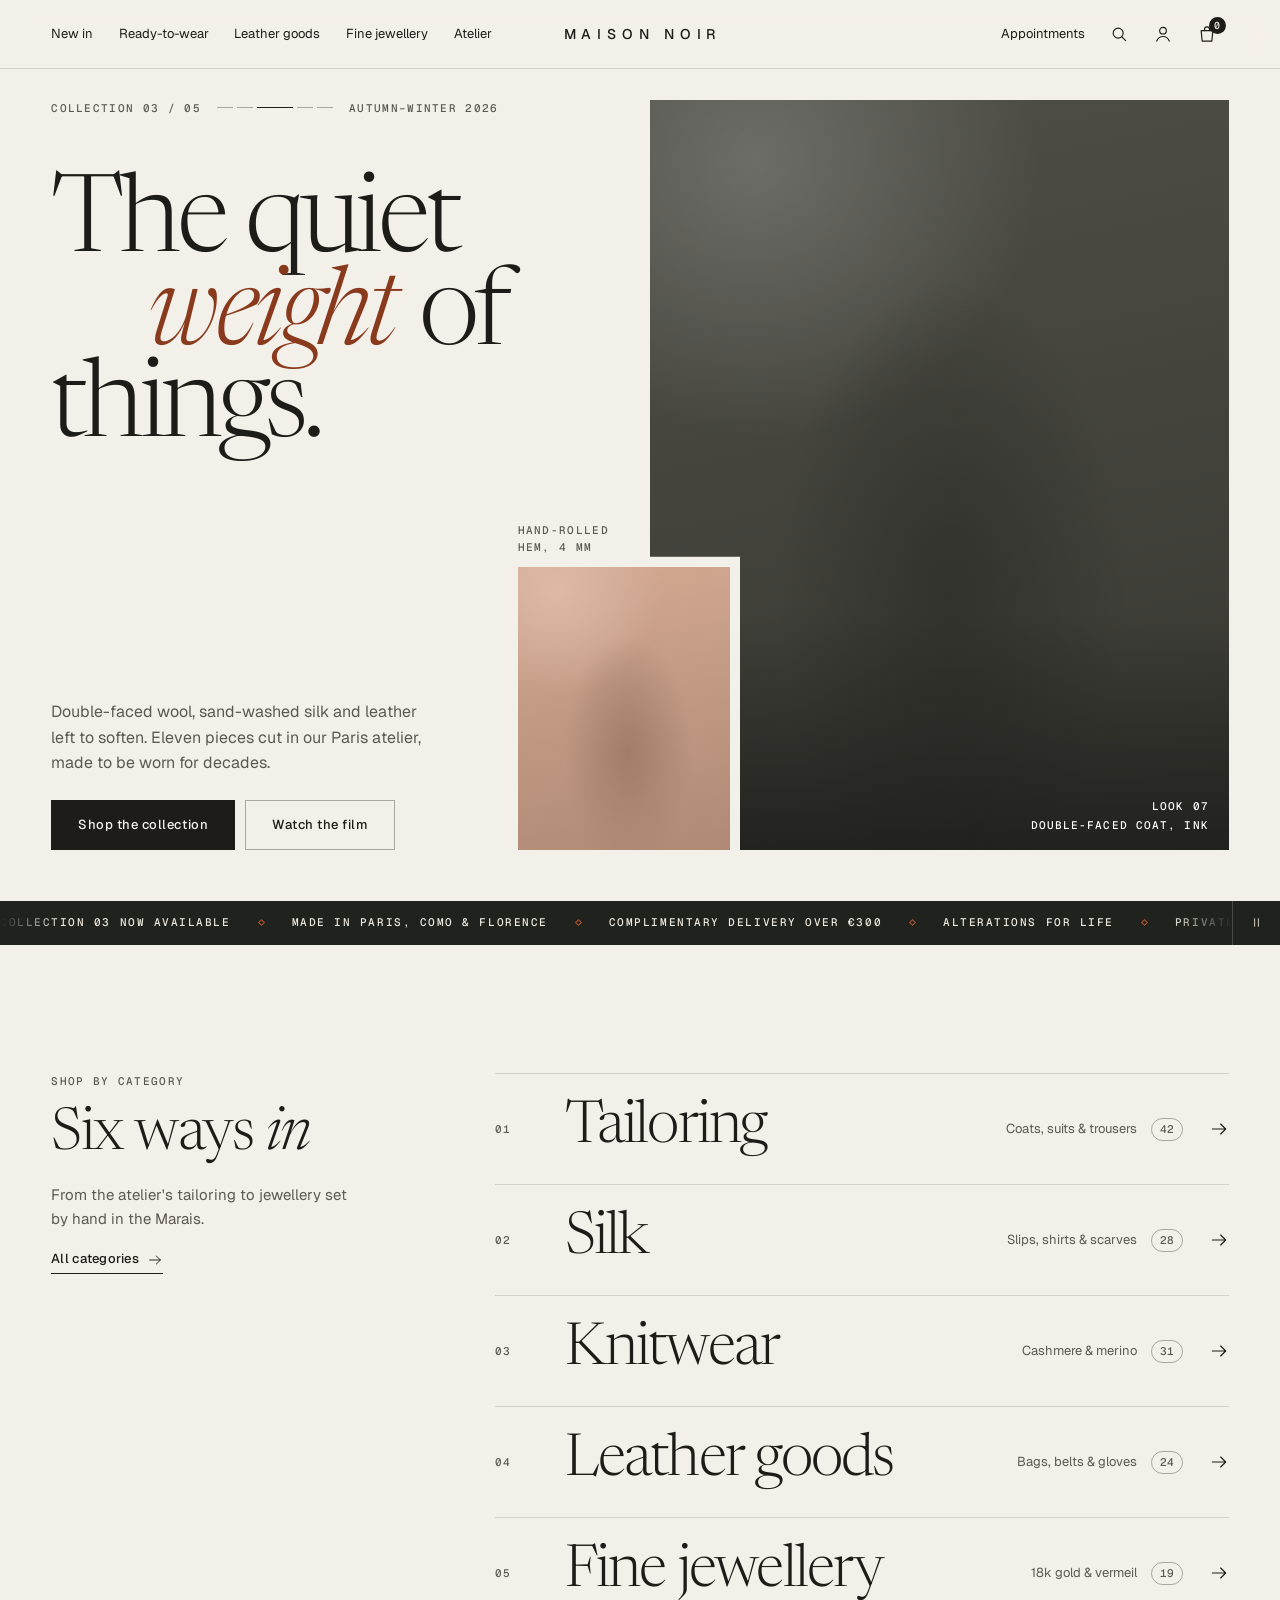
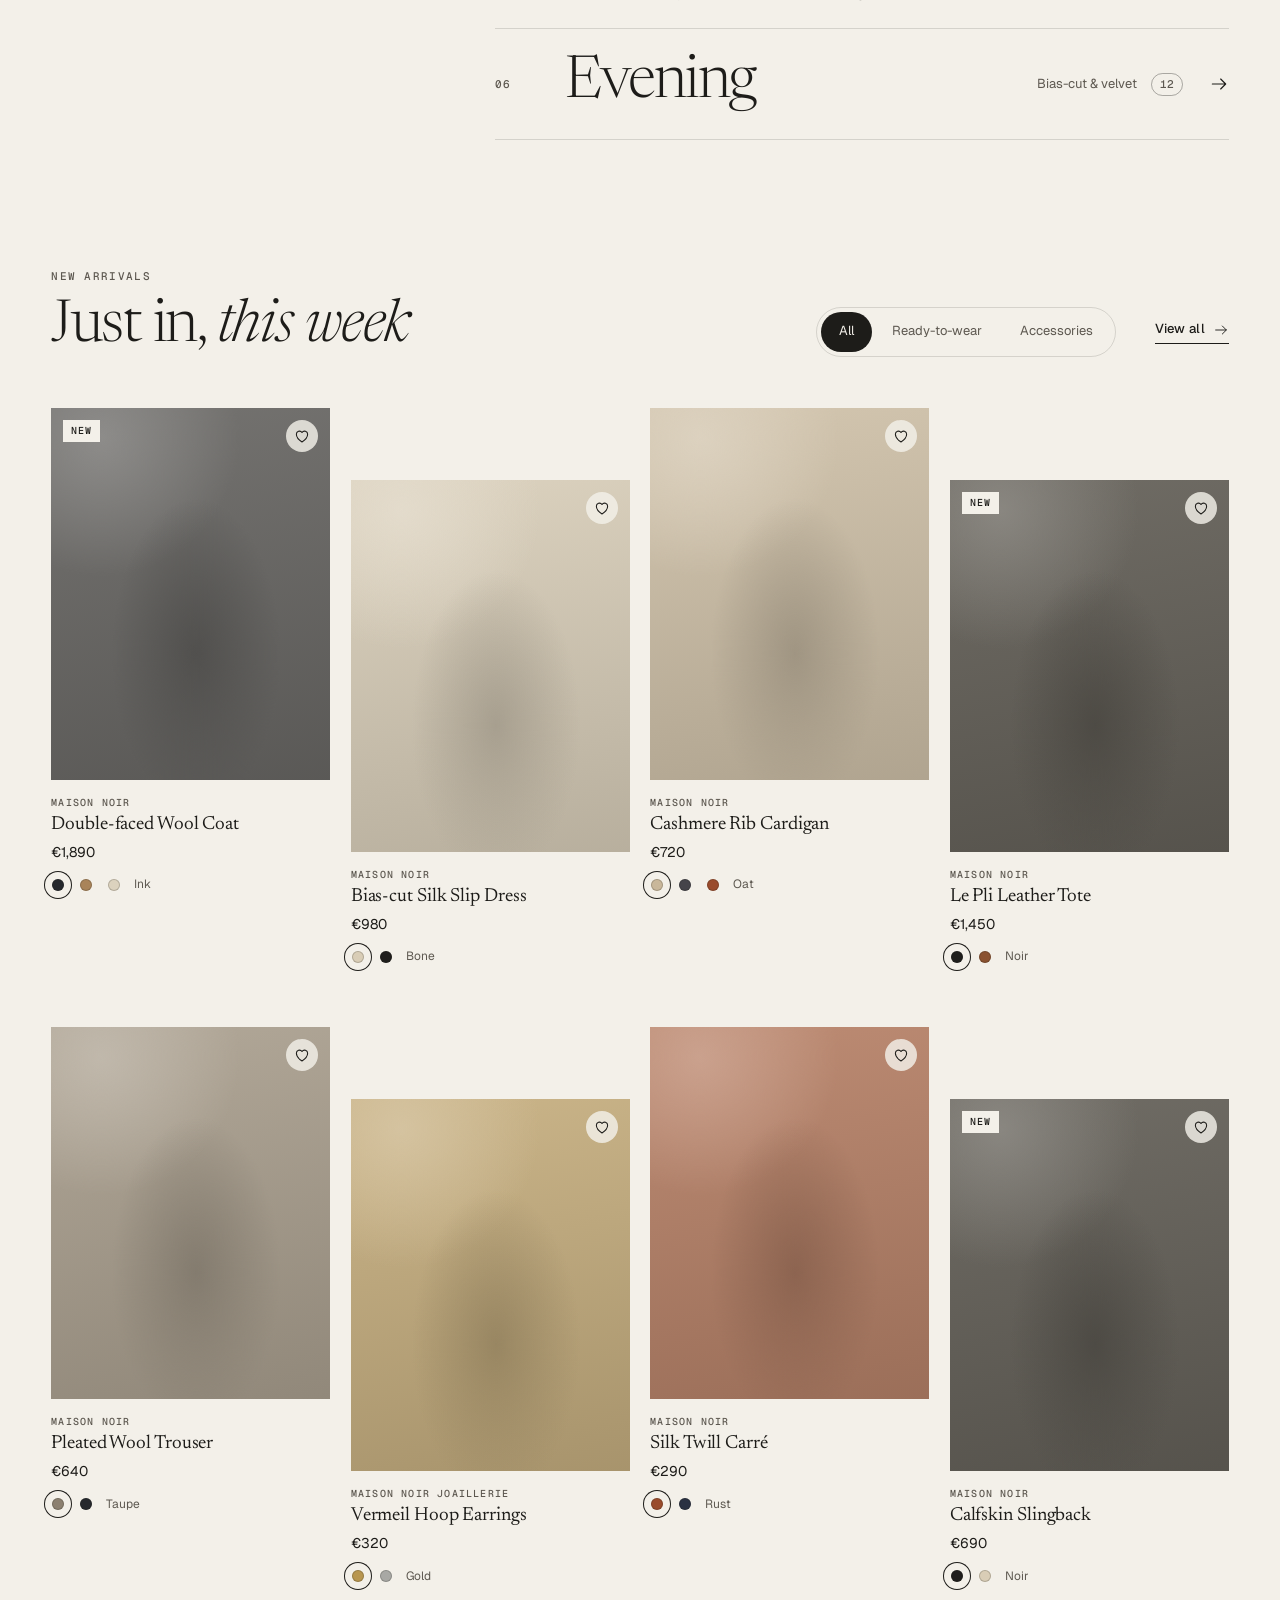
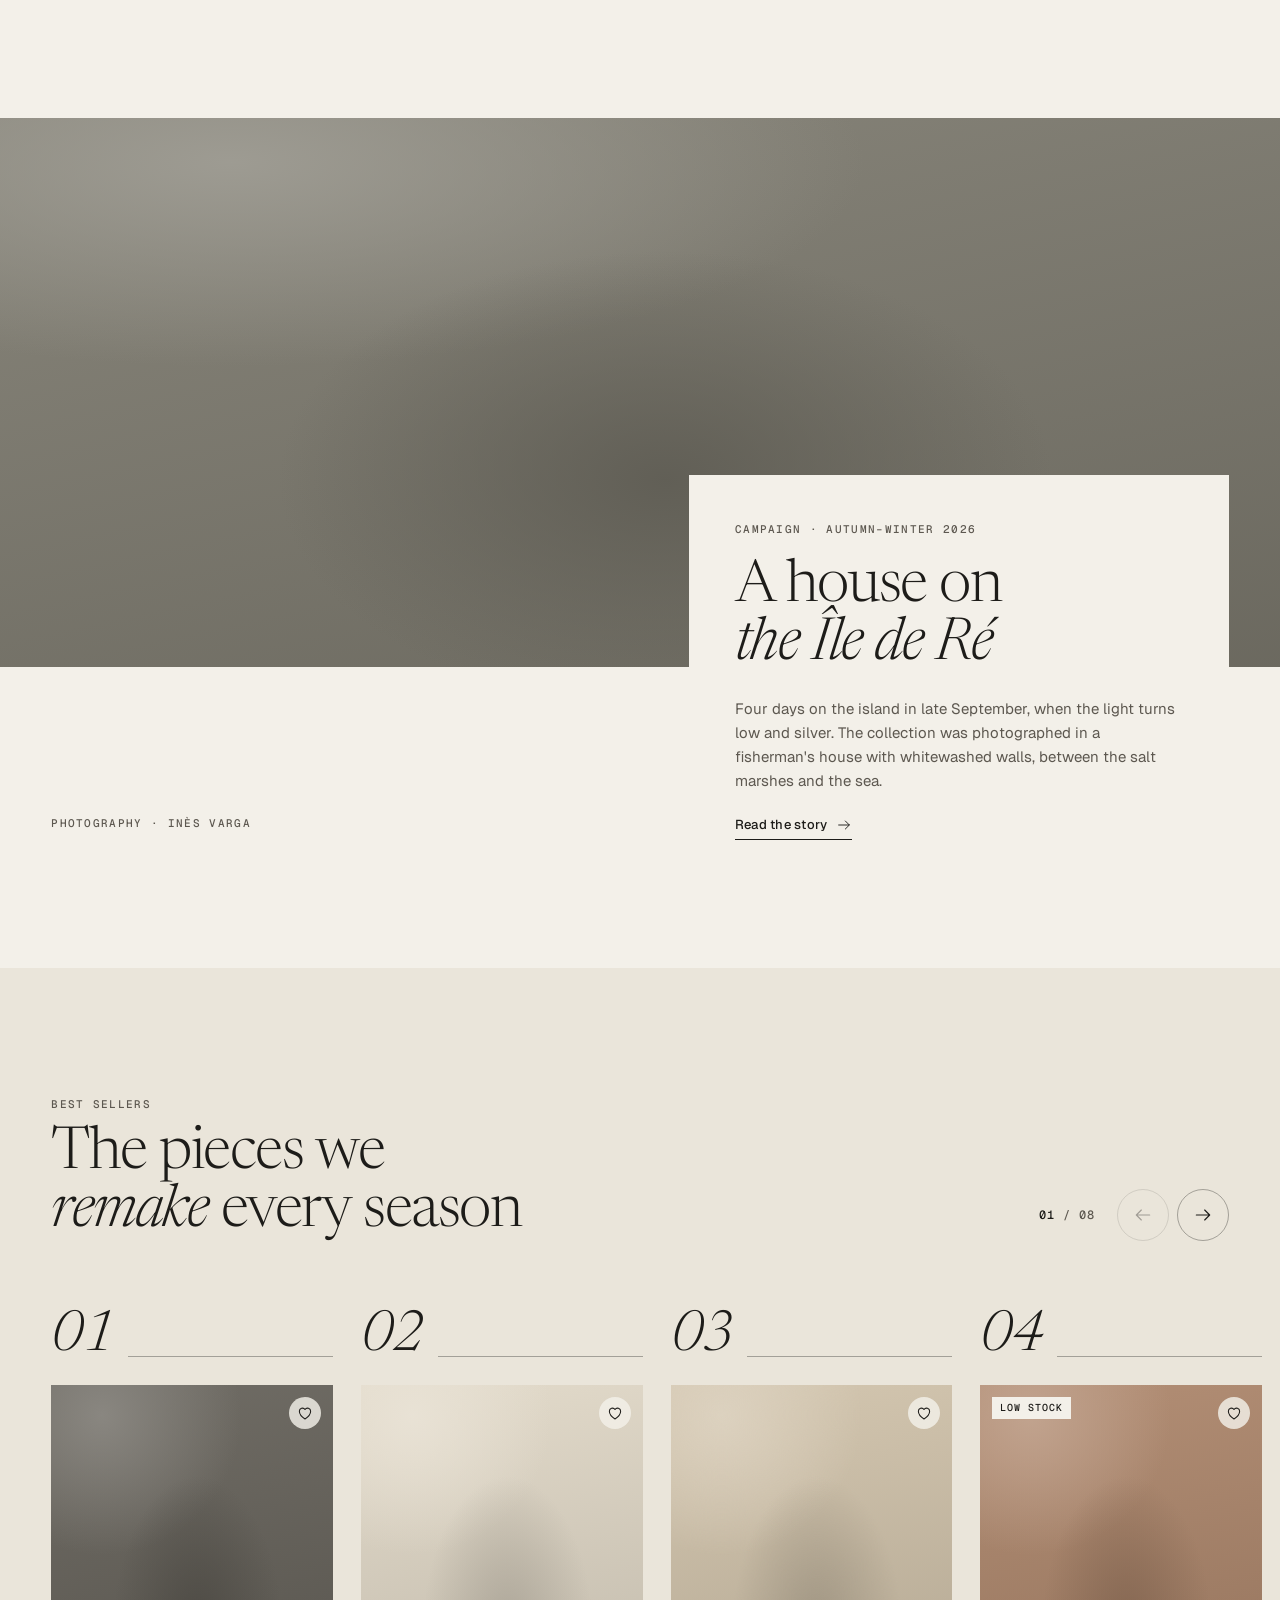
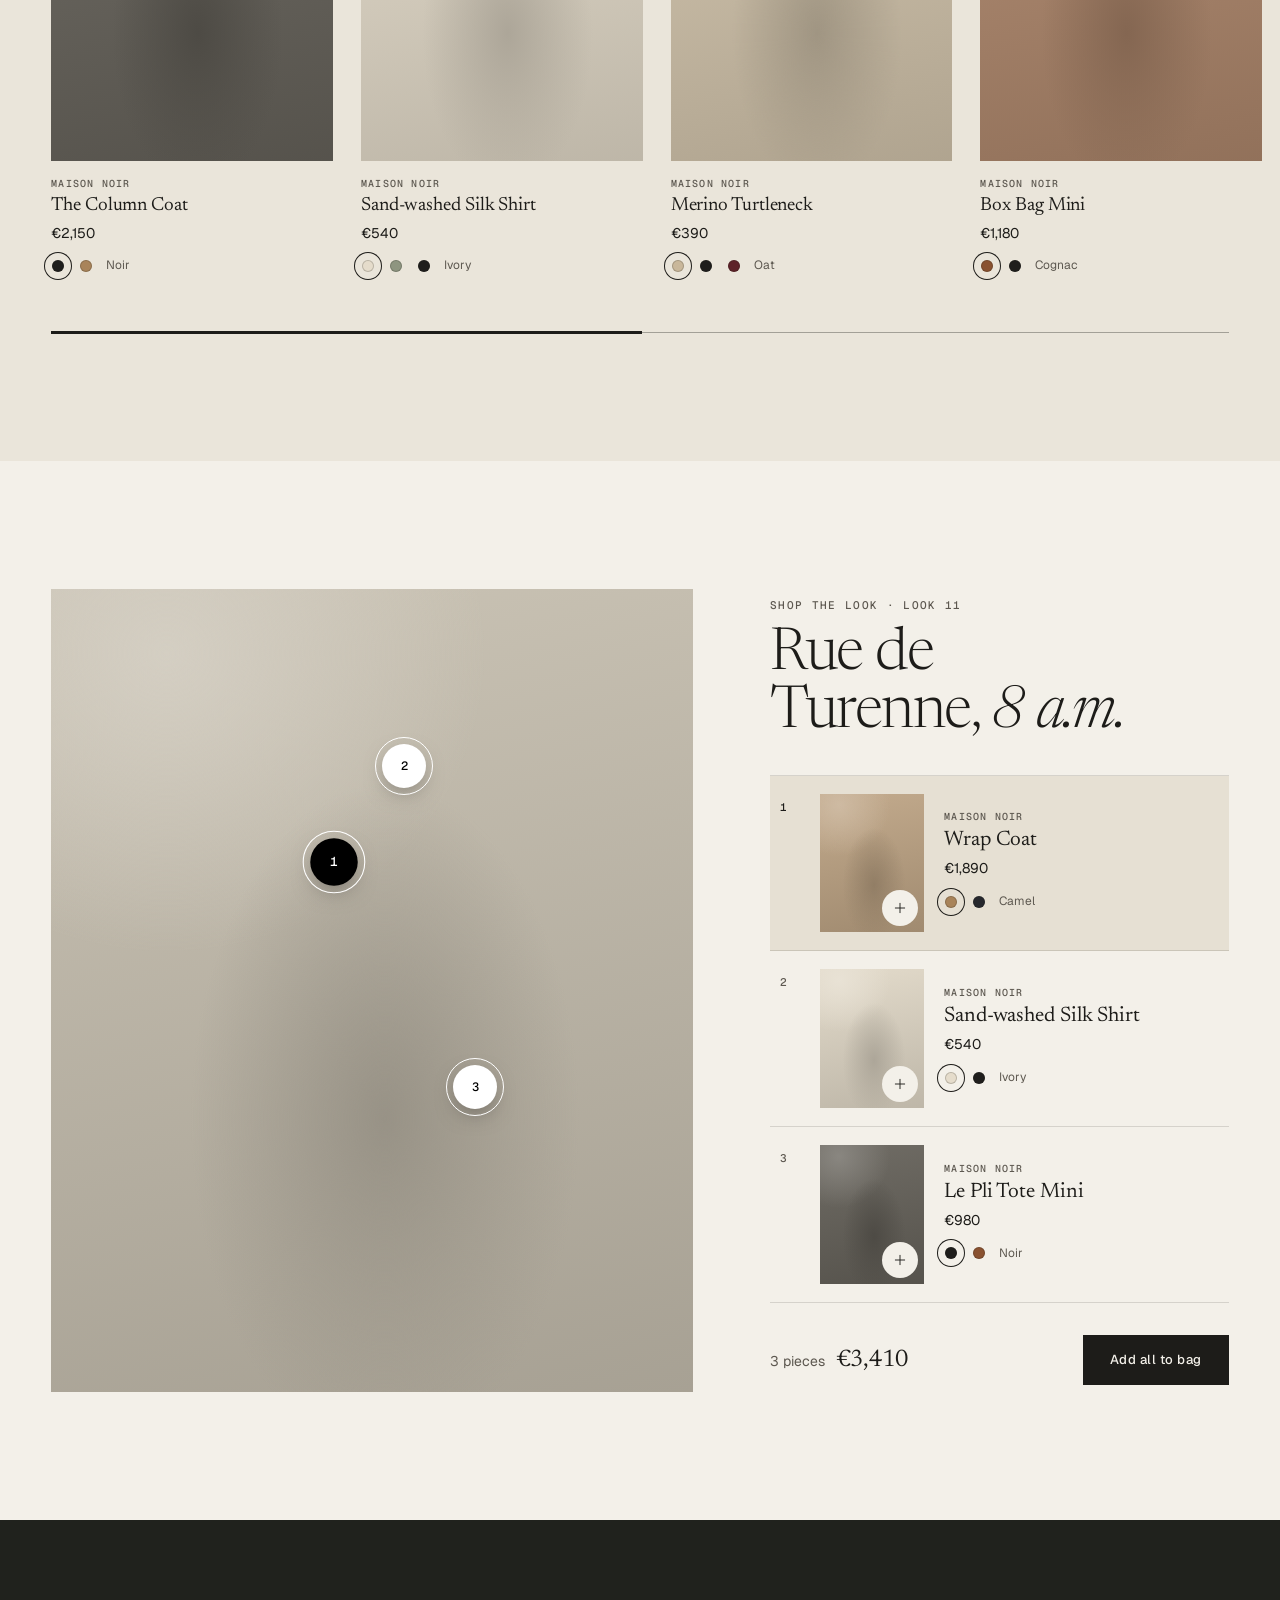
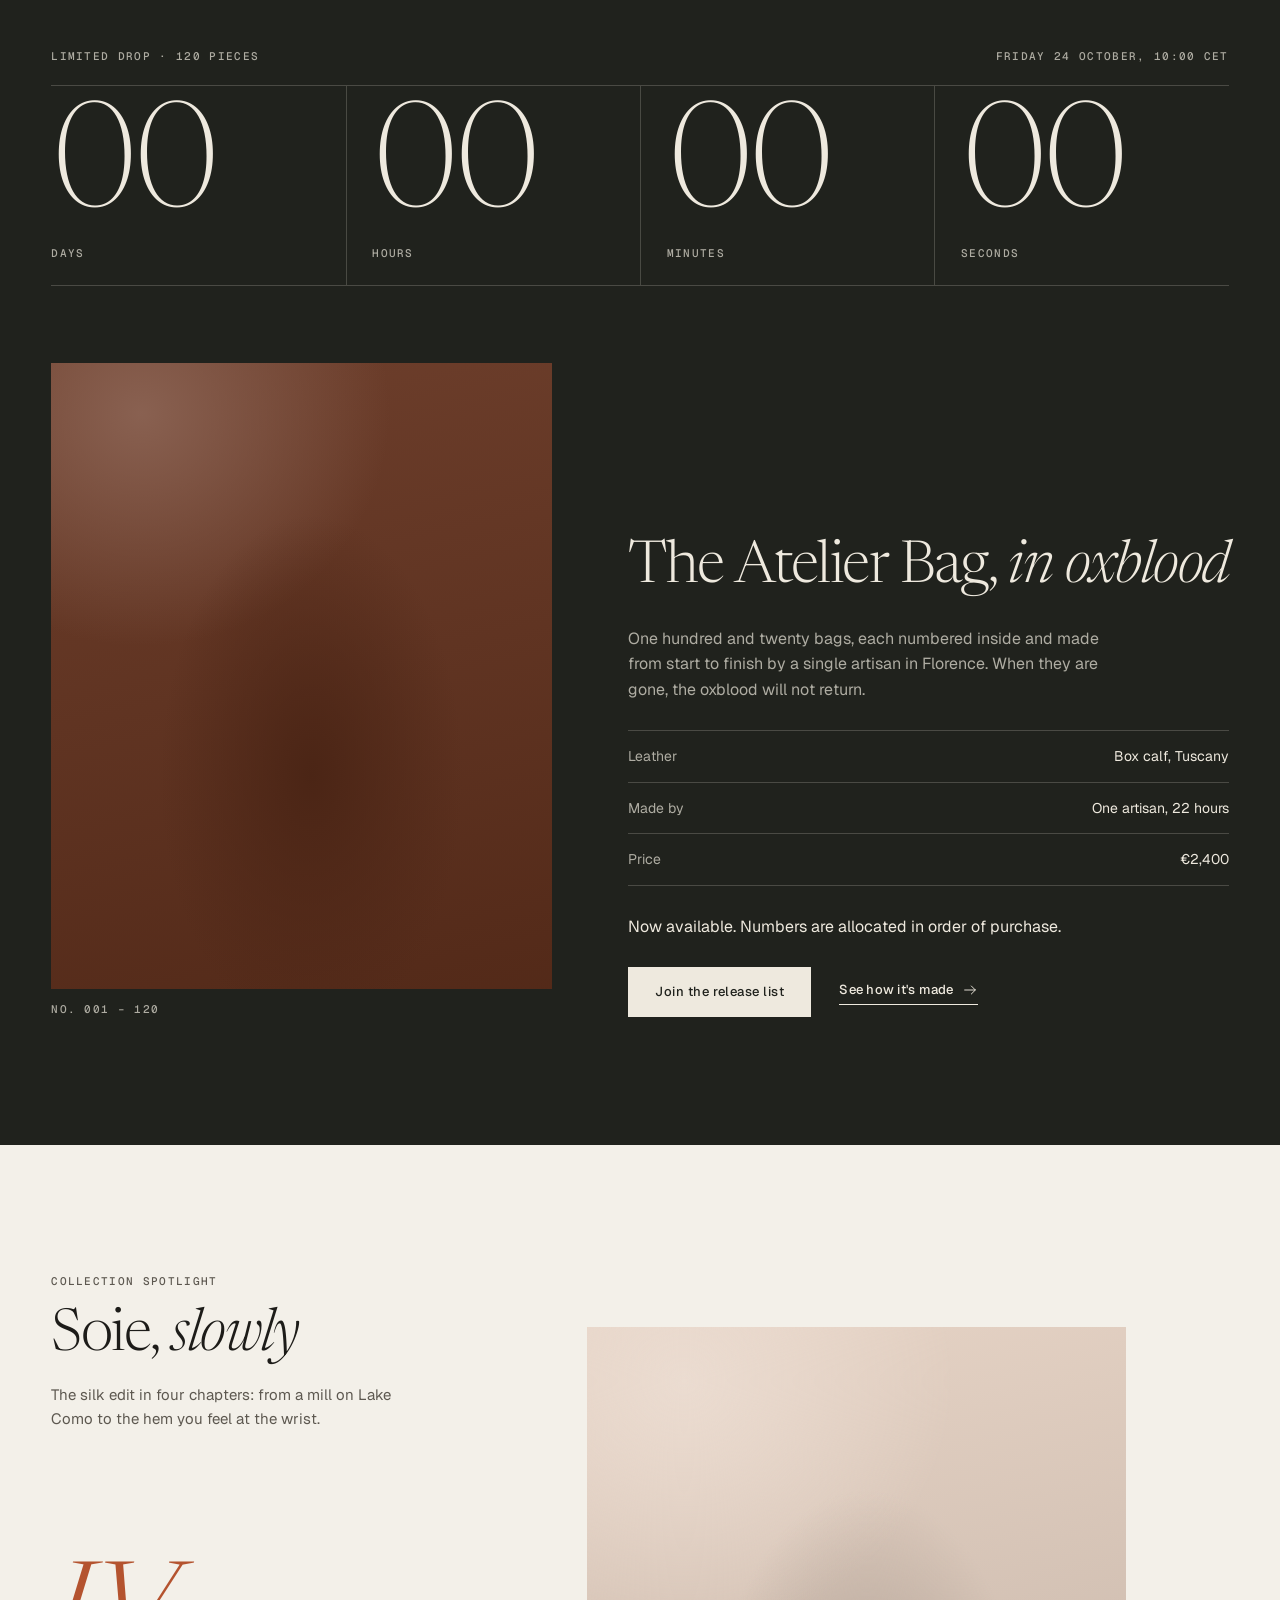
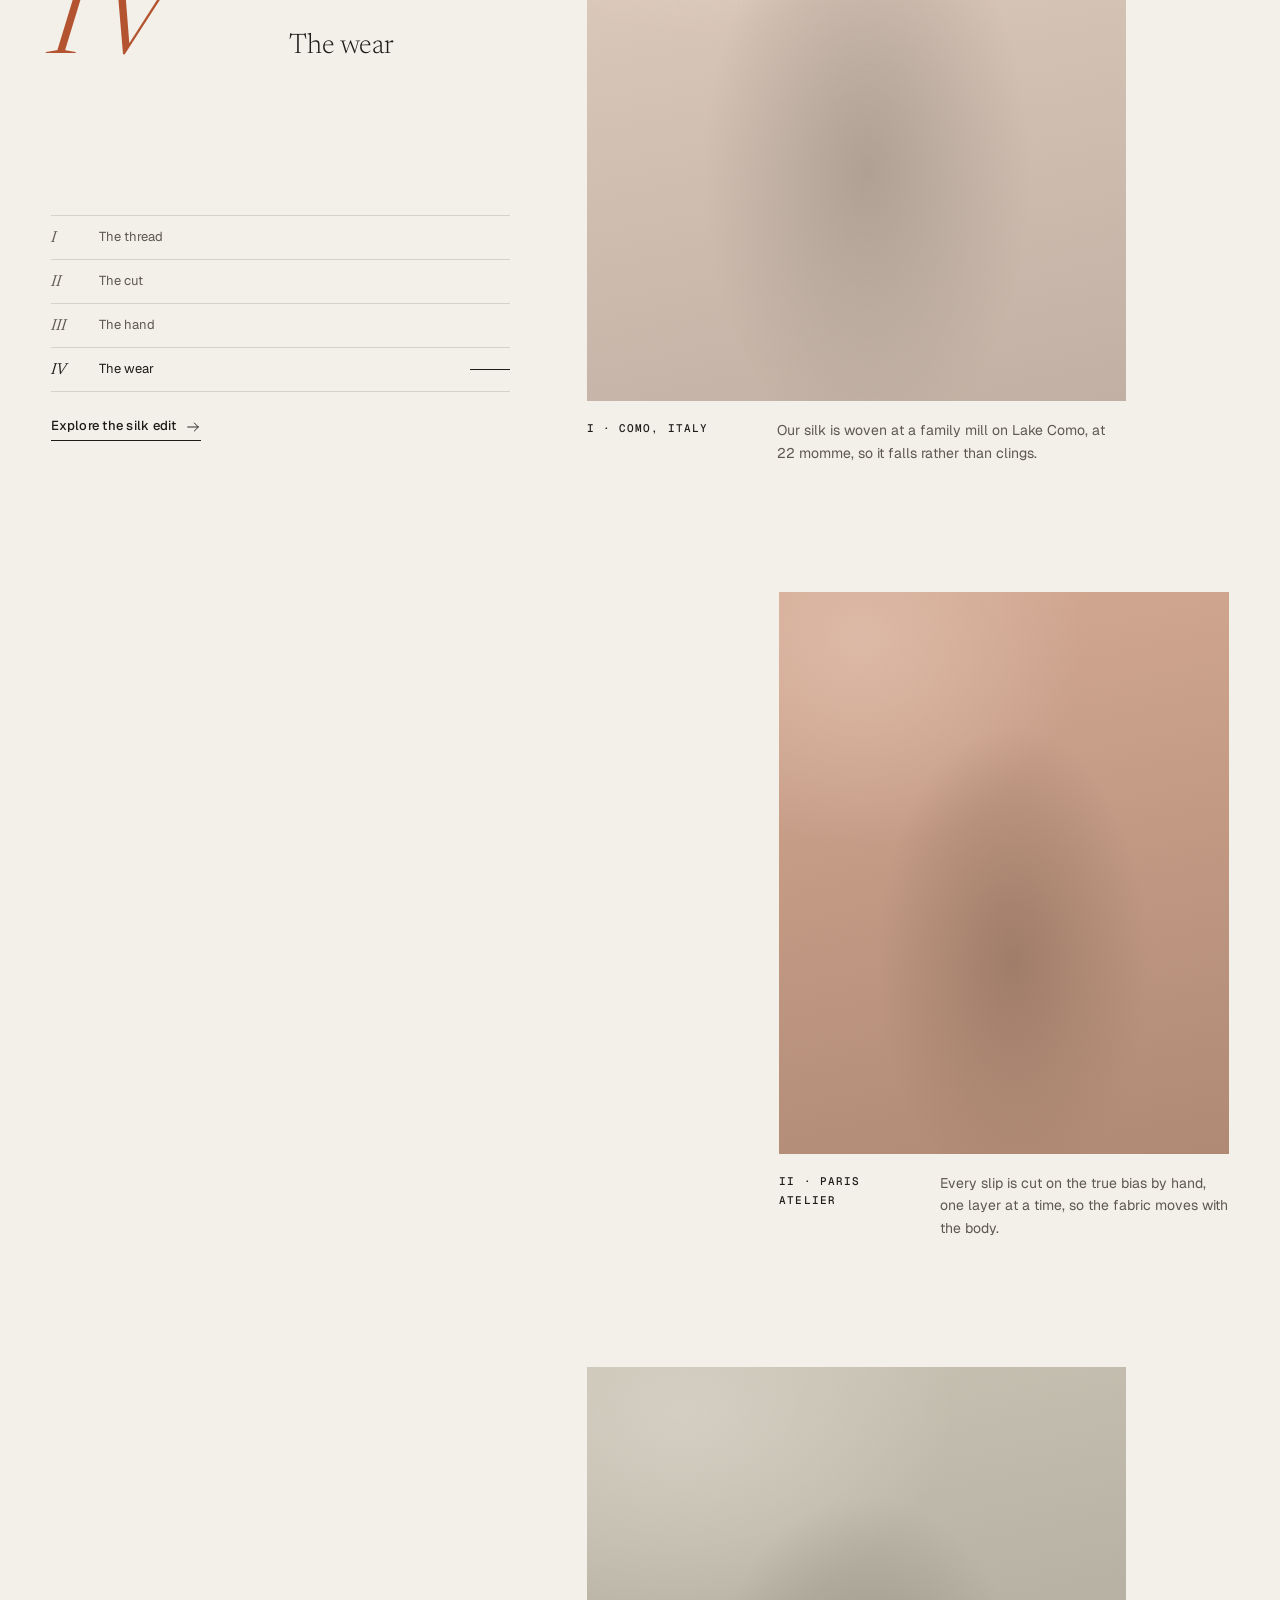
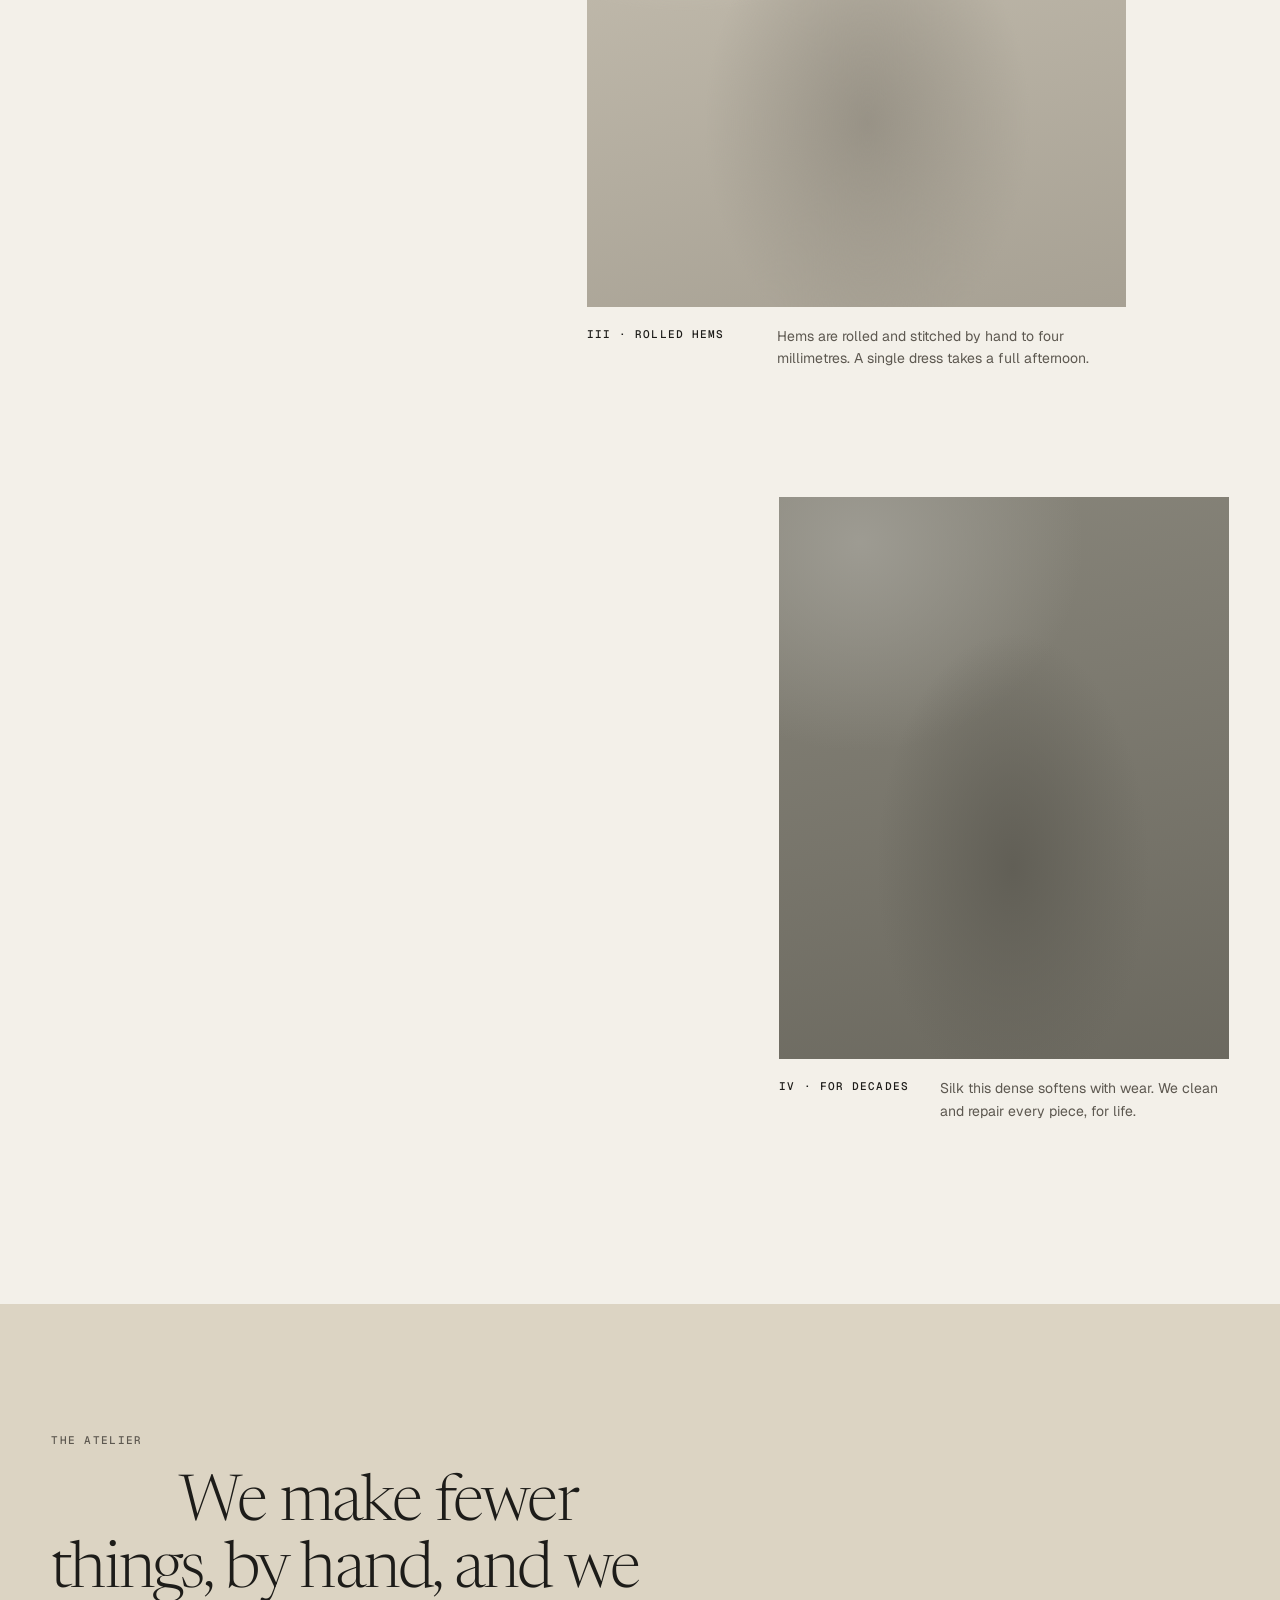
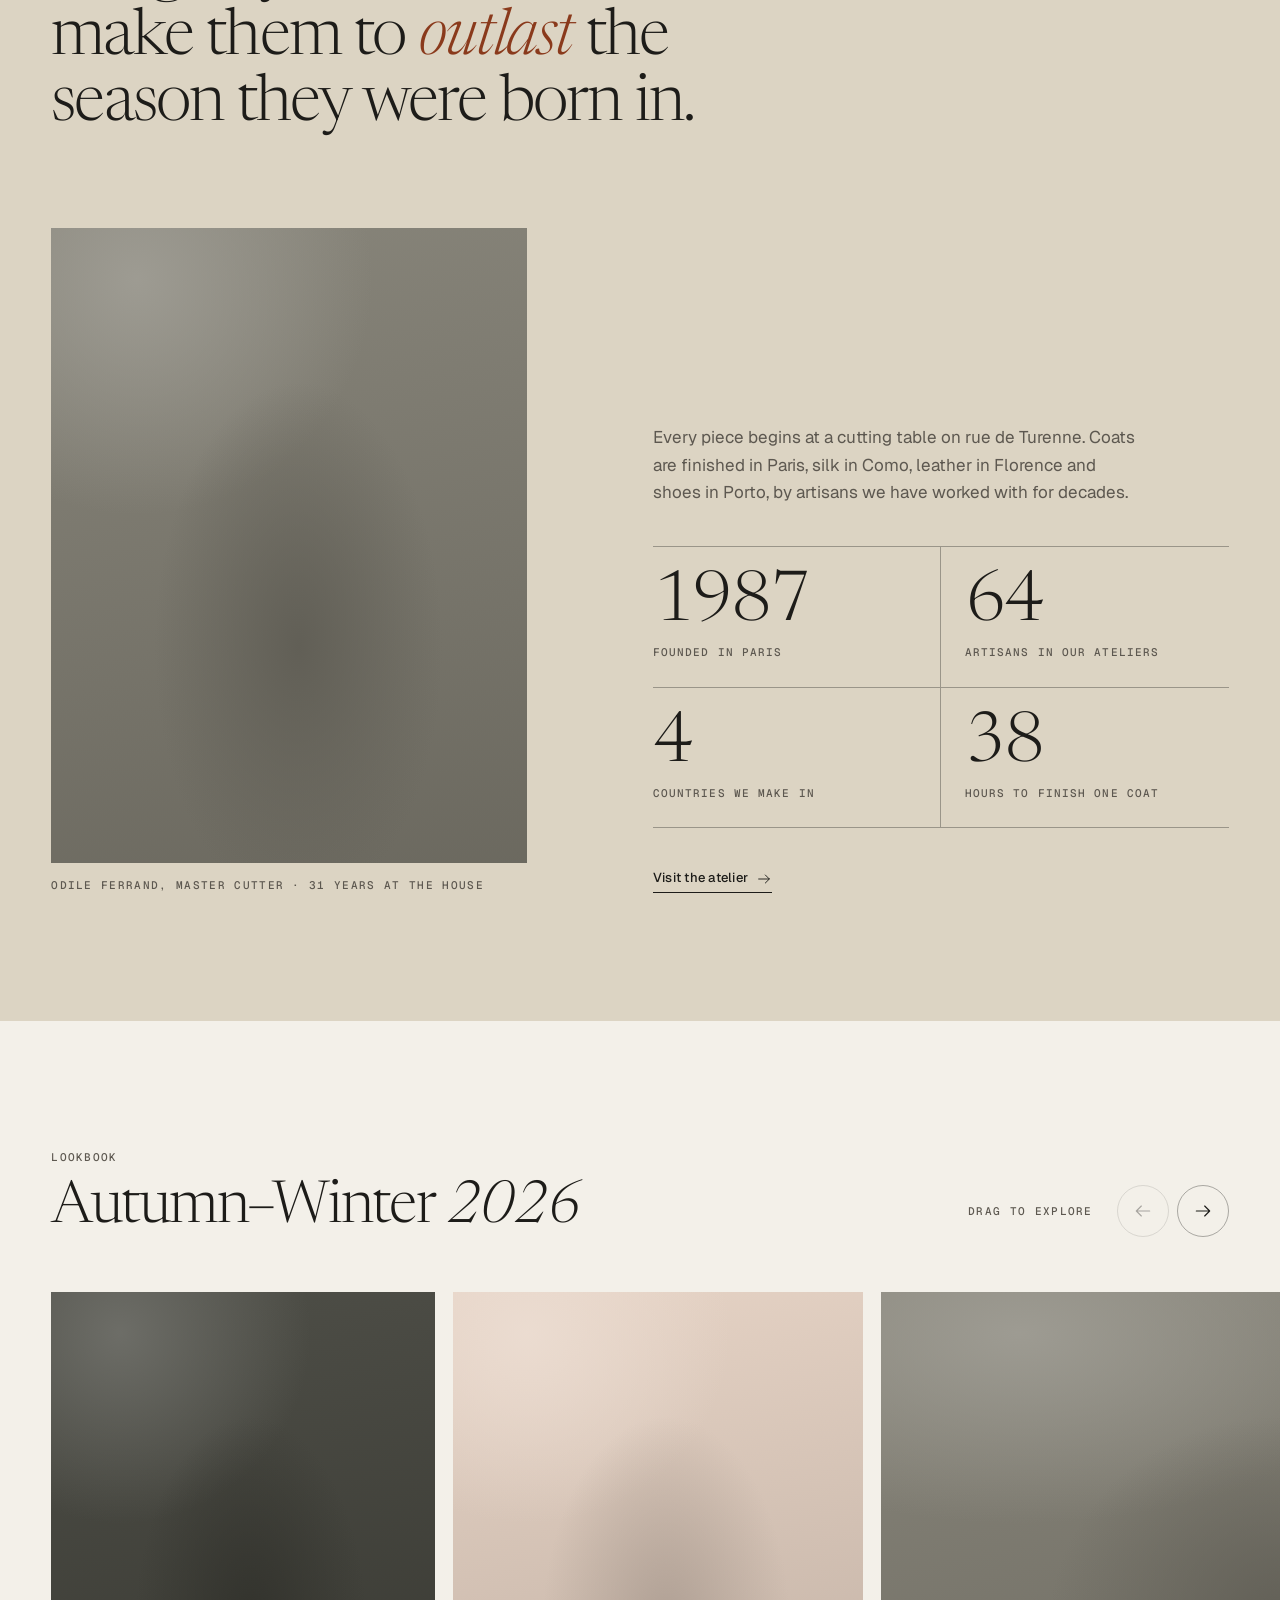
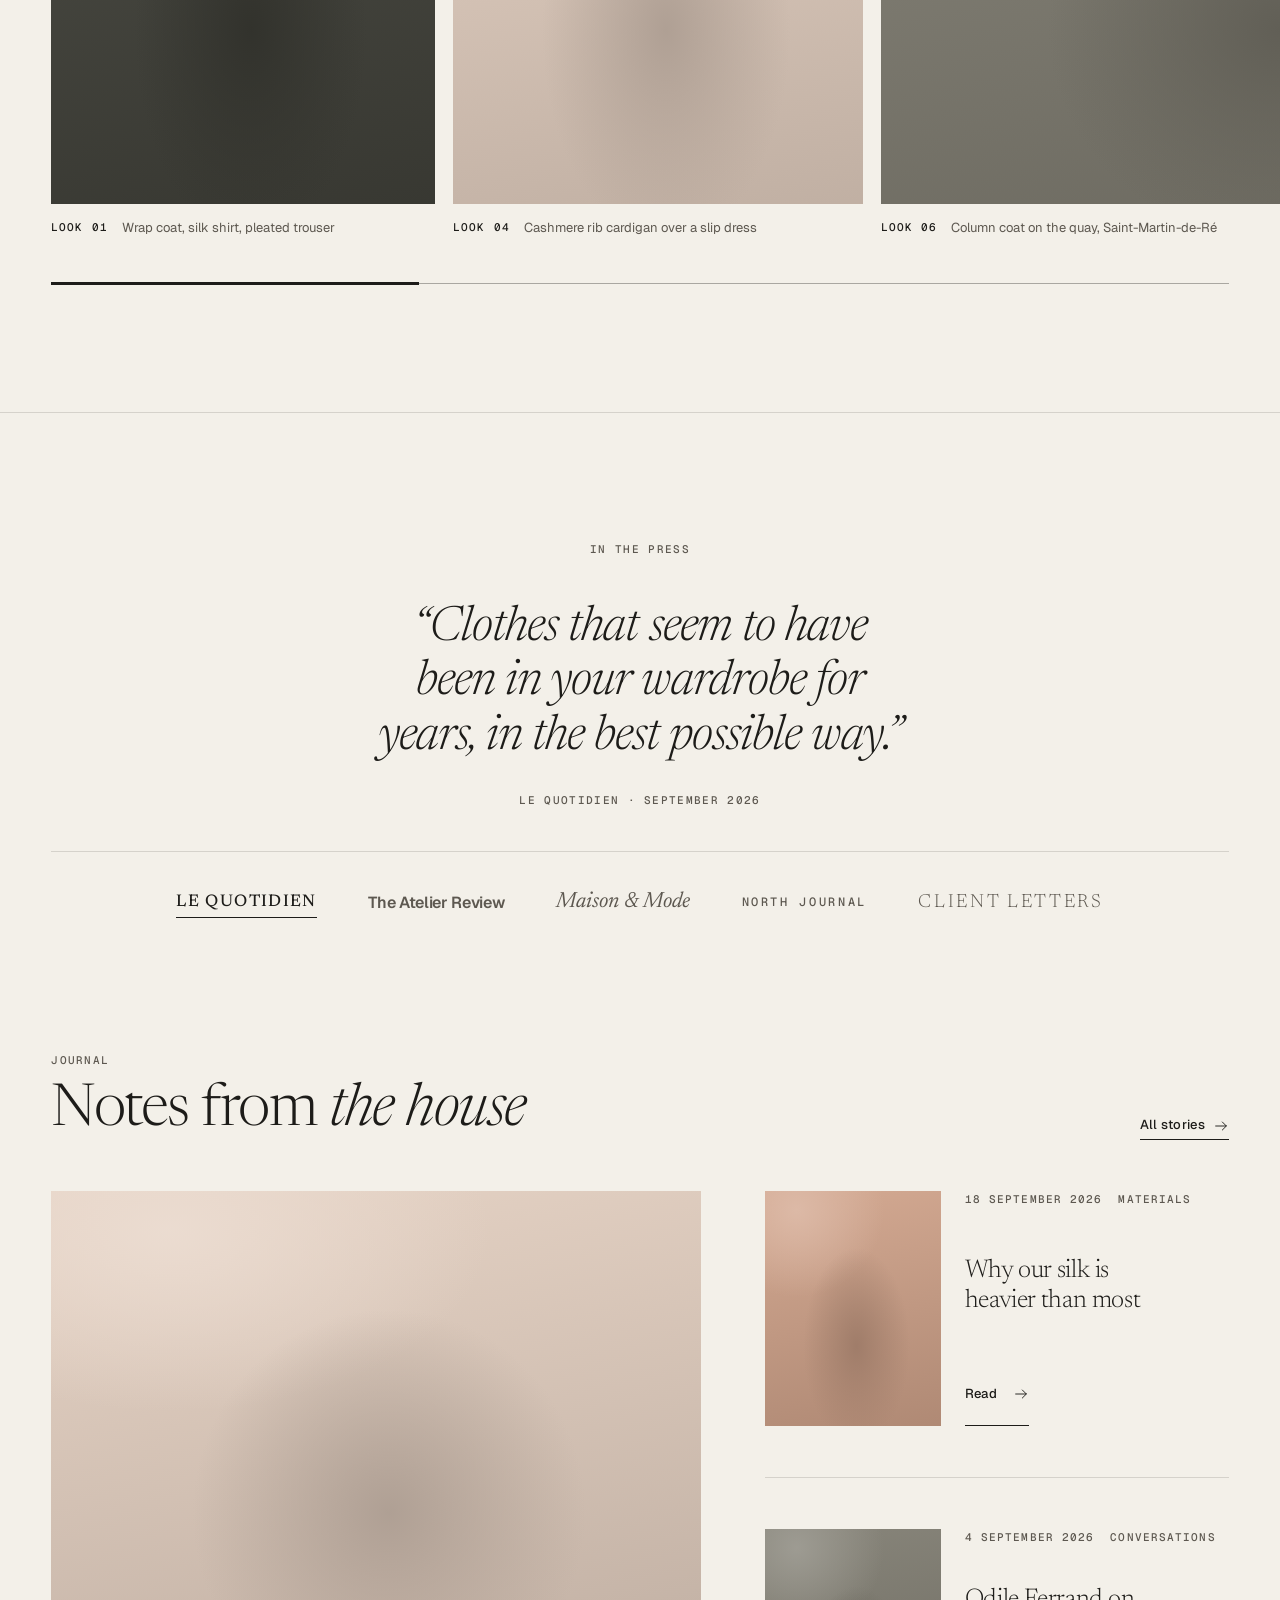
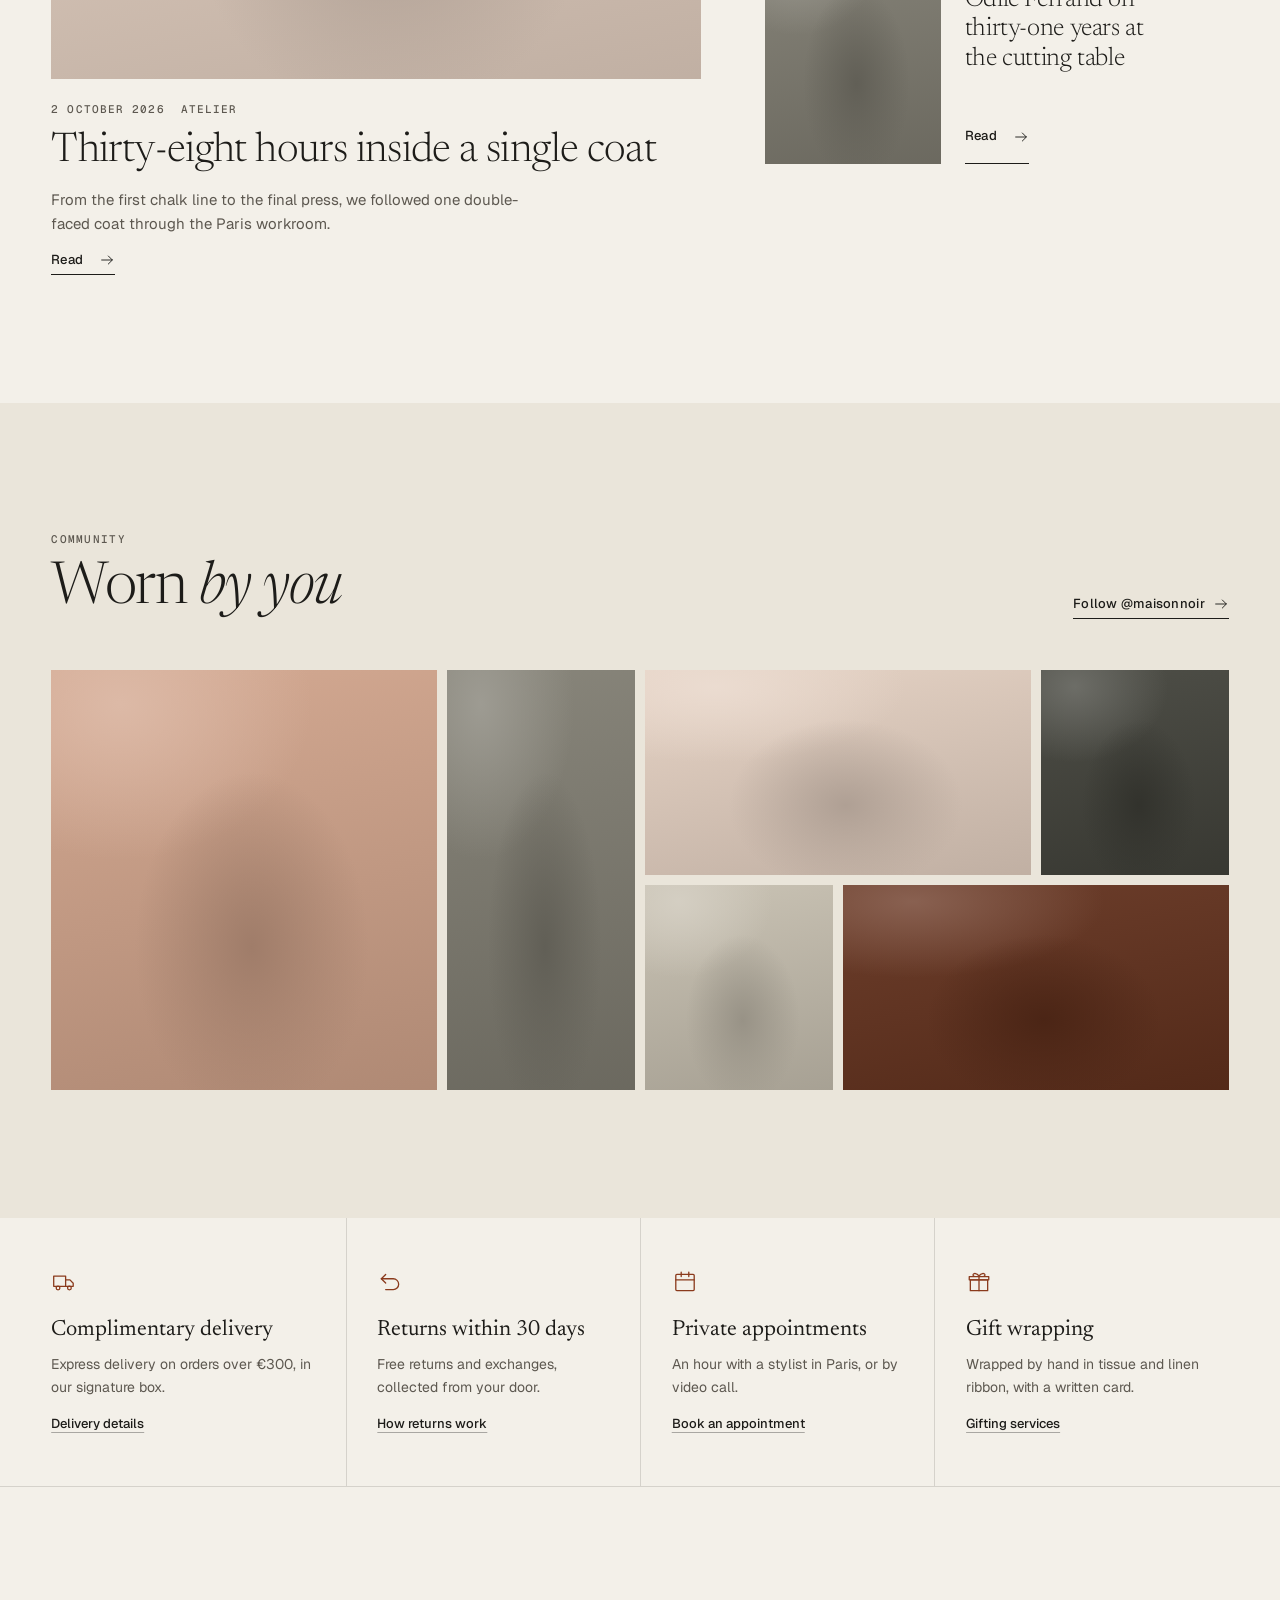
<file: docs/claude_design_ref_home2/index.html>
<!doctype html>
<html lang="en">
<head>
<meta charset="utf-8">
<meta name="viewport" content="width=device-width,initial-scale=1">
<title>Maison Noir · Autumn–Winter 2026</title>
<meta name="description" content="Maison Noir, Paris. Womenswear, tailoring, silk, knitwear, leather goods and fine jewellery, made by hand.">
<link rel="preconnect" href="https://fonts.googleapis.com">
<link rel="preconnect" href="https://fonts.gstatic.com" crossorigin>
<link href="https://fonts.googleapis.com/css2?family=Geist:wght@300..600&family=Geist+Mono:wght@400;500&family=Newsreader:ital,opsz,wght@0,6..72,200..500;1,6..72,200..500&display=swap" rel="stylesheet">
<link rel="stylesheet" href="styles.css">
<script src="script.js" defer></script>
</head>
<body>
<a class="skip" href="#main">Skip to content</a>

<header data-section="header" class="hd">
<div class="hd__in wrap">
<button class="hd__menu" type="button" aria-expanded="false" aria-controls="hd-drawer" aria-label="Open menu"><svg class="ic ic-menu" viewBox="0 0 24 24" aria-hidden="true" focusable="false"><path d="M3 9h18M3 15h18"/></svg></button>
<nav class="hd__nav" aria-label="Primary"><a href="#">New in</a><a href="#">Ready-to-wear</a><a href="#">Leather goods</a><a href="#">Fine jewellery</a><a href="#">Atelier</a></nav>
<a class="hd__logo" href="#">Maison Noir</a>
<div class="hd__tools"><a class="hd__tool hd__tool--txt" href="#">Appointments</a><button class="hd__tool" type="button" aria-label="Search"><svg class="ic ic-search" viewBox="0 0 24 24" aria-hidden="true" focusable="false"><circle cx="11" cy="11" r="6"/><path d="M20 20l-4.6-4.6"/></svg></button><a class="hd__tool hd__acc" href="#" aria-label="Account"><svg class="ic ic-user" viewBox="0 0 24 24" aria-hidden="true" focusable="false"><circle cx="12" cy="8" r="4"/><path d="M4.5 20.5c1.5-3.8 4.4-5.5 7.5-5.5s6 1.7 7.5 5.5"/></svg></a><a class="hd__tool hd__bag" href="#" aria-label="Bag, 0 items"><svg class="ic ic-bag" viewBox="0 0 24 24" aria-hidden="true" focusable="false"><path d="M5 8h14l-1.2 12.5H6.2L5 8z"/><path d="M9 8V6.5a3 3 0 0 1 6 0V8"/></svg><span class="hd__count" data-count>0</span></a></div>
</div>
<div class="hd__drawer" id="hd-drawer" hidden><nav aria-label="Mobile"><a href="#">New in</a><a href="#">Ready-to-wear</a><a href="#">Leather goods</a><a href="#">Fine jewellery</a><a href="#">Atelier</a><a href="#">Appointments</a></nav></div>
</header>

<main id="main">

<section data-section="hero" class="hr" aria-labelledby="hr-title">
<div class="hr__grid wrap">
<div class="hr__meta rv"><span class="eyebrow">Collection 03 / 05</span><span class="hr__ticks" aria-hidden="true"><i></i><i></i><i class="is-on"></i><i></i><i></i></span><span class="eyebrow">Autumn–Winter 2026</span></div>
<h1 class="hr__title rv" id="hr-title" style="--d:.08s"><span>The quiet</span><span><em>weight</em> of</span><span>things.</span></h1>
<div class="hr__foot rv" style="--d:.2s"><p class="hr__text">Double-faced wool, sand-washed silk and leather left to soften. Eleven pieces cut in our Paris atelier, made to be worn for decades.</p><div class="hr__ctas"><a class="btn" href="#">Shop the collection</a><a class="btn btn--ghost" href="#">Watch the film</a></div></div>
<figure class="hr__main rv"><div class="ph t3 hr__img" role="img" aria-label="Model in a long ink wool coat standing in a pale stone courtyard"></div><figcaption class="hr__cap"><span>Look 07</span><span>Double-faced coat, ink</span></figcaption></figure>
<figure class="hr__inset rv" style="--d:.32s"><div class="ph t2 hr__img" role="img" aria-label="Close-up of a hand-rolled silk hem"></div><figcaption class="eyebrow">Hand-rolled hem, 4 mm</figcaption></figure>
</div>
</section>

<section data-section="ticker" class="tk" aria-label="House notes">
<div class="tk__in">
<div class="tk__vp"><div class="tk__track"><ul class="tk__list"><li class="tk__item">Collection 03 now available</li><li class="tk__item">Made in Paris, Como &amp; Florence</li><li class="tk__item">Complimentary delivery over €300</li><li class="tk__item">Alterations for life</li><li class="tk__item">Private appointments, rue de Turenne</li></ul></div></div>
<button class="tk__toggle" type="button" aria-pressed="false" aria-label="Pause ticker"><svg class="ic ic-pause" viewBox="0 0 24 24" aria-hidden="true" focusable="false"><path d="M9 6v12M15 6v12"/></svg><svg class="ic ic-play" viewBox="0 0 24 24" aria-hidden="true" focusable="false"><path d="M8 5.5l11 6.5-11 6.5z"/></svg></button>
</div>
</section>

<section data-section="categories" class="ct" aria-labelledby="ct-title">
<div class="ct__grid wrap">
<div class="ct__head rv"><span class="eyebrow">Shop by category</span><h2 class="h2" id="ct-title">Six ways <em>in</em></h2><p class="ct__lede">From the atelier's tailoring to jewellery set by hand in the Marais.</p><a class="lnk" href="#">All categories <svg class="ic ic-arrow" viewBox="0 0 24 24" aria-hidden="true" focusable="false"><path d="M4 12h16M14 6l6 6-6 6"/></svg></a></div>
<ul class="ct__list">
<li class="ct__row rv"><a class="ct__link" href="#"><span class="ct__num">01</span><span class="ct__name">Tailoring</span><span class="ct__meta">Coats, suits &amp; trousers<b>42</b></span><svg class="ic ic-arrow" viewBox="0 0 24 24" aria-hidden="true" focusable="false"><path d="M4 12h16M14 6l6 6-6 6"/></svg><span class="ct__img ph t3" aria-hidden="true"></span></a></li>
<li class="ct__row rv"><a class="ct__link" href="#"><span class="ct__num">02</span><span class="ct__name">Silk</span><span class="ct__meta">Slips, shirts &amp; scarves<b>28</b></span><svg class="ic ic-arrow" viewBox="0 0 24 24" aria-hidden="true" focusable="false"><path d="M4 12h16M14 6l6 6-6 6"/></svg><span class="ct__img ph t4" aria-hidden="true"></span></a></li>
<li class="ct__row rv"><a class="ct__link" href="#"><span class="ct__num">03</span><span class="ct__name">Knitwear</span><span class="ct__meta">Cashmere &amp; merino<b>31</b></span><svg class="ic ic-arrow" viewBox="0 0 24 24" aria-hidden="true" focusable="false"><path d="M4 12h16M14 6l6 6-6 6"/></svg><span class="ct__img ph t1" aria-hidden="true"></span></a></li>
<li class="ct__row rv"><a class="ct__link" href="#"><span class="ct__num">04</span><span class="ct__name">Leather goods</span><span class="ct__meta">Bags, belts &amp; gloves<b>24</b></span><svg class="ic ic-arrow" viewBox="0 0 24 24" aria-hidden="true" focusable="false"><path d="M4 12h16M14 6l6 6-6 6"/></svg><span class="ct__img ph t6" aria-hidden="true"></span></a></li>
<li class="ct__row rv"><a class="ct__link" href="#"><span class="ct__num">05</span><span class="ct__name">Fine jewellery</span><span class="ct__meta">18k gold &amp; vermeil<b>19</b></span><svg class="ic ic-arrow" viewBox="0 0 24 24" aria-hidden="true" focusable="false"><path d="M4 12h16M14 6l6 6-6 6"/></svg><span class="ct__img ph t2" aria-hidden="true"></span></a></li>
<li class="ct__row rv"><a class="ct__link" href="#"><span class="ct__num">06</span><span class="ct__name">Evening</span><span class="ct__meta">Bias-cut &amp; velvet<b>12</b></span><svg class="ic ic-arrow" viewBox="0 0 24 24" aria-hidden="true" focusable="false"><path d="M4 12h16M14 6l6 6-6 6"/></svg><span class="ct__img ph t5" aria-hidden="true"></span></a></li>
</ul>
</div>
</section>

<section data-section="new-arrivals" class="na" aria-labelledby="na-title">
<div class="wrap">
<div class="na__head">
<div class="rv"><span class="eyebrow">New arrivals</span><h2 class="h2" id="na-title">Just in, <em>this week</em></h2></div>
<div class="na__ctrl rv"><div class="na__tabs" role="tablist" aria-label="Filter new arrivals"><button class="na__tab" type="button" role="tab" aria-selected="true" aria-controls="na-panel" data-filter="all">All</button><button class="na__tab" type="button" role="tab" aria-selected="false" aria-controls="na-panel" data-filter="rtw" tabindex="-1">Ready-to-wear</button><button class="na__tab" type="button" role="tab" aria-selected="false" aria-controls="na-panel" data-filter="acc" tabindex="-1">Accessories</button></div><a class="lnk" href="#">View all <svg class="ic ic-arrow" viewBox="0 0 24 24" aria-hidden="true" focusable="false"><path d="M4 12h16M14 6l6 6-6 6"/></svg></a></div>
</div>
<div class="na__grid" id="na-panel" role="tabpanel" aria-label="New arrivals">
<article class="pc rv" data-type="rtw">
<div class="pc__media"><a class="pc__link" href="#" tabindex="-1"><div class="ph pc__img" style="--ph:color-mix(in oklab, #26282D 58%, var(--c-deep))" role="img" aria-label="Double-faced Wool Coat, ink, front view"></div><div class="ph pc__img pc__img--alt" style="--ph:color-mix(in oklab, #26282D 26%, var(--c-soft))" aria-hidden="true"></div></a><ul class="pc__badges"><li class="pc__badge">New</li></ul><button class="pc__heart" type="button" aria-pressed="false" aria-label="Save Double-faced Wool Coat to wishlist"><svg class="ic ic-heart" viewBox="0 0 24 24" aria-hidden="true" focusable="false"><path d="M12 20s-7.5-4.6-7.5-10.2A4.1 4.1 0 0 1 12 7.4a4.1 4.1 0 0 1 7.5 2.4C19.5 15.4 12 20 12 20z"/></svg></button><button class="pc__add" type="button" aria-label="Quick add Double-faced Wool Coat"><span class="pc__add-t">Quick add</span><svg class="ic ic-plus" viewBox="0 0 24 24" aria-hidden="true" focusable="false"><path d="M12 5v14M5 12h14"/></svg></button></div>
<div class="pc__body"><p class="pc__brand">Maison Noir</p><h3 class="pc__title"><a href="#">Double-faced Wool Coat</a></h3><p class="pc__price"><span class="pc__now">€1,890</span></p><div class="pc__sw" role="group" aria-label="Colours"><button class="pc__dot" type="button" style="--sw:#26282D" aria-pressed="true" aria-label="Ink"></button><button class="pc__dot" type="button" style="--sw:#A9845A" aria-pressed="false" aria-label="Camel"></button><button class="pc__dot" type="button" style="--sw:#DCD2BE" aria-pressed="false" aria-label="Ecru"></button><span class="pc__colour">Ink</span></div></div>
</article><article class="pc rv" data-type="rtw">
<div class="pc__media"><a class="pc__link" href="#" tabindex="-1"><div class="ph pc__img" style="--ph:color-mix(in oklab, #D9CDB6 58%, var(--c-deep))" role="img" aria-label="Bias-cut Silk Slip Dress, bone, front view"></div><div class="ph pc__img pc__img--alt" style="--ph:color-mix(in oklab, #D9CDB6 26%, var(--c-soft))" aria-hidden="true"></div></a><button class="pc__heart" type="button" aria-pressed="false" aria-label="Save Bias-cut Silk Slip Dress to wishlist"><svg class="ic ic-heart" viewBox="0 0 24 24" aria-hidden="true" focusable="false"><path d="M12 20s-7.5-4.6-7.5-10.2A4.1 4.1 0 0 1 12 7.4a4.1 4.1 0 0 1 7.5 2.4C19.5 15.4 12 20 12 20z"/></svg></button><button class="pc__add" type="button" aria-label="Quick add Bias-cut Silk Slip Dress"><span class="pc__add-t">Quick add</span><svg class="ic ic-plus" viewBox="0 0 24 24" aria-hidden="true" focusable="false"><path d="M12 5v14M5 12h14"/></svg></button></div>
<div class="pc__body"><p class="pc__brand">Maison Noir</p><h3 class="pc__title"><a href="#">Bias-cut Silk Slip Dress</a></h3><p class="pc__price"><span class="pc__now">€980</span></p><div class="pc__sw" role="group" aria-label="Colours"><button class="pc__dot" type="button" style="--sw:#D9CDB6" aria-pressed="true" aria-label="Bone"></button><button class="pc__dot" type="button" style="--sw:#1F1E1C" aria-pressed="false" aria-label="Noir"></button><span class="pc__colour">Bone</span></div></div>
</article><article class="pc rv" data-type="rtw">
<div class="pc__media"><a class="pc__link" href="#" tabindex="-1"><div class="ph pc__img" style="--ph:color-mix(in oklab, #C9B79A 58%, var(--c-deep))" role="img" aria-label="Cashmere Rib Cardigan, oat, front view"></div><div class="ph pc__img pc__img--alt" style="--ph:color-mix(in oklab, #C9B79A 26%, var(--c-soft))" aria-hidden="true"></div></a><button class="pc__heart" type="button" aria-pressed="false" aria-label="Save Cashmere Rib Cardigan to wishlist"><svg class="ic ic-heart" viewBox="0 0 24 24" aria-hidden="true" focusable="false"><path d="M12 20s-7.5-4.6-7.5-10.2A4.1 4.1 0 0 1 12 7.4a4.1 4.1 0 0 1 7.5 2.4C19.5 15.4 12 20 12 20z"/></svg></button><button class="pc__add" type="button" aria-label="Quick add Cashmere Rib Cardigan"><span class="pc__add-t">Quick add</span><svg class="ic ic-plus" viewBox="0 0 24 24" aria-hidden="true" focusable="false"><path d="M12 5v14M5 12h14"/></svg></button></div>
<div class="pc__body"><p class="pc__brand">Maison Noir</p><h3 class="pc__title"><a href="#">Cashmere Rib Cardigan</a></h3><p class="pc__price"><span class="pc__now">€720</span></p><div class="pc__sw" role="group" aria-label="Colours"><button class="pc__dot" type="button" style="--sw:#C9B79A" aria-pressed="true" aria-label="Oat"></button><button class="pc__dot" type="button" style="--sw:#45444A" aria-pressed="false" aria-label="Charcoal"></button><button class="pc__dot" type="button" style="--sw:#9A4B2C" aria-pressed="false" aria-label="Rust"></button><span class="pc__colour">Oat</span></div></div>
</article><article class="pc rv" data-type="acc">
<div class="pc__media"><a class="pc__link" href="#" tabindex="-1"><div class="ph pc__img" style="--ph:color-mix(in oklab, #1F1E1C 58%, var(--c-deep))" role="img" aria-label="Le Pli Leather Tote, noir, front view"></div><div class="ph pc__img pc__img--alt" style="--ph:color-mix(in oklab, #1F1E1C 26%, var(--c-soft))" aria-hidden="true"></div></a><ul class="pc__badges"><li class="pc__badge">New</li></ul><button class="pc__heart" type="button" aria-pressed="false" aria-label="Save Le Pli Leather Tote to wishlist"><svg class="ic ic-heart" viewBox="0 0 24 24" aria-hidden="true" focusable="false"><path d="M12 20s-7.5-4.6-7.5-10.2A4.1 4.1 0 0 1 12 7.4a4.1 4.1 0 0 1 7.5 2.4C19.5 15.4 12 20 12 20z"/></svg></button><button class="pc__add" type="button" aria-label="Quick add Le Pli Leather Tote"><span class="pc__add-t">Quick add</span><svg class="ic ic-plus" viewBox="0 0 24 24" aria-hidden="true" focusable="false"><path d="M12 5v14M5 12h14"/></svg></button></div>
<div class="pc__body"><p class="pc__brand">Maison Noir</p><h3 class="pc__title"><a href="#">Le Pli Leather Tote</a></h3><p class="pc__price"><span class="pc__now">€1,450</span></p><div class="pc__sw" role="group" aria-label="Colours"><button class="pc__dot" type="button" style="--sw:#1F1E1C" aria-pressed="true" aria-label="Noir"></button><button class="pc__dot" type="button" style="--sw:#8A5230" aria-pressed="false" aria-label="Cognac"></button><span class="pc__colour">Noir</span></div></div>
</article><article class="pc rv" data-type="rtw">
<div class="pc__media"><a class="pc__link" href="#" tabindex="-1"><div class="ph pc__img" style="--ph:color-mix(in oklab, #8C8070 58%, var(--c-deep))" role="img" aria-label="Pleated Wool Trouser, taupe, front view"></div><div class="ph pc__img pc__img--alt" style="--ph:color-mix(in oklab, #8C8070 26%, var(--c-soft))" aria-hidden="true"></div></a><button class="pc__heart" type="button" aria-pressed="false" aria-label="Save Pleated Wool Trouser to wishlist"><svg class="ic ic-heart" viewBox="0 0 24 24" aria-hidden="true" focusable="false"><path d="M12 20s-7.5-4.6-7.5-10.2A4.1 4.1 0 0 1 12 7.4a4.1 4.1 0 0 1 7.5 2.4C19.5 15.4 12 20 12 20z"/></svg></button><button class="pc__add" type="button" aria-label="Quick add Pleated Wool Trouser"><span class="pc__add-t">Quick add</span><svg class="ic ic-plus" viewBox="0 0 24 24" aria-hidden="true" focusable="false"><path d="M12 5v14M5 12h14"/></svg></button></div>
<div class="pc__body"><p class="pc__brand">Maison Noir</p><h3 class="pc__title"><a href="#">Pleated Wool Trouser</a></h3><p class="pc__price"><span class="pc__now">€640</span></p><div class="pc__sw" role="group" aria-label="Colours"><button class="pc__dot" type="button" style="--sw:#8C8070" aria-pressed="true" aria-label="Taupe"></button><button class="pc__dot" type="button" style="--sw:#26282D" aria-pressed="false" aria-label="Ink"></button><span class="pc__colour">Taupe</span></div></div>
</article><article class="pc rv" data-type="acc">
<div class="pc__media"><a class="pc__link" href="#" tabindex="-1"><div class="ph pc__img" style="--ph:color-mix(in oklab, #B8964F 58%, var(--c-deep))" role="img" aria-label="Vermeil Hoop Earrings, gold, front view"></div><div class="ph pc__img pc__img--alt" style="--ph:color-mix(in oklab, #B8964F 26%, var(--c-soft))" aria-hidden="true"></div></a><button class="pc__heart" type="button" aria-pressed="false" aria-label="Save Vermeil Hoop Earrings to wishlist"><svg class="ic ic-heart" viewBox="0 0 24 24" aria-hidden="true" focusable="false"><path d="M12 20s-7.5-4.6-7.5-10.2A4.1 4.1 0 0 1 12 7.4a4.1 4.1 0 0 1 7.5 2.4C19.5 15.4 12 20 12 20z"/></svg></button><button class="pc__add" type="button" aria-label="Quick add Vermeil Hoop Earrings"><span class="pc__add-t">Quick add</span><svg class="ic ic-plus" viewBox="0 0 24 24" aria-hidden="true" focusable="false"><path d="M12 5v14M5 12h14"/></svg></button></div>
<div class="pc__body"><p class="pc__brand">Maison Noir Joaillerie</p><h3 class="pc__title"><a href="#">Vermeil Hoop Earrings</a></h3><p class="pc__price"><span class="pc__now">€320</span></p><div class="pc__sw" role="group" aria-label="Colours"><button class="pc__dot" type="button" style="--sw:#B8964F" aria-pressed="true" aria-label="Gold"></button><button class="pc__dot" type="button" style="--sw:#A8A8A4" aria-pressed="false" aria-label="Silver"></button><span class="pc__colour">Gold</span></div></div>
</article><article class="pc rv" data-type="acc">
<div class="pc__media"><a class="pc__link" href="#" tabindex="-1"><div class="ph pc__img" style="--ph:color-mix(in oklab, #9A4B2C 58%, var(--c-deep))" role="img" aria-label="Silk Twill Carré, rust, front view"></div><div class="ph pc__img pc__img--alt" style="--ph:color-mix(in oklab, #9A4B2C 26%, var(--c-soft))" aria-hidden="true"></div></a><button class="pc__heart" type="button" aria-pressed="false" aria-label="Save Silk Twill Carré to wishlist"><svg class="ic ic-heart" viewBox="0 0 24 24" aria-hidden="true" focusable="false"><path d="M12 20s-7.5-4.6-7.5-10.2A4.1 4.1 0 0 1 12 7.4a4.1 4.1 0 0 1 7.5 2.4C19.5 15.4 12 20 12 20z"/></svg></button><button class="pc__add" type="button" aria-label="Quick add Silk Twill Carré"><span class="pc__add-t">Quick add</span><svg class="ic ic-plus" viewBox="0 0 24 24" aria-hidden="true" focusable="false"><path d="M12 5v14M5 12h14"/></svg></button></div>
<div class="pc__body"><p class="pc__brand">Maison Noir</p><h3 class="pc__title"><a href="#">Silk Twill Carré</a></h3><p class="pc__price"><span class="pc__now">€290</span></p><div class="pc__sw" role="group" aria-label="Colours"><button class="pc__dot" type="button" style="--sw:#9A4B2C" aria-pressed="true" aria-label="Rust"></button><button class="pc__dot" type="button" style="--sw:#2A3142" aria-pressed="false" aria-label="Navy"></button><span class="pc__colour">Rust</span></div></div>
</article><article class="pc rv" data-type="acc">
<div class="pc__media"><a class="pc__link" href="#" tabindex="-1"><div class="ph pc__img" style="--ph:color-mix(in oklab, #1F1E1C 58%, var(--c-deep))" role="img" aria-label="Calfskin Slingback, noir, front view"></div><div class="ph pc__img pc__img--alt" style="--ph:color-mix(in oklab, #1F1E1C 26%, var(--c-soft))" aria-hidden="true"></div></a><ul class="pc__badges"><li class="pc__badge">New</li></ul><button class="pc__heart" type="button" aria-pressed="false" aria-label="Save Calfskin Slingback to wishlist"><svg class="ic ic-heart" viewBox="0 0 24 24" aria-hidden="true" focusable="false"><path d="M12 20s-7.5-4.6-7.5-10.2A4.1 4.1 0 0 1 12 7.4a4.1 4.1 0 0 1 7.5 2.4C19.5 15.4 12 20 12 20z"/></svg></button><button class="pc__add" type="button" aria-label="Quick add Calfskin Slingback"><span class="pc__add-t">Quick add</span><svg class="ic ic-plus" viewBox="0 0 24 24" aria-hidden="true" focusable="false"><path d="M12 5v14M5 12h14"/></svg></button></div>
<div class="pc__body"><p class="pc__brand">Maison Noir</p><h3 class="pc__title"><a href="#">Calfskin Slingback</a></h3><p class="pc__price"><span class="pc__now">€690</span></p><div class="pc__sw" role="group" aria-label="Colours"><button class="pc__dot" type="button" style="--sw:#1F1E1C" aria-pressed="true" aria-label="Noir"></button><button class="pc__dot" type="button" style="--sw:#D9CDB6" aria-pressed="false" aria-label="Bone"></button><span class="pc__colour">Noir</span></div></div>
</article>
</div>
</div>
</section>

<section data-section="editorial" class="ed" aria-labelledby="ed-title">
<div class="ed__frame rv"><div class="ph t5 ed__img" role="img" aria-label="Whitewashed fisherman's house on the Île de Ré at dusk, a model in a camel coat in the doorway"></div></div>
<div class="ed__story wrap"><span class="ed__credit eyebrow">Photography · Inès Varga</span><div class="ed__card rv"><span class="eyebrow">Campaign · Autumn–Winter 2026</span><h2 class="h2" id="ed-title">A house on <em>the Île de Ré</em></h2><p>Four days on the island in late September, when the light turns low and silver. The collection was photographed in a fisherman's house with whitewashed walls, between the salt marshes and the sea.</p><a class="lnk" href="#">Read the story <svg class="ic ic-arrow" viewBox="0 0 24 24" aria-hidden="true" focusable="false"><path d="M4 12h16M14 6l6 6-6 6"/></svg></a></div></div>
</section>

<section data-section="best-sellers" class="bs" aria-labelledby="bs-title">
<div class="bs__head wrap">
<div class="rv"><span class="eyebrow">Best sellers</span><h2 class="h2" id="bs-title">The pieces we <em>remake</em> every season</h2></div>
<div class="bs__nav rv"><span class="bs__count" aria-hidden="true"><b data-current>01</b> / 08</span><button class="bs__arrow" type="button" data-dir="-1" aria-label="Previous best sellers"><svg class="ic ic-left" viewBox="0 0 24 24" aria-hidden="true" focusable="false"><path d="M20 12H4M10 6l-6 6 6 6"/></svg></button><button class="bs__arrow" type="button" data-dir="1" aria-label="Next best sellers"><svg class="ic ic-arrow" viewBox="0 0 24 24" aria-hidden="true" focusable="false"><path d="M4 12h16M14 6l6 6-6 6"/></svg></button></div>
</div>
<ol class="bs__rail" tabindex="0" aria-label="Best sellers, scrollable">
<li class="bs__item rv"><span class="bs__num" aria-hidden="true">01</span><article class="pc" data-type="rtw">
<div class="pc__media"><a class="pc__link" href="#" tabindex="-1"><div class="ph pc__img" style="--ph:color-mix(in oklab, #1F1E1C 58%, var(--c-deep))" role="img" aria-label="The Column Coat, noir, front view"></div><div class="ph pc__img pc__img--alt" style="--ph:color-mix(in oklab, #1F1E1C 26%, var(--c-soft))" aria-hidden="true"></div></a><button class="pc__heart" type="button" aria-pressed="false" aria-label="Save The Column Coat to wishlist"><svg class="ic ic-heart" viewBox="0 0 24 24" aria-hidden="true" focusable="false"><path d="M12 20s-7.5-4.6-7.5-10.2A4.1 4.1 0 0 1 12 7.4a4.1 4.1 0 0 1 7.5 2.4C19.5 15.4 12 20 12 20z"/></svg></button><button class="pc__add" type="button" aria-label="Quick add The Column Coat"><span class="pc__add-t">Quick add</span><svg class="ic ic-plus" viewBox="0 0 24 24" aria-hidden="true" focusable="false"><path d="M12 5v14M5 12h14"/></svg></button></div>
<div class="pc__body"><p class="pc__brand">Maison Noir</p><h3 class="pc__title"><a href="#">The Column Coat</a></h3><p class="pc__price"><span class="pc__now">€2,150</span></p><div class="pc__sw" role="group" aria-label="Colours"><button class="pc__dot" type="button" style="--sw:#1F1E1C" aria-pressed="true" aria-label="Noir"></button><button class="pc__dot" type="button" style="--sw:#A9845A" aria-pressed="false" aria-label="Camel"></button><span class="pc__colour">Noir</span></div></div>
</article></li>
<li class="bs__item rv"><span class="bs__num" aria-hidden="true">02</span><article class="pc" data-type="rtw">
<div class="pc__media"><a class="pc__link" href="#" tabindex="-1"><div class="ph pc__img" style="--ph:color-mix(in oklab, #E5DCCB 58%, var(--c-deep))" role="img" aria-label="Sand-washed Silk Shirt, ivory, front view"></div><div class="ph pc__img pc__img--alt" style="--ph:color-mix(in oklab, #E5DCCB 26%, var(--c-soft))" aria-hidden="true"></div></a><button class="pc__heart" type="button" aria-pressed="false" aria-label="Save Sand-washed Silk Shirt to wishlist"><svg class="ic ic-heart" viewBox="0 0 24 24" aria-hidden="true" focusable="false"><path d="M12 20s-7.5-4.6-7.5-10.2A4.1 4.1 0 0 1 12 7.4a4.1 4.1 0 0 1 7.5 2.4C19.5 15.4 12 20 12 20z"/></svg></button><button class="pc__add" type="button" aria-label="Quick add Sand-washed Silk Shirt"><span class="pc__add-t">Quick add</span><svg class="ic ic-plus" viewBox="0 0 24 24" aria-hidden="true" focusable="false"><path d="M12 5v14M5 12h14"/></svg></button></div>
<div class="pc__body"><p class="pc__brand">Maison Noir</p><h3 class="pc__title"><a href="#">Sand-washed Silk Shirt</a></h3><p class="pc__price"><span class="pc__now">€540</span></p><div class="pc__sw" role="group" aria-label="Colours"><button class="pc__dot" type="button" style="--sw:#E5DCCB" aria-pressed="true" aria-label="Ivory"></button><button class="pc__dot" type="button" style="--sw:#8E9580" aria-pressed="false" aria-label="Sage"></button><button class="pc__dot" type="button" style="--sw:#1F1E1C" aria-pressed="false" aria-label="Noir"></button><span class="pc__colour">Ivory</span></div></div>
</article></li>
<li class="bs__item rv"><span class="bs__num" aria-hidden="true">03</span><article class="pc" data-type="rtw">
<div class="pc__media"><a class="pc__link" href="#" tabindex="-1"><div class="ph pc__img" style="--ph:color-mix(in oklab, #C9B79A 58%, var(--c-deep))" role="img" aria-label="Merino Turtleneck, oat, front view"></div><div class="ph pc__img pc__img--alt" style="--ph:color-mix(in oklab, #C9B79A 26%, var(--c-soft))" aria-hidden="true"></div></a><button class="pc__heart" type="button" aria-pressed="false" aria-label="Save Merino Turtleneck to wishlist"><svg class="ic ic-heart" viewBox="0 0 24 24" aria-hidden="true" focusable="false"><path d="M12 20s-7.5-4.6-7.5-10.2A4.1 4.1 0 0 1 12 7.4a4.1 4.1 0 0 1 7.5 2.4C19.5 15.4 12 20 12 20z"/></svg></button><button class="pc__add" type="button" aria-label="Quick add Merino Turtleneck"><span class="pc__add-t">Quick add</span><svg class="ic ic-plus" viewBox="0 0 24 24" aria-hidden="true" focusable="false"><path d="M12 5v14M5 12h14"/></svg></button></div>
<div class="pc__body"><p class="pc__brand">Maison Noir</p><h3 class="pc__title"><a href="#">Merino Turtleneck</a></h3><p class="pc__price"><span class="pc__now">€390</span></p><div class="pc__sw" role="group" aria-label="Colours"><button class="pc__dot" type="button" style="--sw:#C9B79A" aria-pressed="true" aria-label="Oat"></button><button class="pc__dot" type="button" style="--sw:#1F1E1C" aria-pressed="false" aria-label="Noir"></button><button class="pc__dot" type="button" style="--sw:#5E2228" aria-pressed="false" aria-label="Burgundy"></button><span class="pc__colour">Oat</span></div></div>
</article></li>
<li class="bs__item rv"><span class="bs__num" aria-hidden="true">04</span><article class="pc" data-type="acc">
<div class="pc__media"><a class="pc__link" href="#" tabindex="-1"><div class="ph pc__img" style="--ph:color-mix(in oklab, #8A5230 58%, var(--c-deep))" role="img" aria-label="Box Bag Mini, cognac, front view"></div><div class="ph pc__img pc__img--alt" style="--ph:color-mix(in oklab, #8A5230 26%, var(--c-soft))" aria-hidden="true"></div></a><ul class="pc__badges"><li class="pc__badge">Low stock</li></ul><button class="pc__heart" type="button" aria-pressed="false" aria-label="Save Box Bag Mini to wishlist"><svg class="ic ic-heart" viewBox="0 0 24 24" aria-hidden="true" focusable="false"><path d="M12 20s-7.5-4.6-7.5-10.2A4.1 4.1 0 0 1 12 7.4a4.1 4.1 0 0 1 7.5 2.4C19.5 15.4 12 20 12 20z"/></svg></button><button class="pc__add" type="button" aria-label="Quick add Box Bag Mini"><span class="pc__add-t">Quick add</span><svg class="ic ic-plus" viewBox="0 0 24 24" aria-hidden="true" focusable="false"><path d="M12 5v14M5 12h14"/></svg></button></div>
<div class="pc__body"><p class="pc__brand">Maison Noir</p><h3 class="pc__title"><a href="#">Box Bag Mini</a></h3><p class="pc__price"><span class="pc__now">€1,180</span></p><div class="pc__sw" role="group" aria-label="Colours"><button class="pc__dot" type="button" style="--sw:#8A5230" aria-pressed="true" aria-label="Cognac"></button><button class="pc__dot" type="button" style="--sw:#1F1E1C" aria-pressed="false" aria-label="Noir"></button><span class="pc__colour">Cognac</span></div></div>
</article></li>
<li class="bs__item rv"><span class="bs__num" aria-hidden="true">05</span><article class="pc" data-type="rtw">
<div class="pc__media"><a class="pc__link" href="#" tabindex="-1"><div class="ph pc__img" style="--ph:color-mix(in oklab, #45444A 58%, var(--c-deep))" role="img" aria-label="Wide-leg Wool Trouser, charcoal, front view"></div><div class="ph pc__img pc__img--alt" style="--ph:color-mix(in oklab, #45444A 26%, var(--c-soft))" aria-hidden="true"></div></a><button class="pc__heart" type="button" aria-pressed="false" aria-label="Save Wide-leg Wool Trouser to wishlist"><svg class="ic ic-heart" viewBox="0 0 24 24" aria-hidden="true" focusable="false"><path d="M12 20s-7.5-4.6-7.5-10.2A4.1 4.1 0 0 1 12 7.4a4.1 4.1 0 0 1 7.5 2.4C19.5 15.4 12 20 12 20z"/></svg></button><button class="pc__add" type="button" aria-label="Quick add Wide-leg Wool Trouser"><span class="pc__add-t">Quick add</span><svg class="ic ic-plus" viewBox="0 0 24 24" aria-hidden="true" focusable="false"><path d="M12 5v14M5 12h14"/></svg></button></div>
<div class="pc__body"><p class="pc__brand">Maison Noir</p><h3 class="pc__title"><a href="#">Wide-leg Wool Trouser</a></h3><p class="pc__price"><span class="pc__now">€620</span></p><div class="pc__sw" role="group" aria-label="Colours"><button class="pc__dot" type="button" style="--sw:#45444A" aria-pressed="true" aria-label="Charcoal"></button><button class="pc__dot" type="button" style="--sw:#A9845A" aria-pressed="false" aria-label="Camel"></button><span class="pc__colour">Charcoal</span></div></div>
</article></li>
<li class="bs__item rv"><span class="bs__num" aria-hidden="true">06</span><article class="pc" data-type="acc">
<div class="pc__media"><a class="pc__link" href="#" tabindex="-1"><div class="ph pc__img" style="--ph:color-mix(in oklab, #B8964F 58%, var(--c-deep))" role="img" aria-label="Signet Ring, 18k Gold, gold, front view"></div><div class="ph pc__img pc__img--alt" style="--ph:color-mix(in oklab, #B8964F 26%, var(--c-soft))" aria-hidden="true"></div></a><button class="pc__heart" type="button" aria-pressed="false" aria-label="Save Signet Ring, 18k Gold to wishlist"><svg class="ic ic-heart" viewBox="0 0 24 24" aria-hidden="true" focusable="false"><path d="M12 20s-7.5-4.6-7.5-10.2A4.1 4.1 0 0 1 12 7.4a4.1 4.1 0 0 1 7.5 2.4C19.5 15.4 12 20 12 20z"/></svg></button><button class="pc__add" type="button" aria-label="Quick add Signet Ring, 18k Gold"><span class="pc__add-t">Quick add</span><svg class="ic ic-plus" viewBox="0 0 24 24" aria-hidden="true" focusable="false"><path d="M12 5v14M5 12h14"/></svg></button></div>
<div class="pc__body"><p class="pc__brand">Maison Noir Joaillerie</p><h3 class="pc__title"><a href="#">Signet Ring, 18k Gold</a></h3><p class="pc__price"><span class="pc__now">€1,600</span></p><div class="pc__sw" role="group" aria-label="Colours"><button class="pc__dot" type="button" style="--sw:#B8964F" aria-pressed="true" aria-label="Gold"></button><span class="pc__colour">Gold</span></div></div>
</article></li>
<li class="bs__item rv"><span class="bs__num" aria-hidden="true">07</span><article class="pc" data-type="acc">
<div class="pc__media"><a class="pc__link" href="#" tabindex="-1"><div class="ph pc__img" style="--ph:color-mix(in oklab, #A9845A 58%, var(--c-deep))" role="img" aria-label="Cashmere Wrap, camel, front view"></div><div class="ph pc__img pc__img--alt" style="--ph:color-mix(in oklab, #A9845A 26%, var(--c-soft))" aria-hidden="true"></div></a><button class="pc__heart" type="button" aria-pressed="false" aria-label="Save Cashmere Wrap to wishlist"><svg class="ic ic-heart" viewBox="0 0 24 24" aria-hidden="true" focusable="false"><path d="M12 20s-7.5-4.6-7.5-10.2A4.1 4.1 0 0 1 12 7.4a4.1 4.1 0 0 1 7.5 2.4C19.5 15.4 12 20 12 20z"/></svg></button><button class="pc__add" type="button" aria-label="Quick add Cashmere Wrap"><span class="pc__add-t">Quick add</span><svg class="ic ic-plus" viewBox="0 0 24 24" aria-hidden="true" focusable="false"><path d="M12 5v14M5 12h14"/></svg></button></div>
<div class="pc__body"><p class="pc__brand">Maison Noir</p><h3 class="pc__title"><a href="#">Cashmere Wrap</a></h3><p class="pc__price"><span class="pc__now">€880</span></p><div class="pc__sw" role="group" aria-label="Colours"><button class="pc__dot" type="button" style="--sw:#A9845A" aria-pressed="true" aria-label="Camel"></button><button class="pc__dot" type="button" style="--sw:#8B8984" aria-pressed="false" aria-label="Grey"></button><span class="pc__colour">Camel</span></div></div>
</article></li>
<li class="bs__item rv"><span class="bs__num" aria-hidden="true">08</span><article class="pc" data-type="acc">
<div class="pc__media"><a class="pc__link" href="#" tabindex="-1"><div class="ph pc__img" style="--ph:color-mix(in oklab, #1F1E1C 58%, var(--c-deep))" role="img" aria-label="Lambskin Gloves, noir, front view"></div><div class="ph pc__img pc__img--alt" style="--ph:color-mix(in oklab, #1F1E1C 26%, var(--c-soft))" aria-hidden="true"></div></a><ul class="pc__badges"><li class="pc__badge pc__badge--sale">−20%</li></ul><button class="pc__heart" type="button" aria-pressed="false" aria-label="Save Lambskin Gloves to wishlist"><svg class="ic ic-heart" viewBox="0 0 24 24" aria-hidden="true" focusable="false"><path d="M12 20s-7.5-4.6-7.5-10.2A4.1 4.1 0 0 1 12 7.4a4.1 4.1 0 0 1 7.5 2.4C19.5 15.4 12 20 12 20z"/></svg></button><button class="pc__add" type="button" aria-label="Quick add Lambskin Gloves"><span class="pc__add-t">Quick add</span><svg class="ic ic-plus" viewBox="0 0 24 24" aria-hidden="true" focusable="false"><path d="M12 5v14M5 12h14"/></svg></button></div>
<div class="pc__body"><p class="pc__brand">Maison Noir</p><h3 class="pc__title"><a href="#">Lambskin Gloves</a></h3><p class="pc__price"><span class="pc__now pc__now--sale">€280</span><s class="pc__was"><span class="visually-hidden">Was </span>€350</s></p><div class="pc__sw" role="group" aria-label="Colours"><button class="pc__dot" type="button" style="--sw:#1F1E1C" aria-pressed="true" aria-label="Noir"></button><button class="pc__dot" type="button" style="--sw:#8A5230" aria-pressed="false" aria-label="Cognac"></button><span class="pc__colour">Noir</span></div></div>
</article></li>
</ol>
<div class="wrap"><div class="bs__bar"><span></span></div></div>
</section>

<section data-section="shop-the-look" class="sl" aria-labelledby="sl-title">
<div class="sl__grid wrap">
<div class="sl__photo rv"><div class="ph t1 sl__img" role="img" aria-label="Model walking on rue de Turenne in a camel wrap coat, ivory silk shirt and a black leather tote"></div>
<button class="sl__spot" type="button" style="--x:44%;--y:34%" aria-pressed="false" aria-label="Item 1: Wrap coat, camel"><span>1</span></button>
<button class="sl__spot" type="button" style="--x:55%;--y:22%" aria-pressed="false" aria-label="Item 2: Silk shirt, ivory"><span>2</span></button>
<button class="sl__spot" type="button" style="--x:66%;--y:62%" aria-pressed="false" aria-label="Item 3: Le Pli tote mini"><span>3</span></button>
</div>
<div class="sl__side">
<div class="rv"><span class="eyebrow">Shop the look · Look 11</span><h2 class="h2" id="sl-title">Rue de Turenne, <em>8 a.m.</em></h2></div>
<ol class="sl__list">
<li class="sl__item rv"><span class="sl__n">1</span><article class="pc pc--row" data-type="rtw">
<div class="pc__media"><a class="pc__link" href="#" tabindex="-1"><div class="ph pc__img" style="--ph:color-mix(in oklab, #A9845A 58%, var(--c-deep))" role="img" aria-label="Wrap Coat, camel, front view"></div><div class="ph pc__img pc__img--alt" style="--ph:color-mix(in oklab, #A9845A 26%, var(--c-soft))" aria-hidden="true"></div></a><button class="pc__heart" type="button" aria-pressed="false" aria-label="Save Wrap Coat to wishlist"><svg class="ic ic-heart" viewBox="0 0 24 24" aria-hidden="true" focusable="false"><path d="M12 20s-7.5-4.6-7.5-10.2A4.1 4.1 0 0 1 12 7.4a4.1 4.1 0 0 1 7.5 2.4C19.5 15.4 12 20 12 20z"/></svg></button><button class="pc__add" type="button" aria-label="Quick add Wrap Coat"><span class="pc__add-t">Quick add</span><svg class="ic ic-plus" viewBox="0 0 24 24" aria-hidden="true" focusable="false"><path d="M12 5v14M5 12h14"/></svg></button></div>
<div class="pc__body"><p class="pc__brand">Maison Noir</p><h3 class="pc__title"><a href="#">Wrap Coat</a></h3><p class="pc__price"><span class="pc__now">€1,890</span></p><div class="pc__sw" role="group" aria-label="Colours"><button class="pc__dot" type="button" style="--sw:#A9845A" aria-pressed="true" aria-label="Camel"></button><button class="pc__dot" type="button" style="--sw:#26282D" aria-pressed="false" aria-label="Ink"></button><span class="pc__colour">Camel</span></div></div>
</article></li>
<li class="sl__item rv"><span class="sl__n">2</span><article class="pc pc--row" data-type="rtw">
<div class="pc__media"><a class="pc__link" href="#" tabindex="-1"><div class="ph pc__img" style="--ph:color-mix(in oklab, #E5DCCB 58%, var(--c-deep))" role="img" aria-label="Sand-washed Silk Shirt, ivory, front view"></div><div class="ph pc__img pc__img--alt" style="--ph:color-mix(in oklab, #E5DCCB 26%, var(--c-soft))" aria-hidden="true"></div></a><button class="pc__heart" type="button" aria-pressed="false" aria-label="Save Sand-washed Silk Shirt to wishlist"><svg class="ic ic-heart" viewBox="0 0 24 24" aria-hidden="true" focusable="false"><path d="M12 20s-7.5-4.6-7.5-10.2A4.1 4.1 0 0 1 12 7.4a4.1 4.1 0 0 1 7.5 2.4C19.5 15.4 12 20 12 20z"/></svg></button><button class="pc__add" type="button" aria-label="Quick add Sand-washed Silk Shirt"><span class="pc__add-t">Quick add</span><svg class="ic ic-plus" viewBox="0 0 24 24" aria-hidden="true" focusable="false"><path d="M12 5v14M5 12h14"/></svg></button></div>
<div class="pc__body"><p class="pc__brand">Maison Noir</p><h3 class="pc__title"><a href="#">Sand-washed Silk Shirt</a></h3><p class="pc__price"><span class="pc__now">€540</span></p><div class="pc__sw" role="group" aria-label="Colours"><button class="pc__dot" type="button" style="--sw:#E5DCCB" aria-pressed="true" aria-label="Ivory"></button><button class="pc__dot" type="button" style="--sw:#1F1E1C" aria-pressed="false" aria-label="Noir"></button><span class="pc__colour">Ivory</span></div></div>
</article></li>
<li class="sl__item rv"><span class="sl__n">3</span><article class="pc pc--row" data-type="acc">
<div class="pc__media"><a class="pc__link" href="#" tabindex="-1"><div class="ph pc__img" style="--ph:color-mix(in oklab, #1F1E1C 58%, var(--c-deep))" role="img" aria-label="Le Pli Tote Mini, noir, front view"></div><div class="ph pc__img pc__img--alt" style="--ph:color-mix(in oklab, #1F1E1C 26%, var(--c-soft))" aria-hidden="true"></div></a><button class="pc__heart" type="button" aria-pressed="false" aria-label="Save Le Pli Tote Mini to wishlist"><svg class="ic ic-heart" viewBox="0 0 24 24" aria-hidden="true" focusable="false"><path d="M12 20s-7.5-4.6-7.5-10.2A4.1 4.1 0 0 1 12 7.4a4.1 4.1 0 0 1 7.5 2.4C19.5 15.4 12 20 12 20z"/></svg></button><button class="pc__add" type="button" aria-label="Quick add Le Pli Tote Mini"><span class="pc__add-t">Quick add</span><svg class="ic ic-plus" viewBox="0 0 24 24" aria-hidden="true" focusable="false"><path d="M12 5v14M5 12h14"/></svg></button></div>
<div class="pc__body"><p class="pc__brand">Maison Noir</p><h3 class="pc__title"><a href="#">Le Pli Tote Mini</a></h3><p class="pc__price"><span class="pc__now">€980</span></p><div class="pc__sw" role="group" aria-label="Colours"><button class="pc__dot" type="button" style="--sw:#1F1E1C" aria-pressed="true" aria-label="Noir"></button><button class="pc__dot" type="button" style="--sw:#8A5230" aria-pressed="false" aria-label="Cognac"></button><span class="pc__colour">Noir</span></div></div>
</article></li>
</ol>
<div class="sl__total rv"><p>3 pieces <b>€3,410</b></p><button class="btn sl__all" type="button">Add all to bag</button></div>
</div>
</div>
</section>

<section data-section="limited-drop" class="ld" data-end="2026-10-24T08:00:00Z" aria-labelledby="ld-title">
<div class="wrap">
<div class="ld__top rv"><span class="eyebrow">Limited drop · 120 pieces</span><span class="eyebrow">Friday 24 October, 10:00 CET</span></div>
<div class="ld__count rv" role="timer" aria-label="Time until release">
<div class="ld__unit"><span class="ld__num" data-u="d">00</span><span class="ld__lab">Days</span></div>
<div class="ld__unit"><span class="ld__num" data-u="h">00</span><span class="ld__lab">Hours</span></div>
<div class="ld__unit"><span class="ld__num" data-u="m">00</span><span class="ld__lab">Minutes</span></div>
<div class="ld__unit"><span class="ld__num" data-u="s">00</span><span class="ld__lab">Seconds</span></div>
</div>
<div class="ld__body">
<figure class="ld__media rv"><div class="ph t6" role="img" aria-label="The Atelier Bag in oxblood box calf, standing on a stone plinth"></div><figcaption class="eyebrow">No. 001 – 120</figcaption></figure>
<div class="ld__text rv"><h2 class="h2" id="ld-title">The Atelier Bag, <em>in oxblood</em></h2><p>One hundred and twenty bags, each numbered inside and made from start to finish by a single artisan in Florence. When they are gone, the oxblood will not return.</p>
<dl class="ld__specs"><div><dt>Leather</dt><dd>Box calf, Tuscany</dd></div><div><dt>Made by</dt><dd>One artisan, 22 hours</dd></div><div><dt>Price</dt><dd>€2,400</dd></div></dl>
<p class="ld__live" data-live hidden>Now available. Numbers are allocated in order of purchase.</p>
<div class="ld__ctas"><a class="btn btn--inv" href="#">Join the release list</a><a class="lnk" href="#">See how it's made <svg class="ic ic-arrow" viewBox="0 0 24 24" aria-hidden="true" focusable="false"><path d="M4 12h16M14 6l6 6-6 6"/></svg></a></div></div>
</div>
</div>
</section>

<section data-section="collection-spotlight" class="sp" aria-labelledby="sp-title">
<div class="sp__grid wrap">
<div class="sp__panel">
<div class="sp__intro rv"><span class="eyebrow">Collection spotlight</span><h2 class="h2" id="sp-title">Soie, <em>slowly</em></h2><p>The silk edit in four chapters: from a mill on Lake Como to the hem you feel at the wrist.</p></div>
<div class="sp__now" aria-hidden="true"><span class="sp__numeral" data-numeral>I</span><span class="sp__ctitle" data-ctitle>The thread</span></div>
<div class="sp__foot"><ol class="sp__steps" data-steps></ol><a class="lnk" href="#">Explore the silk edit <svg class="ic ic-arrow" viewBox="0 0 24 24" aria-hidden="true" focusable="false"><path d="M4 12h16M14 6l6 6-6 6"/></svg></a></div>
</div>
<div class="sp__chapters">
<figure class="sp__ch rv" data-num="I" data-title="The thread"><div class="ph t4 sp__img" role="img" aria-label="Bolts of ivory silk on the loom at a mill on Lake Como"></div><figcaption class="sp__cap"><span class="sp__cap-n">I · Como, Italy</span><span class="sp__cap-t">The thread</span><p>Our silk is woven at a family mill on Lake Como, at 22 momme, so it falls rather than clings.</p></figcaption></figure>
<figure class="sp__ch rv" data-num="II" data-title="The cut"><div class="ph t2 sp__img" role="img" aria-label="Cutter's hands guiding shears along silk laid on the bias"></div><figcaption class="sp__cap"><span class="sp__cap-n">II · Paris atelier</span><span class="sp__cap-t">The cut</span><p>Every slip is cut on the true bias by hand, one layer at a time, so the fabric moves with the body.</p></figcaption></figure>
<figure class="sp__ch rv" data-num="III" data-title="The hand"><div class="ph t1 sp__img" role="img" aria-label="Needle and thread rolling a narrow silk hem"></div><figcaption class="sp__cap"><span class="sp__cap-n">III · Rolled hems</span><span class="sp__cap-t">The hand</span><p>Hems are rolled and stitched by hand to four millimetres. A single dress takes a full afternoon.</p></figcaption></figure>
<figure class="sp__ch rv" data-num="IV" data-title="The wear"><div class="ph t5 sp__img" role="img" aria-label="Model in a bias-cut silk slip dress at a window"></div><figcaption class="sp__cap"><span class="sp__cap-n">IV · For decades</span><span class="sp__cap-t">The wear</span><p>Silk this dense softens with wear. We clean and repair every piece, for life.</p></figcaption></figure>
</div>
</div>
</section>

<section data-section="atelier" class="cr" aria-labelledby="cr-title">
<div class="wrap">
<span class="eyebrow rv">The atelier</span>
<h2 class="cr__manifesto rv" id="cr-title">We make fewer things, by hand, and we make them to <em>outlast</em> the season they were born in.</h2>
<div class="cr__grid">
<figure class="cr__portrait rv"><div class="ph t5" role="img" aria-label="Portrait of a master cutter at the atelier table, chalk in hand"></div><figcaption class="eyebrow">Odile Ferrand, master cutter · 31 years at the house</figcaption></figure>
<div class="cr__side">
<p class="cr__text rv">Every piece begins at a cutting table on rue de Turenne. Coats are finished in Paris, silk in Como, leather in Florence and shoes in Porto, by artisans we have worked with for decades.</p>
<dl class="cr__figs">
<div class="cr__fig rv"><dt>Founded in Paris</dt><dd class="cr__val">1987</dd></div>
<div class="cr__fig rv" style="--d:.08s"><dt>Artisans in our ateliers</dt><dd class="cr__val" data-count="64">64</dd></div>
<div class="cr__fig rv" style="--d:.16s"><dt>Countries we make in</dt><dd class="cr__val" data-count="4">4</dd></div>
<div class="cr__fig rv" style="--d:.24s"><dt>Hours to finish one coat</dt><dd class="cr__val" data-count="38">38</dd></div>
</dl>
<a class="lnk rv" href="#">Visit the atelier <svg class="ic ic-arrow" viewBox="0 0 24 24" aria-hidden="true" focusable="false"><path d="M4 12h16M14 6l6 6-6 6"/></svg></a>
</div>
</div>
</div>
</section>

<section data-section="lookbook" class="lb" aria-labelledby="lb-title">
<div class="lb__head wrap">
<div class="rv"><span class="eyebrow">Lookbook</span><h2 class="h2" id="lb-title">Autumn–Winter <em>2026</em></h2></div>
<div class="lb__ctrl rv"><span class="lb__hint eyebrow" aria-hidden="true">Drag to explore</span><button class="lb__btn" type="button" data-dir="-1" aria-label="Previous looks"><svg class="ic ic-left" viewBox="0 0 24 24" aria-hidden="true" focusable="false"><path d="M20 12H4M10 6l-6 6 6 6"/></svg></button><button class="lb__btn" type="button" data-dir="1" aria-label="Next looks"><svg class="ic ic-arrow" viewBox="0 0 24 24" aria-hidden="true" focusable="false"><path d="M4 12h16M14 6l6 6-6 6"/></svg></button></div>
</div>
<ul class="lb__track" tabindex="0" aria-label="Lookbook frames, scrollable">
<li class="lb__frame" style="--r:.75"><div class="ph t3 lb__img" role="img" aria-label="Look 01: wrap coat, silk shirt and pleated trouser"></div><p class="lb__cap"><span>Look 01</span>Wrap coat, silk shirt, pleated trouser</p></li>
<li class="lb__frame" style="--r:.8"><div class="ph t4 lb__img" role="img" aria-label="Look 04: cashmere cardigan over a silk slip dress"></div><p class="lb__cap"><span>Look 04</span>Cashmere rib cardigan over a slip dress</p></li>
<li class="lb__frame" style="--r:1.5"><div class="ph t5 lb__img" role="img" aria-label="Look 06: column coat on the harbour quay"></div><p class="lb__cap"><span>Look 06</span>Column coat on the quay, Saint-Martin-de-Ré</p></li>
<li class="lb__frame" style="--r:.75"><div class="ph t2 lb__img" role="img" aria-label="Look 09: box bag mini and lambskin gloves"></div><p class="lb__cap"><span>Look 09</span>Box bag mini, lambskin gloves</p></li>
<li class="lb__frame" style="--r:1"><div class="ph t1 lb__img" role="img" aria-label="Look 11: silk shirt and wide-leg wool trouser"></div><p class="lb__cap"><span>Look 11</span>Sand-washed silk shirt, wide-leg trouser</p></li>
<li class="lb__frame" style="--r:.667"><div class="ph t6 lb__img" role="img" aria-label="Look 13: oxblood leather skirt and merino turtleneck"></div><p class="lb__cap"><span>Look 13</span>Oxblood leather skirt, merino turtleneck</p></li>
<li class="lb__frame" style="--r:1.333"><div class="ph t4 lb__img" role="img" aria-label="Look 15: bias-cut silk evening dress with vermeil hoops"></div><p class="lb__cap"><span>Look 15</span>Evening: bias-cut silk, vermeil hoops</p></li>
<li class="lb__frame" style="--r:.75"><div class="ph t3 lb__img" role="img" aria-label="Look 18: double-faced coat in ink"></div><p class="lb__cap"><span>Look 18</span>Double-faced coat, ink</p></li>
</ul>
<div class="wrap"><div class="lb__bar"><span></span></div></div>
</section>

<section data-section="press" class="pr" aria-labelledby="pr-title">
<div class="pr__in wrap">
<h2 class="eyebrow rv" id="pr-title">In the press</h2>
<div class="pr__quotes rv">
<figure class="pr__q is-active" data-name="Le Quotidien" data-style="a"><blockquote><p>“Clothes that seem to have been in your wardrobe for years, in the best possible way.”</p></blockquote><figcaption>Le Quotidien · September 2026</figcaption></figure>
<figure class="pr__q" data-name="The Atelier Review" data-style="b"><blockquote><p>“The tailoring is quietly radical: soft shoulders, exacting lines, nothing added for effect.”</p></blockquote><figcaption>The Atelier Review · Issue 41</figcaption></figure>
<figure class="pr__q" data-name="Maison &amp; Mode" data-style="c"><blockquote><p>“A coat from this house is less a purchase than an inheritance in waiting.”</p></blockquote><figcaption>Maison &amp; Mode · Autumn 2026</figcaption></figure>
<figure class="pr__q" data-name="North Journal" data-style="d"><blockquote><p>“Few labels still finish silk by hand. Fewer do it this well.”</p></blockquote><figcaption>North Journal · August 2026</figcaption></figure>
<figure class="pr__q" data-name="Client letters" data-style="e"><blockquote><p>“My coat came back from repair after eleven winters, better than new, with a handwritten note.”</p></blockquote><figcaption>A client in Lyon</figcaption></figure>
</div>
<div class="pr__names rv" role="tablist" aria-label="Choose a publication"></div>
</div>
</section>

<section data-section="journal" class="jr" aria-labelledby="jr-title">
<div class="wrap">
<div class="jr__head"><div class="rv"><span class="eyebrow">Journal</span><h2 class="h2" id="jr-title">Notes from <em>the house</em></h2></div><a class="lnk rv" href="#">All stories <svg class="ic ic-arrow" viewBox="0 0 24 24" aria-hidden="true" focusable="false"><path d="M4 12h16M14 6l6 6-6 6"/></svg></a></div>
<div class="jr__grid">
<article class="jr__card jr__card--feat rv"><a class="jr__media" href="#" tabindex="-1" aria-hidden="true"><div class="ph t4"></div></a><div class="jr__body"><p class="jr__meta"><time datetime="2026-10-02">2 October 2026</time><span>Atelier</span></p><h3 class="jr__title"><a href="#">Thirty-eight hours inside a single coat</a></h3><p class="jr__ex">From the first chalk line to the final press, we followed one double-faced coat through the Paris workroom.</p><a class="jr__read lnk" href="#">Read<span class="visually-hidden">: Thirty-eight hours inside a single coat</span> <svg class="ic ic-arrow" viewBox="0 0 24 24" aria-hidden="true" focusable="false"><path d="M4 12h16M14 6l6 6-6 6"/></svg></a></div></article>
<div class="jr__side">
<article class="jr__card rv"><a class="jr__media" href="#" tabindex="-1" aria-hidden="true"><div class="ph t2"></div></a><div class="jr__body"><p class="jr__meta"><time datetime="2026-09-18">18 September 2026</time><span>Materials</span></p><h3 class="jr__title"><a href="#">Why our silk is heavier than most</a></h3><a class="jr__read lnk" href="#">Read<span class="visually-hidden">: Why our silk is heavier than most</span> <svg class="ic ic-arrow" viewBox="0 0 24 24" aria-hidden="true" focusable="false"><path d="M4 12h16M14 6l6 6-6 6"/></svg></a></div></article>
<article class="jr__card rv"><a class="jr__media" href="#" tabindex="-1" aria-hidden="true"><div class="ph t5"></div></a><div class="jr__body"><p class="jr__meta"><time datetime="2026-09-04">4 September 2026</time><span>Conversations</span></p><h3 class="jr__title"><a href="#">Odile Ferrand on thirty-one years at the cutting table</a></h3><a class="jr__read lnk" href="#">Read<span class="visually-hidden">: Odile Ferrand on thirty-one years at the cutting table</span> <svg class="ic ic-arrow" viewBox="0 0 24 24" aria-hidden="true" focusable="false"><path d="M4 12h16M14 6l6 6-6 6"/></svg></a></div></article>
</div>
</div>
</div>
</section>

<section data-section="community" class="so" aria-labelledby="so-title">
<div class="wrap">
<div class="so__head"><div class="rv"><span class="eyebrow">Community</span><h2 class="h2" id="so-title">Worn <em>by you</em></h2></div><a class="lnk rv" href="#">Follow @maisonnoir <svg class="ic ic-arrow" viewBox="0 0 24 24" aria-hidden="true" focusable="false"><path d="M4 12h16M14 6l6 6-6 6"/></svg></a></div>
<ul class="so__grid">
<li class="so__tile rv"><a href="#" aria-label="Post by @claire.v: wrap coat in Lisbon"><div class="ph t2"></div><span class="so__over"><svg class="ic ic-insta" viewBox="0 0 24 24" aria-hidden="true" focusable="false"><rect x="4" y="4" width="16" height="16" rx="4.5"/><circle cx="12" cy="12" r="3.6"/><circle cx="16.8" cy="7.2" r=".5"/></svg><span>@claire.v</span></span></a></li>
<li class="so__tile rv" style="--d:.06s"><a href="#" aria-label="Post by @atelier.ren: silk slip at a window"><div class="ph t5"></div><span class="so__over"><svg class="ic ic-insta" viewBox="0 0 24 24" aria-hidden="true" focusable="false"><rect x="4" y="4" width="16" height="16" rx="4.5"/><circle cx="12" cy="12" r="3.6"/><circle cx="16.8" cy="7.2" r=".5"/></svg><span>@atelier.ren</span></span></a></li>
<li class="so__tile rv" style="--d:.12s"><a href="#" aria-label="Post by @margaux_l: Le Pli tote on a café table"><div class="ph t4"></div><span class="so__over"><svg class="ic ic-insta" viewBox="0 0 24 24" aria-hidden="true" focusable="false"><rect x="4" y="4" width="16" height="16" rx="4.5"/><circle cx="12" cy="12" r="3.6"/><circle cx="16.8" cy="7.2" r=".5"/></svg><span>@margaux_l</span></span></a></li>
<li class="so__tile rv" style="--d:.18s"><a href="#" aria-label="Post by @studio.ines: vermeil hoops close-up"><div class="ph t3"></div><span class="so__over"><svg class="ic ic-insta" viewBox="0 0 24 24" aria-hidden="true" focusable="false"><rect x="4" y="4" width="16" height="16" rx="4.5"/><circle cx="12" cy="12" r="3.6"/><circle cx="16.8" cy="7.2" r=".5"/></svg><span>@studio.ines</span></span></a></li>
<li class="so__tile rv" style="--d:.24s"><a href="#" aria-label="Post by @noor.k: cashmere cardigan on the beach"><div class="ph t1"></div><span class="so__over"><svg class="ic ic-insta" viewBox="0 0 24 24" aria-hidden="true" focusable="false"><rect x="4" y="4" width="16" height="16" rx="4.5"/><circle cx="12" cy="12" r="3.6"/><circle cx="16.8" cy="7.2" r=".5"/></svg><span>@noor.k</span></span></a></li>
<li class="so__tile rv" style="--d:.3s"><a href="#" aria-label="Post by @lea.marchand: column coat in the snow"><div class="ph t6"></div><span class="so__over"><svg class="ic ic-insta" viewBox="0 0 24 24" aria-hidden="true" focusable="false"><rect x="4" y="4" width="16" height="16" rx="4.5"/><circle cx="12" cy="12" r="3.6"/><circle cx="16.8" cy="7.2" r=".5"/></svg><span>@lea.marchand</span></span></a></li>
</ul>
</div>
</section>

<section data-section="services" class="sv" aria-labelledby="sv-title">
<div class="wrap">
<h2 class="visually-hidden" id="sv-title">Client services</h2>
<ul class="sv__grid">
<li class="sv__item rv"><svg class="ic ic-truck" viewBox="0 0 24 24" aria-hidden="true" focusable="false"><path d="M2.5 6.5h11v9.5h-11zM13.5 10h4l3 3.2V16h-7"/><circle cx="6.5" cy="17.5" r="1.7"/><circle cx="17" cy="17.5" r="1.7"/></svg><h3 class="sv__t">Complimentary delivery</h3><p class="sv__d">Express delivery on orders over €300, in our signature box.</p><a class="sv__lnk" href="#">Delivery details</a></li>
<li class="sv__item rv" style="--d:.06s"><svg class="ic ic-return" viewBox="0 0 24 24" aria-hidden="true" focusable="false"><path d="M4 9h11a5 5 0 0 1 0 10H8"/><path d="M8 5L4 9l4 4"/></svg><h3 class="sv__t">Returns within 30 days</h3><p class="sv__d">Free returns and exchanges, collected from your door.</p><a class="sv__lnk" href="#">How returns work</a></li>
<li class="sv__item rv" style="--d:.12s"><svg class="ic ic-calendar" viewBox="0 0 24 24" aria-hidden="true" focusable="false"><rect x="3.5" y="5" width="17" height="15" rx="1"/><path d="M3.5 10h17M8.5 3v4M15.5 3v4"/></svg><h3 class="sv__t">Private appointments</h3><p class="sv__d">An hour with a stylist in Paris, or by video call.</p><a class="sv__lnk" href="#">Book an appointment</a></li>
<li class="sv__item rv" style="--d:.18s"><svg class="ic ic-gift" viewBox="0 0 24 24" aria-hidden="true" focusable="false"><rect x="4" y="10" width="16" height="10"/><path d="M3 7h18v3H3zM12 7v13M12 7c-1.2-3.4-5.5-3.6-5.5-1.5S10 7 12 7zm0 0c1.2-3.4 5.5-3.6 5.5-1.5S14 7 12 7z"/></svg><h3 class="sv__t">Gift wrapping</h3><p class="sv__d">Wrapped by hand in tissue and linen ribbon, with a written card.</p><a class="sv__lnk" href="#">Gifting services</a></li>
</ul>
</div>
</section>

<section data-section="newsletter" class="nl" aria-labelledby="nl-title">
<div class="nl__grid wrap">
<h2 class="nl__title rv" id="nl-title">Letters from <em>the atelier</em></h2>
<form class="nl__form rv" novalidate>
<p class="nl__lede">One letter a month: new collections, private appointments and the occasional story from the workroom.</p>
<label class="eyebrow" for="nl-email">Email address</label>
<div class="nl__row"><input id="nl-email" type="email" name="email" autocomplete="email" required placeholder="you@example.com" aria-describedby="nl-msg nl-note"><button class="btn" type="submit">Subscribe</button></div>
<p class="nl__msg" id="nl-msg" role="status" aria-live="polite"></p>
<p class="nl__note" id="nl-note">We respect your privacy and never share your address. Unsubscribe at any time. <a href="#">Privacy policy</a></p>
</form>
</div>
</section>

</main>

<footer data-section="footer" class="ft">
<div class="wrap">
<div class="ft__top">
<div class="ft__brand"><a class="ft__logo" href="#">Maison Noir</a><p>12 rue de Turenne, 75004 Paris<br>Tuesday to Saturday, 11:00–19:00</p></div>
<nav class="ft__col" aria-label="Shop"><h2 class="ft__h">Shop</h2><ul><li><a href="#">New in</a></li><li><a href="#">Ready-to-wear</a></li><li><a href="#">Leather goods</a></li><li><a href="#">Fine jewellery</a></li></ul></nav>
<nav class="ft__col" aria-label="Client care"><h2 class="ft__h">Client care</h2><ul><li><a href="#">Delivery</a></li><li><a href="#">Returns</a></li><li><a href="#">Repairs &amp; aftercare</a></li><li><a href="#">Contact</a></li></ul></nav>
<nav class="ft__col" aria-label="The house"><h2 class="ft__h">The house</h2><ul><li><a href="#">Atelier</a></li><li><a href="#">Journal</a></li><li><a href="#">Stores</a></li><li><a href="#">Careers</a></li></ul></nav>
</div>
<div class="ft__bot"><p>© 2026 Maison Noir</p><ul><li><a href="#">Privacy</a></li><li><a href="#">Terms</a></li><li><a href="#">Cookies</a></li></ul><p>France · EUR €</p></div>
</div>
</footer>
</body>
</html>
</file>
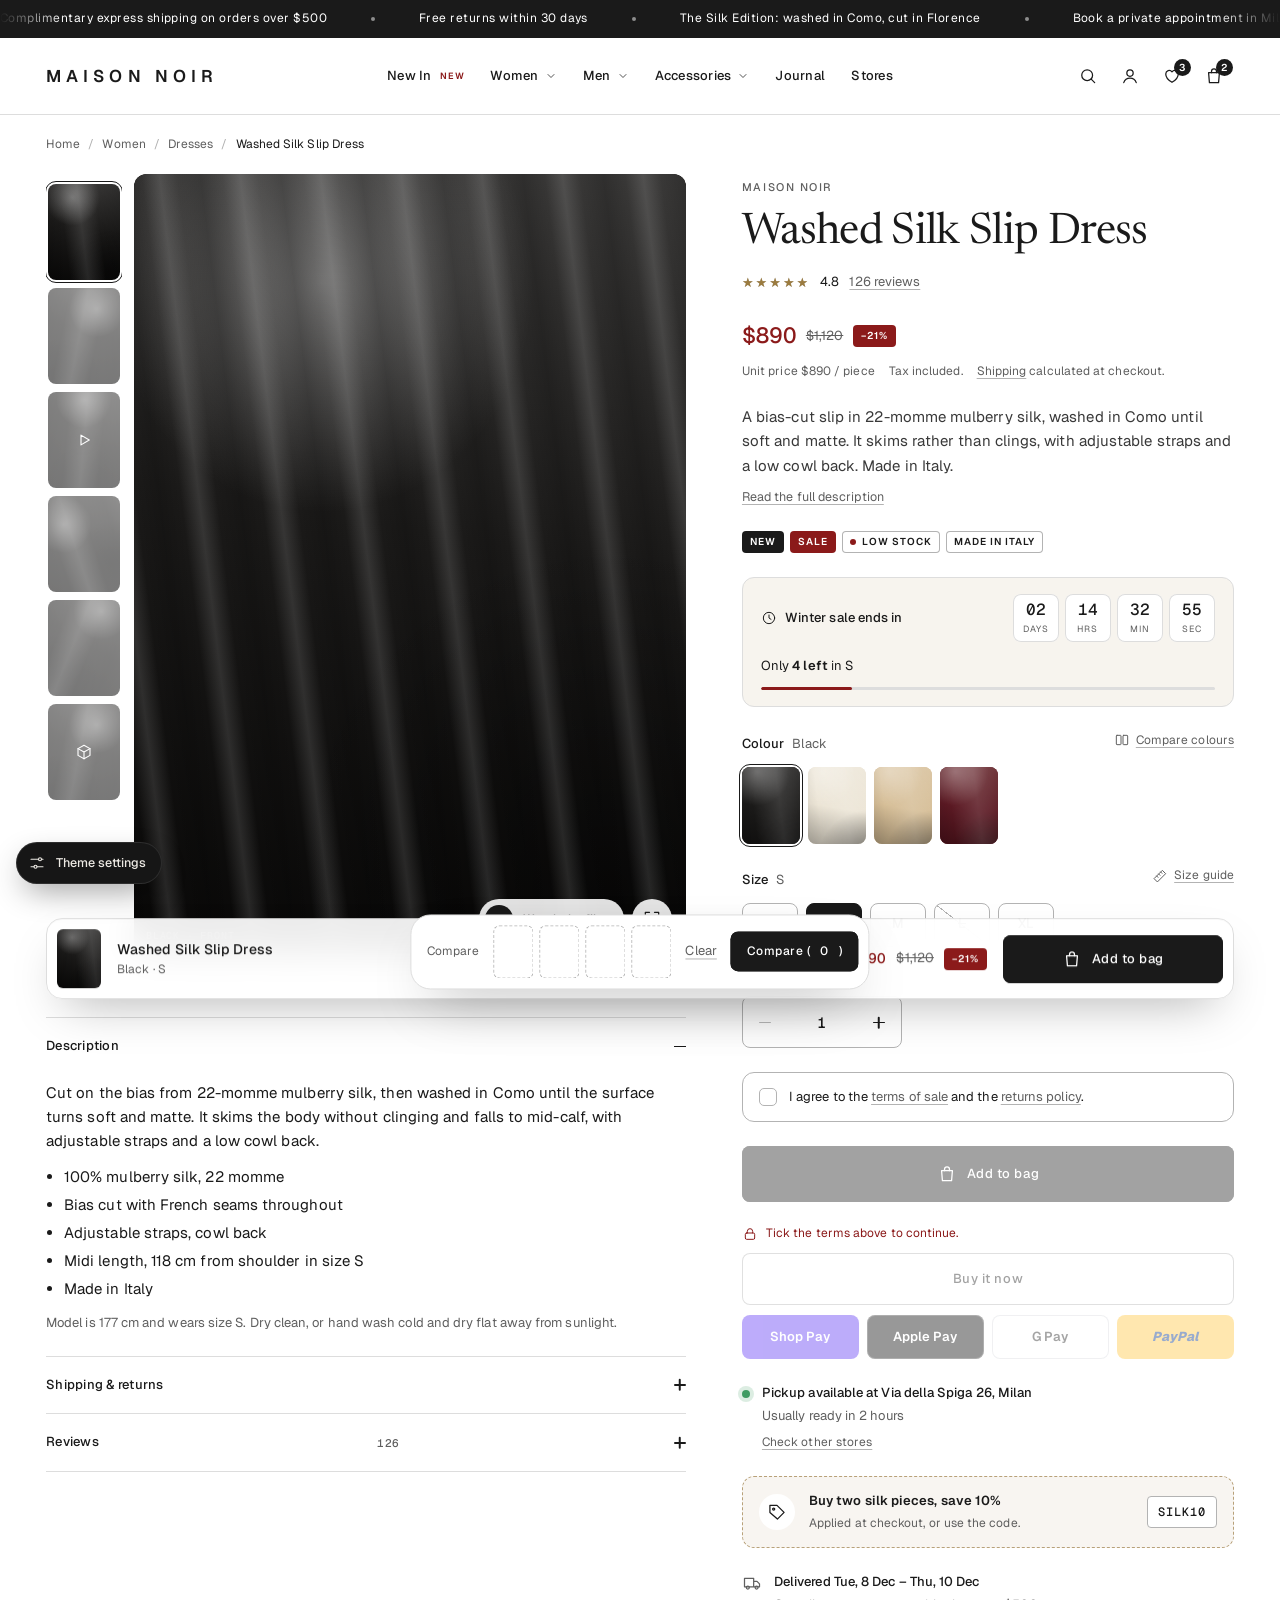
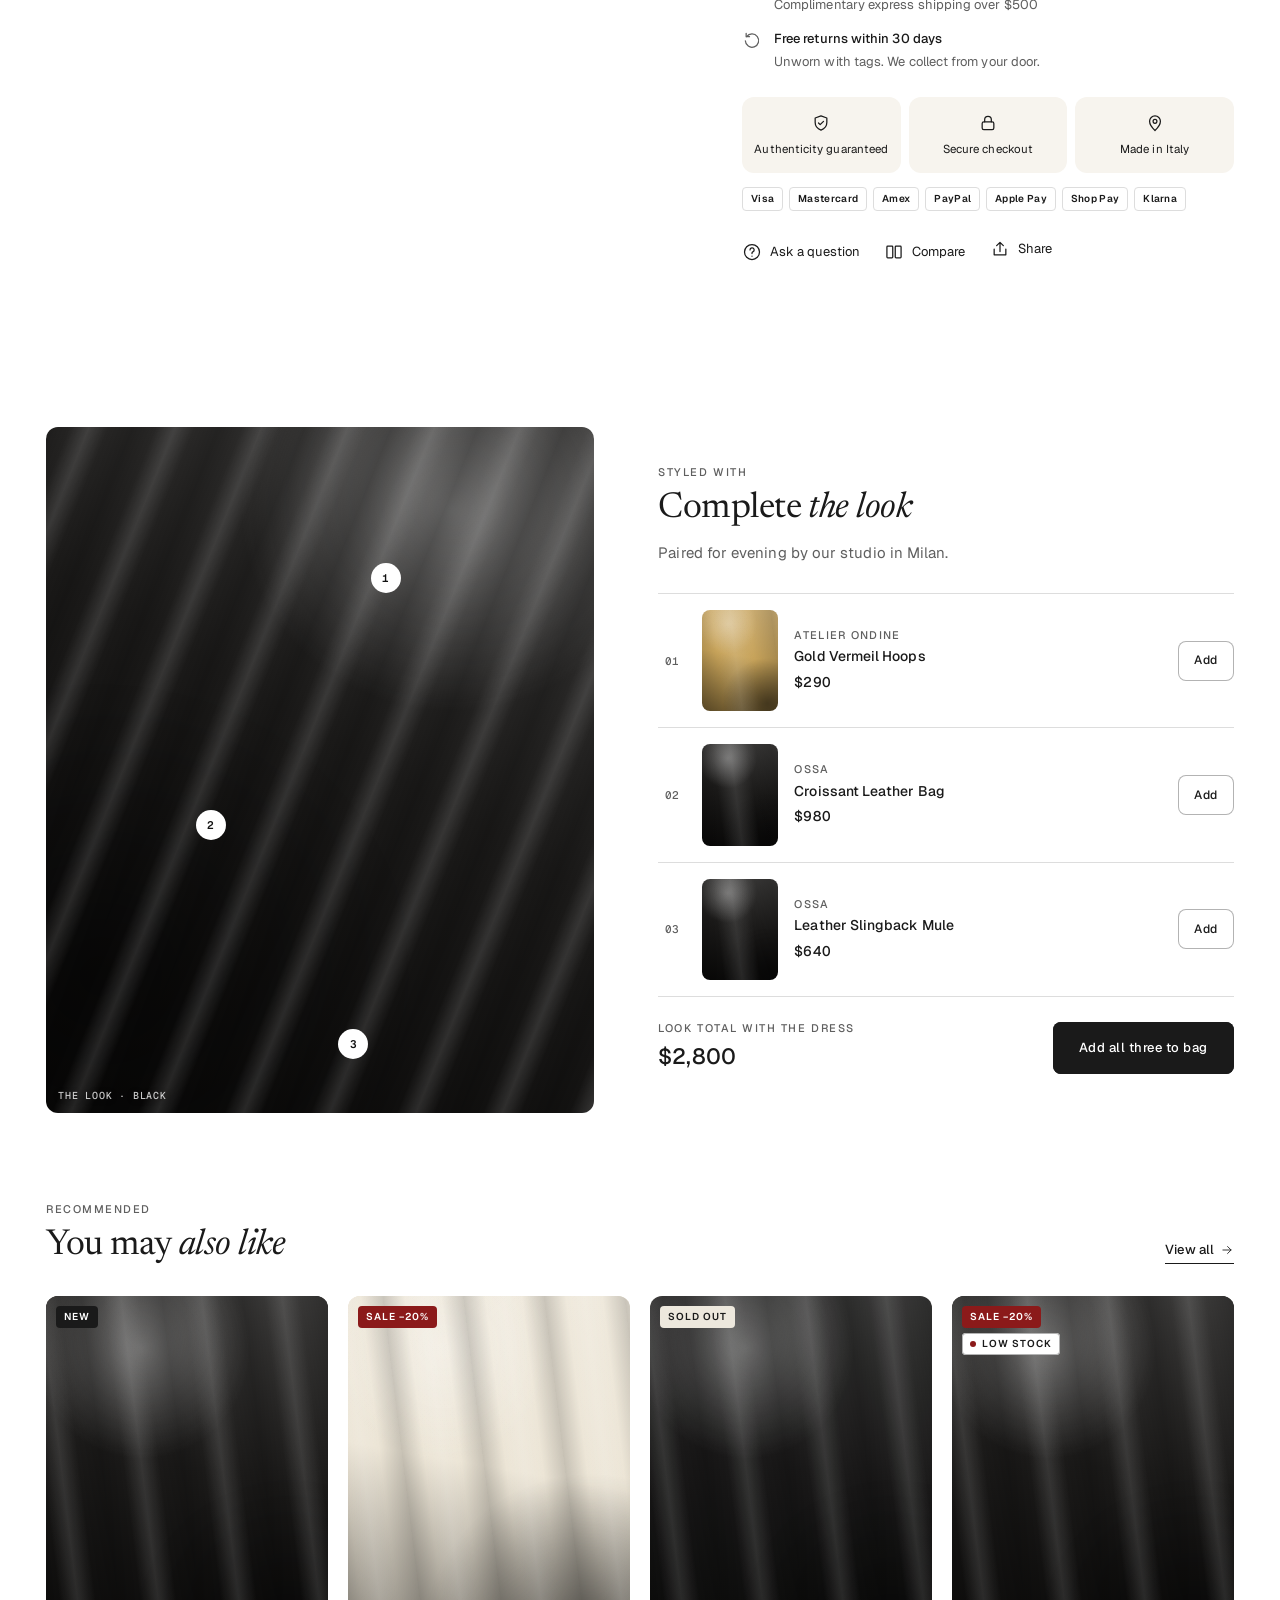
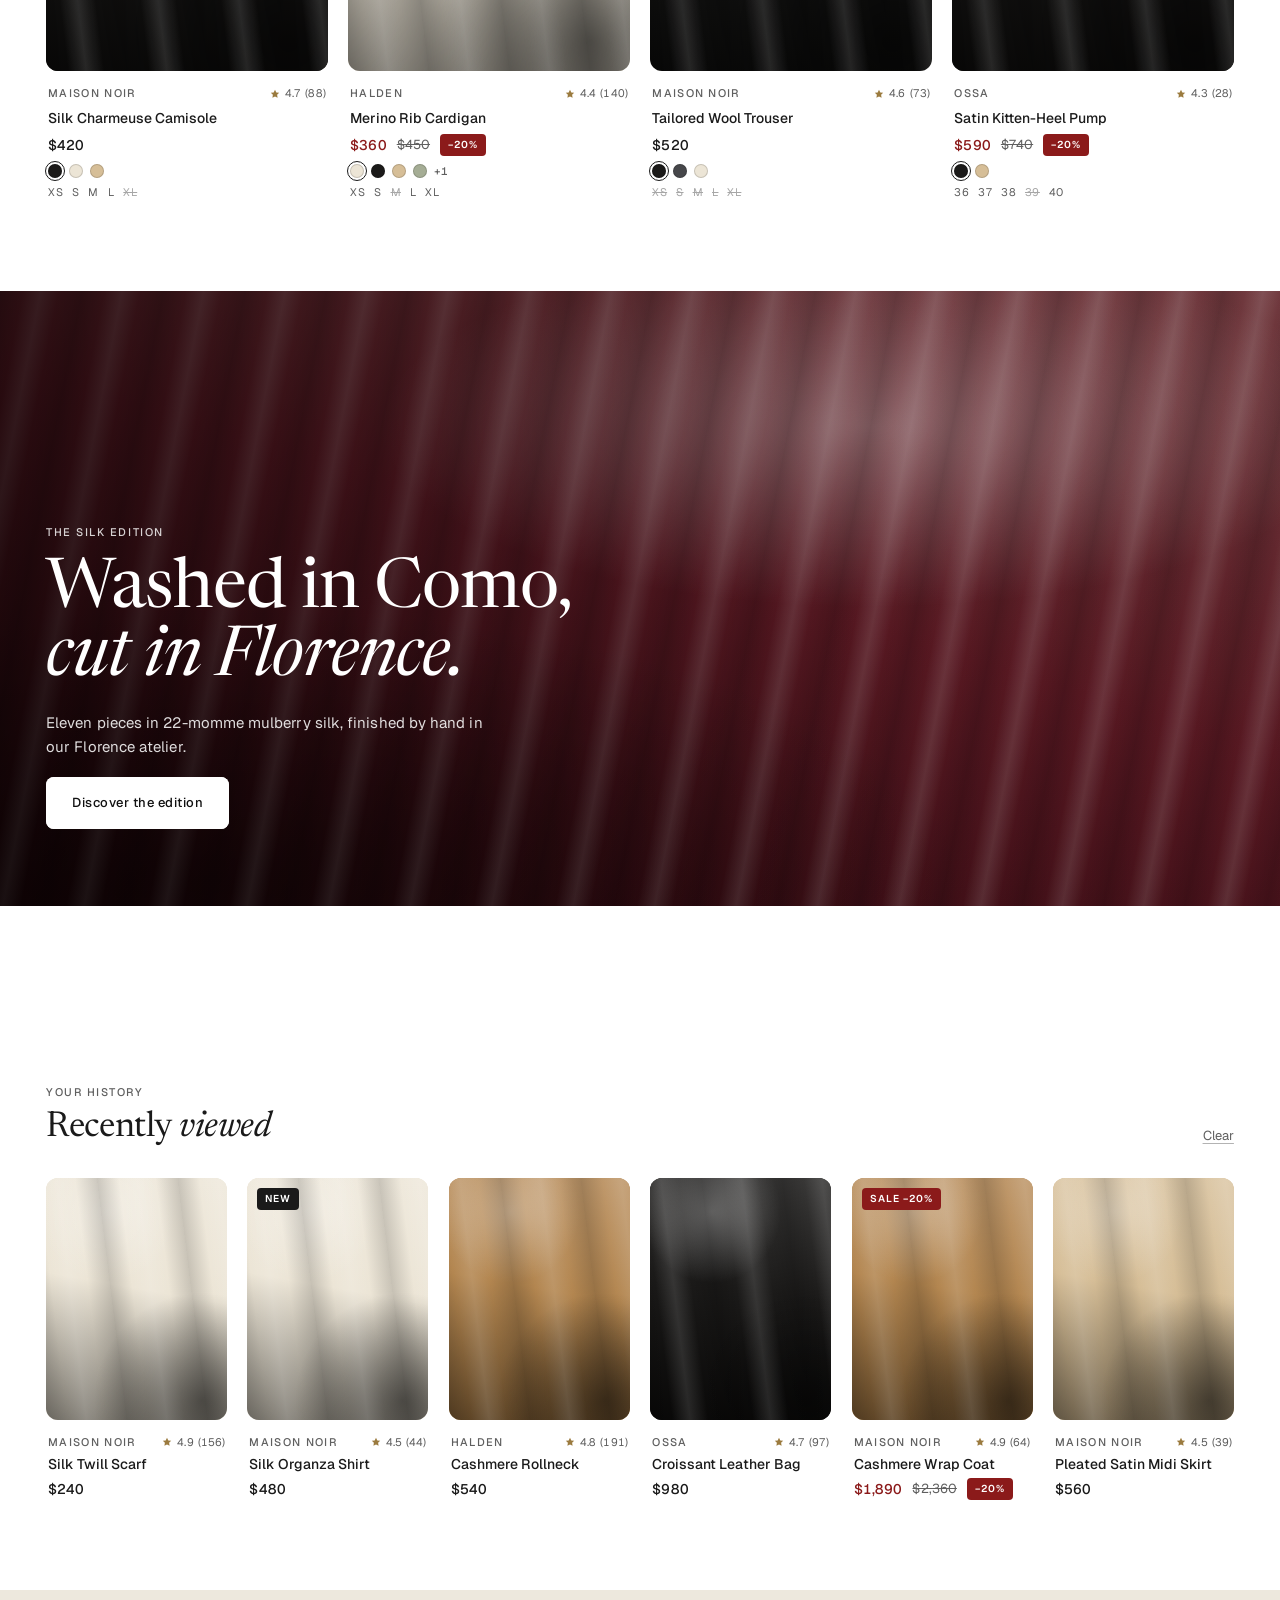
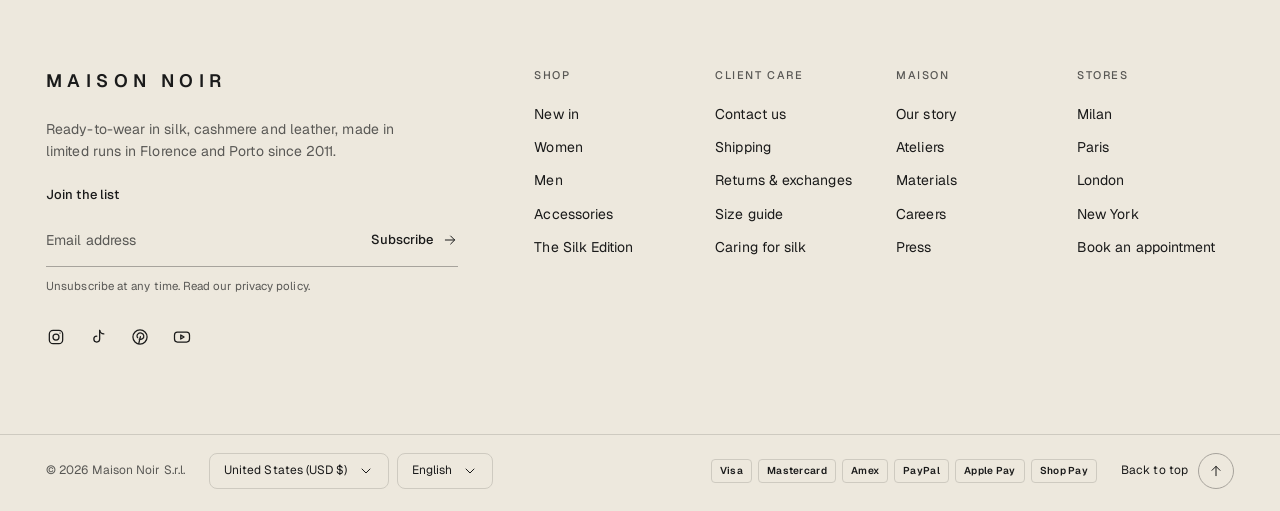
<file: docs/claude_design_ref/Product Page.html>
<!DOCTYPE html>
<html lang="en" data-scheme="light" data-corners="soft" data-buttons="default" data-motion="full" data-header="classic" data-announce="ticker" data-mega="columns" data-mega-images="on" data-layout="default" data-gallery="left" data-media-size="screen" data-footer="columns" data-atc-anim="sweep">
<head>
<meta charset="utf-8">
<meta name="viewport" content="width=device-width,initial-scale=1">
<title>Washed Silk Slip Dress — Maison Noir</title>
<link rel="preconnect" href="https://fonts.googleapis.com"><link rel="preconnect" href="https://fonts.gstatic.com" crossorigin>
<link href="https://fonts.googleapis.com/css2?family=Geist:wght@400;500;600&family=Geist+Mono:wght@400;500&family=Newsreader:ital,opsz,wght@0,6..72,300..500;1,6..72,300..500&display=swap" rel="stylesheet">
<link rel="stylesheet" href="mn/theme.css">
<link rel="stylesheet" href="mn/header.css">
<link rel="stylesheet" href="mn/product.css">
<link rel="stylesheet" href="mn/footer.css">
<link rel="stylesheet" href="mn/motion.css">
</head>
<body>
<svg width="0" height="0" style="position:absolute" aria-hidden="true">
<symbol id="i-search" viewBox="0 0 24 24"><circle cx="11" cy="11" r="6.5"></circle><path d="m20 20-4.2-4.2"></path></symbol>
<symbol id="i-user" viewBox="0 0 24 24"><circle cx="12" cy="8.5" r="3.8"></circle><path d="M4.5 20c1.2-3.6 4-5.4 7.5-5.4s6.3 1.8 7.5 5.4"></path></symbol>
<symbol id="i-heart" viewBox="0 0 24 24"><path d="M12 19.5s-7.5-4.3-7.5-10A4.2 4.2 0 0 1 12 7a4.2 4.2 0 0 1 7.5 2.5c0 5.7-7.5 10-7.5 10Z"></path></symbol>
<symbol id="i-bag" viewBox="0 0 24 24"><path d="M5.5 8h13l-1 12h-11z"></path><path d="M9 8V6.5a3 3 0 0 1 6 0V8"></path></symbol>
<symbol id="i-menu" viewBox="0 0 24 24"><path d="M4 8h16M4 16h16"></path></symbol>
<symbol id="i-close" viewBox="0 0 24 24"><path d="M6 6l12 12M18 6 6 18"></path></symbol>
<symbol id="i-chevron-down" viewBox="0 0 24 24"><path d="m6 9 6 6 6-6"></path></symbol>
<symbol id="i-chevron-right" viewBox="0 0 24 24"><path d="m9 6 6 6-6 6"></path></symbol>
<symbol id="i-chevron-left" viewBox="0 0 24 24"><path d="m15 6-6 6 6 6"></path></symbol>
<symbol id="i-arrow-right" viewBox="0 0 24 24"><path d="M5 12h14M13 6l6 6-6 6"></path></symbol>
<symbol id="i-arrow-up" viewBox="0 0 24 24"><path d="M12 19V5M6 11l6-6 6 6"></path></symbol>
<symbol id="i-plus" viewBox="0 0 24 24"><path d="M12 5v14M5 12h14"></path></symbol>
<symbol id="i-minus" viewBox="0 0 24 24"><path d="M5 12h14"></path></symbol>
<symbol id="i-check" viewBox="0 0 24 24"><path d="m5 12.5 4.5 4.5L19 7.5"></path></symbol>
<symbol id="i-play" viewBox="0 0 24 24"><path d="M8 5.5v13l11-6.5z"></path></symbol>
<symbol id="i-pause" viewBox="0 0 24 24"><path d="M7 5h3.5v14H7zM13.5 5H17v14h-3.5z"></path></symbol>
<symbol id="i-cube" viewBox="0 0 24 24"><path d="M12 3 4 7.5v9L12 21l8-4.5v-9z"></path><path d="M4 7.5 12 12l8-4.5M12 12v9"></path></symbol>
<symbol id="i-eye" viewBox="0 0 24 24"><path d="M2.5 12S6 5.5 12 5.5 21.5 12 21.5 12 18 18.5 12 18.5 2.5 12 2.5 12Z"></path><circle cx="12" cy="12" r="3"></circle></symbol>
<symbol id="i-eye-off" viewBox="0 0 24 24"><path d="M4 4l16 16M10 6c.6-.3 1.3-.5 2-.5 6 0 9.5 6.5 9.5 6.5a17 17 0 0 1-3 3.6M6.4 7.6A17 17 0 0 0 2.5 12S6 18.5 12 18.5c1.6 0 3-.5 4.2-1.2"></path></symbol>
<symbol id="i-share" viewBox="0 0 24 24"><path d="M12 15V4M8 8l4-4 4 4"></path><path d="M5 12v7h14v-7"></path></symbol>
<symbol id="i-question" viewBox="0 0 24 24"><circle cx="12" cy="12" r="9"></circle><path d="M9.6 9.5a2.5 2.5 0 1 1 3.4 2.3c-.6.3-1 .8-1 1.5v.5M12 17h.01"></path></symbol>
<symbol id="i-truck" viewBox="0 0 24 24"><path d="M3 6.5h11v10H3zM14 10h4l3 3v3.5h-7"></path><circle cx="7" cy="17.5" r="1.8"></circle><circle cx="17.5" cy="17.5" r="1.8"></circle></symbol>
<symbol id="i-return" viewBox="0 0 24 24"><path d="M9 8H5V4"></path><path d="M5.5 8A8 8 0 1 1 4 13"></path></symbol>
<symbol id="i-lock" viewBox="0 0 24 24"><rect x="5" y="10.5" width="14" height="9.5" rx="2"></rect><path d="M8 10.5V8a4 4 0 0 1 8 0v2.5"></path></symbol>
<symbol id="i-store" viewBox="0 0 24 24"><path d="M4 9.5 5.5 4h13L20 9.5M4 9.5h16M5 9.5V20h14V9.5M10 20v-5h4v5"></path></symbol>
<symbol id="i-ruler" viewBox="0 0 24 24"><path d="M3.5 15.5 15.5 3.5l5 5-12 12z"></path><path d="m7 12 2 2M10 9l2 2M13 6l2 2"></path></symbol>
<symbol id="i-compare" viewBox="0 0 24 24"><rect x="3.5" y="5" width="7" height="14" rx="1"></rect><rect x="13.5" y="5" width="7" height="14" rx="1"></rect></symbol>
<symbol id="i-link" viewBox="0 0 24 24"><path d="M10 14a4 4 0 0 0 5.7 0l3-3a4 4 0 0 0-5.7-5.7l-1 1"></path><path d="M14 10a4 4 0 0 0-5.7 0l-3 3a4 4 0 0 0 5.7 5.7l1-1"></path></symbol>
<symbol id="i-mail" viewBox="0 0 24 24"><rect x="3.5" y="5.5" width="17" height="13" rx="1.5"></rect><path d="m4 7 8 6 8-6"></path></symbol>
<symbol id="i-shield" viewBox="0 0 24 24"><path d="M12 3.5 5 6v5.5c0 4.3 3 7.6 7 9 4-1.4 7-4.7 7-9V6z"></path><path d="m9 12 2 2 4-4"></path></symbol>
<symbol id="i-tag" viewBox="0 0 24 24"><path d="M3.5 12.5V4h8.5l8.5 8.5-8 8z"></path><circle cx="8" cy="8.5" r="1.3"></circle></symbol>
<symbol id="i-clock" viewBox="0 0 24 24"><circle cx="12" cy="12" r="8.5"></circle><path d="M12 7.5V12l3 2"></path></symbol>
<symbol id="i-pin" viewBox="0 0 24 24"><path d="M12 21s-6.5-6-6.5-11a6.5 6.5 0 0 1 13 0c0 5-6.5 11-6.5 11Z"></path><circle cx="12" cy="10" r="2.3"></circle></symbol>
<symbol id="i-globe" viewBox="0 0 24 24"><circle cx="12" cy="12" r="8.5"></circle><path d="M3.5 12h17M12 3.5c2.5 2.5 3.5 5.3 3.5 8.5s-1 6-3.5 8.5c-2.5-2.5-3.5-5.3-3.5-8.5s1-6 3.5-8.5Z"></path></symbol>
<symbol id="i-instagram" viewBox="0 0 24 24"><rect x="4" y="4" width="16" height="16" rx="4.5"></rect><circle cx="12" cy="12" r="3.6"></circle><path d="M16.8 7.2h.01"></path></symbol>
<symbol id="i-tiktok" viewBox="0 0 24 24"><path d="M14 4v10.5a3.5 3.5 0 1 1-3.5-3.5"></path><path d="M14 4c.5 2.6 2.2 4 5 4.2"></path></symbol>
<symbol id="i-pinterest" viewBox="0 0 24 24"><circle cx="12" cy="12" r="8.5"></circle><path d="M10.5 20 12.5 11.5M11 14.5c3.5 1 6-1.2 5.5-4.2C16 7 11.5 6.2 9.3 8.5 8 9.9 8.3 12 9.2 12.8"></path></symbol>
<symbol id="i-youtube" viewBox="0 0 24 24"><rect x="3" y="6" width="18" height="12" rx="3.5"></rect><path d="m10.5 9.5 4 2.5-4 2.5z"></path></symbol>
<symbol id="i-facebook" viewBox="0 0 24 24"><path d="M14 8.5h2.5V5H14a3.5 3.5 0 0 0-3.5 3.5V11H8v3.5h2.5V21H14v-6.5h2.5l.5-3.5h-3V9a.5.5 0 0 1 .5-.5Z"></path></symbol>
<symbol id="i-x" viewBox="0 0 24 24"><path d="M5 4.5h3.5L19 19.5h-3.5zM18.5 4.5 13.6 10M10.4 14 5.5 19.5"></path></symbol>
<symbol id="i-whatsapp" viewBox="0 0 24 24"><path d="M5 19.5 6 16A7.5 7.5 0 1 1 9 18.7z"></path></symbol>
<symbol id="i-star" viewBox="0 0 24 24"><path d="M12 3.5l2.6 5.3 5.8.8-4.2 4.1 1 5.8L12 16.8 6.8 19.5l1-5.8-4.2-4.1 5.8-.8z"></path></symbol>
<symbol id="i-expand" viewBox="0 0 24 24"><path d="M4 9V4h5M20 9V4h-5M4 15v5h5M20 15v5h-5"></path></symbol>
<symbol id="i-download" viewBox="0 0 24 24"><path d="M12 4v11M7 10l5 5 5-5M5 20h14"></path></symbol>
<symbol id="i-sliders" viewBox="0 0 24 24"><path d="M4 7h10M18 7h2M4 17h4M12 17h8"></path><circle cx="16" cy="7" r="2"></circle><circle cx="10" cy="17" r="2"></circle></symbol>
</svg>
<a class="skip-link" href="#main">Skip to content</a>

<div class="announce" data-surface="invert" role="region" aria-label="Announcements">
<div class="announce__ticker"><div class="announce__track"></div></div>
<div class="announce__rotate"><button type="button" class="icon-btn announce__prev" aria-label="Previous message"><svg class="icon icon--sm" aria-hidden="true"><use href="#i-chevron-left"></use></svg></button><div class="announce__slides" aria-live="polite"></div><button type="button" class="icon-btn announce__next" aria-label="Next message"><svg class="icon icon--sm" aria-hidden="true"><use href="#i-chevron-right"></use></svg></button></div>
<p class="announce__static"></p>
</div>

<header class="site-header" id="siteHeader">
<div class="header__bar">
<div class="header__inner">
<button type="button" class="header__menu-btn" data-open="ov-menu" aria-label="Open menu"><svg class="icon" aria-hidden="true"><use href="#i-menu"></use></svg><span class="header__menu-label">Menu</span></button>
<button type="button" class="header__search-field" data-open="ov-search"><svg class="icon" aria-hidden="true"><use href="#i-search"></use></svg><span>Search silk, cashmere, coats</span></button>
<a href="#" class="header__logo" aria-label="Maison Noir, home">Maison Noir</a>
<nav class="header__nav" aria-label="Main"><ul class="nav__list"></ul></nav>
<div class="header__icons">
<button type="button" class="icon-btn header__icon--search" data-open="ov-search" aria-label="Search"><svg class="icon" aria-hidden="true"><use href="#i-search"></use></svg></button>
<a href="#" class="icon-btn header__icon--account" aria-label="Account"><svg class="icon" aria-hidden="true"><use href="#i-user"></use></svg></a>
<a href="#" class="icon-btn header__icon--wish" aria-label="Wishlist"><svg class="icon" aria-hidden="true"><use href="#i-heart"></use></svg><span class="count-dot" id="wishCount">3</span></a>
<button type="button" class="icon-btn header__icon--cart" data-open="ov-cart" aria-label="Bag"><svg class="icon" aria-hidden="true"><use href="#i-bag"></use></svg><span class="count-dot" id="cartCount">2</span></button>
</div>
</div>
<div class="mega-host"></div>
</div>
</header>

<section class="hero" id="hero" hidden><div class="hero__bg"></div><div class="container container--wide hero__copy"><span class="eyebrow">Autumn / Winter 2026</span><h2 class="hero__title">The Silk <em>Edition</em></h2><a href="#" class="btn btn--light">Shop the collection</a></div></section>

<main id="main" class="product">
<div class="product__wrap">
<nav class="breadcrumb" aria-label="Breadcrumb"><a href="#">Home</a><span class="sep">/</span><a href="#">Women</a><span class="sep">/</span><a href="#" id="crumbCat">Dresses</a><span class="sep">/</span><span aria-current="page" id="crumbTitle">Washed Silk Slip Dress</span></nav>
<div class="product__grid">
<div class="product__left"><div class="gallery" id="gallery"></div><div class="details-left" id="detailsLeft" hidden></div></div>
<div class="product__info" id="info"></div>
</div>
<div class="details-below" id="detailsBelow"></div>
</div>
</main>
<div id="sections"></div>

<footer class="site-footer" id="siteFooter" data-surface="deep">
<div class="footer__band"><div class="container footer__band-inner"><h2 class="footer__band-title">Letters from <em>the atelier</em></h2><form class="newsletter newsletter--band" data-newsletter><label class="newsletter__label" for="nl2">New collections, private sales and notes from Florence, twice a month.</label><div class="newsletter__field"><input id="nl2" type="email" placeholder="Email address" required><button type="submit">Subscribe<svg class="icon icon--sm" aria-hidden="true"><use href="#i-arrow-right"></use></svg></button></div><p class="newsletter__done"><svg class="icon icon--sm" aria-hidden="true"><use href="#i-check"></use></svg>Thank you. Your first letter arrives on Friday.</p></form></div></div>
<div class="container footer__main">
<div class="footer__brand">
<a href="#" class="footer__logo">Maison Noir</a>
<p class="footer__desc">Ready-to-wear in silk, cashmere and leather, made in limited runs in Florence and Porto since 2011.</p>
<nav class="footer__linkrow" aria-label="Footer"><a href="#">Women</a><a href="#">Men</a><a href="#">Accessories</a><a href="#">The Silk Edition</a><a href="#">Journal</a><a href="#">Client care</a></nav>
<form class="newsletter" data-newsletter><label class="newsletter__label" for="nl1">Join the list</label><div class="newsletter__field"><input id="nl1" type="email" placeholder="Email address" required><button type="submit">Subscribe<svg class="icon icon--sm" aria-hidden="true"><use href="#i-arrow-right"></use></svg></button></div><p class="newsletter__note">Unsubscribe at any time. Read our privacy policy.</p><p class="newsletter__done"><svg class="icon icon--sm" aria-hidden="true"><use href="#i-check"></use></svg>Thank you. Your first letter arrives on Friday.</p></form>
<div class="social"><a href="#" class="icon-btn" aria-label="Instagram"><svg class="icon" aria-hidden="true"><use href="#i-instagram"></use></svg></a><a href="#" class="icon-btn" aria-label="TikTok"><svg class="icon" aria-hidden="true"><use href="#i-tiktok"></use></svg></a><a href="#" class="icon-btn" aria-label="Pinterest"><svg class="icon" aria-hidden="true"><use href="#i-pinterest"></use></svg></a><a href="#" class="icon-btn" aria-label="YouTube"><svg class="icon" aria-hidden="true"><use href="#i-youtube"></use></svg></a></div>
</div>
<div class="footer__cols">
<div class="acc footer__col"><button type="button" class="acc__trigger" aria-expanded="false">Shop<span class="acc__icon"></span></button><div class="acc__panel"><div class="acc__inner"><div class="acc__content"><ul><li><a href="#">New in</a></li><li><a href="#">Women</a></li><li><a href="#">Men</a></li><li><a href="#">Accessories</a></li><li><a href="#">The Silk Edition</a></li></ul></div></div></div></div>
<div class="acc footer__col"><button type="button" class="acc__trigger" aria-expanded="false">Client care<span class="acc__icon"></span></button><div class="acc__panel"><div class="acc__inner"><div class="acc__content"><ul><li><a href="#">Contact us</a></li><li><a href="#">Shipping</a></li><li><a href="#">Returns &amp; exchanges</a></li><li><a href="#">Size guide</a></li><li><a href="#">Caring for silk</a></li></ul></div></div></div></div>
<div class="acc footer__col"><button type="button" class="acc__trigger" aria-expanded="false">Maison<span class="acc__icon"></span></button><div class="acc__panel"><div class="acc__inner"><div class="acc__content"><ul><li><a href="#">Our story</a></li><li><a href="#">Ateliers</a></li><li><a href="#">Materials</a></li><li><a href="#">Careers</a></li><li><a href="#">Press</a></li></ul></div></div></div></div>
<div class="acc footer__col"><button type="button" class="acc__trigger" aria-expanded="false">Stores<span class="acc__icon"></span></button><div class="acc__panel"><div class="acc__inner"><div class="acc__content"><ul><li><a href="#">Milan</a></li><li><a href="#">Paris</a></li><li><a href="#">London</a></li><li><a href="#">New York</a></li><li><a href="#">Book an appointment</a></li></ul></div></div></div></div>
</div>
</div>
<div class="footer__wordmark" aria-hidden="true"><span>Maison Noir</span></div>
<div class="container footer__bottom">
<span>© 2026 Maison Noir S.r.l.</span>
<div class="footer__selects"><div id="fCountry"></div><div id="fLang"></div></div>
<div class="footer__pay payments"><span class="pay">Visa</span><span class="pay">Mastercard</span><span class="pay">Amex</span><span class="pay">PayPal</span><span class="pay">Apple Pay</span><span class="pay">Shop Pay</span></div>
<button type="button" class="to-top" id="toTop"><span>Back to top</span><span><svg class="icon" aria-hidden="true"><use href="#i-arrow-up"></use></svg></span></button>
</div>
</footer>

<div class="sticky-atc" id="stickyAtc" aria-hidden="true"><div class="sticky-atc__inner"><span class="sticky-atc__img"></span><div class="sticky-atc__text"><span class="sticky-atc__title"></span><span class="sticky-atc__variant"></span></div><div class="sticky-atc__opts"></div><div class="sticky-atc__price"></div><div class="sticky-atc__btn"></div></div></div>

<div class="overlay overlay--top search" id="ov-search" role="dialog" aria-modal="true" aria-label="Search"><div class="overlay__scrim" data-close></div><div class="overlay__panel">
<div class="search__head"><label class="search__field"><svg class="icon icon--lg" aria-hidden="true"><use href="#i-search"></use></svg><input class="search__input" id="searchInput" type="search" placeholder="Search Maison Noir" autocomplete="off" autofocus aria-label="Search"></label><button type="button" class="icon-btn" data-close aria-label="Close search"><svg class="icon" aria-hidden="true"><use href="#i-close"></use></svg></button></div>
<div class="container" style="width:100%;padding-top:20px"><div class="search__chips" id="searchChips" style="margin-bottom:0"><button type="button" class="chip">Silk</button><button type="button" class="chip">Slip dress</button><button type="button" class="chip">Cashmere</button><button type="button" class="chip">Bordeaux</button><button type="button" class="chip">Leather bag</button></div></div>
<div class="search__body" id="searchResults"></div>
</div></div>

<div class="overlay overlay--left" id="ov-menu" role="dialog" aria-modal="true" aria-labelledby="ov-menu-t"><div class="overlay__scrim" data-close></div><div class="overlay__panel">
<div class="overlay__head"><h2 class="overlay__title" id="ov-menu-t">Menu</h2><button type="button" class="icon-btn" data-close aria-label="Close menu"><svg class="icon" aria-hidden="true"><use href="#i-close"></use></svg></button></div>
<div class="overlay__body"><nav class="mnav" id="menuNav" aria-label="Main"></nav></div>
<div class="overlay__foot mdrawer__foot"><div class="mdrawer__links"><a href="#"><svg class="icon" aria-hidden="true"><use href="#i-user"></use></svg>Account</a><a href="#"><svg class="icon" aria-hidden="true"><use href="#i-heart"></use></svg>Wishlist</a></div><div class="social"><a href="#" class="icon-btn" aria-label="Instagram"><svg class="icon" aria-hidden="true"><use href="#i-instagram"></use></svg></a><a href="#" class="icon-btn" aria-label="TikTok"><svg class="icon" aria-hidden="true"><use href="#i-tiktok"></use></svg></a><a href="#" class="icon-btn" aria-label="Pinterest"><svg class="icon" aria-hidden="true"><use href="#i-pinterest"></use></svg></a><a href="#" class="icon-btn" aria-label="YouTube"><svg class="icon" aria-hidden="true"><use href="#i-youtube"></use></svg></a></div><div class="mdrawer__selects"><div id="menuCountry"></div><div id="menuLang"></div></div></div>
</div></div>

<div class="overlay overlay--right" id="ov-size" role="dialog" aria-modal="true" aria-labelledby="ov-size-t"><div class="overlay__scrim" data-close></div><div class="overlay__panel" style="width:min(560px,calc(100vw - 16px))"><div class="overlay__head"><h2 class="overlay__title" id="ov-size-t">Size guide</h2><button type="button" class="icon-btn" data-close aria-label="Close"><svg class="icon" aria-hidden="true"><use href="#i-close"></use></svg></button></div><div class="overlay__body" id="sizeBody"></div></div></div>

<div class="overlay overlay--modal" id="ov-compare" role="dialog" aria-modal="true" aria-labelledby="ov-compare-t" style="--modal-w:1000px"><div class="overlay__scrim" data-close></div><div class="overlay__panel"><span class="sheet-handle"></span><div class="overlay__head"><h2 class="overlay__title" id="ov-compare-t">Compare colours</h2><button type="button" class="icon-btn" data-close aria-label="Close"><svg class="icon" aria-hidden="true"><use href="#i-close"></use></svg></button></div><div class="overlay__body" id="compareBody"></div></div></div>

<div class="overlay overlay--modal" id="ov-ask" role="dialog" aria-modal="true" aria-labelledby="ov-ask-t" style="--modal-w:600px"><div class="overlay__scrim" data-close></div><div class="overlay__panel"><span class="sheet-handle"></span><div class="overlay__head"><h2 class="overlay__title" id="ov-ask-t">Ask a question</h2><button type="button" class="icon-btn" data-close aria-label="Close"><svg class="icon" aria-hidden="true"><use href="#i-close"></use></svg></button></div><div class="overlay__body" id="askBody"></div></div></div>

<div class="overlay overlay--right" id="ov-pickup" role="dialog" aria-modal="true" aria-labelledby="ov-pickup-t"><div class="overlay__scrim" data-close></div><div class="overlay__panel"><div class="overlay__head"><h2 class="overlay__title" id="ov-pickup-t">Pickup in store</h2><button type="button" class="icon-btn" data-close aria-label="Close"><svg class="icon" aria-hidden="true"><use href="#i-close"></use></svg></button></div><div class="overlay__body" id="pickupBody"></div></div></div>

<div class="overlay overlay--full" id="ov-lightbox" role="dialog" aria-modal="true" aria-label="Image gallery"><div class="overlay__panel"><div class="lb">
<div class="lb__bar"><span class="lb__count" id="lbCount">01 / 04</span><button type="button" class="icon-btn" data-close aria-label="Close gallery"><svg class="icon" aria-hidden="true"><use href="#i-close"></use></svg></button></div>
<div class="lb__track" id="lbTrack"></div>
<button type="button" class="icon-btn lb__nav lb__nav--prev" data-lb-step="-1" aria-label="Previous image"><svg class="icon" aria-hidden="true"><use href="#i-chevron-left"></use></svg></button>
<button type="button" class="icon-btn lb__nav lb__nav--next" data-lb-step="1" aria-label="Next image"><svg class="icon" aria-hidden="true"><use href="#i-chevron-right"></use></svg></button>
<div class="lb__thumbs" id="lbThumbs"></div>
<span class="lb__hint">Swipe or use arrow keys · double-click or pinch to zoom</span>
</div></div></div>

<div class="overlay overlay--modal" id="ov-video" role="dialog" aria-modal="true" aria-label="Product film"><div class="overlay__scrim" data-close></div><div class="overlay__panel"><button type="button" class="icon-btn video__close" data-close aria-label="Close video"><svg class="icon" aria-hidden="true"><use href="#i-close"></use></svg></button><div id="videoBody"></div></div></div>

<div class="overlay overlay--modal" id="ov-quick" role="dialog" aria-modal="true" aria-labelledby="ov-quick-t"><div class="overlay__scrim" data-close></div><div class="overlay__panel"><span class="sheet-handle"></span><button type="button" class="icon-btn qv__close" data-close aria-label="Close quick view"><svg class="icon" aria-hidden="true"><use href="#i-close"></use></svg></button><div id="qvBody" style="min-height:0;display:flex;flex-direction:column"></div></div></div>

<div class="overlay overlay--right" id="ov-cart" role="dialog" aria-modal="true" aria-labelledby="cartTitle"><div class="overlay__scrim" data-close></div><div class="overlay__panel"><div class="overlay__head"><h2 class="overlay__title" id="cartTitle">Your bag</h2><button type="button" class="icon-btn" data-close aria-label="Close bag"><svg class="icon" aria-hidden="true"><use href="#i-close"></use></svg></button></div><div class="overlay__body" id="cartBody"></div><div class="overlay__foot"><div class="cart-sub"><span>Subtotal</span><span id="cartSub">$0</span></div><p class="cart-note">Taxes and duties included. Shipping calculated at checkout.</p><button type="button" class="btn btn--block" data-toast="Taking you to secure checkout…">Checkout</button><button type="button" class="btn btn--secondary btn--block btn--sm">View bag</button></div></div></div>

<div class="overlay overlay--right" id="ov-details" role="dialog" aria-modal="true" aria-labelledby="detailsT"><div class="overlay__scrim" data-close></div><div class="overlay__panel" style="width:min(620px,calc(100vw - 16px))"><div class="overlay__head"><h2 class="overlay__title" id="detailsT">Details</h2><button type="button" class="icon-btn" data-close aria-label="Close"><svg class="icon" aria-hidden="true"><use href="#i-close"></use></svg></button></div><div class="overlay__body" id="detailsBody"></div></div></div>
<div class="overlay overlay--modal" id="ov-cmpp" role="dialog" aria-modal="true" aria-labelledby="ov-cmpp-t"><div class="overlay__scrim" data-close></div><div class="overlay__panel"><span class="sheet-handle"></span><div class="overlay__head"><h2 class="overlay__title" id="ov-cmpp-t">Compare products</h2><button type="button" class="icon-btn" data-close aria-label="Close"><svg class="icon" aria-hidden="true"><use href="#i-close"></use></svg></button></div><div class="overlay__body" id="cmppBody"></div></div></div>
<div class="overlay overlay--right" id="ov-spec" role="dialog" aria-modal="true" aria-labelledby="ov-spec-t"><div class="overlay__scrim" data-close></div><div class="overlay__panel"><div class="overlay__head"><h2 class="overlay__title" id="ov-spec-t">Spec sheet</h2><button type="button" class="icon-btn" data-close aria-label="Close"><svg class="icon" aria-hidden="true"><use href="#i-close"></use></svg></button></div><div class="overlay__body" id="specBody"></div></div></div>

<div class="cart-notify" id="cartNotify" role="status" aria-live="polite"><div class="cart-notify__head"><span><svg class="icon icon--sm" aria-hidden="true"><use href="#i-check"></use></svg>Added to your bag</span><button type="button" class="icon-btn" data-notify-close aria-label="Close"><svg class="icon icon--sm" aria-hidden="true"><use href="#i-close"></use></svg></button></div><div class="cart-notify__item" id="cartNotifyItem"></div><div class="cart-notify__actions"><button type="button" class="btn btn--secondary btn--sm" data-open="ov-cart">View bag (<span data-cart-count>2</span>)</button><button type="button" class="btn btn--sm" data-toast="Taking you to secure checkout…">Checkout</button></div></div>
<div class="toast" id="toast" role="status" aria-live="polite"></div>
<div class="tpanel" id="tpanel"></div>

<script src="mn/data.js"></script>
<script src="mn/ui.js"></script>
<script src="mn/header.js"></script>
<script src="mn/product.js"></script>
<script src="mn/extras.js"></script>
<script src="mn/compare.js"></script>
<script src="mn/panel.js"></script>
</body>
</html>
</file>
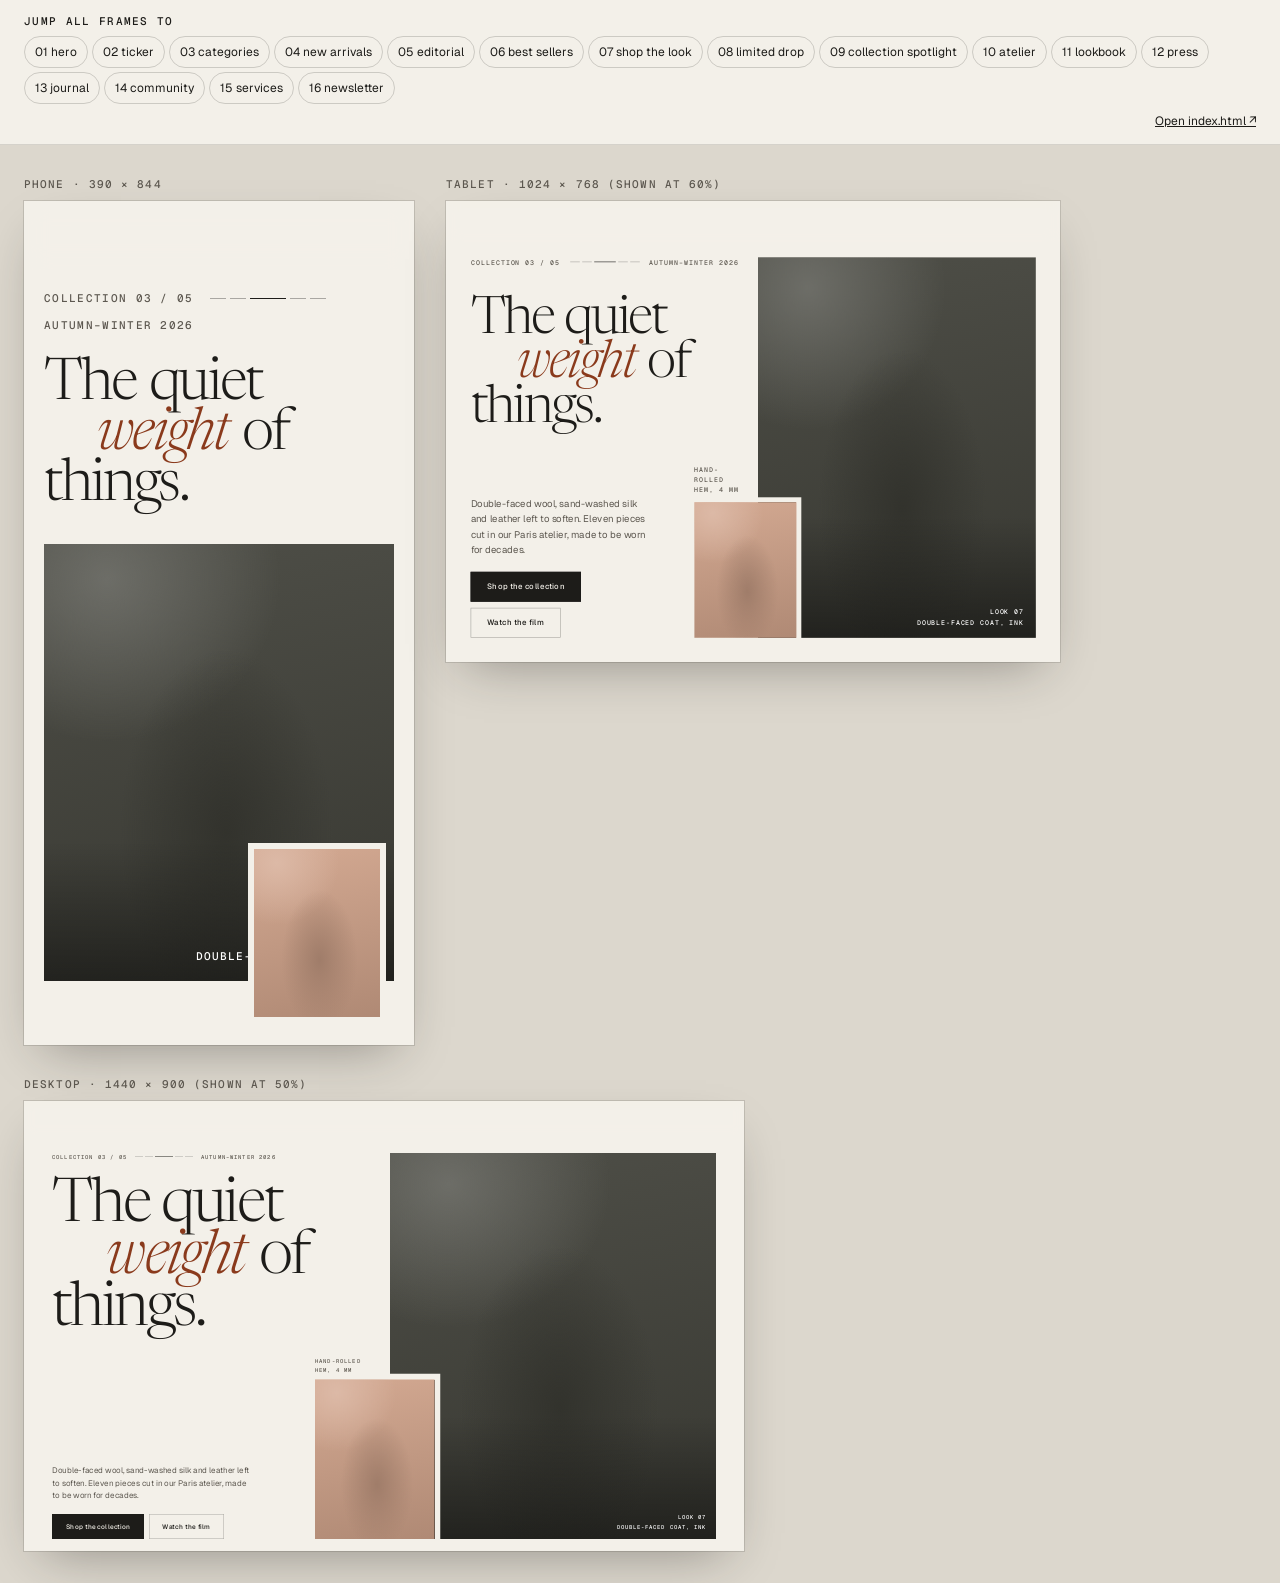
<file: docs/claude_design_ref_home2/Responsive Preview.html>
<!doctype html>
<html lang="en">
<head>
<meta charset="utf-8">
<meta name="viewport" content="width=device-width,initial-scale=1">
<title>Maison Noir · Responsive preview</title>
<link href="https://fonts.googleapis.com/css2?family=Geist:wght@400;500&family=Geist+Mono:wght@500&display=swap" rel="stylesheet">
<style>
:root{--c-base:#F3F0E9;--c-soft:#EAE5DA;--c-text:#1D1C19;--c-muted:#5D5850}
*{box-sizing:border-box}body{margin:0;background:color-mix(in oklab,var(--c-soft),var(--c-text) 6%);color:var(--c-text);font:400 14px/1.5 "Geist",system-ui,sans-serif}
a{color:inherit}a:hover{color:var(--c-muted)}
.bar{position:sticky;top:0;z-index:2;display:flex;flex-wrap:wrap;align-items:center;gap:8px 16px;padding:14px 24px;background:var(--c-base);border-bottom:1px solid color-mix(in oklab,var(--c-text) 14%,transparent)}
.bar b{font:500 11px "Geist Mono",monospace;letter-spacing:.12em;text-transform:uppercase;margin-right:8px}
.chips{display:flex;flex-wrap:wrap;gap:4px}
.chips button{font:inherit;font-size:12px;padding:6px 10px;border:1px solid color-mix(in oklab,var(--c-text) 18%,transparent);background:none;border-radius:999px;cursor:pointer;color:var(--c-text)}
.chips button[aria-pressed=true]{background:var(--c-text);color:var(--c-base)}
.stage{display:flex;flex-wrap:wrap;gap:32px;padding:32px 24px;align-items:flex-start}
.dev{display:grid;gap:10px}
.dev p{margin:0;font:500 11px "Geist Mono",monospace;letter-spacing:.1em;text-transform:uppercase;color:var(--c-muted)}
.box{overflow:hidden;background:var(--c-base);box-shadow:0 20px 50px -20px color-mix(in oklab,var(--c-text) 40%,transparent);outline:1px solid color-mix(in oklab,var(--c-text) 14%,transparent)}
.box iframe{border:0;display:block;transform-origin:0 0}
</style>
</head>
<body>
<div class="bar"><b>Jump all frames to</b><div class="chips" id="chips"></div><a href="index.html" target="_blank" style="margin-left:auto;font-size:12px">Open index.html ↗</a></div>
<div class="stage">
<div class="dev"><p>Phone · 390 × 844</p><div class="box" style="width:390px;height:844px"><iframe src="index.html" width="390" height="844" title="Phone 390"></iframe></div></div>
<div class="dev"><p>Tablet · 1024 × 768 (shown at 60%)</p><div class="box" style="width:614px;height:461px"><iframe src="index.html" width="1024" height="768" style="transform:scale(.6)" title="Tablet 1024"></iframe></div></div>
<div class="dev"><p>Desktop · 1440 × 900 (shown at 50%)</p><div class="box" style="width:720px;height:450px"><iframe src="index.html" width="1440" height="900" style="transform:scale(.5)" title="Desktop 1440"></iframe></div></div>
</div>
<script>
const frames=[...document.querySelectorAll('iframe')],chips=document.getElementById('chips');
frames[0].addEventListener('load',()=>{
  const secs=[...frames[0].contentDocument.querySelectorAll('main [data-section]')];
  secs.forEach((s,i)=>{const b=document.createElement('button');b.type='button';b.textContent=String(i+1).padStart(2,'0')+' '+s.dataset.section.replace(/-/g,' ');b.setAttribute('aria-pressed','false');
    b.onclick=()=>{chips.querySelectorAll('button').forEach(x=>x.setAttribute('aria-pressed',String(x===b)));
      frames.forEach(f=>{const d=f.contentDocument,el=d&&d.querySelector('[data-section="'+s.dataset.section+'"]');if(!el)return;const w=f.contentWindow;
        el.querySelectorAll('.rv').forEach(r=>r.classList.add('is-in'));
        w.scrollTo(0,el.getBoundingClientRect().top+w.pageYOffset-(s.dataset.section==='hero'?999:68));});};
    chips.appendChild(b);});
});
</script>
</body>
</html>
</file>
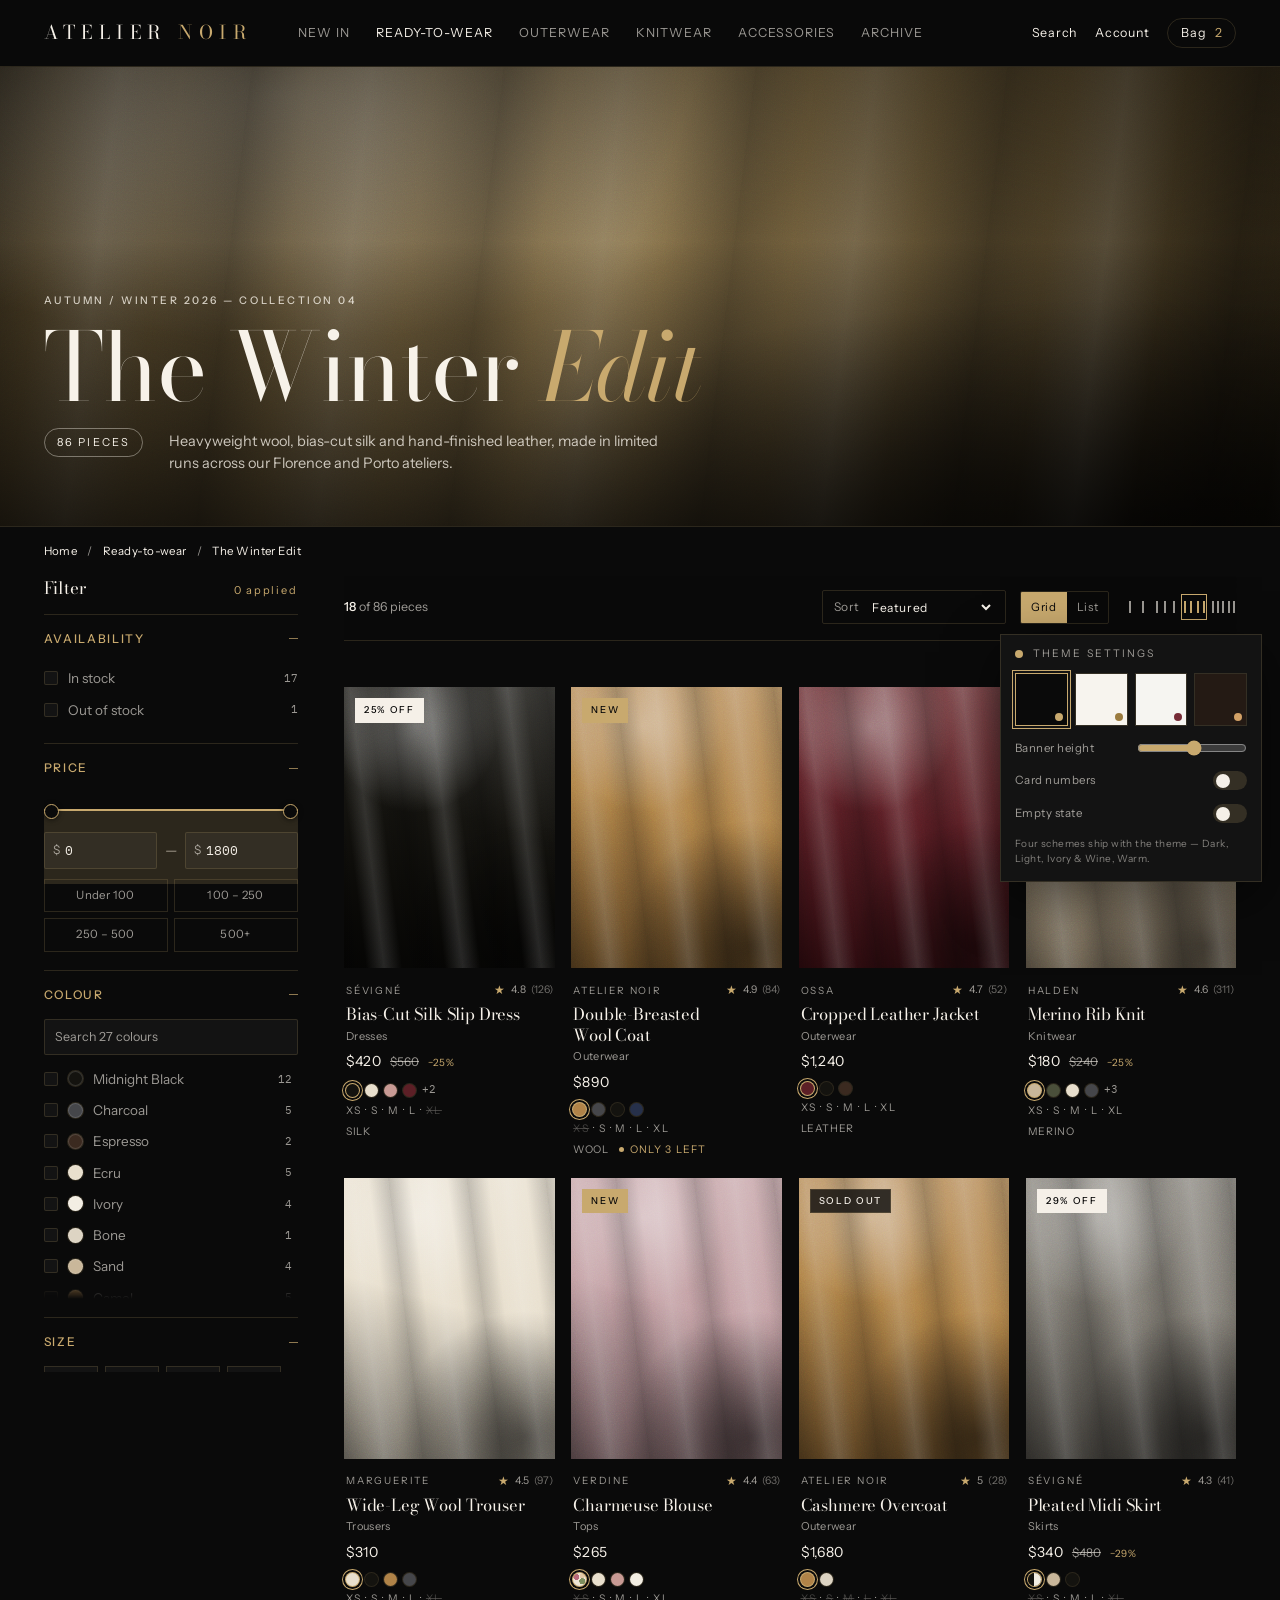
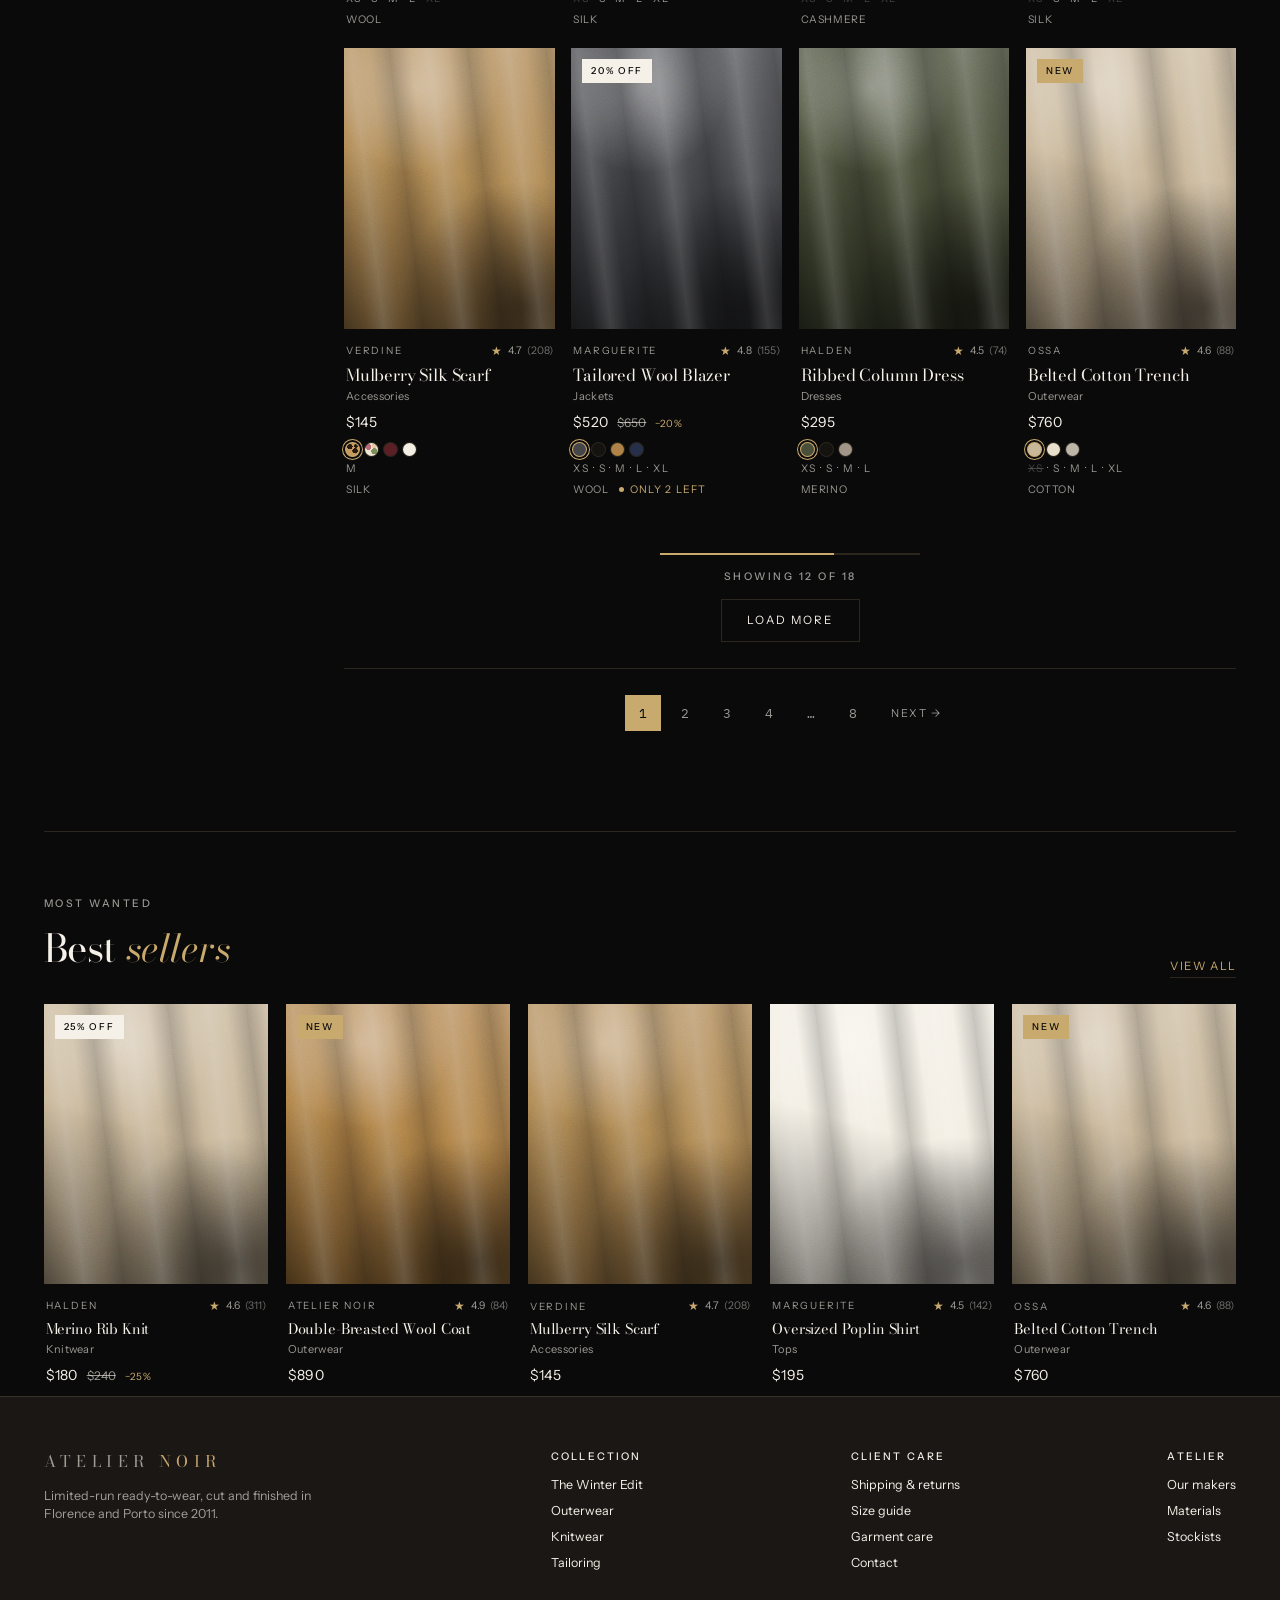
<file: docs/design/collection-reference.html>
<!DOCTYPE html>
<html lang="en" data-scheme="dark">
<head>
<meta charset="utf-8">
<meta name="viewport" content="width=device-width, initial-scale=1">
<title>Atelier Noir — The Winter Edit</title>
<link rel="preconnect" href="https://fonts.googleapis.com"><link rel="preconnect" href="https://fonts.gstatic.com" crossorigin>
<link href="https://fonts.googleapis.com/css2?family=Bodoni+Moda:opsz,wght@6..96,400;6..96,500;6..96,600&family=Instrument+Sans:wght@400;500;600&family=IBM+Plex+Mono:wght@400;500&display=swap" rel="stylesheet">
<style>
:root[data-scheme="dark"]{--s0:#0A0A0A;--s1:#131313;--s2:#1A1714;--tx:#F5F0E8;--mt:rgba(245,240,232,.62);--ac:#C8A96E;--on:#0A0A0A;--hl:rgba(200,169,110,.18);--sh:rgba(0,0,0,.55);--lift:rgba(255,255,255,.04)}
:root[data-scheme="light"]{--s0:#FFFFFF;--s1:#F7F4EE;--s2:#EDE8DD;--tx:#1A1A1A;--mt:rgba(26,26,26,.66);--ac:#9B7B3F;--on:#0A0A0A;--hl:rgba(155,123,63,.30);--sh:rgba(40,32,18,.13);--lift:rgba(0,0,0,.03)}
:root[data-scheme="wine"]{--s0:#FFFFFF;--s1:#F6F5F1;--s2:#E6E3DB;--tx:#11110F;--mt:rgba(17,17,15,.66);--ac:#762B36;--on:#FFFFFF;--hl:rgba(118,43,54,.30);--sh:rgba(30,10,14,.13);--lift:rgba(0,0,0,.03)}
:root[data-scheme="warm"]{--s0:#1C1410;--s1:#241A14;--s2:#2E2219;--tx:#EDE0CC;--mt:rgba(237,224,204,.62);--ac:#D2A166;--on:#14110A;--hl:rgba(210,161,102,.24);--sh:rgba(0,0,0,.5);--lift:rgba(255,255,255,.045)}
*{box-sizing:border-box;margin:0;padding:0}
html{-webkit-text-size-adjust:100%}
body{background:var(--s0);color:var(--tx);font-family:"Instrument Sans",Helvetica,Arial,sans-serif;font-size:14px;line-height:1.5;transition:background .5s,color .5s;text-wrap:pretty;overflow-x:hidden}
h1,h2,h3,.ser{font-family:"Bodoni Moda","Times New Roman",serif;font-weight:400;letter-spacing:-.01em}
a{color:var(--tx);text-decoration:none}a:hover{color:var(--ac)}
button,input,select{font:inherit;color:inherit}
button{background:none;border:0;cursor:pointer}
.eyebrow{font-size:10.5px;letter-spacing:.24em;text-transform:uppercase;color:var(--mt);font-weight:500}
.mono{font-family:"IBM Plex Mono",ui-monospace,monospace}
.wrap{max-width:1680px;margin:0 auto;padding:0 clamp(16px,3.4vw,52px)}
/* header */
header{position:sticky;top:0;z-index:60;background:color-mix(in oklab,var(--s0) 88%,transparent);backdrop-filter:blur(14px);border-bottom:1px solid var(--hl)}
.hd{display:flex;align-items:center;gap:clamp(16px,3vw,44px);height:66px}
.mark{font-family:"Bodoni Moda",serif;font-size:19px;letter-spacing:.34em;text-transform:uppercase;white-space:nowrap}
.mark b{font-weight:400;color:var(--ac)}
nav.main{display:flex;gap:26px;min-width:0;overflow:hidden;white-space:nowrap;font-size:12.5px;letter-spacing:.08em;text-transform:uppercase;margin-left:8px}
nav.main a{color:var(--mt)}nav.main a.on{color:var(--tx)}nav.main a:hover{color:var(--ac)}
.hd .sp{margin-left:auto}
.util{display:flex;gap:18px;align-items:center;font-size:12.5px;letter-spacing:.06em}
.bag{border:1px solid var(--hl);border-radius:999px;padding:5px 13px;display:flex;gap:8px;align-items:center}
.bag i{font-style:normal;color:var(--ac)}
@media(max-width:1060px){nav.main{display:none}}
/* banner */
.banner{position:relative;overflow:hidden;height:var(--bh,460px);transition:height .35s cubic-bezier(.2,.7,.2,1);display:flex;align-items:flex-end;border-bottom:1px solid var(--hl)}
.banner .art{position:absolute;inset:0}
.banner .art::after{content:"";position:absolute;inset:0;background:linear-gradient(180deg,rgba(0,0,0,.34) 0%,rgba(0,0,0,.05) 38%,rgba(0,0,0,.72) 100%)}
.bcopy{position:relative;z-index:2;width:100%;padding:0 clamp(16px,3.4vw,52px) clamp(28px,4vw,54px);max-width:1680px;margin:0 auto;color:#F7F2E9}
.bcopy .eyebrow{color:rgba(247,242,233,.8)}
.bcopy h1{font-size:clamp(42px,7.4vw,104px);line-height:.92;margin:14px 0 0;font-weight:400}
.bcopy h1 em{font-style:italic;color:var(--ac)}
.bmeta{display:flex;flex-wrap:wrap;gap:12px 26px;align-items:baseline;margin-top:18px;max-width:760px}
.bmeta p{font-size:14.5px;color:rgba(247,242,233,.78);max-width:52ch}
.count{font-size:11px;letter-spacing:.2em;text-transform:uppercase;border:1px solid rgba(247,242,233,.4);border-radius:999px;padding:5px 12px;white-space:nowrap}
.crumbs{display:flex;gap:10px;font-size:11.5px;color:var(--mt);padding:16px 0;letter-spacing:.04em}
.crumbs span{color:var(--tx)}
/* layout */
.shell{display:grid;grid-template-columns:262px minmax(0,1fr);gap:clamp(24px,3vw,54px);align-items:start;padding-bottom:90px}
@media(max-width:1000px){.shell{grid-template-columns:minmax(0,1fr)}}
/* filters */
aside{position:sticky;top:82px;max-height:calc(100vh - 104px);overflow:auto;padding-right:8px;padding-bottom:20px}
aside::-webkit-scrollbar,.scrollgrp::-webkit-scrollbar{width:4px}
aside::-webkit-scrollbar-thumb,.scrollgrp::-webkit-scrollbar-thumb{background:var(--hl);border-radius:4px}
.fhead{display:flex;align-items:baseline;justify-content:space-between;padding-bottom:12px;border-bottom:1px solid var(--hl)}
.fhead h2{font-size:17px}
.fhead .n{font-size:11px;letter-spacing:.16em;color:var(--ac)}
.grp{border-bottom:1px solid var(--hl)}
.grp>summary{list-style:none;cursor:pointer;display:flex;align-items:center;justify-content:space-between;padding:15px 0;font-size:12px;letter-spacing:.14em;text-transform:uppercase;font-weight:500}
.grp>summary::-webkit-details-marker{display:none}
.grp>summary .pl{position:relative;width:9px;height:9px;opacity:.7;flex:none}
.grp>summary .pl::before,.grp>summary .pl::after{content:"";position:absolute;background:currentColor;transition:transform .25s}
.grp>summary .pl::before{inset:4px 0 4px 0;height:1px}
.grp>summary .pl::after{inset:0 4px 0 4px;width:1px}
.grp[open]>summary .pl::after{transform:scaleY(0)}
.grp[open]>summary{color:var(--ac)}
.gbody{padding:0 0 18px}
.opt{display:flex;align-items:center;gap:10px;padding:5.5px 0;cursor:pointer;color:var(--mt);font-size:13.5px}
.opt:hover{color:var(--tx)}
.opt input{appearance:none;width:14px;height:14px;border:1px solid var(--hl);flex:none;position:relative;background:var(--lift);border-radius:2px}
.opt input:checked{background:var(--ac);border-color:var(--ac)}
.opt input:checked::after{content:"";position:absolute;left:4px;top:1px;width:4px;height:8px;border:solid var(--on);border-width:0 1.5px 1.5px 0;transform:rotate(42deg)}
.opt input[type=radio]{border-radius:50%}
.opt input[type=radio]:checked::after{inset:3px;left:3px;top:3px;width:auto;height:auto;border:0;background:var(--on);border-radius:50%;transform:none}
.opt.sel{color:var(--tx)}
.opt .c{margin-left:auto;font-size:11px;color:var(--mt);font-family:"IBM Plex Mono",monospace}
.chipclr{width:15px;height:15px;border-radius:50%;flex:none;box-shadow:0 0 0 1px var(--hl),inset 0 0 0 1px rgba(255,255,255,.14)}
.scrollgrp{max-height:236px;overflow:auto;padding-right:6px;mask-image:linear-gradient(180deg,#000 0,#000 90%,transparent 100%)}
.fsearch{width:100%;background:var(--lift);border:1px solid var(--hl);border-radius:2px;padding:8px 10px;font-size:12.5px;margin-bottom:8px}
.fsearch::placeholder{color:var(--mt)}
.sizes{display:flex;flex-wrap:wrap;gap:7px}
.szbtn{border:1px solid var(--hl);padding:8px 0;width:54px;text-align:center;font-size:12px;letter-spacing:.08em;color:var(--mt);background:var(--lift)}
.szbtn b{display:block;font-weight:400;font-size:9.5px;opacity:.65;font-family:"IBM Plex Mono",monospace}
.szbtn.on{background:var(--ac);color:var(--on);border-color:var(--ac)}
.szbtn.off{opacity:.34;text-decoration:line-through}
/* price */
.prange{padding-top:4px}
.track{position:relative;height:30px}
.track .rail{position:absolute;top:13px;left:0;right:0;height:2px;background:var(--hl)}
.track .fill{position:absolute;top:13px;height:2px;background:var(--ac)}
.track input[type=range]{position:absolute;top:0;left:0;width:100%;height:30px;appearance:none;background:none;pointer-events:none}
.track input[type=range]::-webkit-slider-thumb{appearance:none;width:15px;height:15px;border-radius:50%;background:var(--s0);border:1.5px solid var(--ac);pointer-events:all;cursor:grab;box-shadow:0 1px 5px var(--sh)}
.track input[type=range]::-moz-range-thumb{width:15px;height:15px;border-radius:50%;background:var(--s0);border:1.5px solid var(--ac);pointer-events:all}
.pnums{display:flex;align-items:center;gap:8px;margin-top:6px}
.pnums label{flex:1;position:relative}
.pnums span{position:absolute;left:9px;top:9px;font-size:12px;color:var(--mt)}
.pnums input{width:100%;background:var(--lift);border:1px solid var(--hl);padding:8px 8px 8px 20px;font-size:12.5px;border-radius:2px;font-family:"IBM Plex Mono",monospace}
.bands{display:grid;grid-template-columns:1fr 1fr;gap:6px;margin-top:10px}
.bands button{border:1px solid var(--hl);padding:7px 4px;font-size:11.5px;color:var(--mt);letter-spacing:.03em}
.bands button:hover,.bands button.on{border-color:var(--ac);color:var(--ac)}
.stars{color:var(--ac);letter-spacing:1px;font-size:12px}
/* toolbar */
.tools{display:flex;align-items:center;gap:14px;flex-wrap:wrap;padding:2px 0 16px;border-bottom:1px solid var(--hl);position:sticky;top:66px;background:color-mix(in oklab,var(--s0) 92%,transparent);backdrop-filter:blur(10px);z-index:40;padding-top:14px}
.res{font-size:12.5px;color:var(--mt)}.res b{color:var(--tx);font-weight:500}
.tsp{margin-left:auto}
.ctl{display:flex;align-items:center;gap:8px;border:1px solid var(--hl);border-radius:2px;padding:7px 11px;font-size:12px;letter-spacing:.05em}
select.sortsel{background:none;border:0;font-size:12px;letter-spacing:.05em;cursor:pointer;padding-right:2px}
select.sortsel option{background:var(--s1);color:var(--tx)}
.seg{display:flex;border:1px solid var(--hl);border-radius:2px;overflow:hidden}
.seg button{padding:7px 10px;font-size:11.5px;color:var(--mt);letter-spacing:.06em;display:flex;align-items:center;gap:6px}
.seg button.on{background:var(--ac);color:var(--on)}
.cols{display:flex;gap:3px;align-items:center}
.cols button{width:26px;height:26px;border:1px solid transparent;display:grid;place-items:center;gap:2px;grid-auto-flow:column}
.cols button i{display:block;width:2px;height:12px;background:var(--mt)}
.cols button.on{border-color:var(--ac)}.cols button.on i{background:var(--ac)}
@media(max-width:1000px){.cols,.seg .lbl{display:none}}
.filtbtn{display:none}
@media(max-width:1000px){.filtbtn{display:flex}}
/* chips */
.chips{display:flex;flex-wrap:wrap;gap:8px;align-items:center;padding:16px 0 4px}
.chip{display:flex;align-items:center;gap:8px;border:1px solid var(--hl);background:var(--lift);border-radius:999px;padding:6px 8px 6px 13px;font-size:12px}
.chip em{font-style:normal;color:var(--mt);margin-right:-3px}
.chip button{width:16px;height:16px;border-radius:50%;display:grid;place-items:center;font-size:12px;line-height:1;color:var(--mt)}
.chip button:hover{background:var(--ac);color:var(--on)}
.clearall{font-size:11.5px;letter-spacing:.12em;text-transform:uppercase;color:var(--ac);border-bottom:1px solid var(--hl);padding-bottom:2px}
/* grid */
.grid{display:grid;gap:clamp(14px,1.6vw,26px) clamp(12px,1.3vw,20px);padding-top:26px}
.grid[data-cols="2"]{grid-template-columns:repeat(2,minmax(0,1fr))}
.grid[data-cols="3"]{grid-template-columns:repeat(3,minmax(0,1fr))}
.grid[data-cols="4"]{grid-template-columns:repeat(4,minmax(0,1fr))}
.grid[data-cols="5"]{grid-template-columns:repeat(5,minmax(0,1fr))}
@media(max-width:1180px){.grid[data-cols="5"]{grid-template-columns:repeat(4,minmax(0,1fr))}}
@media(max-width:900px){.grid[data-cols="4"],.grid[data-cols="5"]{grid-template-columns:repeat(3,minmax(0,1fr))}}
@media(max-width:680px){.grid:not([data-view="list"]){grid-template-columns:repeat(2,minmax(0,1fr))!important}}
.grid[data-view="list"]{grid-template-columns:minmax(0,1fr)!important;gap:0}
.card{position:relative;display:flex;flex-direction:column}
.ph{position:relative;aspect-ratio:3/4;overflow:hidden;background:var(--s1)}
.ph .sh{position:absolute;inset:0;transition:opacity .7s cubic-bezier(.2,.7,.2,1),transform 1.1s cubic-bezier(.2,.7,.2,1)}
.ph .sh.b{opacity:0;transform:scale(1.06)}
.card:hover .ph .sh.a{opacity:0}
.card:hover .ph .sh.b{opacity:1;transform:scale(1)}
.grain{position:absolute;inset:0;opacity:.3;mix-blend-mode:overlay;background-image:url("data:image/svg+xml,%3Csvg xmlns='http://www.w3.org/2000/svg' width='120' height='120'%3E%3Cfilter id='n'%3E%3CfeTurbulence type='fractalNoise' baseFrequency='.9' numOctaves='3'/%3E%3C/filter%3E%3Crect width='120' height='120' filter='url(%23n)' opacity='.55'/%3E%3C/svg%3E")}
.badge{position:absolute;top:11px;left:11px;z-index:3;font-size:9.5px;letter-spacing:.18em;text-transform:uppercase;padding:5px 9px;background:var(--ac);color:var(--on);font-weight:500}
.badge.sale{background:var(--tx);color:var(--s0)}
.badge.sold{background:color-mix(in oklab,var(--s0) 80%,transparent);color:var(--tx);backdrop-filter:blur(4px);box-shadow:inset 0 0 0 1px var(--hl)}
.cno{position:absolute;top:11px;right:12px;z-index:3;font-size:10px;letter-spacing:.1em;color:rgba(255,255,255,.72);font-family:"IBM Plex Mono",monospace;text-shadow:0 1px 6px rgba(0,0,0,.5)}
html:not([data-cno="on"]) .cno{display:none}
.iacts{position:absolute;top:9px;right:9px;z-index:4;display:flex;flex-direction:column;gap:6px;opacity:0;transform:translateX(6px);transition:.35s}
html[data-cno="on"] .iacts{top:32px}
.card:hover .iacts{opacity:1;transform:none}
.iacts button{width:32px;height:32px;border-radius:50%;background:color-mix(in oklab,var(--s0) 82%,transparent);backdrop-filter:blur(6px);color:var(--tx);display:grid;place-items:center;font-size:13px;box-shadow:0 0 0 1px var(--hl)}
.iacts button:hover{background:var(--ac);color:var(--on)}
.iacts button.on{color:var(--ac)}
.qadd{position:absolute;left:9px;right:9px;bottom:9px;z-index:4;background:color-mix(in oklab,var(--s0) 86%,transparent);backdrop-filter:blur(8px);color:var(--tx);padding:11px;font-size:11px;letter-spacing:.16em;text-transform:uppercase;opacity:0;transform:translateY(8px);transition:.35s;box-shadow:inset 0 0 0 1px var(--hl);text-align:center}
.card:hover .qadd{opacity:1;transform:none}
.qadd:hover{background:var(--ac);color:var(--on)}
.soldout .qadd{pointer-events:none;color:var(--mt)}
.info{padding:13px 2px 0;display:flex;flex-direction:column;gap:5px;flex:1}
.brow{display:flex;align-items:center;gap:8px}
.brand{font-size:10px;letter-spacing:.18em;text-transform:uppercase;color:var(--mt)}
.rat{margin-left:auto;display:flex;align-items:center;gap:5px;font-size:10.5px;color:var(--mt)}
.ttl{font-family:"Bodoni Moda",serif;font-size:16.5px;line-height:1.25}
.cat{font-size:11px;color:var(--mt);letter-spacing:.03em;margin-top:-2px}
.prow{display:flex;align-items:baseline;gap:9px;margin-top:2px}
.pnow{font-size:14px;letter-spacing:.02em}
.pwas{font-size:12px;color:var(--mt);text-decoration:line-through}
.poff{font-size:10px;letter-spacing:.1em;color:var(--ac)}
.swz{display:flex;gap:6px;align-items:center;margin-top:5px}
.sw{width:13px;height:13px;border-radius:50%;cursor:pointer;box-shadow:0 0 0 1px var(--hl);transition:.2s}
.sw.on{box-shadow:0 0 0 1px var(--ac),0 0 0 3px var(--s0),0 0 0 4px var(--ac)}
.more{font-size:10.5px;color:var(--mt);font-family:"IBM Plex Mono",monospace}
.szline{font-size:10.5px;letter-spacing:.14em;color:var(--mt);text-transform:uppercase}
.szline s{opacity:.4}
.meta2{display:flex;gap:10px;align-items:center;font-size:10.5px;color:var(--mt);letter-spacing:.06em;text-transform:uppercase}
.low{color:var(--ac);font-size:10.5px;letter-spacing:.12em;text-transform:uppercase;display:flex;align-items:center;gap:6px}
.low::before{content:"";width:5px;height:5px;border-radius:50%;background:var(--ac)}
.desc{display:none}
/* list view */
.grid[data-view="list"] .card{flex-direction:row;gap:clamp(18px,2.4vw,40px);border-bottom:1px solid var(--hl);padding:26px 0;align-items:flex-start}
.grid[data-view="list"] .card:first-child{padding-top:10px}
.grid[data-view="list"] .ph{width:min(30%,268px);flex:none}
.grid[data-view="list"] .info{padding:2px 0;max-width:640px;gap:8px}
.grid[data-view="list"] .ttl{font-size:26px}
.grid[data-view="list"] .desc{display:block;font-size:13.5px;color:var(--mt);max-width:60ch;margin-top:2px}
.qadd.lst{display:none}
.grid[data-view="list"] .ph .qadd{display:none}
.grid[data-view="list"] .qadd.lst{display:block;position:static;opacity:1;transform:none;width:200px;margin-top:10px;background:none;backdrop-filter:none;box-shadow:inset 0 0 0 1px var(--ac);color:var(--ac)}
.grid[data-view="list"] .qadd.lst:hover{background:var(--ac);color:var(--on)}
.grid[data-view="list"] .iacts{opacity:1;transform:none;flex-direction:row}
/* empty */
.empty{padding:90px 20px 110px;text-align:center;display:none}
.empty h3{font-size:clamp(28px,3.4vw,44px);margin-bottom:12px}
.empty h3 em{font-style:italic;color:var(--ac)}
.empty p{color:var(--mt);max-width:46ch;margin:0 auto 26px}
.btn{display:inline-flex;align-items:center;gap:10px;padding:13px 26px;font-size:11.5px;letter-spacing:.18em;text-transform:uppercase;background:var(--ac);color:var(--on)}
.btn.ghost{background:none;color:var(--tx);box-shadow:inset 0 0 0 1px var(--hl)}
.btn.ghost:hover{box-shadow:inset 0 0 0 1px var(--ac);color:var(--ac)}
/* pagination */
.pag{display:flex;flex-direction:column;align-items:center;gap:26px;padding:56px 0 10px}
.loadwrap{display:flex;flex-direction:column;align-items:center;gap:14px;width:100%}
.prog{width:min(260px,60%);height:2px;background:var(--hl);position:relative}
.prog i{position:absolute;left:0;top:0;bottom:0;background:var(--ac);transition:width .5s}
.pagrow{display:flex;align-items:center;gap:6px;border-top:1px solid var(--hl);padding-top:26px;width:100%;justify-content:center}
.pagrow a{width:36px;height:36px;display:grid;place-items:center;font-size:12.5px;color:var(--mt);font-family:"IBM Plex Mono",monospace}
.pagrow a.on{background:var(--ac);color:var(--on)}
.pagrow a.nx{width:auto;padding:0 14px;letter-spacing:.14em;font-size:11px;text-transform:uppercase;font-family:inherit}
/* best sellers */
.rail{border-top:1px solid var(--hl);padding:64px 0 10px}
.railhd{display:flex;align-items:flex-end;justify-content:space-between;gap:20px;margin-bottom:26px}
.railhd h2{font-size:clamp(26px,3vw,40px)}.railhd h2 em{font-style:italic;color:var(--ac)}
.railgrid{display:grid;grid-template-columns:repeat(5,minmax(0,1fr));gap:18px}
@media(max-width:1000px){.railgrid{grid-auto-flow:column;grid-auto-columns:64%;grid-template-columns:none;overflow-x:auto;scroll-snap-type:x mandatory}.railgrid>*{scroll-snap-align:start}}
.mini .ph{aspect-ratio:4/5}
.mini .ttl{font-size:14.5px}
/* drawer */
.scrim{position:fixed;inset:0;background:rgba(0,0,0,.5);opacity:0;pointer-events:none;transition:.35s;z-index:80}
body.drawer .scrim,body.qv .scrim{opacity:1;pointer-events:all}
@media(max-width:1000px){
 aside{position:fixed;z-index:90;top:0;left:0;bottom:0;width:min(88vw,340px);max-height:none;background:var(--s1);padding:22px 20px;transform:translateX(-102%);transition:transform .4s cubic-bezier(.2,.7,.2,1);box-shadow:0 0 40px var(--sh)}
 body.drawer aside{transform:translateX(0)!important}
 .dclose{display:block!important}
}
.dclose{display:none;position:absolute;top:18px;right:18px;font-size:20px;line-height:1}
/* quick view */
.qvbox{position:fixed;z-index:95;left:50%;top:50%;transform:translate(-50%,-46%) scale(.98);width:min(920px,92vw);background:var(--s1);display:grid;grid-template-columns:minmax(0,1fr) minmax(0,1fr);opacity:0;pointer-events:none;transition:.35s;box-shadow:0 30px 80px var(--sh);border:1px solid var(--hl)}
body.qv .qvbox{opacity:1;pointer-events:all;transform:translate(-50%,-50%) scale(1)}
.qvbox .ph{aspect-ratio:4/5}
.qvpad{padding:clamp(22px,3vw,40px);display:flex;flex-direction:column;gap:11px;align-self:center}
.qvpad h3{font-size:clamp(24px,2.6vw,34px)}
.qvclose{position:absolute;right:12px;top:10px;font-size:22px;z-index:3;color:var(--tx)}
@media(max-width:760px){.qvbox{grid-template-columns:1fr}.qvbox .ph{display:none}}
/* theme panel */
.tp{position:fixed;right:18px;bottom:18px;z-index:70;background:var(--s1);border:1px solid var(--hl);box-shadow:0 18px 50px var(--sh);width:262px;transition:.35s cubic-bezier(.2,.7,.2,1)}
.tp.min{width:auto}
.tp .tpb{display:flex;align-items:center;gap:10px;padding:11px 14px;width:100%;font-size:10.5px;letter-spacing:.2em;text-transform:uppercase;color:var(--mt)}
.tp .tpb .dot{width:8px;height:8px;border-radius:50%;background:var(--ac)}
.tpbody{padding:0 14px 15px;display:grid;gap:14px}
.tp.min .tpbody{display:none}
.schemes{display:grid;grid-template-columns:repeat(4,1fr);gap:7px}
.schemes button{aspect-ratio:1;position:relative;border:1px solid var(--hl);overflow:hidden}
.schemes button.on{outline:1px solid var(--ac);outline-offset:2px;border-color:var(--ac)}
.schemes button i{position:absolute;inset:0}
.schemes button u{position:absolute;right:4px;bottom:4px;width:8px;height:8px;border-radius:50%}
.tprow{display:flex;align-items:center;justify-content:space-between;gap:10px;font-size:11.5px;color:var(--mt);letter-spacing:.04em}
.tprow input[type=range]{width:110px;accent-color:var(--ac)}
.sw2{width:34px;height:19px;border-radius:999px;background:var(--hl);position:relative;flex:none}
.sw2::after{content:"";position:absolute;top:2.5px;left:3px;width:14px;height:14px;border-radius:50%;background:var(--tx);transition:.25s}
.sw2.on{background:var(--ac)}.sw2.on::after{left:17px;background:var(--on)}
.tpnote{font-size:10px;color:var(--mt);letter-spacing:.04em;line-height:1.45;opacity:.8}
footer{border-top:1px solid var(--hl);background:var(--s2)}
.fgrid{display:flex;flex-wrap:wrap;gap:30px;justify-content:space-between;padding:52px 0 44px;font-size:12.5px;color:var(--mt)}
.fgrid h4{font-size:10.5px;letter-spacing:.2em;text-transform:uppercase;color:var(--tx);margin-bottom:12px;font-weight:500}
.fgrid ul{list-style:none;display:grid;gap:7px}
.toast{position:fixed;left:50%;bottom:26px;transform:translate(-50%,20px);background:var(--tx);color:var(--s0);padding:12px 22px;font-size:11.5px;letter-spacing:.14em;text-transform:uppercase;z-index:120;opacity:0;pointer-events:none;transition:.3s}
.toast.on{opacity:1;transform:translate(-50%,0)}
</style>
</head>
<body>
<header><div class="wrap hd">
<a href="#" class="mark">Atelier <b>Noir</b></a>
<nav class="main"><a href="#">New in</a><a href="#" class="on">Ready-to-wear</a><a href="#">Outerwear</a><a href="#">Knitwear</a><a href="#">Accessories</a><a href="#">Archive</a></nav>
<div class="sp"></div>
<div class="util"><a href="#" class="hideS">Search</a><a href="#" class="hideS">Account</a><a href="#" class="bag">Bag <i>2</i></a></div>
</div></header>

<section class="banner" id="banner">
  <div class="art" id="bannerArt"></div><div class="grain" style="opacity:.22"></div>
  <div class="bcopy">
    <div class="eyebrow">Autumn / Winter 2026 — Collection 04</div>
    <h1>The Winter <em>Edit</em></h1>
    <div class="bmeta">
      <span class="count" id="bannerCount">86 pieces</span>
      <p>Heavyweight wool, bias-cut silk and hand-finished leather, made in limited runs across our Florence and Porto ateliers.</p>
    </div>
  </div>
</section>

<div class="wrap"><div class="crumbs"><a href="#">Home</a>/<a href="#">Ready-to-wear</a>/<span>The Winter Edit</span></div></div>

<div class="wrap"><div class="shell">
<aside id="aside">
  <button class="dclose" onclick="document.body.classList.remove('drawer')">×</button>
  <div class="fhead"><h2>Filter</h2><span class="n" id="fcount">0 applied</span></div>
  <div id="filters"></div>
</aside>

<main>
  <div class="tools">
    <span class="res"><b id="resCount">18</b> of 86 pieces</span>
    <button class="ctl filtbtn" onclick="document.body.classList.add('drawer')">Filters <span id="fcount2" class="mono" style="color:var(--ac)"></span></button>
    <div class="tsp"></div>
    <div class="ctl"><span style="color:var(--mt)">Sort</span><select class="sortsel" id="sort"><option>Featured</option><option>Newest</option><option>Price: low to high</option><option>Price: high to low</option><option>Best selling</option></select></div>
    <div class="seg" id="viewSeg"><button data-v="grid" class="on"><span class="lbl">Grid</span></button><button data-v="list"><span class="lbl">List</span></button></div>
    <div class="cols" id="colsSeg"></div>
  </div>
  <div class="chips" id="chips"></div>
  <div class="grid" id="grid" data-cols="4" data-view="grid"></div>
  <div class="empty" id="empty">
    <h3>No pieces match <em>that</em> combination</h3>
    <p>Try widening the price range or removing a colour. The Winter Edit holds 86 pieces in total.</p>
    <button class="btn" onclick="clearAll()">Clear all filters</button>
  </div>
  <div class="pag" id="pag">
    <div class="loadwrap"><div class="prog"><i id="progBar" style="width:66%"></i></div><span class="eyebrow" id="progTxt">Showing 12 of 18</span><button class="btn ghost" id="loadMore">Load more</button></div>
    <div class="pagrow"><a href="#" class="on">1</a><a href="#">2</a><a href="#">3</a><a href="#">4</a><a href="#">…</a><a href="#">8</a><a href="#" class="nx">Next →</a></div>
  </div>
</main>
</div>

<section class="rail">
  <div class="railhd"><div><div class="eyebrow">Most wanted</div><h2 style="margin-top:8px">Best <em>sellers</em></h2></div><a href="#" class="clearall">View all</a></div>
  <div class="railgrid" id="rail"></div>
</section>
</div>

<footer><div class="wrap"><div class="fgrid">
  <div style="max-width:300px"><div class="mark" style="font-size:16px">Atelier <b>Noir</b></div><p style="margin-top:14px">Limited-run ready-to-wear, cut and finished in Florence and Porto since 2011.</p></div>
  <div><h4>Collection</h4><ul><li><a href="#">The Winter Edit</a></li><li><a href="#">Outerwear</a></li><li><a href="#">Knitwear</a></li><li><a href="#">Tailoring</a></li></ul></div>
  <div><h4>Client care</h4><ul><li><a href="#">Shipping &amp; returns</a></li><li><a href="#">Size guide</a></li><li><a href="#">Garment care</a></li><li><a href="#">Contact</a></li></ul></div>
  <div><h4>Atelier</h4><ul><li><a href="#">Our makers</a></li><li><a href="#">Materials</a></li><li><a href="#">Stockists</a></li></ul></div>
</div></div></footer>

<div class="scrim" onclick="document.body.classList.remove('drawer','qv')"></div>
<div class="qvbox" id="qv"><button class="qvclose" onclick="document.body.classList.remove('qv')">×</button><div class="ph" id="qvPh"></div><div class="qvpad" id="qvPad"></div></div>
<div class="toast" id="toast">Added to bag</div>

<div class="tp" id="tp">
  <button class="tpb" onclick="document.getElementById('tp').classList.toggle('min')"><span class="dot"></span>Theme settings</button>
  <div class="tpbody">
    <div class="schemes" id="schemes"></div>
    <div class="tprow"><span>Banner height</span><input type="range" id="bh" min="260" max="640" value="460"></div>
    <div class="tprow"><span>Card numbers</span><button class="sw2" id="swCno"></button></div>
    <div class="tprow"><span>Empty state</span><button class="sw2" id="swEmpty"></button></div>
    <div class="tpnote">Four schemes ship with the theme — Dark, Light, Ivory &amp; Wine, Warm.</div>
  </div>
</div>

<script>
const C={
'Midnight Black':'#14130F','Charcoal':'#45464A','Espresso':'#3B2A20','Ecru':'#E8DFCD','Ivory':'#F3EEE3','Bone':'#DDD4C3','Sand':'#C9B79A','Camel':'#B08348','Tobacco':'#8A5A32','Oxblood':'#5C1F26','Claret':'#7A2B34','Dusty Rose':'#C89A94','Blush':'#E3C3BC','Terracotta':'#B56A4B','Mustard':'#C39A3C','Army Green':'#4A4F3A','Moss':'#6B7355','Sage':'#A8B098','Slate':'#6E7480','Navy':'#26304A','Cobalt':'#2F4E96','Powder Blue':'#AFC2D3','Plum':'#5A3550','Mushroom':'#A2968A','Stone':'#BDB5A8'};
const PAT={'Black/White':'linear-gradient(90deg,#14130F 0 50%,#F2EDE2 50% 100%)','Floral':'radial-gradient(circle at 26% 30%,#B8697A 0 22%,transparent 23%),radial-gradient(circle at 72% 64%,#7E8F5E 0 24%,transparent 25%),radial-gradient(circle at 70% 24%,#E3C9A6 0 18%,transparent 19%),#EFE6D6','Leopard':'radial-gradient(circle at 30% 28%,#241A12 0 20%,transparent 21%),radial-gradient(circle at 70% 60%,#241A12 0 22%,transparent 23%),radial-gradient(circle at 76% 22%,#241A12 0 13%,transparent 14%),#C79A5C'};
const base=n=>C[n]||({'Black/White':'#8E897F','Floral':'#C69AA0','Leopard':'#B2handled'}[n]||'#9A8F80');
const swBg=n=>PAT[n]||C[n]||'#999';
function shot(name,v){const h=PAT[name]?({'Black/White':'#7E7A72','Floral':'#C3A0A4','Leopard':'#B08A54'})[name]:C[name]||'#8b8378';
 const w=v?1:0;
 return `background-image:repeating-linear-gradient(${w?101:83}deg,rgba(0,0,0,.20) 0px,rgba(0,0,0,0) 22px,rgba(255,255,255,.13) 40px,rgba(0,0,0,0) 58px,rgba(0,0,0,.18) 78px),radial-gradient(62% 48% at ${w?'68% 22%':'34% 14%'},rgba(255,255,255,.34),transparent 64%),radial-gradient(96% 72% at ${w?'16% 96%':'86% 92%'},rgba(0,0,0,.55),transparent 62%),linear-gradient(${w?168:196}deg,color-mix(in oklab,${h},white 20%),${h} 46%,color-mix(in oklab,${h},black 42%));background-size:cover`;}

const P=[
{n:'Bias-Cut Silk Slip Dress',b:'Sévigné',cat:'Dresses',type:'Slip dress',pr:420,cmp:560,cl:['Midnight Black','Ecru','Dusty Rose','Oxblood','Sand','Plum'],sz:['XS','S','M','L'],oos:['XL'],mat:'Silk',r:4.8,rv:126,bd:'Sale',tags:['Eveningwear','Made in Italy'],days:40,desc:'Cut on the true bias from 22-momme charmeuse so it falls without a single seam breaking the line. Adjustable straps, French seams throughout.'},
{n:'Double-Breasted Wool Coat',b:'Atelier Noir',cat:'Outerwear',type:'Coat',pr:890,cl:['Camel','Charcoal','Midnight Black','Navy'],sz:['S','M','L','XL'],oos:['XS'],mat:'Wool',r:4.9,rv:84,bd:'New',low:3,tags:['Made in Italy'],days:9,desc:'A double-faced wool-cashmere melton, hand-finished at the lapel and hem. Wide peak collar, horn buttons, full satin lining.'},
{n:'Cropped Leather Jacket',b:'Ossa',cat:'Outerwear',type:'Jacket',pr:1240,cl:['Oxblood','Midnight Black','Espresso'],sz:['XS','S','M','L','XL'],oos:[],mat:'Leather',r:4.7,rv:52,tags:['Limited run'],days:70,desc:'Vegetable-tanned lambskin that softens with wear. Cropped at the waist with a raw-edge collar and two-way zip.'},
{n:'Merino Rib Knit',b:'Halden',cat:'Knitwear',type:'Sweater',pr:180,cmp:240,cl:['Sand','Army Green','Ecru','Charcoal','Moss','Blush','Slate'],sz:['XS','S','M','L','XL'],oos:[],mat:'Merino',r:4.6,rv:311,bd:'Sale',tags:['Everyday'],days:120,desc:'Fine-gauge extra-fine merino in a close 2×2 rib, knitted whole-garment so there are no shoulder seams.'},
{n:'Wide-Leg Wool Trouser',b:'Marguerite',cat:'Trousers',type:'Trouser',pr:310,cl:['Ecru','Midnight Black','Camel','Charcoal'],sz:['XS','S','M','L'],oos:['XL'],mat:'Wool',r:4.5,rv:97,tags:['Tailoring'],days:26,desc:'A high, clean waistband over a full leg that breaks once at the shoe. Pressed crease, hook-and-bar closure.'},
{n:'Charmeuse Blouse',b:'Verdine',cat:'Tops',type:'Blouse',pr:265,cl:['Floral','Ecru','Dusty Rose','Ivory'],sz:['XS','S','M','L','XL'],oos:['XS'],mat:'Silk',r:4.4,rv:63,bd:'New',tags:['Print'],days:5,desc:'Printed in Como on silk charmeuse, with a concealed placket and a softly rounded collar.'},
{n:'Cashmere Overcoat',b:'Atelier Noir',cat:'Outerwear',type:'Coat',pr:1680,cl:['Camel','Bone'],sz:[],oos:['XS','S','M','L','XL'],mat:'Cashmere',r:5,rv:28,bd:'Sold out',tags:['Limited run'],days:180,desc:'Pure Mongolian cashmere, brushed and pressed over three days. Currently between production runs.'},
{n:'Pleated Midi Skirt',b:'Sévigné',cat:'Skirts',type:'Skirt',pr:340,cmp:480,cl:['Black/White','Sand','Midnight Black'],sz:['S','M','L'],oos:['XS','XL'],mat:'Silk',r:4.3,rv:41,bd:'Sale',tags:['Eveningwear'],days:55,desc:'Knife pleats set by hand and heat-fixed, so they hold their fall through wearing and cleaning.'},
{n:'Mulberry Silk Scarf',b:'Verdine',cat:'Accessories',type:'Scarf',pr:145,cl:['Leopard','Floral','Oxblood','Ivory'],sz:['M'],oos:[],mat:'Silk',r:4.7,rv:208,tags:['Print','Gifting'],days:18,desc:'A 90cm square of mulberry silk twill with hand-rolled edges, printed in eight screens.'},
{n:'Tailored Wool Blazer',b:'Marguerite',cat:'Jackets',type:'Blazer',pr:520,cmp:650,cl:['Charcoal','Midnight Black','Camel','Navy'],sz:['XS','S','M','L','XL'],oos:[],mat:'Wool',r:4.8,rv:155,bd:'Sale',low:2,tags:['Tailoring'],days:33,desc:'A half-canvassed single-breasted jacket with a soft shoulder and working cuffs.'},
{n:'Ribbed Column Dress',b:'Halden',cat:'Dresses',type:'Knit dress',pr:295,cl:['Army Green','Midnight Black','Mushroom'],sz:['XS','S','M','L'],oos:[],mat:'Merino',r:4.5,rv:74,tags:['Everyday'],days:12,desc:'A long ribbed column that skims rather than clings, with a high funnel neck.'},
{n:'Belted Cotton Trench',b:'Ossa',cat:'Outerwear',type:'Trench',pr:760,cl:['Sand','Ecru','Stone'],sz:['S','M','L','XL'],oos:['XS'],mat:'Cotton',r:4.6,rv:88,bd:'New',tags:['Made in Italy'],days:7,desc:'Water-repellent Egyptian cotton gabardine with a storm flap, throat latch and D-ring belt.'},
{n:'Cropped Cardigan',b:'Halden',cat:'Knitwear',type:'Cardigan',pr:225,cl:['Blush','Ivory','Midnight Black','Sage'],sz:['XS','S','M','L'],oos:['XL'],mat:'Cashmere',r:4.4,rv:120,tags:['Everyday'],days:48,desc:'Two-ply cashmere in a boxy crop, with pressed mother-of-pearl buttons.'},
{n:'Leather Ankle Boot',b:'Ossa',cat:'Shoes',type:'Boot',pr:595,cmp:850,cl:['Espresso','Midnight Black'],sz:['S','M','L'],oos:['XS','XL'],mat:'Leather',r:4.2,rv:66,bd:'Sale',tags:['Made in Italy'],days:90,desc:'Blake-stitched in Tuscany on a squared last, with a 55mm stacked leather heel.'},
{n:'Silk Slip Skirt',b:'Sévigné',cat:'Skirts',type:'Skirt',pr:280,cl:['Oxblood','Midnight Black','Powder Blue','Claret'],sz:['XS','S','M','L','XL'],oos:[],mat:'Silk',r:4.6,rv:59,tags:['Eveningwear'],days:21,desc:'The slip dress cut short, with the same bias fall and a covered elastic waist.'},
{n:'Oversized Poplin Shirt',b:'Marguerite',cat:'Tops',type:'Shirt',pr:195,cl:['Ivory','Powder Blue','Midnight Black','Stone'],sz:['XS','S','M','L','XL'],oos:[],mat:'Cotton',r:4.5,rv:142,tags:['Everyday'],days:60,desc:'Compact Japanese poplin with a dropped shoulder and a long, curved hem.'},
{n:'Cashmere Scarf',b:'Atelier Noir',cat:'Accessories',type:'Scarf',pr:230,cl:['Camel','Charcoal','Oxblood','Moss'],sz:['M'],oos:[],mat:'Cashmere',r:4.9,rv:176,tags:['Gifting'],days:14,desc:'Woven in Scotland from brushed cashmere, fringed by hand at both ends.'},
{n:'Gabardine Column Coat',b:'Atelier Noir',cat:'Outerwear',type:'Coat',pr:1120,cmp:1400,cl:['Midnight Black','Tobacco','Mushroom'],sz:['XS','S','M'],oos:['L','XL'],mat:'Wool',r:4.7,rv:37,bd:'Sale',low:4,tags:['Limited run','Tailoring'],days:75,desc:'A narrow, floor-skimming coat in dry wool gabardine, closed with a single concealed row.'}];

const S={cols:4,view:'grid',shown:12,sort:'Featured',f:{avail:new Set(),colors:new Set(),sizes:new Set(),brands:new Set(),cats:new Set(),types:new Set(),tags:new Set(),mats:new Set(),rating:null,disc:null,newin:null,instock:false,price:[0,1800]}};
const money=v=>'$'+v.toLocaleString();
const ALLC=Object.keys(C).concat(Object.keys(PAT));
const uniq=k=>[...new Set(P.map(p=>p[k]))];
const cnt=(k,v)=>P.filter(p=>Array.isArray(p[k])?p[k].includes(v):p[k]===v).length;

/* ---------- filters ---------- */
function ck(id,label,c,on,grp,val){return `<label class="opt${on?' sel':''}"><input type="checkbox" ${on?'checked':''} onchange="tog('${grp}','${val.replace(/'/g,"\\'")}')">${c!==null?`<span>${label}</span><span class="c">${c}</span>`:`<span>${label}</span>`}</label>`}
function rd(label,grp,val,on,c){return `<label class="opt${on?' sel':''}"><input type="radio" ${on?'checked':''} onchange="setOne('${grp}','${val}')"><span>${label}</span>${c?`<span class="c">${c}</span>`:''}</label>`}
function group(t,body,open,extra){return `<details class="grp"${open?' open':''}><summary>${t}${extra||''}<span class="pl"></span></summary><div class="gbody">${body}</div></details>`}

function renderFilters(){
 const f=S.f;
 const colorOpts=ALLC.map(n=>{const c=cnt('cl',n)||Math.max(1,(n.length*3)%17);return `<label class="opt${f.colors.has(n)?' sel':''}"><input type="checkbox" ${f.colors.has(n)?'checked':''} onchange="tog('colors','${n}')"><span class="chipclr" style="background:${swBg(n)}"></span><span>${n}</span><span class="c">${c}</span></label>`}).join('');
 const sizes=['XS','S','M','L','XL'].map(s=>{const c=P.filter(p=>p.sz.includes(s)).length;const off=S.f.instock&&c===0;return `<button class="szbtn${f.sizes.has(s)?' on':''}${off?' off':''}" onclick="tog('sizes','${s}')">${s}<b>${c}</b></button>`}).join('');
 const html=[
 group('Availability',ck(0,'In stock',P.filter(p=>p.bd!=='Sold out').length,f.avail.has('In stock'),'avail','In stock')+ck(0,'Out of stock',P.filter(p=>p.bd==='Sold out').length,f.avail.has('Out of stock'),'avail','Out of stock'),1),
 group('Price',`<div class="prange"><div class="track"><div class="rail"></div><div class="fill" id="pfill"></div>
   <input type="range" id="pmin" min="0" max="1800" step="10" value="${f.price[0]}" oninput="priceIn()">
   <input type="range" id="pmax" min="0" max="1800" step="10" value="${f.price[1]}" oninput="priceIn()"></div>
   <div class="pnums"><label><span>$</span><input id="nmin" value="${f.price[0]}" onchange="priceNum()"></label><em style="color:var(--mt)">—</em><label><span>$</span><input id="nmax" value="${f.price[1]}" onchange="priceNum()"></label></div>
   <div class="bands">${[['Under 100',0,100],['100 – 250',100,250],['250 – 500',250,500],['500+',500,1800]].map(b=>`<button class="${f.price[0]==b[1]&&f.price[1]==b[2]?'on':''}" onclick="setPrice(${b[1]},${b[2]})">${b[0]}</button>`).join('')}</div></div>`,1),
 group('Colour',`<input class="fsearch" placeholder="Search 27 colours" oninput="colorSearch(this)"><div class="scrollgrp" id="colorList">${colorOpts}</div>`,1),
 group('Size',`<div class="sizes">${sizes}</div><label class="opt${f.instock?' sel':''}" style="margin-top:12px"><input type="checkbox" ${f.instock?'checked':''} onchange="S.f.instock=this.checked;apply()"><span>Only show sizes in stock</span></label>`,1),
 group('Discount',['20','30','50','70'].map(d=>rd(d+'% and over','disc',d,f.disc===d,P.filter(p=>p.cmp&&(1-p.pr/p.cmp)*100>=+d).length)).join(''),0),
 group('New in',['14','30','60'].map(d=>rd('Last '+d+' days','newin',d,f.newin===d,P.filter(p=>p.days<=+d).length)).join(''),0),
 group('Rating',[4,3].map(n=>rd(`<span class="stars">${'★'.repeat(n)}${'☆'.repeat(5-n)}</span> &amp; up`,'rating',n,f.rating==n,P.filter(p=>p.r>=n).length)).join(''),0),
 group('Brand',uniq('b').sort().map(b=>ck(0,b,cnt('b',b),f.brands.has(b),'brands',b)).join(''),1),
 group('Category',uniq('cat').sort().map(c=>ck(0,c,cnt('cat',c),f.cats.has(c),'cats',c)).join(''),0),
 group('Product type',`<div class="scrollgrp">${uniq('type').sort().map(t=>ck(0,t,cnt('type',t),f.types.has(t),'types',t)).join('')}</div>`,0),
 group('Material',uniq('mat').sort().map(m=>ck(0,m,cnt('mat',m),f.mats.has(m),'mats',m)).join(''),0),
 group('Tags',[...new Set(P.flatMap(p=>p.tags))].sort().map(t=>ck(0,t,cnt('tags',t),f.tags.has(t),'tags',t)).join(''),0)
 ].join('');
 document.getElementById('filters').innerHTML=html;
 paintPrice();
}
function colorSearch(el){const q=el.value.toLowerCase();[...document.querySelectorAll('#colorList .opt')].forEach(o=>{o.style.display=o.textContent.toLowerCase().includes(q)?'':'none'})}
function tog(g,v){const s=S.f[g];s.has(v)?s.delete(v):s.add(v);apply()}
function setOne(g,v){S.f[g]=S.f[g]==v?null:v;apply()}
function setPrice(a,b){S.f.price=[a,b];apply()}
function priceIn(){let a=+pmin.value,b=+pmax.value;if(a>b-50){if(document.activeElement===pmin)a=b-50;else b=a+50}S.f.price=[a,b];apply()}
function priceNum(){let a=Math.max(0,+nmin.value||0),b=Math.min(1800,+nmax.value||1800);if(a>b)[a,b]=[b,a];S.f.price=[a,b];apply()}
function paintPrice(){const[a,b]=S.f.price,f=document.getElementById('pfill');if(!f)return;f.style.left=a/18+'%';f.style.width=(b-a)/18+'%'}

/* ---------- active chips ---------- */
function active(){const f=S.f,out=[];
 const push=(g,v,l)=>out.push({g,v,l:l||v});
 f.avail.forEach(v=>push('avail',v));f.colors.forEach(v=>push('colors',v));f.sizes.forEach(v=>push('sizes',v,'Size '+v));
 f.brands.forEach(v=>push('brands',v));f.cats.forEach(v=>push('cats',v));f.types.forEach(v=>push('types',v));f.mats.forEach(v=>push('mats',v));f.tags.forEach(v=>push('tags',v));
 if(f.rating)push('rating',f.rating,f.rating+'★ & up');if(f.disc)push('disc',f.disc,f.disc+'%+ off');if(f.newin)push('newin',f.newin,'Last '+f.newin+' days');
 if(f.instock)push('instock',1,'Sizes in stock');
 if(f.price[0]>0||f.price[1]<1800)push('price',1,money(f.price[0])+' – '+money(f.price[1]));
 return out}
function rmChip(g,v){const f=S.f;if(f[g]instanceof Set)f[g].delete(v);else if(g==='price')f.price=[0,1800];else if(g==='instock')f.instock=false;else f[g]=null;apply()}
function clearAll(){S.f={avail:new Set(),colors:new Set(),sizes:new Set(),brands:new Set(),cats:new Set(),types:new Set(),tags:new Set(),mats:new Set(),rating:null,disc:null,newin:null,instock:false,price:[0,1800]};swEmpty.classList.remove('on');apply()}

/* ---------- card ---------- */
function card(p,i,mini){
 const cl=p.cl,shown=cl.slice(0,4),extra=cl.length-shown.length;
 const off=p.cmp?Math.round((1-p.pr/p.cmp)*100):0;
 const sold=p.bd==='Sold out';
 const sizes=['XS','S','M','L','XL'].filter(s=>p.sz.includes(s)||p.oos.includes(s));
 return `<article class="card${sold?' soldout':''}${mini?' mini':''}" data-i="${i}">
 <div class="ph">
  <div class="sh a" style="${shot(cl[0],0)}" data-a></div><div class="sh b" style="${shot(cl[0],1)}" data-b></div><div class="grain"></div>
  ${p.bd?`<span class="badge ${p.bd==='Sale'?'sale':p.bd==='Sold out'?'sold':''}">${p.bd==='Sale'?off+'% off':p.bd}</span>`:''}
  <span class="cno">${String(i+1).padStart(2,'0')}</span>
  <div class="iacts"><button onclick="this.classList.toggle('on');toast(this.classList.contains('on')?'Saved to wishlist':'Removed from wishlist')" title="Wishlist">♡</button><button onclick="quick(${i})" title="Quick view">⤢</button></div>
  <button class="qadd" onclick="toast('${sold?'Notify me — added':'Added to bag'}')">${sold?'Notify me':'Quick add'}</button>
 </div>
 <div class="info">
  <div class="brow"><span class="brand">${p.b}</span><span class="rat"><span class="stars">★</span>${p.r} <span style="opacity:.7">(${p.rv})</span></span></div>
  <h3 class="ttl">${p.n}</h3>
  <div class="cat">${p.cat}</div>
  ${mini?'':`<p class="desc">${p.desc}</p>`}
  <div class="prow"><span class="pnow">${money(p.pr)}</span>${p.cmp?`<span class="pwas">${money(p.cmp)}</span><span class="poff">−${off}%</span>`:''}</div>
  ${mini?'':`<div class="swz">${shown.map((c,k)=>`<span class="sw${k?'':' on'}" style="background:${swBg(c)}" title="${c}" onclick="pick(this,${i},'${c}')"></span>`).join('')}${extra>0?`<span class="more">+${extra}</span>`:''}</div>
  <div class="szline">${sizes.map(s=>p.oos.includes(s)?`<s>${s}</s>`:s).join(' · ')||'—'}</div>
  <div class="meta2"><span>${p.mat}</span>${p.low?`<span class="low">Only ${p.low} left</span>`:''}</div>
  <button class="qadd lst" onclick="toast('${sold?'Notify me — added':'Added to bag'}')">${sold?'Notify me':'Add to bag'}</button>`}
 </div></article>`}
function pick(el,i,c){const card=el.closest('.card');card.querySelectorAll('.sw').forEach(s=>s.classList.remove('on'));el.classList.add('on');
 card.querySelector('[data-a]').setAttribute('style',shot(c,0));card.querySelector('[data-b]').setAttribute('style',shot(c,1))}

/* ---------- apply ---------- */
function match(p){const f=S.f;
 if(f.avail.size===1){const ins=p.bd!=='Sold out';if(f.avail.has('In stock')&&!ins)return 0;if(f.avail.has('Out of stock')&&ins)return 0}
 if(p.pr<f.price[0]||p.pr>f.price[1])return 0;
 if(f.colors.size&&!p.cl.some(c=>f.colors.has(c)))return 0;
 if(f.sizes.size&&![...f.sizes].some(s=>p.sz.includes(s)))return 0;
 if(f.brands.size&&!f.brands.has(p.b))return 0;
 if(f.cats.size&&!f.cats.has(p.cat))return 0;
 if(f.types.size&&!f.types.has(p.type))return 0;
 if(f.mats.size&&!f.mats.has(p.mat))return 0;
 if(f.tags.size&&!p.tags.some(t=>f.tags.has(t)))return 0;
 if(f.rating&&p.r<f.rating)return 0;
 if(f.disc&&!(p.cmp&&(1-p.pr/p.cmp)*100>=+f.disc))return 0;
 if(f.newin&&p.days>+f.newin)return 0;
 if(f.instock&&!p.sz.length)return 0;
 return 1}
function sortList(l){const s=S.sort;
 if(s==='Price: low to high')return l.slice().sort((a,b)=>a.pr-b.pr);
 if(s==='Price: high to low')return l.slice().sort((a,b)=>b.pr-a.pr);
 if(s==='Newest')return l.slice().sort((a,b)=>a.days-b.days);
 if(s==='Best selling')return l.slice().sort((a,b)=>b.rv-a.rv);
 return l}
function apply(){
 renderFilters();
 const chips=active();
 document.getElementById('fcount').textContent=chips.length+' applied';
 document.getElementById('fcount2').textContent=chips.length?'('+chips.length+')':'';
 document.getElementById('chips').innerHTML=chips.length?chips.map(c=>`<span class="chip"><em>${({avail:'Availability',colors:'Colour',sizes:'Size',brands:'Brand',cats:'Category',types:'Type',mats:'Material',tags:'Tag',rating:'Rating',disc:'Discount',newin:'New in',price:'Price',instock:''})[c.g]||''}</em>${c.l}<button onclick="rmChip('${c.g}','${c.v}')">×</button></span>`).join('')+`<button class="clearall" onclick="clearAll()">Clear all</button>`:'';
 let list=sortList(P.filter(match));
 if(document.getElementById('swEmpty').classList.contains('on'))list=[];
 const show=list.slice(0,S.shown);
 document.getElementById('grid').innerHTML=show.map((p,i)=>card(p,P.indexOf(p),false)).join('');
 document.getElementById('resCount').textContent=list.length;
 document.getElementById('empty').style.display=list.length?'none':'block';
 document.getElementById('pag').style.display=list.length?'flex':'none';
 document.getElementById('progTxt').textContent=`Showing ${show.length} of ${list.length}`;
 document.getElementById('progBar').style.width=(list.length?show.length/list.length*100:0)+'%';
 document.getElementById('loadMore').style.display=show.length<list.length?'':'none';
}
/* ---------- misc ---------- */
function quick(i){const p=P[i];document.getElementById('qvPh').setAttribute('style',shot(p.cl[0],0));
 document.getElementById('qvPad').innerHTML=`<div class="eyebrow">${p.b} — ${p.cat}</div><h3>${p.n}</h3>
 <div class="prow"><span class="pnow" style="font-size:17px">${money(p.pr)}</span>${p.cmp?`<span class="pwas">${money(p.cmp)}</span>`:''}</div>
 <p style="color:var(--mt);font-size:13.5px">${p.desc}</p>
 <div class="swz">${p.cl.map((c,k)=>`<span class="sw${k?'':' on'}" style="background:${swBg(c)}" title="${c}"></span>`).join('')}</div>
 <div class="sizes" style="margin-top:6px">${['XS','S','M','L','XL'].map(s=>`<button class="szbtn ${p.oos.includes(s)?'off':''}">${s}</button>`).join('')}</div>
 <button class="btn" style="margin-top:14px;justify-content:center" onclick="toast('Added to bag');document.body.classList.remove('qv')">Add to bag — ${money(p.pr)}</button>
 <span class="eyebrow" style="margin-top:2px">Free shipping & returns · ${p.mat}</span>`;
 document.body.classList.add('qv')}
let tt;function toast(m){const t=document.getElementById('toast');t.textContent=m;t.classList.add('on');clearTimeout(tt);tt=setTimeout(()=>t.classList.remove('on'),1800)}
document.getElementById('sort').onchange=e=>{S.sort=e.target.value;apply()};
document.getElementById('loadMore').onclick=()=>{S.shown+=6;apply()};
document.getElementById('viewSeg').onclick=e=>{const b=e.target.closest('button');if(!b)return;[...viewSeg.children].forEach(x=>x.classList.remove('on'));b.classList.add('on');S.view=b.dataset.v;grid.dataset.view=S.view};
document.getElementById('colsSeg').innerHTML=[2,3,4,5].map(n=>`<button data-c="${n}" class="${n===4?'on':''}">${'<i></i>'.repeat(n)}</button>`).join('');
document.getElementById('colsSeg').onclick=e=>{const b=e.target.closest('button');if(!b)return;[...colsSeg.children].forEach(x=>x.classList.remove('on'));b.classList.add('on');grid.dataset.cols=b.dataset.c};
document.getElementById('bh').oninput=e=>{banner.style.setProperty('--bh',e.target.value+'px')};
document.getElementById('swCno').onclick=e=>{e.currentTarget.classList.toggle('on');document.documentElement.dataset.cno=e.currentTarget.classList.contains('on')?'on':'off'};
document.getElementById('swEmpty').onclick=e=>{e.currentTarget.classList.toggle('on');apply()};
const SCH=[['dark','Dark','#0A0A0A','#C8A96E'],['light','Light','#F7F4EE','#9B7B3F'],['wine','Ivory & Wine','#F6F5F1','#762B36'],['warm','Warm','#241A14','#D2A166']];
document.getElementById('schemes').innerHTML=SCH.map(s=>`<button title="${s[1]}" data-s="${s[0]}" class="${s[0]==='dark'?'on':''}"><i style="background:${s[2]}"></i><u style="background:${s[3]}"></u></button>`).join('');
document.getElementById('schemes').onclick=e=>{const b=e.target.closest('button');if(!b)return;[...schemes.children].forEach(x=>x.classList.remove('on'));b.classList.add('on');document.documentElement.dataset.scheme=b.dataset.s;paintBanner()};
function paintBanner(){const ac=getComputedStyle(document.documentElement).getPropertyValue('--ac').trim();
 document.getElementById('bannerArt').setAttribute('style',`background-image:repeating-linear-gradient(97deg,rgba(0,0,0,.22) 0px,rgba(0,0,0,0) 60px,rgba(255,255,255,.10) 120px,rgba(0,0,0,0) 180px,rgba(0,0,0,.2) 250px),radial-gradient(70% 90% at 22% 6%,rgba(255,255,255,.3),transparent 60%),radial-gradient(90% 80% at 88% 100%,rgba(0,0,0,.6),transparent 62%),linear-gradient(112deg,color-mix(in oklab,${ac},black 58%),color-mix(in oklab,${ac},black 22%) 48%,color-mix(in oklab,${ac},black 72%));background-size:cover`)}
document.getElementById('rail').innerHTML=[3,1,8,15,11].map(i=>card(P[i],i,true)).join('');
paintBanner();apply();
</script>
</body>
</html>
</file>
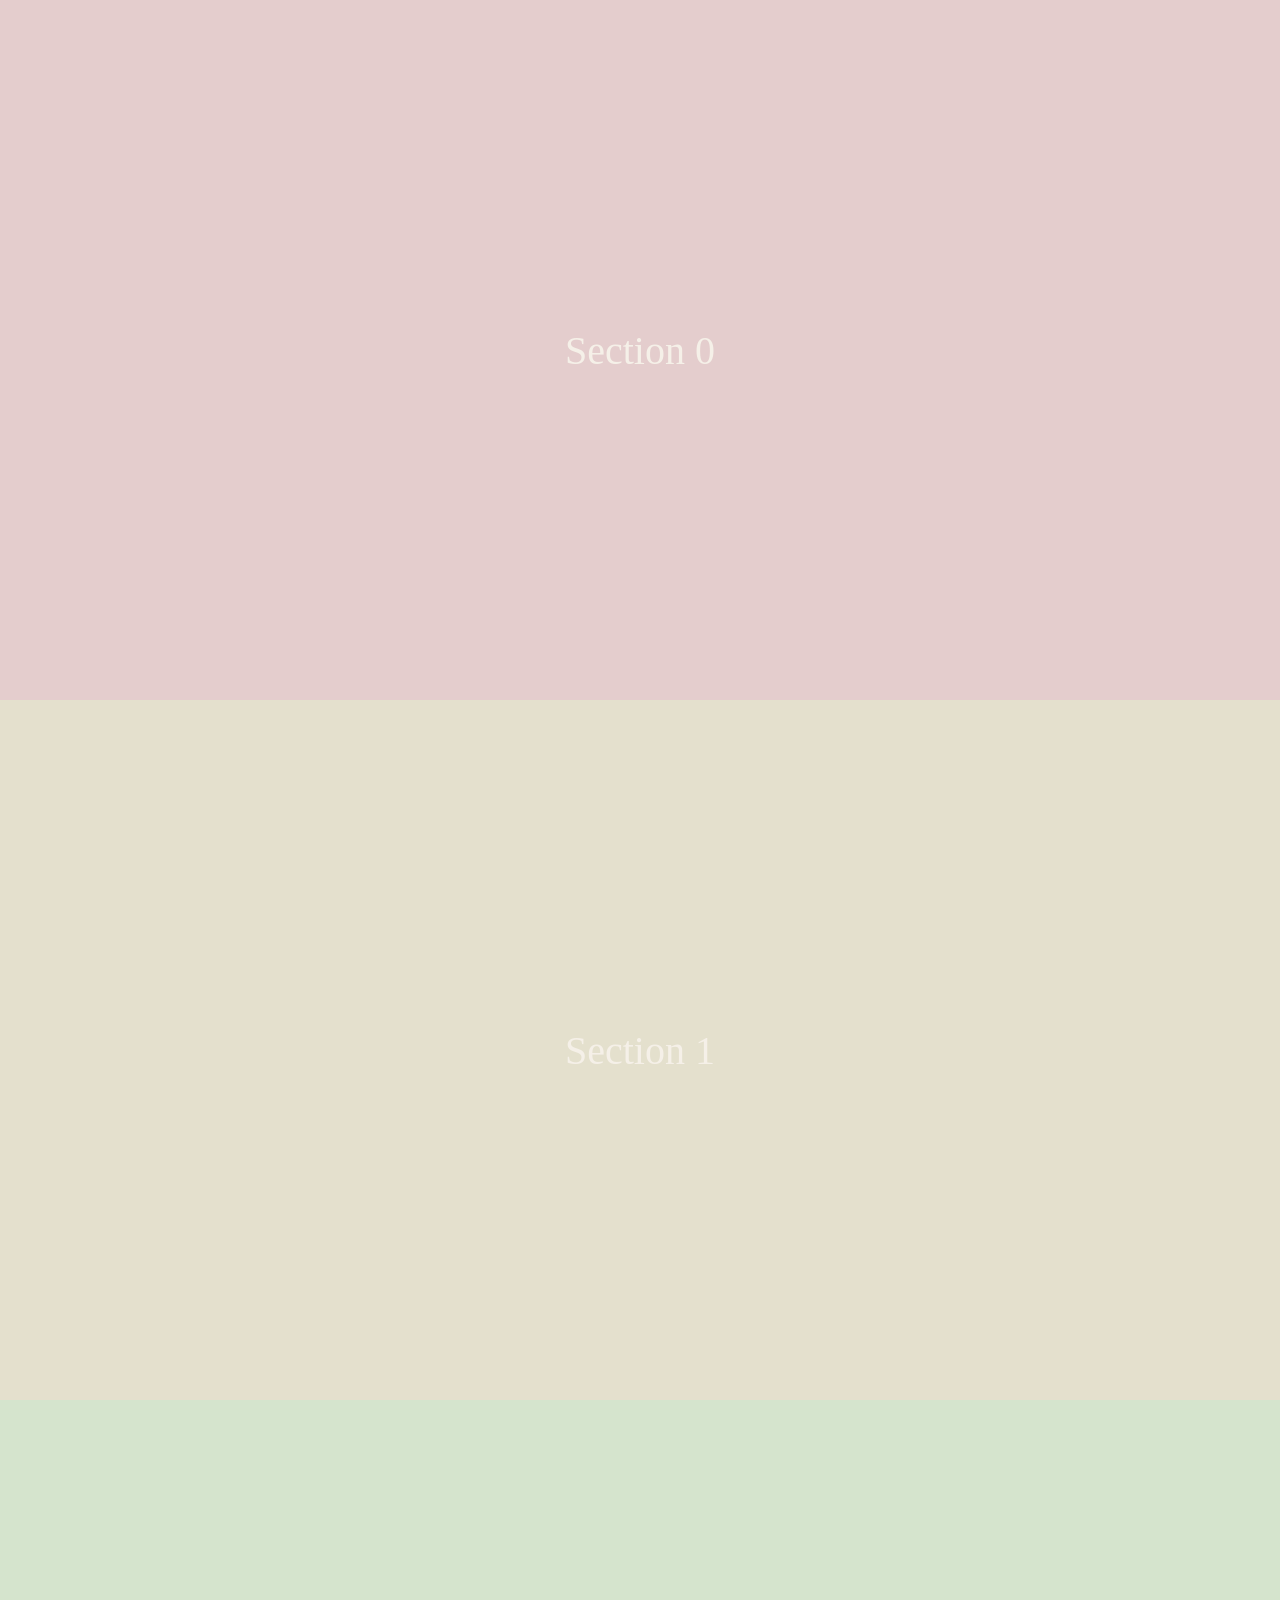
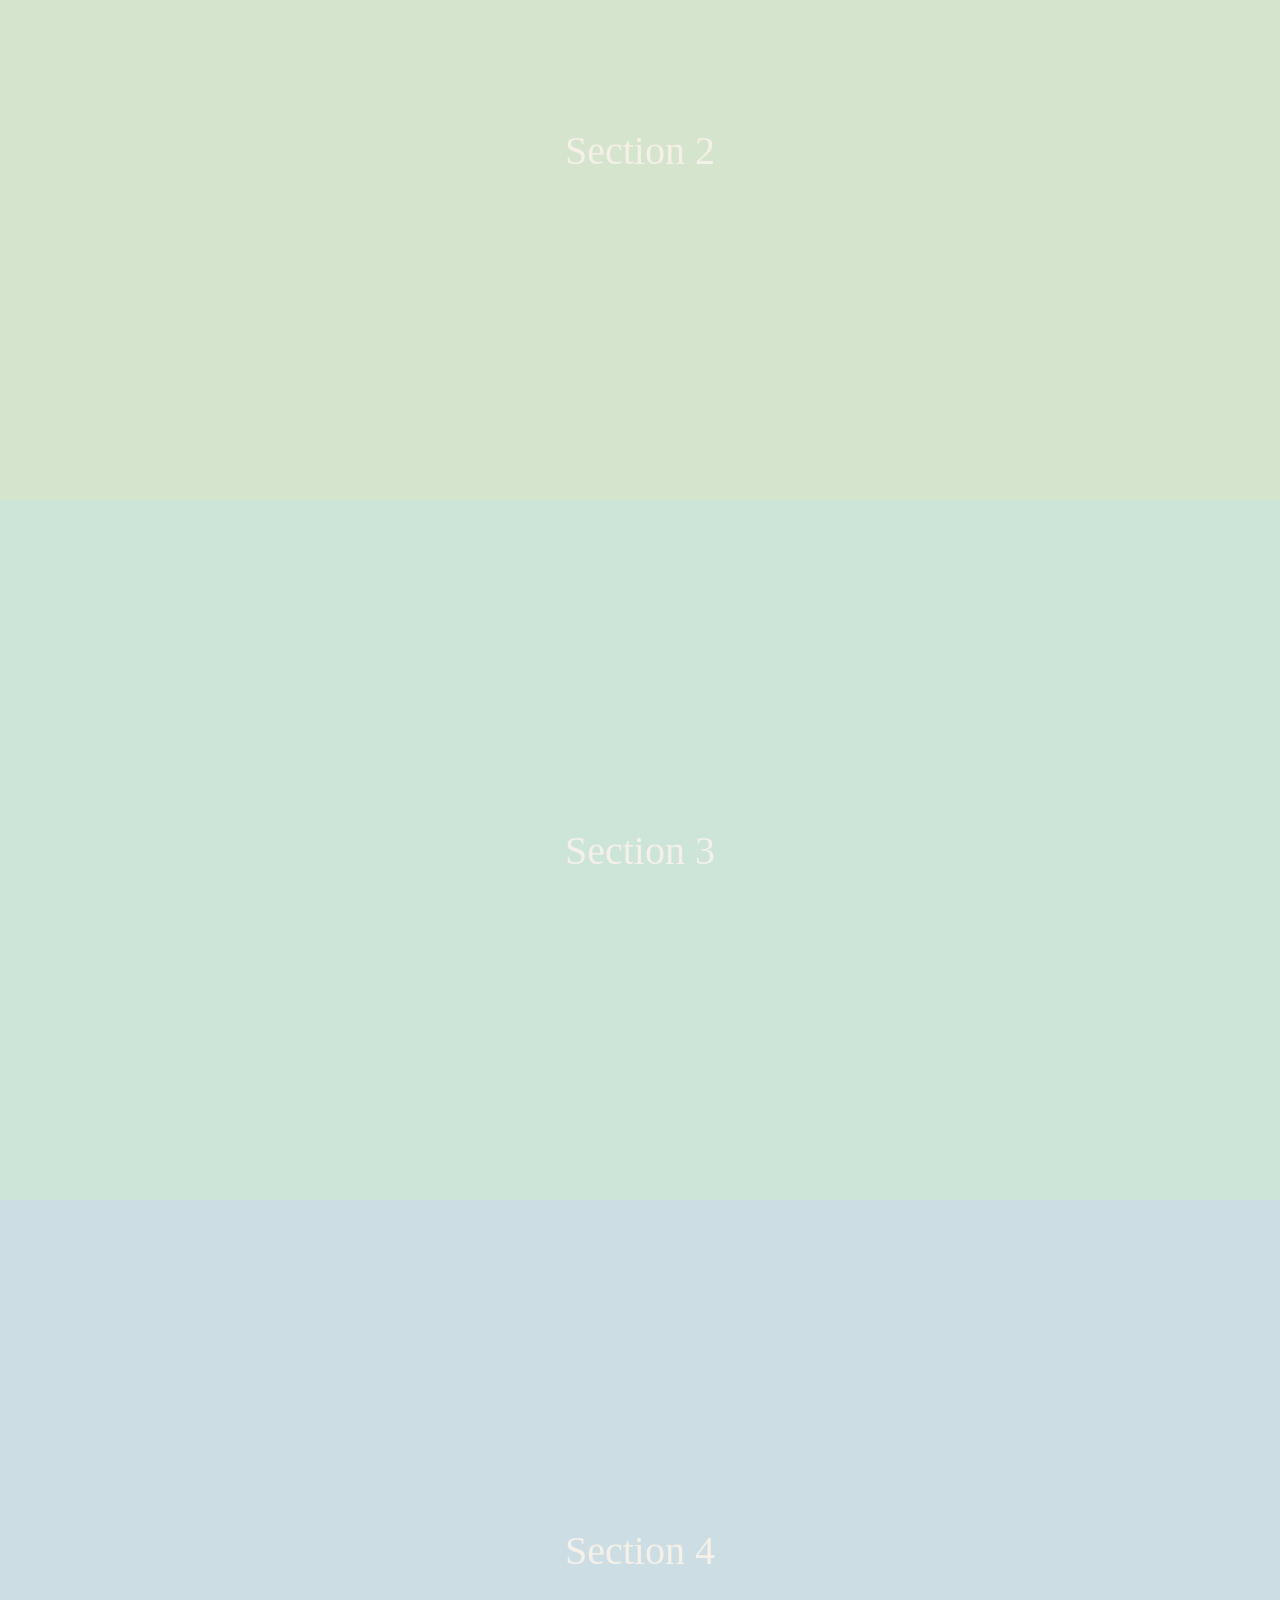
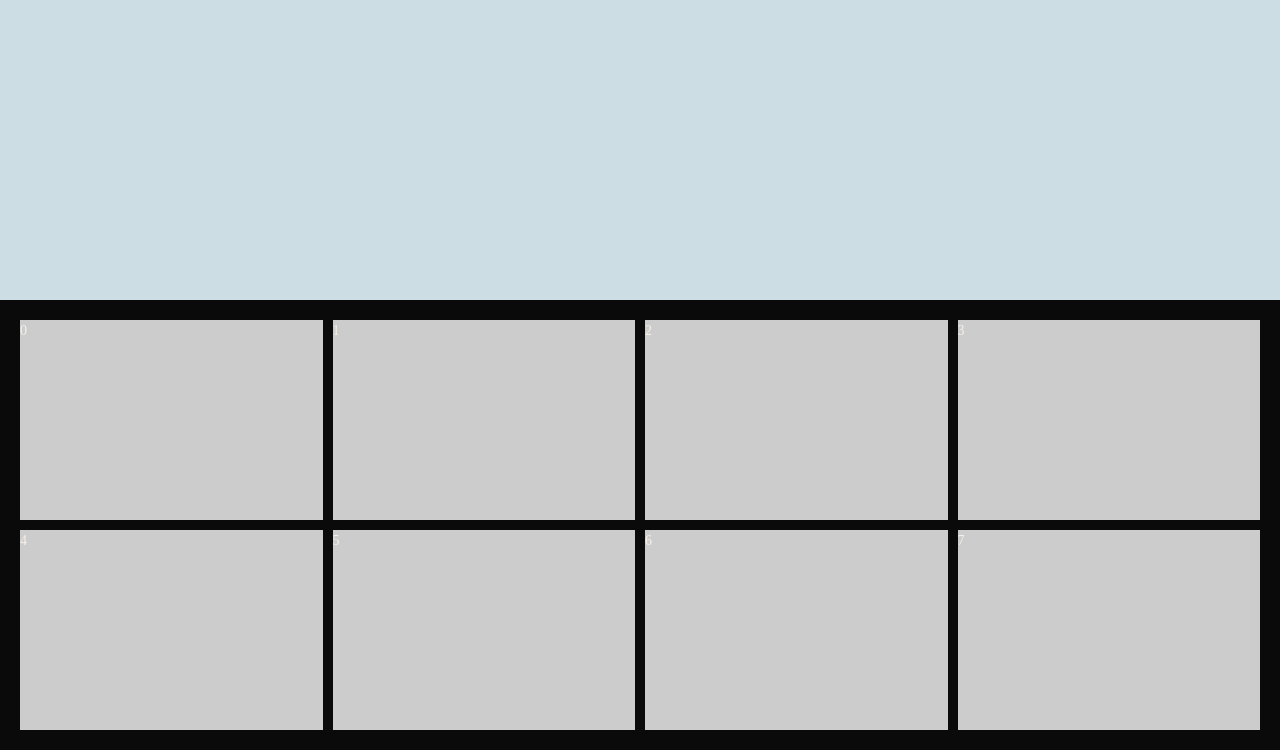
<file: scripts/fixtures/reveal.html>
<!doctype html><html><head><meta charset="utf-8"><link rel="stylesheet" href="../../assets/theme.css">
<style>:root{--dur-1:160ms;--dur-2:280ms;--dur-3:440ms;--dur-4:820ms;--reveal-dist:30px;--ease-emph:cubic-bezier(.16,1,.3,1)}body{margin:0}</style></head>
<body data-scroll-reveal="true" data-reveal-style="fade_up"><main><div class="shopify-section" id="s0"><section style="height:700px;background:hsl(0,30%,85%);display:grid;place-items:center;font:40px serif">Section 0</section></div><div class="shopify-section" id="s1"><section style="height:700px;background:hsl(50,30%,85%);display:grid;place-items:center;font:40px serif">Section 1</section></div><div class="shopify-section" id="s2"><section style="height:700px;background:hsl(100,30%,85%);display:grid;place-items:center;font:40px serif">Section 2</section></div><div class="shopify-section" id="s3"><section style="height:700px;background:hsl(150,30%,85%);display:grid;place-items:center;font:40px serif">Section 3</section></div><div class="shopify-section" id="s4"><section style="height:700px;background:hsl(200,30%,85%);display:grid;place-items:center;font:40px serif">Section 4</section></div>
<div class="shopify-section"><div style="display:grid;grid-template-columns:repeat(4,1fr);gap:10px;padding:20px"><div class="reveal" style="height:200px;background:#ccc">0</div><div class="reveal" style="height:200px;background:#ccc">1</div><div class="reveal" style="height:200px;background:#ccc">2</div><div class="reveal" style="height:200px;background:#ccc">3</div><div class="reveal" style="height:200px;background:#ccc">4</div><div class="reveal" style="height:200px;background:#ccc">5</div><div class="reveal" style="height:200px;background:#ccc">6</div><div class="reveal" style="height:200px;background:#ccc">7</div></div></div>
</main><script src="../../assets/theme.js"></script></body></html>
</file>
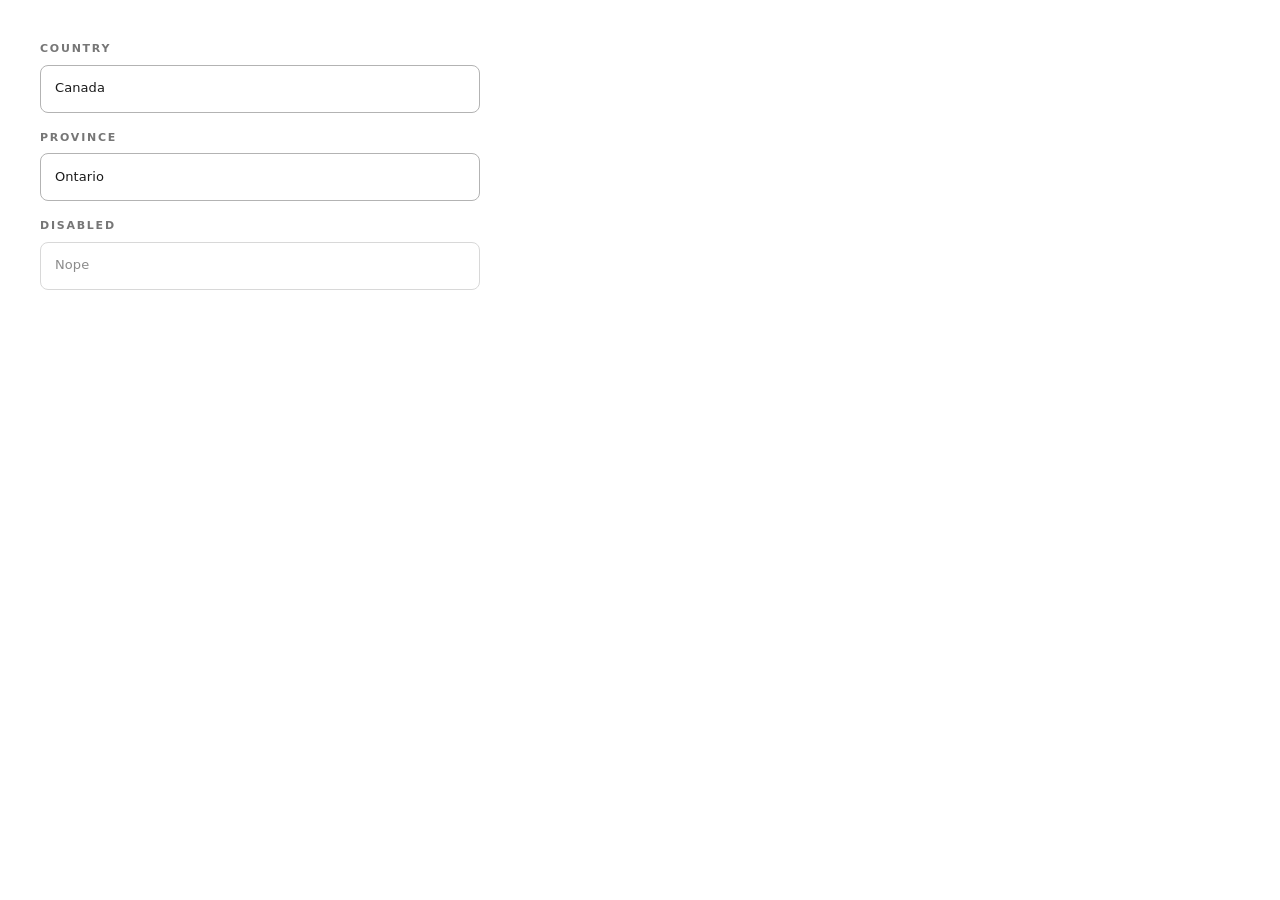
<file: scripts/fixtures/select-form.html>
<!doctype html><html data-scheme="light" data-corners="soft" data-motion="full"><head><meta charset="utf-8"><link rel="stylesheet" href="../../assets/theme.css"><link rel="stylesheet" href="../../assets/mn-core.css">
<style>:root{--s1-bg:#FFF;--s1-fg:#1A1A1A;--s1-mut:rgba(26,26,26,.66);--s1-bdr:rgba(26,26,26,.16);--gold:#9B7B3F;--field-fg:#1A1A1A;--field-bdr:rgba(26,26,26,.22);--field-bg:#fff;--muted:rgba(26,26,26,.6);--r-xs:4px;--r-sm:8px;--r-md:12px;--r-lg:16px;--r-pill:999px;--r-btn:8px;--fs-scale:1;--ff-body:system-ui;--z-overlay:150}
body{margin:0;background:#fff;color:#1A1A1A;font-family:system-ui;padding:40px;max-width:520px}</style></head><body>
<form id="f"><div class="form-field"><label for="address-country-1">Country</label>
<select id="address-country-1" name="address[country]" data-default="Canada">
<option value="---" data-provinces="[]">---</option>
<option value="United States" data-provinces="[[&quot;California&quot;,&quot;California&quot;],[&quot;New York&quot;,&quot;New York&quot;],[&quot;Texas&quot;,&quot;Texas&quot;]]">United States</option>
<option value="Canada" data-provinces="[[&quot;Alberta&quot;,&quot;Alberta&quot;],[&quot;Ontario&quot;,&quot;Ontario&quot;],[&quot;Quebec&quot;,&quot;Quebec&quot;]]">Canada</option>
<option value="France" data-provinces="[]">France</option>
<option value="Germany" data-provinces="[]">Germany</option>
</select></div>
<div class="form-field"><label for="address-province-1">Province</label>
<select id="address-province-1" name="address[province]" data-default="Ontario"><option value="">Select a province</option></select></div>
<div class="form-field"><label for="x">Disabled</label><select id="x" disabled><option>Nope</option></select></div>
</form><p id="log"></p>
<script src="../../assets/theme.js"></script></body></html>
</file>
<file: docs/claude_design_ref_home2/styles.css>
/* =====================================================================
   Maison Noir · Homepage AW26
   One stylesheet. Colours come only from the tokens below.
   ===================================================================== */

/* ---------- Tokens ---------- */
:root{
--c-base:#F3F0E9;--c-soft:#EAE5DA;--c-deep:#DCD4C3;
--c-text:#1D1C19;--c-muted:#5D5850;
--c-contrast:#20221D;--c-on-contrast:#EEE9DE;
--c-accent:#B4532F;--c-accent-ink:#8A3A1C;--c-sale:#9A2A1D;
/* derived */
--line:color-mix(in oklab,var(--c-text) 14%,transparent);--line-strong:color-mix(in oklab,var(--c-text) 34%,transparent);
--muted-inv:color-mix(in oklab,var(--c-on-contrast) 72%,var(--c-contrast));--line-inv:color-mix(in oklab,var(--c-on-contrast) 20%,transparent);
/* placeholder photo tones */
--t1:color-mix(in oklab,var(--c-deep),var(--c-text) 10%);--t2:color-mix(in oklab,var(--c-deep),var(--c-accent) 38%);--t3:color-mix(in oklab,var(--c-contrast),var(--c-deep) 22%);
--t4:color-mix(in oklab,var(--c-soft),var(--c-accent) 14%);--t5:color-mix(in oklab,var(--c-deep),var(--c-contrast) 45%);--t6:color-mix(in oklab,var(--c-accent-ink),var(--c-contrast) 35%);
/* type, layout, motion */
--f-display:"Newsreader",Georgia,serif;--f-sans:"Geist",system-ui,sans-serif;--f-mono:"Geist Mono",ui-monospace,monospace;
--wrap:1360px;--gut:clamp(20px,4vw,56px);--hd:68px;--sec:clamp(88px,10vw,168px);--rail-pad:max(var(--gut),(100% - var(--wrap))/2);
--ease:cubic-bezier(.2,.7,.2,1);--ease-out:cubic-bezier(.16,1,.3,1);--focus:var(--c-accent-ink);
}

/* ---------- Base ---------- */
*,*::before,*::after{box-sizing:border-box}
html{-webkit-text-size-adjust:100%;scroll-padding-top:var(--hd)}
body{margin:0;background:var(--c-base);color:var(--c-text);font:400 15px/1.6 var(--f-sans);-webkit-font-smoothing:antialiased;overflow-x:clip;text-wrap:pretty}
h1,h2,h3,p,ul,ol,dl,dd,figure,blockquote{margin:0}
ul,ol{list-style:none;padding:0}
a{color:inherit;text-decoration:none;transition:color .2s}
a:hover{color:var(--c-accent-ink)}
button,input{font:inherit;color:inherit;letter-spacing:inherit}
button{background:none;border:0;padding:0;cursor:pointer}
:focus-visible{outline:2px solid var(--focus);outline-offset:3px}
[hidden]{display:none!important}
.wrap{width:min(100% - 2*var(--gut),var(--wrap));margin-inline:auto}
.visually-hidden{position:absolute!important;width:1px;height:1px;overflow:hidden;clip:rect(0 0 0 0);white-space:nowrap}
.skip{position:fixed;left:12px;top:-80px;z-index:100;background:var(--c-text);color:var(--c-base);padding:12px 18px}
.skip:focus{top:12px;color:var(--c-base)}
.ic{width:20px;height:20px;fill:none;stroke:currentColor;stroke-width:1.4;stroke-linecap:round;stroke-linejoin:round;flex:none;display:block}
.eyebrow{display:block;font:500 11px/1.5 var(--f-mono);letter-spacing:.12em;text-transform:uppercase;color:var(--c-muted)}
.h2{font:300 clamp(36px,4.6vw,72px)/.98 var(--f-display);letter-spacing:-.025em;margin-top:14px;text-wrap:balance}
.h2 em{font-style:italic}
.btn{display:inline-flex;align-items:center;justify-content:center;gap:10px;min-height:50px;padding:0 26px;background:var(--c-text);color:var(--c-base);border:1px solid var(--c-text);font:500 13px/1.2 var(--f-sans);letter-spacing:.04em;text-align:center;transition:background-color .35s var(--ease),border-color .35s var(--ease),color .35s var(--ease)}
.btn:hover{background:var(--c-accent-ink);border-color:var(--c-accent-ink);color:var(--c-base)}
.btn--ghost{background:transparent;color:var(--c-text);border-color:var(--line-strong)}
.btn--ghost:hover{background:color-mix(in oklab,var(--c-text) 6%,transparent);border-color:var(--c-text);color:var(--c-text)}
.btn--inv{background:var(--c-on-contrast);color:var(--c-contrast);border-color:var(--c-on-contrast)}
.btn--inv:hover{background:transparent;color:var(--c-on-contrast);border-color:var(--c-on-contrast)}
.lnk{display:inline-flex;align-items:center;gap:8px;font-size:13px;font-weight:500;letter-spacing:.02em;padding-bottom:4px;background:linear-gradient(currentColor,currentColor) 0 100%/100% 1px no-repeat;transition:background-size .45s var(--ease-out),color .2s}
.lnk .ic{width:16px;height:16px;transition:transform .45s var(--ease-out)}
.lnk:hover{background-size:35% 1px}
.lnk:hover .ic{transform:translateX(4px)}
/* photo placeholder: swap for <img> in Liquid; tone set by .t1–.t6 or inline --ph */
.ph{position:relative;display:block;overflow:hidden;--ph:var(--t1);background:radial-gradient(42% 58% at 52% 66%,color-mix(in oklab,var(--ph),black 18%),transparent 72%),radial-gradient(80% 60% at 18% 8%,color-mix(in oklab,var(--ph),white 24%),transparent 62%),linear-gradient(168deg,color-mix(in oklab,var(--ph),white 6%),color-mix(in oklab,var(--ph),black 12%))}
.t1{--ph:var(--t1)}.t2{--ph:var(--t2)}.t3{--ph:var(--t3)}.t4{--ph:var(--t4)}.t5{--ph:var(--t5)}.t6{--ph:var(--t6)}
/* reveal */
@media (scripting:enabled){.rv{opacity:0;transform:translateY(22px);transition:opacity 1s var(--ease-out),transform 1s var(--ease-out);transition-delay:var(--d,0s)}.rv.is-in{opacity:1;transform:none}}

/* ---------- Product card (shared: new arrivals, best sellers, shop the look) ---------- */
.pc{position:relative;display:flex;flex-direction:column;gap:16px;min-width:0}
.pc__media{position:relative;aspect-ratio:3/4;overflow:hidden;background:var(--c-soft)}
.pc__link{position:absolute;inset:0}
.pc__img{position:absolute;inset:0;transition:opacity .6s var(--ease),scale 1.4s var(--ease-out)}
.pc__img--alt{opacity:0}
.pc:hover .pc__img--alt{opacity:1}
.pc:hover .pc__img{scale:1.035}
.pc__badges{position:absolute;top:12px;left:12px;display:flex;gap:6px;pointer-events:none}
.pc__badge{background:var(--c-base);color:var(--c-text);font:500 10px/1 var(--f-mono);letter-spacing:.1em;text-transform:uppercase;padding:6px 8px}
.pc__badge--sale{background:var(--c-sale);color:var(--c-base)}
.pc__heart{position:absolute;top:6px;right:6px;width:44px;height:44px;display:grid;place-items:center;border-radius:50%;color:var(--c-text);transition:scale .3s var(--ease-out)}
.pc__heart::before{content:"";position:absolute;inset:6px;border-radius:50%;background:color-mix(in oklab,var(--c-base) 82%,transparent)}
.pc__heart .ic{position:relative;width:18px;height:18px;transition:fill .3s,stroke .3s}
.pc__heart:active{scale:.9}
.pc__heart[aria-pressed=true] .ic{fill:var(--c-accent-ink);stroke:var(--c-accent-ink)}
.pc__add{position:absolute;left:10px;right:10px;bottom:10px;min-height:44px;display:flex;align-items:center;justify-content:space-between;gap:8px;padding:0 16px;background:var(--c-base);color:var(--c-text);font-size:12px;font-weight:500;letter-spacing:.06em;text-transform:uppercase;transform:translateY(calc(100% + 14px));transition:transform .5s var(--ease-out),background-color .3s,color .3s}
.pc__add .ic{width:16px;height:16px}
.pc__add:hover,.pc__add.is-added{background:var(--c-text);color:var(--c-base)}
.pc:hover .pc__add,.pc:focus-within .pc__add{transform:none}
.pc__body{display:grid;gap:4px}
.pc__brand{font:500 10px/1.4 var(--f-mono);letter-spacing:.12em;text-transform:uppercase;color:var(--c-muted)}
.pc__title{font:400 19px/1.2 var(--f-display);letter-spacing:-.005em}
.pc__price{display:flex;align-items:baseline;gap:10px;font-size:14px}
.pc__now--sale{color:var(--c-sale)}
.pc__was{color:var(--c-muted);font-size:13px}
.pc__sw{display:flex;align-items:center;gap:0;margin:4px 0 0 -7px}
.pc__dot{width:28px;height:28px;display:grid;place-items:center;border-radius:50%;transition:box-shadow .25s}
.pc__dot::before{content:"";width:12px;height:12px;border-radius:50%;background:var(--sw);box-shadow:inset 0 0 0 1px color-mix(in oklab,var(--c-text) 22%,transparent)}
.pc__dot[aria-pressed=true]{box-shadow:inset 0 0 0 1px var(--c-text)}
.pc__colour{margin-left:6px;font-size:12px;color:var(--c-muted)}
@media (hover:none){.pc__add{transform:none;left:auto;right:8px;bottom:8px;width:44px;padding:0;justify-content:center;border-radius:50%}.pc__add-t{position:absolute;width:1px;height:1px;overflow:hidden;clip:rect(0 0 0 0)}}
.pc--row{display:grid;grid-template-columns:104px minmax(0,1fr);gap:20px;align-items:center}
.pc--row .pc__badges,.pc--row .pc__heart{display:none}
.pc--row .pc__add{transform:none;left:auto;right:6px;bottom:6px;width:36px;min-height:36px;padding:0;justify-content:center;border-radius:50%}
.pc--row .pc__add-t{position:absolute;width:1px;height:1px;overflow:hidden;clip:rect(0 0 0 0)}
.pc--row .pc__title{font-size:21px}

/* ---------- Header (placeholder: replaced by store header) ---------- */
.hd{position:sticky;top:0;z-index:40;background:color-mix(in oklab,var(--c-base) 92%,transparent);backdrop-filter:blur(12px);-webkit-backdrop-filter:blur(12px);border-bottom:1px solid var(--line)}
.hd__in{display:grid;grid-template-columns:minmax(0,1fr) auto minmax(0,1fr);align-items:center;gap:24px;height:var(--hd)}
.hd__nav{display:flex;gap:clamp(16px,2vw,30px);font-size:13px;white-space:nowrap}
.hd__logo{font:500 14px/1 var(--f-sans);letter-spacing:.42em;padding-left:.42em;text-transform:uppercase;white-space:nowrap}
.hd__tools{display:flex;align-items:center;justify-content:flex-end}
.hd__tool{position:relative;width:44px;height:44px;display:grid;place-items:center}
.hd__tool--txt{width:auto;padding:0 12px;font-size:13px}
.hd__count{position:absolute;top:5px;right:3px;min-width:17px;height:17px;padding:0 4px;border-radius:9px;background:var(--c-text);color:var(--c-base);font:500 10px/17px var(--f-mono);text-align:center}
.hd__count.is-bump{animation:hd-bump .5s var(--ease-out)}
@keyframes hd-bump{40%{scale:1.35}}
.hd__menu{display:none;width:44px;height:44px;place-items:center;margin-left:-12px}
.hd__drawer{border-top:1px solid var(--line);padding:8px var(--gut) 32px}
.hd__drawer a{display:block;padding:14px 0;border-bottom:1px solid var(--line);font:300 30px/1.1 var(--f-display)}
@media (max-width:1240px){.hd__tool--txt{display:none}}
@media (max-width:1200px){.hd__nav,.hd__acc{display:none}.hd__menu{display:grid}}
@media (min-width:1201px){.hd__drawer{display:none!important}}

/* ---------- Hero ---------- */
.hr{padding:clamp(20px,2.4vw,36px) 0 clamp(32px,4vw,56px)}
.hr__grid{display:grid;grid-template-columns:repeat(12,minmax(0,1fr));grid-template-rows:auto 1fr auto;column-gap:clamp(12px,1.6vw,24px);min-height:calc(100svh - var(--hd) - clamp(52px,6.4vw,92px))}
.hr__meta{grid-column:1/7;grid-row:1;display:flex;flex-wrap:wrap;align-items:center;gap:10px 16px}
.hr__ticks{display:flex;gap:4px}
.hr__ticks i{width:16px;height:1px;background:var(--line-strong)}
.hr__ticks i.is-on{width:36px;background:var(--c-text)}
.hr__title{grid-column:1/7;grid-row:2;align-self:center;padding-block:40px;font:300 clamp(54px,8.4vw,150px)/.86 var(--f-display);letter-spacing:-.04em}
.hr__title span{display:block}
.hr__title span:nth-child(2){padding-left:.9em}
.hr__title em{font-style:italic;color:var(--c-accent-ink);padding-right:.04em}
.hr__foot{grid-column:1/5;grid-row:3;align-self:end;display:grid;gap:24px}
.hr__text{max-width:36ch;font-size:16px;color:var(--c-muted)}
.hr__ctas{display:flex;flex-wrap:wrap;gap:10px}
.hr__main{grid-column:7/13;grid-row:1/4;position:relative;min-height:520px}
.hr__main .ph{position:absolute;inset:0}
.hr__main::after{content:"";position:absolute;inset:auto 0 0;height:32%;background:linear-gradient(transparent,color-mix(in oklab,black 42%,transparent));pointer-events:none}
.hr__cap{position:absolute;right:20px;bottom:18px;z-index:1;display:grid;justify-items:end;text-align:right;gap:4px;font:500 11px/1.3 var(--f-mono);letter-spacing:.1em;text-transform:uppercase;color:white}
.hr__inset{grid-column:5/8;grid-row:3;justify-self:end;align-self:end;width:76%;position:relative;z-index:2;display:flex;flex-direction:column-reverse;gap:12px}
.hr__inset figcaption{max-width:50%}
.hr__inset .ph{aspect-ratio:3/4;box-shadow:0 0 0 clamp(6px,.8vw,12px) var(--c-base)}
@media (max-width:720px){
.hr__grid{grid-template-columns:minmax(0,1fr);grid-template-rows:none;min-height:0}
.hr__meta,.hr__title,.hr__foot,.hr__main,.hr__inset{grid-column:1}
.hr__meta{grid-row:1}
.hr__title{grid-row:2;padding-block:28px 32px;font-size:clamp(50px,15vw,76px)}
.hr__main{grid-row:3;min-height:0;aspect-ratio:4/5}
.hr__inset{grid-row:3;width:36%;margin:0 14px -36px 0}
.hr__inset figcaption{display:none}
.hr__foot{grid-row:4;margin-top:60px}
}

/* ---------- Ticker ---------- */
.tk{background:var(--c-contrast);color:var(--c-on-contrast);--focus:var(--c-on-contrast)}
.tk__in{display:flex;align-items:center}
.tk__vp{flex:1;min-width:0;overflow:hidden;mask-image:linear-gradient(90deg,transparent,var(--c-text) 5%,var(--c-text) 95%,transparent);-webkit-mask-image:linear-gradient(90deg,transparent,var(--c-text) 5%,var(--c-text) 95%,transparent)}
.tk__track{display:flex;width:max-content;animation:tk-scroll 52s linear infinite}
.tk__list{display:flex;flex:none}
.tk__item{display:flex;align-items:center;gap:28px;padding:15px 28px 15px 0;font:500 11px/1 var(--f-mono);letter-spacing:.14em;text-transform:uppercase;white-space:nowrap}
.tk__item::after{content:"";width:5px;height:5px;border:1px solid var(--c-accent);transform:rotate(45deg)}
.tk:hover .tk__track,.tk.is-paused .tk__track{animation-play-state:paused}
.tk__toggle{flex:none;width:48px;height:44px;display:grid;place-items:center;border-left:1px solid var(--line-inv)}
.tk__toggle .ic{width:15px;height:15px}
.tk__toggle .ic-play,.tk.is-paused .tk__toggle .ic-pause{display:none}
.tk.is-paused .tk__toggle .ic-play{display:block}
@keyframes tk-scroll{to{transform:translateX(-50%)}}

/* ---------- Shop by category ---------- */
.ct{padding:var(--sec) 0}
.ct__grid{display:grid;grid-template-columns:minmax(0,4fr) minmax(0,8fr);gap:clamp(32px,6vw,120px)}
.ct__head{position:sticky;top:calc(var(--hd) + 40px);align-self:start;display:grid;gap:18px;justify-items:start}
.ct__head .h2{margin:0}
.ct__lede{max-width:30ch;color:var(--c-muted)}
.ct__list{position:relative;border-top:1px solid var(--line)}
.ct__link{display:grid;grid-template-columns:44px minmax(0,1fr) auto 20px;grid-template-areas:"num name meta ic";align-items:center;gap:clamp(12px,2vw,28px);padding:clamp(18px,2vw,28px) 0;border-bottom:1px solid var(--line)}
.ct__link:hover{color:inherit}
.ct__num{grid-area:num;font:500 11px var(--f-mono);letter-spacing:.1em;color:var(--c-muted)}
.ct__name{grid-area:name;font:300 clamp(34px,4.6vw,76px)/1 var(--f-display);letter-spacing:-.03em;transition:transform .6s var(--ease-out),color .3s}
.ct__meta{grid-area:meta;display:flex;align-items:center;gap:14px;font-size:13px;color:var(--c-muted)}
.ct__meta b{font:500 11px/1 var(--f-mono);padding:5px 8px;border:1px solid var(--line-strong);border-radius:20px}
.ct__link>.ic{grid-area:ic;transition:transform .5s var(--ease-out)}
.ct__link:hover .ct__name,.ct__link:focus-visible .ct__name{transform:translateX(16px);font-style:italic}
.ct__link:hover>.ic{transform:translateX(4px)}
.ct__list:hover .ct__row:not(:hover) .ct__name{color:var(--c-muted)}
.ct__img{position:absolute;left:0;top:0;z-index:3;width:clamp(180px,16vw,260px);aspect-ratio:3/4;pointer-events:none;opacity:0;scale:.9;rotate:-2deg;translate:calc(var(--x,60%) - 50%) calc(var(--y,0px) - 50%);transition:opacity .35s,scale .5s var(--ease-out)}
.ct__row.is-active .ct__img{opacity:1;scale:1}
@media (max-width:720px),(hover:none){
.ct__link{grid-template-columns:64px minmax(0,1fr) 20px;grid-template-areas:"img name ic" "img meta ic";row-gap:6px}
.ct__num{display:none}
.ct__img{grid-area:img;position:static;width:64px;opacity:1;scale:1;rotate:0deg;translate:none}
.ct__name{font-size:clamp(28px,7.6vw,44px)}
.ct__meta{gap:10px}
}
@media (max-width:720px){.ct__grid{grid-template-columns:minmax(0,1fr)}.ct__head{position:static}}

/* ---------- New arrivals ---------- */
.na{padding:0 0 var(--sec)}
.na__head{display:flex;flex-wrap:wrap;justify-content:space-between;align-items:flex-end;gap:28px 40px;margin-bottom:clamp(36px,4vw,64px)}
.na__ctrl{display:flex;flex-wrap:wrap;align-items:center;gap:16px clamp(16px,3vw,40px)}
.na__tabs{display:flex;gap:2px;padding:4px;border:1px solid var(--line);border-radius:999px;max-width:100%;overflow-x:auto;scrollbar-width:none}
.na__tab{flex:none;min-height:40px;padding:0 18px;border-radius:999px;font-size:13px;color:var(--c-muted);transition:background-color .3s,color .3s}
.na__tab:hover{color:var(--c-text)}
.na__tab[aria-selected=true]{background:var(--c-text);color:var(--c-base)}
.na__grid{display:grid;grid-template-columns:repeat(4,minmax(0,1fr));gap:56px clamp(12px,1.6vw,28px);transition:opacity .28s}
.na__grid>.pc:nth-child(even of :not([hidden])){margin-top:72px}
.na__grid.is-out{opacity:0}
@media (max-width:720px){.na__grid{grid-template-columns:repeat(2,minmax(0,1fr));gap:36px 12px}.na__grid>.pc:nth-child(even of :not([hidden])){margin-top:44px}.na__ctrl{width:100%;justify-content:space-between}.pc__title{font-size:17px}}

/* ---------- Editorial campaign ---------- */
.ed{padding:0 0 var(--sec)}
.ed__img{width:100%;aspect-ratio:21/9;min-height:440px}
.ed__story{display:flex;justify-content:space-between;align-items:flex-end;gap:24px;margin-top:clamp(-240px,-15vw,-96px);position:relative}
.ed__credit{padding-bottom:8px}
.ed__card{width:min(100%,540px);display:grid;gap:22px;justify-items:start;padding:clamp(28px,3.6vw,60px) clamp(28px,3.6vw,60px) 0;background:var(--c-base)}
.ed__card .h2{margin:0}
.ed__card p{color:var(--c-muted);max-width:44ch}
@media (max-width:720px){.ed__img{aspect-ratio:4/5;min-height:0}.ed__story{flex-direction:column-reverse;align-items:stretch;margin-top:-72px}.ed__card{width:auto;margin-left:24px;padding:28px 0 0 24px}}

/* ---------- Best sellers ---------- */
.bs{background:var(--c-soft);padding:var(--sec) 0}
.bs__head{display:flex;flex-wrap:wrap;justify-content:space-between;align-items:flex-end;gap:24px;margin-bottom:clamp(36px,4vw,64px)}
.bs__head .h2{max-width:14ch}
.bs__nav{display:flex;align-items:center;gap:8px}
.bs__count{margin-right:14px;font:500 12px var(--f-mono);letter-spacing:.08em;color:var(--c-muted)}
.bs__count b{font-weight:500;color:var(--c-text)}
.bs__arrow{width:52px;height:52px;display:grid;place-items:center;border-radius:50%;border:1px solid var(--line-strong);transition:background-color .3s,color .3s,border-color .3s}
.bs__arrow:hover:not(:disabled){background:var(--c-text);border-color:var(--c-text);color:var(--c-base)}
.bs__arrow:disabled{opacity:.35;cursor:default}
.bs__rail{display:grid;grid-auto-flow:column;grid-auto-columns:clamp(250px,22vw,330px);gap:clamp(16px,2.2vw,36px);overflow-x:auto;overscroll-behavior-x:contain;scroll-snap-type:x mandatory;scrollbar-width:none;padding:12px var(--rail-pad) 8px;scroll-padding-inline:var(--rail-pad)}
.bs__rail::-webkit-scrollbar{display:none}
.bs__item{scroll-snap-align:start;display:grid;gap:20px;align-content:start}
.bs__num{display:flex;align-items:flex-end;gap:14px;font:300 italic clamp(44px,4.4vw,72px)/1 var(--f-display);letter-spacing:-.03em;padding-top:.08em}
.bs__num::after{content:"";flex:1;height:1px;margin-bottom:8px;background:var(--line-strong)}
.bs__bar{position:relative;height:1px;margin-top:44px;background:var(--line-strong)}
.bs__bar span{position:absolute;top:-1px;height:3px;left:var(--l,0%);width:var(--w,25%);background:var(--c-text);transition:left .2s linear}
@media (max-width:720px){.bs__rail{grid-auto-columns:72%}.bs__count{display:none}}

/* ---------- Shop the look ---------- */
.sl{padding:var(--sec) 0}
.sl__grid{display:grid;grid-template-columns:minmax(0,7fr) minmax(0,5fr);gap:clamp(32px,6vw,112px);align-items:center}
.sl__photo{position:relative}
.sl__img{aspect-ratio:4/5}
.sl__spot{position:absolute;left:var(--x);top:var(--y);translate:-50% -50%;width:44px;height:44px;display:grid;place-items:center;border-radius:50%;background:white;color:black;font:500 12px var(--f-mono);box-shadow:0 8px 24px -8px color-mix(in oklab,black 55%,transparent);transition:background-color .3s,color .3s,scale .4s var(--ease-out)}
.sl__spot::before{content:"";position:absolute;inset:-7px;border-radius:50%;border:1px solid white;animation:sl-ring 2.8s var(--ease-out) infinite}
.sl__spot:hover,.sl__spot.is-active{background:black;color:white;scale:1.08}
.sl__spot:focus-visible{outline-color:white;outline-offset:6px}
@keyframes sl-ring{0%{scale:.85;opacity:.9}100%{scale:1.5;opacity:0}}
.sl__side{display:grid;gap:32px}
.sl__list{border-top:1px solid var(--line)}
.sl__item{display:grid;grid-template-columns:32px minmax(0,1fr);gap:8px;padding:18px 14px 18px 10px;border-bottom:1px solid var(--line);transition:background-color .4s}
.sl__item.is-active{background:color-mix(in oklab,var(--c-soft),var(--c-deep) 30%)}
.sl__n{padding-top:6px;font:500 11px var(--f-mono);color:var(--c-muted)}
.sl__item.is-active .sl__n{color:var(--c-text)}
.sl__total{display:flex;flex-wrap:wrap;align-items:center;justify-content:space-between;gap:16px}
.sl__total p{font-size:14px;color:var(--c-muted)}
.sl__total b{margin-left:8px;font:400 24px var(--f-display);color:var(--c-text)}
@media (max-width:900px){.sl__grid{grid-template-columns:minmax(0,1fr)}}

/* ---------- Limited drop ---------- */
.ld{background:var(--c-contrast);color:var(--c-on-contrast);padding:var(--sec) 0;--focus:var(--c-on-contrast)}
.ld .eyebrow{color:var(--muted-inv)}
.ld a:hover{color:var(--c-on-contrast)}
.ld__top{display:flex;flex-wrap:wrap;justify-content:space-between;gap:12px 24px;padding-bottom:20px}
.ld__count{display:grid;grid-template-columns:repeat(4,minmax(0,1fr));border-block:1px solid var(--line-inv)}
.ld__unit{display:grid;gap:12px;padding:clamp(16px,2vw,28px) 0 clamp(16px,2vw,28px) clamp(12px,2vw,32px);border-left:1px solid var(--line-inv)}
.ld__unit:first-child{padding-left:0;border-left:0}
.ld__num{font:200 clamp(48px,11.4vw,190px)/.84 var(--f-display);letter-spacing:-.045em;font-variant-numeric:lining-nums tabular-nums}
.ld__lab{font:500 11px var(--f-mono);letter-spacing:.12em;text-transform:uppercase;color:var(--muted-inv)}
.ld__body{display:grid;grid-template-columns:minmax(0,5fr) minmax(0,6fr);gap:clamp(32px,6vw,112px);align-items:end;margin-top:clamp(48px,6vw,96px)}
.ld__media{display:grid;gap:12px}
.ld__media .ph{aspect-ratio:4/5}
.ld__text{display:grid;gap:28px;justify-items:start}
.ld__text .h2{margin:0}
.ld__text>p{max-width:46ch;font-size:16px;color:var(--muted-inv)}
.ld__specs{width:100%;border-top:1px solid var(--line-inv)}
.ld__specs div{display:flex;justify-content:space-between;gap:16px;padding:14px 0;border-bottom:1px solid var(--line-inv);font-size:14px}
.ld__specs dt{color:var(--muted-inv)}
.ld .ld__live{color:var(--c-on-contrast)}
.ld__ctas{display:flex;flex-wrap:wrap;align-items:center;gap:20px 28px}
@media (max-width:720px){.ld__body{grid-template-columns:minmax(0,1fr)}.ld__unit{padding-left:10px;gap:8px}.ld__lab{font-size:10px;letter-spacing:.08em}.ld__num{font-size:clamp(40px,13vw,64px)}}

/* ---------- Collection spotlight ---------- */
.sp{padding:var(--sec) 0}
.sp__grid{display:grid;grid-template-columns:minmax(0,5fr) minmax(0,7fr);gap:clamp(32px,6vw,120px)}
.sp__panel{position:sticky;top:calc(var(--hd) + 32px);align-self:start;height:calc(100svh - var(--hd) - 64px);min-height:540px;display:flex;flex-direction:column;justify-content:space-between;gap:32px}
.sp__intro{display:grid;gap:18px}
.sp__intro .h2{margin:0}
.sp__intro p{max-width:36ch;color:var(--c-muted)}
.sp__now{display:flex;align-items:baseline;gap:20px}
.sp__numeral{min-width:1.7em;font:300 italic clamp(88px,10vw,180px)/.8 var(--f-display);color:var(--c-accent)}
.sp__ctitle{font:300 clamp(24px,2.2vw,34px)/1.1 var(--f-display)}
.sp__now.is-swap>*{animation:sp-in .7s var(--ease-out)}
@keyframes sp-in{from{opacity:0;transform:translateY(14px)}}
.sp__foot{display:grid;gap:24px;justify-items:start}
.sp__steps{width:100%;border-top:1px solid var(--line)}
.sp__step{width:100%;min-height:44px;display:grid;grid-template-columns:40px minmax(0,1fr) auto;align-items:center;gap:8px;border-bottom:1px solid var(--line);font-size:13px;color:var(--c-muted);text-align:left;transition:color .3s}
.sp__step span:first-child{font:italic 400 16px var(--f-display)}
.sp__step::after{content:"";width:0;height:1px;background:currentColor;transition:width .5s var(--ease-out)}
.sp__step:hover,.sp__step[aria-current=true]{color:var(--c-text)}
.sp__step[aria-current=true]::after{width:40px}
.sp__chapters{display:grid;gap:clamp(72px,10vw,160px);padding-block:6vh}
.sp__ch{display:grid;gap:18px;width:84%}
.sp__ch:nth-child(even){width:70%;margin-left:auto}
.sp__img{aspect-ratio:4/5}
.sp__ch:nth-child(3) .sp__img{aspect-ratio:1/1}
.sp__cap{display:grid;grid-template-columns:minmax(0,1fr) minmax(0,2fr);gap:16px;font-size:14px;color:var(--c-muted)}
.sp__cap-n{font:500 11px/1.7 var(--f-mono);letter-spacing:.1em;text-transform:uppercase;color:var(--c-text)}
.sp__cap-t{display:none}
@media (max-width:720px){
.sp__grid{grid-template-columns:minmax(0,1fr)}
.sp__panel{position:static;height:auto;min-height:0}
.sp__now,.sp__steps{display:none}
.sp__chapters{gap:56px;padding:0}
.sp__ch,.sp__ch:nth-child(even){width:100%}
.sp__ch:nth-child(even){padding-left:14%}
.sp__cap{grid-template-columns:minmax(0,1fr);gap:6px}
.sp__cap-t{display:block;font:300 28px/1.1 var(--f-display);color:var(--c-text)}
}

/* ---------- Atelier / craft ---------- */
.cr{background:var(--c-deep);padding:var(--sec) 0}
.cr__manifesto{margin-top:24px;max-width:22ch;font:300 clamp(34px,5vw,84px)/1.04 var(--f-display);letter-spacing:-.028em;text-indent:clamp(0px,10vw,180px);text-wrap:balance}
.cr__manifesto em{font-style:italic;color:var(--c-accent-ink)}
.cr__grid{display:grid;grid-template-columns:repeat(12,minmax(0,1fr));gap:clamp(16px,2vw,32px);align-items:end;margin-top:clamp(56px,7vw,112px)}
.cr__portrait{grid-column:1/6;display:grid;gap:14px}
.cr__portrait .ph{aspect-ratio:3/4}
.cr__side{grid-column:7/13;display:grid;gap:40px;justify-items:start}
.cr__text{max-width:44ch;font-size:17px;color:var(--c-muted)}
.cr__figs{width:100%;display:grid;grid-template-columns:repeat(2,minmax(0,1fr));border-top:1px solid var(--line-strong)}
.cr__fig{display:flex;flex-direction:column-reverse;justify-content:flex-end;gap:10px;padding:26px 0;border-bottom:1px solid var(--line-strong)}
.cr__fig:nth-child(odd){padding-right:24px;border-right:1px solid var(--line-strong)}
.cr__fig:nth-child(even){padding-left:24px}
.cr__fig dt{font:500 11px/1.4 var(--f-mono);letter-spacing:.1em;text-transform:uppercase;color:var(--c-muted)}
.cr__val{font:300 clamp(48px,5.4vw,92px)/.9 var(--f-display);letter-spacing:-.03em;font-variant-numeric:lining-nums tabular-nums}
@media (max-width:720px){.cr__grid{grid-template-columns:minmax(0,1fr);gap:48px}.cr__portrait,.cr__side{grid-column:1}.cr__fig:nth-child(odd){padding-right:16px}.cr__fig:nth-child(even){padding-left:16px}}

/* ---------- Lookbook strip ---------- */
.lb{padding:var(--sec) 0}
.lb__head{display:flex;flex-wrap:wrap;justify-content:space-between;align-items:flex-end;gap:24px;margin-bottom:clamp(32px,4vw,56px)}
.lb__ctrl{display:flex;align-items:center;gap:8px}
.lb__hint{margin-right:16px}
.lb__btn{width:52px;height:52px;display:grid;place-items:center;border-radius:50%;border:1px solid var(--line-strong);transition:background-color .3s,color .3s,border-color .3s}
.lb__btn:hover:not(:disabled){background:var(--c-text);border-color:var(--c-text);color:var(--c-base)}
.lb__btn:disabled{opacity:.35;cursor:default}
.lb__track{--h:clamp(340px,40vw,580px);display:flex;gap:clamp(12px,1.4vw,24px);overflow-x:auto;scrollbar-width:none;scroll-snap-type:x proximity;padding:4px var(--rail-pad);scroll-padding-inline:var(--rail-pad);cursor:grab;user-select:none;-webkit-user-select:none}
.lb__track::-webkit-scrollbar{display:none}
.lb__track.is-dragging{cursor:grabbing;scroll-snap-type:none}
.lb__frame{flex:none;width:calc(var(--h) * var(--r,.75));display:grid;gap:14px;align-content:start;scroll-snap-align:start}
.lb__img{height:var(--h);transition:filter .5s}
.lb__track.is-dragging .lb__img{filter:brightness(.94)}
.lb__cap{display:flex;gap:14px;font-size:13px;color:var(--c-muted)}
.lb__cap span{flex:none;font:500 11px/1.75 var(--f-mono);letter-spacing:.1em;text-transform:uppercase;color:var(--c-text)}
.lb__bar{position:relative;height:1px;margin-top:40px;background:var(--line-strong)}
.lb__bar span{position:absolute;top:-1px;height:3px;left:var(--l,0%);width:var(--w,25%);background:var(--c-text)}
@media (max-width:720px){.lb__track{--h:400px}.lb__hint{display:none}}

/* ---------- Press ---------- */
.pr{padding:var(--sec) 0;border-top:1px solid var(--line);text-align:center}
.pr__in{display:grid;justify-items:center;gap:44px}
.pr__quotes{display:grid;width:100%}
.pr__q{grid-area:1/1;display:grid;gap:28px;justify-items:center;opacity:0;visibility:hidden;transition:opacity .6s var(--ease),visibility .6s}
.pr__q.is-active{opacity:1;visibility:visible}
.pr__q blockquote p{max-width:22ch;font:300 italic clamp(28px,3.8vw,58px)/1.12 var(--f-display);letter-spacing:-.02em;text-wrap:balance}
.pr__q figcaption{font:500 11px var(--f-mono);letter-spacing:.12em;text-transform:uppercase;color:var(--c-muted)}
.pr__names{width:100%;display:flex;flex-wrap:wrap;justify-content:center;gap:4px clamp(16px,3.4vw,52px);padding-top:28px;border-top:1px solid var(--line)}
.pr__name{position:relative;min-height:44px;padding:0 4px;color:var(--c-muted);transition:color .3s}
.pr__name::after{content:"";position:absolute;left:4px;right:4px;bottom:6px;height:1px;background:currentColor;scale:0 1;transition:scale .5s var(--ease-out)}
.pr__name:hover,.pr__name[aria-selected=true]{color:var(--c-text)}
.pr__name[aria-selected=true]::after{scale:1}
.pr__name--a{font:500 17px var(--f-display);letter-spacing:.08em;text-transform:uppercase}
.pr__name--b{font:600 16px var(--f-sans);letter-spacing:-.02em}
.pr__name--c{font:italic 400 22px var(--f-display)}
.pr__name--d{font:500 12px var(--f-mono);letter-spacing:.22em;text-transform:uppercase}
.pr__name--e{font:300 19px var(--f-display);letter-spacing:.14em;text-transform:uppercase}

/* ---------- Journal ---------- */
.jr{padding:0 0 var(--sec)}
.jr__head{display:flex;flex-wrap:wrap;justify-content:space-between;align-items:flex-end;gap:24px;margin-bottom:clamp(36px,4vw,64px)}
.jr__grid{display:grid;grid-template-columns:minmax(0,7fr) minmax(0,5fr);gap:clamp(32px,5vw,88px)}
.jr__card{display:grid;gap:22px;align-content:start}
.jr__media{display:block;overflow:hidden}
.jr__media .ph{aspect-ratio:4/3;transition:scale 1.2s var(--ease-out)}
.jr__card:hover .jr__media .ph{scale:1.04}
.jr__body{display:grid;gap:14px;justify-items:start}
.jr__meta{display:flex;flex-wrap:wrap;gap:6px 16px;font:500 11px/1.5 var(--f-mono);letter-spacing:.1em;text-transform:uppercase;color:var(--c-muted)}
.jr__title{font:300 clamp(22px,2vw,30px)/1.15 var(--f-display);letter-spacing:-.015em;text-wrap:balance}
.jr__card--feat .jr__title{font-size:clamp(30px,3.2vw,50px);line-height:1.04}
.jr__ex{max-width:50ch;color:var(--c-muted)}
.jr__side{display:grid;gap:clamp(32px,4vw,56px);align-content:start}
.jr__side .jr__card{grid-template-columns:minmax(0,2fr) minmax(0,3fr);gap:24px;padding-bottom:clamp(32px,4vw,56px);border-bottom:1px solid var(--line)}
.jr__side .jr__card:last-child{padding-bottom:0;border-bottom:0}
.jr__side .jr__media .ph{aspect-ratio:3/4}
@media (max-width:900px){.jr__grid{grid-template-columns:minmax(0,1fr)}}

/* ---------- Community grid ---------- */
.so{padding:var(--sec) 0;background:var(--c-soft)}
.so__head{display:flex;flex-wrap:wrap;justify-content:space-between;align-items:flex-end;gap:24px;margin-bottom:clamp(32px,4vw,56px)}
.so__grid{display:grid;grid-template-columns:repeat(6,minmax(0,1fr));grid-template-rows:repeat(2,clamp(150px,16vw,250px));gap:clamp(6px,.8vw,12px)}
.so__tile:nth-child(1){grid-column:1/3;grid-row:1/3}
.so__tile:nth-child(2){grid-column:3;grid-row:1/3}
.so__tile:nth-child(3){grid-column:4/6;grid-row:1}
.so__tile:nth-child(4){grid-column:6;grid-row:1}
.so__tile:nth-child(5){grid-column:4;grid-row:2}
.so__tile:nth-child(6){grid-column:5/7;grid-row:2}
.so__tile a{position:relative;display:block;height:100%;overflow:hidden}
.so__tile .ph{position:absolute;inset:0;transition:scale 1.1s var(--ease-out)}
.so__over{position:absolute;inset:0;display:flex;align-items:flex-end;justify-content:space-between;padding:14px;background:linear-gradient(transparent 45%,color-mix(in oklab,black 55%,transparent));color:white;font:500 11px var(--f-mono);letter-spacing:.08em;opacity:0;transition:opacity .4s}
.so__tile a:hover .so__over,.so__tile a:focus-visible .so__over{opacity:1}
.so__tile a:hover .ph{scale:1.05}
@media (max-width:720px){.so__grid{grid-template-columns:repeat(2,minmax(0,1fr));grid-template-rows:none;grid-auto-rows:44vw}.so__tile:nth-child(n){grid-column:auto;grid-row:auto}.so__tile:nth-child(1){grid-column:1/-1;grid-row:span 2}.so__tile:nth-child(6){grid-column:1/-1}}

/* ---------- Services ---------- */
.sv{border-bottom:1px solid var(--line)}
.sv__grid{display:grid;grid-template-columns:repeat(4,minmax(0,1fr))}
.sv__item{display:grid;gap:10px;align-content:start;padding:clamp(36px,4vw,56px) clamp(20px,2.4vw,36px);border-left:1px solid var(--line)}
.sv__item:first-child{padding-left:0;border-left:0}
.sv__item:last-child{padding-right:0}
.sv__item>.ic{width:26px;height:26px;margin-bottom:12px;stroke-width:1.2;color:var(--c-accent-ink)}
.sv__t{font:400 22px/1.2 var(--f-display)}
.sv__d{font-size:14px;color:var(--c-muted)}
.sv__lnk{justify-self:start;margin-top:6px;font-size:13px;font-weight:500;text-decoration:underline;text-underline-offset:4px;text-decoration-color:var(--line-strong)}
@media (max-width:1100px){.sv__grid{grid-template-columns:repeat(2,minmax(0,1fr))}.sv__item:nth-child(odd){padding-left:0;border-left:0}.sv__item:nth-child(even){padding-right:0;border-left:1px solid var(--line)}.sv__item:nth-child(n+3){border-top:1px solid var(--line)}}
@media (max-width:720px){.sv__item{padding:28px 14px}.sv__item:nth-child(even){padding-left:14px}.sv__t{font-size:19px}.sv__d{font-size:13px}}

/* ---------- Newsletter ---------- */
.nl{padding:var(--sec) 0}
.nl__grid{display:grid;grid-template-columns:minmax(0,7fr) minmax(0,5fr);gap:clamp(32px,6vw,112px);align-items:end}
.nl__title{font:300 clamp(50px,7.6vw,128px)/.88 var(--f-display);letter-spacing:-.04em}
.nl__title em{display:block;padding-left:.8em;font-style:italic;color:var(--c-accent-ink)}
.nl__form{display:grid;gap:16px}
.nl__lede{color:var(--c-muted);max-width:40ch}
.nl__row{display:flex;align-items:center;gap:12px;min-width:0;padding-bottom:10px;border-bottom:1px solid var(--c-text)}
.nl__row input{flex:1;width:0;min-width:0;padding:12px 2px;background:none;border:0;border-radius:0;font-size:18px}
.nl__row input::placeholder{color:var(--c-muted)}
.nl__row input[aria-invalid=true]{color:var(--c-sale)}
.nl__msg{min-height:1.5em;font-size:13px}
.nl__msg.is-error{color:var(--c-sale)}
.nl__note{font-size:12px;color:var(--c-muted)}
.nl__note a{text-decoration:underline;text-underline-offset:3px}
@media (max-width:900px){.nl__grid{grid-template-columns:minmax(0,1fr)}}

/* ---------- Footer (placeholder: replaced by store footer) ---------- */
.ft{background:var(--c-contrast);color:var(--c-on-contrast);padding:clamp(64px,7vw,104px) 0 28px;--focus:var(--c-on-contrast)}
.ft a:hover{color:var(--c-on-contrast);text-decoration:underline;text-underline-offset:3px}
.ft__top{display:grid;grid-template-columns:minmax(0,2fr) repeat(3,minmax(0,1fr));gap:40px}
.ft__brand{display:grid;gap:20px;align-content:start}
.ft__logo{font:500 14px var(--f-sans);letter-spacing:.42em;text-transform:uppercase}
.ft__brand p{font-size:14px;color:var(--muted-inv)}
.ft__h{margin-bottom:18px;font:500 11px var(--f-mono);letter-spacing:.12em;text-transform:uppercase;color:var(--muted-inv)}
.ft__col ul{display:grid;gap:10px;font-size:14px}
.ft__bot{display:flex;flex-wrap:wrap;justify-content:space-between;gap:16px;margin-top:72px;padding-top:24px;border-top:1px solid var(--line-inv);font-size:12px;color:var(--muted-inv)}
.ft__bot ul{display:flex;gap:20px}
@media (max-width:720px){.ft__top{grid-template-columns:repeat(2,minmax(0,1fr))}.ft__brand{grid-column:1/-1}}

/* ---------- Reduced motion: fade only, nothing slides or loops ---------- */
@media (prefers-reduced-motion:reduce){
*,*::before,*::after{animation-duration:.01ms!important;animation-iteration-count:1!important;scroll-behavior:auto!important}
.rv{transform:none!important;transition:opacity .6s linear!important}
.tk__track{animation:none!important}
.tk__vp{overflow-x:auto;scrollbar-width:none}
.tk__toggle,.sl__spot::before{display:none}
.pc:hover .pc__img,.jr__card:hover .jr__media .ph,.so__tile a:hover .ph{scale:1}
.lnk:hover .ic,.ct__link:hover>.ic{transform:none}
.ct__link:hover .ct__name,.ct__link:focus-visible .ct__name{transform:none}
.ct__img{scale:1;rotate:0deg;transition:opacity .3s}
.sl__spot:hover,.sl__spot.is-active{scale:1}
@media (hover:hover){.pc__add{transform:none;opacity:0;transition:opacity .3s,background-color .3s,color .3s}.pc:hover .pc__add,.pc:focus-within .pc__add{opacity:1}.pc--row .pc__add{opacity:1}}
}
</file>
<file: docs/claude_design_ref/mn/theme.css>
/* ==== Maison Noir — tokens ==== */
:root{
--font-display:"Newsreader",Georgia,serif;--font-sans:"Geist",system-ui,sans-serif;--font-mono:"Geist Mono",ui-monospace,monospace;
--fs-hero:clamp(48px,7vw,104px);--fs-title:clamp(34px,3.4vw,52px);--fs-h2:clamp(30px,2.8vw,44px);--fs-h3:clamp(20px,1.6vw,24px);
--fs-lead:17px;--fs-body:15px;--fs-sm:13px;--fs-xs:11px;--fs-card:14px;--fs-price:18px;--fs-nav:13px;--fs-btn:13px;
--fw-regular:400;--fw-medium:500;--fw-semibold:600;
--lh-tight:1.06;--lh-snug:1.3;--lh-body:1.6;
--ls-display:-.015em;--ls-caps:.14em;--ls-ui:.005em;--ls-logo:.3em;--ls-btn:.04em;
--sp-1:4px;--sp-2:8px;--sp-3:12px;--sp-4:16px;--sp-5:24px;--sp-6:32px;--sp-7:48px;--sp-8:64px;--sp-9:96px;
--container:1320px;--container-box:1080px;--container-wide:1680px;--gutter:clamp(16px,3.6vw,48px);
--header-h:76px;--header-h-compact:60px;
--dur-fast:160ms;--dur:280ms;--dur-slow:520ms;--ease:cubic-bezier(.2,.7,.2,1);--ease-out:cubic-bezier(.16,1,.3,1);
--r-badge:4px;--r-control:8px;--r-card:12px;--r-modal:16px;--r-btn:var(--r-control);
--shadow-pop:0 18px 50px -14px rgba(0,0,0,.28);
}
[data-corners=sharp]{--r-badge:0px;--r-control:0px;--r-card:0px;--r-modal:0px}
[data-corners=subtle]{--r-badge:2px;--r-control:4px;--r-card:6px;--r-modal:8px}
[data-corners=rounded]{--r-badge:6px;--r-control:12px;--r-card:20px;--r-modal:24px}
[data-buttons=pill]{--r-btn:999px}
/* schemes: base / text / soft / deep / contrast band / accent / sale (+ inverted-band variants) */
[data-scheme=light]{--c-base:#FFFFFF;--c-text:#1A1A1A;--c-soft:#F7F4EE;--c-deep:#EDE8DD;--c-contrast:#1A1A1A;--c-accent:#9B7B3F;--c-sale:#8B1A1A;--c-accent-inv:#C8A96E;--c-sale-inv:#FFBABA;--on-accent:#FFFFFF;color-scheme:light}
[data-scheme=wine]{--c-base:#FFFFFF;--c-text:#11110F;--c-soft:#F6F5F1;--c-deep:#E6E3DB;--c-contrast:#11110F;--c-accent:#762B36;--c-sale:#8B1A1A;--c-accent-inv:#E3A9B1;--c-sale-inv:#FFBABA;--on-accent:#FFFFFF;color-scheme:light}
[data-scheme=dark]{--c-base:#0A0A0A;--c-text:#F5F0E8;--c-soft:#131313;--c-deep:#1A1714;--c-contrast:#F5F0E8;--c-accent:#C8A96E;--c-sale:#FFBABA;--c-accent-inv:#7A5B22;--c-sale-inv:#8B1A1A;--on-accent:#0A0A0A;color-scheme:dark}
[data-scheme=warm]{--c-base:#1C1410;--c-text:#EDE0CC;--c-soft:#241A14;--c-deep:#2E2219;--c-contrast:#EDE0CC;--c-accent:#D2A166;--c-sale:#FFBABA;--c-accent-inv:#7E5320;--c-sale-inv:#8B1A1A;--on-accent:#1C1410;color-scheme:dark}
[data-scheme=custom]{--c-base:var(--cu-base,#F2F1EA);--c-text:var(--cu-text,#1F2620);--c-soft:color-mix(in oklab,var(--c-base),var(--c-text) 4%);--c-deep:color-mix(in oklab,var(--c-base),var(--c-text) 9%);--c-contrast:var(--c-text);--c-accent:var(--cu-accent,#55663F);--c-sale:var(--cu-sale,#8B1A1A);--c-accent-inv:color-mix(in oklab,var(--c-accent),white 55%);--c-sale-inv:#FFBABA;--on-accent:#FFFFFF}
/* surfaces: role tokens re-resolve on every surface */
:root,[data-surface]{--bg:var(--c-base);--fg:var(--c-text);--accent:var(--c-accent);--sale:var(--c-sale);--bg-soft:var(--c-soft);--bg-deep:var(--c-deep);
--muted:color-mix(in oklab,var(--fg) 66%,var(--bg));--line:color-mix(in oklab,var(--fg) 13%,var(--bg));--line-strong:color-mix(in oklab,var(--fg) 30%,var(--bg));--bg-raise:color-mix(in oklab,var(--fg) 5%,var(--bg))}
[data-surface=soft]{--bg:var(--c-soft)}
[data-surface=deep]{--bg:var(--c-deep)}
[data-surface=invert]{--bg:var(--c-contrast);--fg:var(--c-base);--accent:var(--c-accent-inv);--sale:var(--c-sale-inv);--bg-soft:color-mix(in oklab,var(--c-contrast),var(--c-base) 7%);--bg-deep:color-mix(in oklab,var(--c-contrast),var(--c-base) 12%)}
[data-surface]{background-color:var(--bg);color:var(--fg)}
/* reduced motion */
[data-motion=reduced] *,[data-motion=reduced] *::before,[data-motion=reduced] *::after{transition-duration:0s!important;transition-delay:0s!important;animation-duration:0s!important;animation-iteration-count:1!important;scroll-behavior:auto!important}
@media (prefers-reduced-motion:reduce){[data-motion=system] *,[data-motion=system] *::before,[data-motion=system] *::after{transition-duration:0s!important;transition-delay:0s!important;animation-duration:0s!important;animation-iteration-count:1!important;scroll-behavior:auto!important}}

/* ==== Base ==== */
*,*::before,*::after{box-sizing:border-box}
html{-webkit-text-size-adjust:100%}
body{margin:0;background:var(--bg);color:var(--fg);font:var(--fw-regular) var(--fs-body)/var(--lh-body) var(--font-sans);letter-spacing:var(--ls-ui);-webkit-font-smoothing:antialiased;overflow-x:clip;text-wrap:pretty;transition:background-color var(--dur) var(--ease),color var(--dur) var(--ease)}
body.scroll-lock{overflow:hidden}
h1,h2,h3,h4,p,ul,ol,dl,dd,figure{margin:0}
ul,ol{list-style:none;padding:0}
button,input,textarea{font:inherit;color:inherit;letter-spacing:inherit}
button{background:none;border:0;padding:0;cursor:pointer;text-align:inherit}
a{color:inherit;text-decoration:none;transition:color var(--dur-fast) var(--ease)}
a:hover{color:var(--accent)}
:focus-visible{outline:2px solid var(--accent);outline-offset:3px;border-radius:var(--r-badge)}
::selection{background:var(--fg);color:var(--bg)}
[hidden]{display:none!important}
.container{max-width:var(--container);margin-inline:auto;padding-inline:var(--gutter)}
.container--wide{max-width:var(--container-wide)}
.visually-hidden{position:absolute!important;width:1px;height:1px;overflow:hidden;clip:rect(0 0 0 0);white-space:nowrap}
.skip-link{position:fixed;left:12px;top:-60px;z-index:999;background:var(--fg);color:var(--bg);padding:10px 16px;border-radius:var(--r-control);font-size:var(--fs-sm)}
.skip-link:focus{top:12px;color:var(--bg)}
.icon{width:20px;height:20px;stroke:currentColor;fill:none;stroke-width:1.5;stroke-linecap:round;stroke-linejoin:round;flex:none;display:block}
.icon--sm{width:16px;height:16px}.icon--lg{width:26px;height:26px}
.eyebrow{display:block;font-size:var(--fs-xs);line-height:1.3;letter-spacing:var(--ls-caps);text-transform:uppercase;font-weight:var(--fw-medium);color:var(--muted)}
.section-title{font-family:var(--font-display);font-size:var(--fs-h2);font-weight:400;line-height:1.04;letter-spacing:var(--ls-display);margin-top:10px}
.section-title em{font-style:italic}
.link-arrow{display:inline-flex;align-items:center;gap:6px;font-size:var(--fs-sm);font-weight:var(--fw-medium);padding-bottom:3px;background:linear-gradient(currentColor,currentColor) left bottom/100% 1px no-repeat;transition:background-size var(--dur) var(--ease),color var(--dur-fast)}
.link-arrow .icon{width:14px;height:14px;transition:transform var(--dur) var(--ease-out)}
.link-arrow:hover{background-size:40% 1px}.link-arrow:hover .icon{transform:translateX(4px)}
.link-quiet{font-size:var(--fs-sm);color:var(--muted);text-decoration:underline;text-underline-offset:3px;text-decoration-color:var(--line-strong);transition:color var(--dur-fast)}
.link-quiet:hover{color:var(--fg)}
.muted-note{font-size:var(--fs-sm);color:var(--muted)}
.ph-cap{position:absolute;left:12px;bottom:12px;z-index:1;font:500 10px/1 var(--font-mono);letter-spacing:.08em;text-transform:uppercase;color:#fff;opacity:.78;text-shadow:0 1px 8px rgba(0,0,0,.4);pointer-events:none}
.ph-box{display:grid;place-items:center;min-height:180px;border-radius:var(--r-card);background:repeating-linear-gradient(135deg,var(--bg-soft) 0 10px,var(--bg-deep) 10px 11px);color:var(--muted);font:500 11px var(--font-mono);letter-spacing:.08em;text-transform:uppercase}
/* buttons */
.btn{--btn-bg:var(--fg);--btn-fg:var(--bg);--btn-bd:var(--btn-bg);--btn-hover:color-mix(in oklab,var(--btn-bg),var(--accent) 28%);position:relative;display:inline-flex;align-items:center;justify-content:center;gap:10px;min-height:52px;padding:0 26px;border-radius:var(--r-btn);background:var(--btn-bg);color:var(--btn-fg);box-shadow:inset 0 0 0 1px var(--btn-bd);font-size:var(--fs-btn);font-weight:var(--fw-medium);letter-spacing:var(--ls-btn);line-height:1.2;overflow:hidden;isolation:isolate;text-align:center;transition:transform var(--dur-fast) var(--ease),color var(--dur) var(--ease),box-shadow var(--dur) var(--ease),background-color var(--dur) var(--ease)}
.btn::before{content:"";position:absolute;inset:0;z-index:-1;background:var(--btn-hover);transform:translateY(101%);transition:transform var(--dur) var(--ease-out)}
.btn:hover{color:var(--btn-fg)}.btn:hover::before{transform:none}
.btn:active{transform:scale(.985)}
.btn--secondary{--btn-bg:transparent;--btn-fg:var(--fg);--btn-bd:var(--line-strong);--btn-hover:var(--bg-raise)}
.btn--secondary:hover{--btn-bd:var(--fg)}
.btn--light{--btn-bg:#fff;--btn-fg:#111;--btn-hover:#EDE8DD}
.btn--block{width:100%}
.btn--sm{min-height:40px;padding:0 16px;font-size:12px}
.btn[aria-disabled=true]{opacity:.4;cursor:not-allowed}.btn[aria-disabled=true]::before{display:none}.btn[aria-disabled=true]:active{transform:none}
.icon-btn{position:relative;width:40px;height:40px;display:grid;place-items:center;border-radius:999px;color:inherit;transition:background-color var(--dur-fast),transform var(--dur-fast)}
.icon-btn:hover{background:var(--bg-raise);color:inherit}
.icon-btn:active{transform:scale(.92)}
.count-dot{position:absolute;top:3px;right:1px;min-width:17px;height:17px;padding:0 4px;border-radius:999px;background:var(--fg);color:var(--bg);font:600 10px/17px var(--font-sans);text-align:center}
.count-dot.bump{animation:bump var(--dur-slow) var(--ease-out)}
@keyframes bump{40%{transform:scale(1.4)}}
@keyframes spin{to{transform:rotate(360deg)}}
@keyframes pop{0%{transform:scale(.4);opacity:0}60%{transform:scale(1.15)}100%{transform:none;opacity:1}}
@keyframes fadeUp{from{opacity:0;transform:translateY(8px)}to{opacity:1;transform:none}}
@keyframes shake{20%,60%{transform:translateX(-5px)}40%,80%{transform:translateX(5px)}}
/* badges */
.badge{display:inline-flex;align-items:center;gap:6px;height:22px;padding:0 8px;border-radius:var(--r-badge);font:600 10px/1 var(--font-sans);letter-spacing:.1em;text-transform:uppercase;background:var(--bg);color:var(--fg);box-shadow:inset 0 0 0 1px var(--line-strong);white-space:nowrap}
.badge--new{background:var(--fg);color:var(--bg);box-shadow:none}
.badge--sale{background:var(--sale);color:var(--bg);box-shadow:none}
.badge--soldout{background:var(--bg-deep);color:var(--fg);box-shadow:none}
.badge--low::before{content:"";width:6px;height:6px;border-radius:50%;background:var(--sale)}
/* fields */
.field{display:grid;gap:7px;min-width:0}
.field__label{font-size:var(--fs-xs);letter-spacing:var(--ls-caps);text-transform:uppercase;color:var(--muted);font-weight:var(--fw-medium)}
.input{width:100%;min-height:48px;padding:12px 14px;border-radius:var(--r-control);background:var(--bg);border:1px solid var(--line-strong);font-size:var(--fs-sm);transition:border-color var(--dur-fast),box-shadow var(--dur-fast)}
.input:hover{border-color:var(--muted)}
.input:focus{outline:none;border-color:var(--fg);box-shadow:0 0 0 3px color-mix(in oklab,var(--accent) 22%,transparent)}
textarea.input{min-height:120px;resize:vertical;line-height:1.5}
.check{display:flex;gap:12px;align-items:flex-start;cursor:pointer;font-size:var(--fs-sm);line-height:1.5}
.check input{appearance:none;margin:1px 0 0;width:18px;height:18px;border:1px solid var(--line-strong);border-radius:calc(var(--r-badge) + 1px);flex:none;display:grid;place-items:center;background:var(--bg);cursor:pointer;transition:background-color var(--dur-fast),border-color var(--dur-fast)}
.check input::after{content:"";width:5px;height:9px;border:solid var(--bg);border-width:0 1.6px 1.6px 0;transform:translateY(-1px) rotate(45deg) scale(0);transition:transform var(--dur) var(--ease-out)}
.check input:checked{background:var(--fg);border-color:var(--fg)}
.check input:checked::after{transform:translateY(-1px) rotate(45deg) scale(1)}
.seg{display:inline-flex;padding:3px;border-radius:calc(var(--r-control) + 3px);background:var(--bg-raise);border:1px solid var(--line)}
.seg button{padding:6px 14px;font-size:12px;font-weight:var(--fw-medium);border-radius:var(--r-control);color:var(--muted);transition:color var(--dur-fast),background-color var(--dur-fast),box-shadow var(--dur-fast)}
.seg button[aria-pressed=true]{color:var(--fg);background:var(--bg);box-shadow:0 1px 3px rgba(0,0,0,.14)}
/* custom select */
.select{position:relative;min-width:0}
.select__trigger{width:100%;min-height:48px;display:flex;align-items:center;justify-content:space-between;gap:10px;padding:0 14px;border:1px solid var(--line-strong);border-radius:var(--r-control);background:var(--bg);font-size:var(--fs-sm);text-align:left;transition:border-color var(--dur-fast)}
.select__trigger:hover{border-color:var(--muted)}
.select.is-open .select__trigger{border-color:var(--fg)}
.select__value{display:flex;align-items:center;gap:8px;min-width:0;white-space:nowrap;overflow:hidden}
.select__value span:last-child{overflow:hidden;text-overflow:ellipsis}
.select__prefix{color:var(--muted)}
.select__chev{width:16px;height:16px;transition:transform var(--dur) var(--ease-out)}
.select.is-open .select__chev{transform:rotate(180deg)}
.select__list{position:absolute;z-index:60;left:0;top:calc(100% + 6px);min-width:max(100%,190px);max-height:264px;overflow:auto;padding:6px;background:var(--bg);color:var(--fg);border:1px solid var(--line);border-radius:var(--r-card);box-shadow:var(--shadow-pop);opacity:0;visibility:hidden;transform:translateY(-6px) scale(.97);transform-origin:top left;transition:opacity var(--dur-fast) var(--ease),transform var(--dur) var(--ease-out),visibility 0s linear var(--dur)}
.select[data-dir=up] .select__list{top:auto;bottom:calc(100% + 6px);transform:translateY(6px) scale(.97);transform-origin:bottom left}
.select[data-align=end] .select__list{left:auto;right:0}
.select.is-open .select__list{opacity:1;visibility:visible;transform:none;transition-delay:0s}
.select__option{display:flex;align-items:center;gap:10px;padding:10px;border-radius:calc(var(--r-control) - 2px);font-size:var(--fs-sm);cursor:pointer;white-space:nowrap;transition:background-color var(--dur-fast)}
.select__option:hover,.select__option:focus{outline:none;background:var(--bg-raise)}
.select__option:focus-visible{box-shadow:inset 0 0 0 1.5px var(--accent)}
.select__option[aria-selected=true]{font-weight:var(--fw-semibold)}
.select__option[aria-selected=true]::after{content:"";order:3;margin-left:auto;width:5px;height:9px;border:solid currentColor;border-width:0 1.5px 1.5px 0;transform:translateY(-2px) rotate(45deg);flex:none}
.select__option.is-soldout .select__label{text-decoration:line-through;color:var(--muted)}
.select__option[aria-disabled=true]{color:var(--muted);opacity:.5;cursor:not-allowed}
.select__meta{margin-left:auto;padding-left:10px;font-size:11px;color:var(--muted);font-weight:400}
.select__dot{width:14px;height:14px;border-radius:50%;flex:none;box-shadow:inset 0 0 0 1px rgba(0,0,0,.15)}
.select--compact .select__trigger{min-height:40px;padding:0 12px}
/* accordion: height animates via grid rows */
.acc{border-bottom:1px solid var(--line)}
.acc__trigger{width:100%;display:flex;align-items:center;justify-content:space-between;gap:16px;padding:18px 0;font-size:var(--fs-sm);font-weight:var(--fw-medium);letter-spacing:.02em;text-align:left}
.acc__icon{position:relative;width:12px;height:12px;flex:none}
.acc__icon::before,.acc__icon::after{content:"";position:absolute;left:0;right:0;top:50%;height:1.5px;margin-top:-.75px;background:currentColor;border-radius:2px;transition:transform var(--dur) var(--ease-out)}
.acc__icon::after{transform:rotate(90deg)}
.acc.is-open>.acc__trigger .acc__icon::after{transform:rotate(0)}
.acc__panel{display:grid;grid-template-rows:0fr;transition:grid-template-rows var(--dur-slow) var(--ease-out)}
.acc.is-open>.acc__panel{grid-template-rows:1fr}
.acc__inner{overflow:hidden;min-height:0}
.acc__content{padding:0 0 22px;opacity:0;transform:translateY(-4px);transition:opacity var(--dur) var(--ease),transform var(--dur) var(--ease)}
.acc.is-open>.acc__panel>.acc__inner>.acc__content{opacity:1;transform:none}
/* tabs */
.tabs__list{position:relative;display:flex;gap:32px;border-bottom:1px solid var(--line);overflow-x:auto;scrollbar-width:none}
.tabs__list::-webkit-scrollbar{display:none}
.tabs__btn{padding:14px 0;font-size:var(--fs-sm);font-weight:var(--fw-medium);color:var(--muted);white-space:nowrap;transition:color var(--dur-fast)}
.tabs__btn:hover,.tabs__btn[aria-selected=true]{color:var(--fg)}
.tab-count{font:500 11px var(--font-mono);color:var(--muted);margin-left:4px}
.tabs__ink{position:absolute;bottom:0;left:0;height:1.5px;width:0;background:var(--fg);transition:transform var(--dur) var(--ease-out),width var(--dur) var(--ease-out)}
.tabs__panels{overflow:hidden;transition:height var(--dur-slow) var(--ease-out)}
.tabs__panel{padding-top:28px;animation:fadeUp var(--dur-slow) var(--ease-out)}
/* overlays: drawers slide, modals rise and settle */
.overlay{position:fixed;inset:0;z-index:100;visibility:hidden;pointer-events:none;transition:visibility 0s linear var(--dur-slow)}
.overlay.is-open{visibility:visible;pointer-events:auto;transition-delay:0s}
.overlay__scrim{position:absolute;inset:0;background:rgba(8,8,8,.44);opacity:0;transition:opacity var(--dur) var(--ease)}
.overlay.is-open>.overlay__scrim{opacity:1}
.overlay__panel{position:absolute;display:flex;flex-direction:column;background:var(--bg);color:var(--fg);box-shadow:0 30px 80px -20px rgba(0,0,0,.4);overflow:hidden}
.overlay__head{display:flex;align-items:center;justify-content:space-between;gap:16px;padding:18px 20px 18px 24px;border-bottom:1px solid var(--line);flex:none}
.overlay__title{font-family:var(--font-display);font-size:26px;font-weight:400;line-height:1.1}
.overlay__body{flex:1;overflow:auto;padding:24px;overscroll-behavior:contain}
.overlay__foot{flex:none;padding:18px 24px 22px;border-top:1px solid var(--line);display:grid;gap:12px}
.overlay--right .overlay__panel,.overlay--left .overlay__panel{top:8px;bottom:8px;width:min(480px,calc(100vw - 16px));border-radius:var(--r-modal);transition:transform var(--dur-slow) var(--ease-out)}
.overlay--right .overlay__panel{right:8px;transform:translateX(calc(100% + 24px))}
.overlay--left .overlay__panel{left:8px;transform:translateX(calc(-100% - 24px))}
.overlay--right.is-open .overlay__panel,.overlay--left.is-open .overlay__panel{transform:none}
.overlay--modal .overlay__panel{left:50%;top:50%;width:min(var(--modal-w,640px),calc(100vw - 48px));max-height:calc(100vh - 48px);border-radius:var(--r-modal);opacity:0;transform:translate(-50%,-44%) scale(.97);transition:transform var(--dur-slow) var(--ease-out),opacity var(--dur) var(--ease)}
.overlay--modal.is-open .overlay__panel{opacity:1;transform:translate(-50%,-50%)}
.overlay--top .overlay__panel{top:0;left:0;right:0;max-height:min(90vh,820px);border-radius:0 0 var(--r-modal) var(--r-modal);transform:translateY(-102%);transition:transform var(--dur-slow) var(--ease-out)}
.overlay--top.is-open .overlay__panel{transform:none}
.overlay--full .overlay__panel{inset:0;border-radius:0;opacity:0;transition:opacity var(--dur) var(--ease)}
.overlay--full.is-open .overlay__panel{opacity:1}
.sheet-handle{display:none}
@media (max-width:749px){
.overlay--modal .overlay__panel{left:0;right:0;top:auto;bottom:0;width:100%;max-height:92vh;border-radius:var(--r-modal) var(--r-modal) 0 0;opacity:1;transform:translateY(102%)}
.overlay--modal.is-open .overlay__panel{transform:none}
.sheet-handle{display:block;width:40px;height:4px;border-radius:4px;background:var(--line-strong);margin:10px auto 0;flex:none}
.overlay__body{padding:20px}
}
/* stars */
.stars{--r:5;position:relative;display:inline-block;font-size:13px;line-height:1;letter-spacing:2px;color:var(--line-strong);white-space:nowrap}
.stars::before{content:"★★★★★"}
.stars::after{content:"★★★★★";position:absolute;left:0;top:0;width:calc(var(--r) / 5 * 100%);overflow:hidden;color:var(--accent)}
/* price */
.price{display:flex;flex-wrap:wrap;align-items:center;gap:4px 10px}
.price__now{font-size:var(--fs-card);font-weight:var(--fw-medium);letter-spacing:.01em;font-variant-numeric:tabular-nums}
.price--sale .price__now{color:var(--sale)}
.price__was{color:var(--muted);font-size:var(--fs-sm)}
.price--lg .price__now{font-size:22px}
/* product card */
.card{position:relative;display:flex;flex-direction:column;min-width:0}
.card__media{position:relative;aspect-ratio:3/4;border-radius:var(--r-card);overflow:hidden;background:var(--bg-soft)}
.card__img{position:absolute;inset:0;transition:opacity var(--dur-slow) var(--ease),transform 1s var(--ease-out)}
.card__img--b{opacity:0;transform:scale(1.06);pointer-events:none}
.card:hover .card__img--a{opacity:0}.card:hover .card__img--b{opacity:1;transform:none}
.card__badges{position:absolute;top:10px;left:10px;z-index:2;display:flex;flex-direction:column;align-items:flex-start;gap:5px;pointer-events:none}
.card__actions{position:absolute;top:10px;right:10px;z-index:2;display:flex;flex-direction:column;gap:6px}
.card__actions .icon-btn{width:36px;height:36px;background:color-mix(in oklab,var(--bg) 86%,transparent);backdrop-filter:blur(8px);opacity:0;transform:translateX(6px);transition:opacity var(--dur),transform var(--dur) var(--ease-out),background-color var(--dur-fast)}
.card__actions .icon-btn .icon{width:18px;height:18px}
.card__actions .icon-btn:nth-child(2){transition-delay:40ms}
.card:hover .card__actions .icon-btn,.card__actions .icon-btn:focus-visible,.card__wish[aria-pressed=true]{opacity:1;transform:none}
.card__wish[aria-pressed=true] .icon{fill:currentColor;animation:pop var(--dur-slow) var(--ease-out)}
.card__add{position:absolute;left:10px;right:10px;bottom:10px;z-index:2;min-height:44px;--btn-bg:color-mix(in oklab,var(--bg) 88%,transparent);--btn-fg:var(--fg);--btn-bd:transparent;--btn-hover:var(--fg);backdrop-filter:blur(10px);opacity:0;transform:translateY(8px);transition:opacity var(--dur),transform var(--dur) var(--ease-out),color var(--dur)}
.card__add:hover{--btn-fg:var(--bg)}
.card:hover .card__add,.card__add:focus-visible{opacity:1;transform:none}
@media (hover:none){.card__actions .icon-btn{opacity:1;transform:none}.card__add{display:none}}
.card__body{padding:14px 2px 0;display:grid;gap:6px}
.card__meta{display:flex;align-items:center;gap:8px;font-size:var(--fs-xs);color:var(--muted);min-width:0}
.card__brand{letter-spacing:.12em;text-transform:uppercase;font-weight:var(--fw-medium);white-space:nowrap;overflow:hidden;text-overflow:ellipsis}
.card__rating{margin-left:auto;display:flex;align-items:center;gap:4px;white-space:nowrap;font-variant-numeric:tabular-nums}
.card__rating .icon{width:12px;height:12px;fill:var(--accent);stroke:none}
.card__title{font-family:var(--font-sans);font-size:var(--fs-card);font-weight:var(--fw-medium);line-height:1.35;letter-spacing:0}
.card__swatches{display:flex;gap:7px;align-items:center;margin-top:2px}
.card__swatch{width:14px;height:14px;border-radius:50%;box-shadow:inset 0 0 0 1px rgba(0,0,0,.16);outline:1px solid transparent;outline-offset:2px;transition:outline-color var(--dur-fast),transform var(--dur-fast)}
.card__swatch:hover{transform:scale(1.15)}
.card__swatch.is-active{outline-color:var(--fg)}
.card__more{font:500 11px var(--font-mono);color:var(--muted)}
.card__sizes{display:flex;flex-wrap:wrap;gap:4px 9px;font-size:11px;letter-spacing:.04em;color:var(--muted)}
.card__sizes s{opacity:.55}
.card.is-soldout .card__img{filter:saturate(.5) brightness(.97)}
.card--mini .card__body{gap:4px}
/* reveal on scroll */
.reveal{opacity:0;transform:translateY(18px);transition:opacity .7s var(--ease),transform .9s var(--ease-out)}
.reveal.is-in{opacity:1;transform:none}
[data-motion=reduced] .reveal{opacity:1;transform:none}
@media (prefers-reduced-motion:reduce){[data-motion=system] .reveal{opacity:1;transform:none;filter:none}}
.toast{position:fixed;left:50%;bottom:calc(24px + var(--sticky-h,0px));z-index:500;transform:translate(-50%,16px);opacity:0;background:var(--fg);color:var(--bg);padding:12px 18px;border-radius:var(--r-control);font-size:var(--fs-sm);pointer-events:none;box-shadow:var(--shadow-pop);transition:opacity var(--dur),transform var(--dur-slow) var(--ease-out),bottom var(--dur)}
.toast.is-on{opacity:1;transform:translate(-50%,0)}
.table{width:100%;border-collapse:collapse;font-size:var(--fs-sm)}
.table th,.table td{padding:12px 8px;border-bottom:1px solid var(--line);text-align:left;font-variant-numeric:tabular-nums}
.table th{font-weight:var(--fw-medium);color:var(--muted);font-size:10.5px;letter-spacing:.1em;text-transform:uppercase}
.table tr.is-current td{background:var(--bg-soft)}
.table td b{font-weight:var(--fw-semibold)}
</file>
<file: docs/claude_design_ref/mn/header.css>
/* ==== Announcement bar ==== */
.announce{position:relative;z-index:52;height:38px;display:flex;align-items:center;overflow:hidden;font-size:12px;letter-spacing:.04em}
.announce a{text-decoration:underline;text-underline-offset:3px}
.announce a:hover{color:inherit;opacity:.8}
.announce__ticker,.announce__rotate,.announce__static{display:none;width:100%}
[data-announce=ticker] .announce__ticker{display:block}
[data-announce=rotate] .announce__rotate{display:flex}
[data-announce=static] .announce__static{display:block}
.announce__ticker{overflow:hidden;-webkit-mask-image:linear-gradient(90deg,transparent,#000 5%,#000 95%,transparent);mask-image:linear-gradient(90deg,transparent,#000 5%,#000 95%,transparent)}
.announce__track{display:flex;width:max-content;animation:ticker 48s linear infinite}
.announce__ticker:hover .announce__track{animation-play-state:paused}
.announce__item{display:flex;align-items:center;gap:44px;padding-right:44px;white-space:nowrap}
.announce__item::after{content:"";width:4px;height:4px;border-radius:50%;background:currentColor;opacity:.5}
@keyframes ticker{to{transform:translateX(-50%)}}
[data-motion=reduced] .announce__track{animation:none}
@media (prefers-reduced-motion:reduce){[data-motion=system] .announce__track{animation:none}}
.announce__rotate{align-items:center;gap:12px;max-width:760px;margin:0 auto;padding:0 12px}
.announce__slides{position:relative;flex:1;height:38px;min-width:0}
.announce__slide{position:absolute;inset:0;display:flex;align-items:center;justify-content:center;opacity:0;transform:translateY(10px);transition:opacity var(--dur) var(--ease),transform var(--dur-slow) var(--ease-out)}
.announce__slide span{white-space:nowrap;overflow:hidden;text-overflow:ellipsis}
.announce__slide.is-active{opacity:1;transform:none}
.announce__rotate .icon-btn{width:28px;height:28px}
.announce__rotate .icon-btn:hover{background:color-mix(in oklab,var(--fg) 14%,transparent)}
.announce__static{text-align:center;padding:0 16px;white-space:nowrap;overflow:hidden;text-overflow:ellipsis}
/* ==== Header ==== */
.site-header{position:sticky;top:0;z-index:50;transition:transform var(--dur-slow) var(--ease-out)}
.site-header.is-hidden{transform:translateY(calc(-100% - 16px))}
.header__bar{position:relative;background:var(--bg);color:var(--fg);border-bottom:1px solid var(--line);transition:background-color var(--dur) var(--ease),color var(--dur) var(--ease),border-color var(--dur),box-shadow var(--dur)}
.header__inner{display:grid;align-items:center;column-gap:24px;height:var(--header-h);max-width:var(--container-wide);margin:0 auto;padding:0 var(--gutter);transition:height var(--dur) var(--ease),padding var(--dur) var(--ease)}
.site-header.is-compact .header__inner{height:var(--header-h-compact)}
.site-header.is-compact .header__bar{box-shadow:0 10px 30px -22px rgba(0,0,0,.4)}
.header__logo{grid-area:logo;justify-self:start;font-weight:var(--fw-semibold);font-size:17px;letter-spacing:var(--ls-logo);text-transform:uppercase;white-space:nowrap;line-height:1;transition:font-size var(--dur) var(--ease)}
.header__logo:hover{color:inherit}
.site-header.is-compact .header__logo{font-size:15px}
.header__nav{grid-area:nav;min-width:0}
.nav__list{display:flex;justify-content:center;gap:2px}
.nav__link{position:relative;display:flex;align-items:center;gap:6px;height:40px;padding:0 12px;font-size:var(--fs-nav);font-weight:var(--fw-medium);letter-spacing:.02em;border-radius:var(--r-control);white-space:nowrap}
.nav__link::after{content:"";position:absolute;left:12px;right:12px;bottom:7px;height:1px;background:currentColor;transform:scaleX(0);transform-origin:left;transition:transform var(--dur) var(--ease-out)}
.nav__link:hover{color:inherit}
.nav__link:hover::after,.nav__item.is-open>.nav__link::after{transform:scaleX(1)}
.nav__link .icon{width:12px;height:12px;transition:transform var(--dur) var(--ease-out)}
.nav__item.is-open>.nav__link .icon{transform:rotate(180deg)}
.nav__tag{font:600 9px/1 var(--font-sans);letter-spacing:.1em;color:var(--sale);margin-left:2px}
.header__icons{grid-area:icons;display:flex;justify-content:flex-end;gap:2px}
.header__menu-btn{grid-area:menu;display:none;justify-self:start;align-items:center;gap:10px;height:40px;padding-right:6px;font-size:var(--fs-nav);font-weight:var(--fw-medium);letter-spacing:.04em}
.header__search-field{grid-area:search;display:none;justify-self:start;align-items:center;gap:10px;width:min(280px,100%);height:40px;padding:0 16px;border-radius:999px;background:var(--bg-raise);box-shadow:inset 0 0 0 1px var(--line);font-size:var(--fs-sm);color:var(--muted);transition:box-shadow var(--dur-fast)}
.header__search-field:hover{box-shadow:inset 0 0 0 1px var(--line-strong)}
.header__search-field .icon{width:16px;height:16px}
html[data-header=classic] .header__inner,html[data-header=floating] .header__inner{grid-template-columns:1fr auto 1fr;grid-template-areas:"logo nav icons"}
html[data-header=centred] .header__inner{grid-template-columns:1fr auto 1fr;grid-template-areas:"search logo icons" "nav nav nav";height:auto;padding-top:18px}
html[data-header=centred] .header__search-field{display:flex}
html[data-header=centred] .header__logo{justify-self:center;font-size:24px;letter-spacing:.36em;margin-right:-.36em}
html[data-header=centred] .site-header.is-compact .header__logo{font-size:18px}
html[data-header=centred] .header__nav{margin-top:14px;border-top:1px solid var(--line);padding:6px 0}
html[data-header=centred] .site-header.is-compact .header__inner{height:auto;padding-top:10px}
html[data-header=centred] .site-header.is-compact .header__nav{margin-top:8px;padding:2px 0}
html[data-header=minimal] .header__inner{grid-template-columns:1fr auto 1fr;grid-template-areas:"menu logo icons"}
html[data-header=minimal] .header__menu-btn{display:flex}
html[data-header=minimal] .header__nav{display:none}
html[data-header=minimal] .header__logo{justify-self:center;font-size:20px;letter-spacing:.34em;margin-right:-.34em}
html[data-header=floating] .site-header{padding:12px var(--gutter) 0}
html[data-header=floating] .header__bar{max-width:calc(var(--container-wide) - 2 * var(--gutter));margin:0 auto;border:1px solid var(--line);border-radius:calc(var(--r-modal) + 4px);background:color-mix(in oklab,var(--bg) 88%,transparent);backdrop-filter:blur(18px) saturate(1.2);box-shadow:0 14px 40px -22px rgba(0,0,0,.35)}
html[data-header=floating] .header__inner{padding:0 14px 0 24px;height:66px}
html[data-header=floating] .site-header.is-compact .header__inner{height:56px}
/* transparent over hero */
.site-header.is-transparent .header__bar{background:transparent;color:#fff;border-color:rgba(255,255,255,.22);box-shadow:none}
.site-header.is-transparent .count-dot{background:#fff;color:#111}
.site-header.is-transparent .header__search-field{background:rgba(255,255,255,.14);box-shadow:inset 0 0 0 1px rgba(255,255,255,.25);color:rgba(255,255,255,.88)}
.site-header.is-transparent .icon-btn:hover{background:rgba(255,255,255,.14)}
html[data-header=floating] .site-header.is-transparent .header__bar{background:rgba(255,255,255,.08);border-color:rgba(255,255,255,.24)}
.site-header.is-transparent:hover .header__bar,.site-header.is-transparent.has-mega .header__bar,.site-header.is-transparent:focus-within .header__bar{background:var(--bg);color:var(--fg);border-color:var(--line)}
.site-header.is-transparent:hover .count-dot,.site-header.is-transparent.has-mega .count-dot{background:var(--fg);color:var(--bg)}
.site-header.is-transparent:hover .header__search-field{background:var(--bg-raise);box-shadow:inset 0 0 0 1px var(--line);color:var(--muted)}
/* ==== Mega menus ==== */
.mega-host{position:absolute;left:0;right:0;top:100%}
.mega{position:absolute;top:0;left:0;right:0;background:var(--bg);color:var(--fg);border-bottom:1px solid var(--line);box-shadow:0 40px 60px -40px rgba(0,0,0,.3);opacity:0;visibility:hidden;transform:translateY(-6px);clip-path:inset(0 0 100% 0);transition:opacity var(--dur) var(--ease),transform var(--dur-slow) var(--ease-out),clip-path var(--dur-slow) var(--ease-out),visibility 0s linear var(--dur-slow)}
.mega.is-open{opacity:1;visibility:visible;transform:none;clip-path:inset(0 -100px -100px -100px);transition-delay:0s}
html[data-header=floating] .mega{top:8px;border:1px solid var(--line);border-radius:var(--r-modal)}
.mega__inner{max-width:var(--container-wide);margin:0 auto;padding:36px var(--gutter) 44px;display:grid;grid-template-columns:minmax(0,1fr) 340px;gap:56px}
html[data-header=floating] .mega__inner{padding:32px}
.mega__cols{display:grid;grid-template-columns:repeat(auto-fit,minmax(150px,1fr));gap:32px}
.mega__heading{display:block;font-size:var(--fs-xs);letter-spacing:var(--ls-caps);text-transform:uppercase;font-weight:var(--fw-semibold);color:var(--muted);margin-bottom:16px}
.mega__heading:hover{color:var(--fg)}
.mega__links{display:grid;gap:10px;font-size:14px}
.mega__links a{display:inline-block;transition:transform var(--dur) var(--ease-out),color var(--dur-fast)}
.mega__links a:hover{transform:translateX(4px)}
.mega__all{display:inline-block;margin-top:14px;font-size:12px;color:var(--muted);text-decoration:underline;text-underline-offset:3px}
.mega__feature{position:relative;display:flex;flex-direction:column;justify-content:flex-end;min-height:320px;border-radius:var(--r-card);overflow:hidden;background:var(--bg-soft);padding:24px;color:var(--fg)}
.mega__feature.has-img{color:#fff}
.mega__feature.has-img::after{content:"";position:absolute;inset:0;background:linear-gradient(180deg,transparent 40%,rgba(0,0,0,.55))}
.mega__feature:hover{color:inherit}
.mega__feature-img{position:absolute;inset:0;transition:transform 1.2s var(--ease-out)}
.mega__feature:hover .mega__feature-img{transform:scale(1.05)}
.mega__feature-copy{position:relative;z-index:1;display:grid;gap:10px;justify-items:start}
.mega__feature.has-img .eyebrow{color:rgba(255,255,255,.8)}
.mega__feature-title{font-family:var(--font-display);font-size:32px;line-height:1}
html[data-mega-images=off] .mega__feature{min-height:0;justify-content:flex-start;align-self:start;border:1px solid var(--line);background:var(--bg-soft)}
.mega--visual .mega__inner{grid-template-columns:1fr}
.mega__tiles{display:grid;grid-template-columns:repeat(4,minmax(0,1fr));gap:24px}
.mega__tile-img{position:relative;display:flex;align-items:flex-end;justify-content:space-between;aspect-ratio:4/3;border-radius:var(--r-card);overflow:hidden;padding:16px 18px;color:#fff;font-family:var(--font-display);font-size:26px;line-height:1}
.mega__tile-img::after{content:"";position:absolute;inset:0;background:linear-gradient(180deg,transparent 45%,rgba(0,0,0,.5))}
.mega__tile-img:hover{color:#fff}
.mega__tile-bg{position:absolute;inset:0;transition:transform 1.1s var(--ease-out)}
.mega__tile-img:hover .mega__tile-bg{transform:scale(1.06)}
.mega__tile-img>span,.mega__tile-img>.icon{position:relative;z-index:1}
.mega__tile-img.is-text{aspect-ratio:auto;min-height:92px;background:var(--bg-soft);color:var(--fg);border:1px solid var(--line);transition:background-color var(--dur-fast)}
.mega__tile-img.is-text::after{display:none}
.mega__tile-img.is-text:hover{background:var(--bg-deep);color:var(--fg)}
.mega__tile .mega__links{margin-top:16px}
.mega--flyout{left:var(--fly-left,0);right:auto;width:min(760px,calc(100vw - 32px));top:8px;border:1px solid var(--line);border-radius:var(--r-card)}
.flyout{display:grid;grid-template-columns:200px minmax(0,1fr) 220px;padding:12px}
.flyout__groups{display:grid;gap:2px;align-content:start;padding-right:12px;border-right:1px solid var(--line)}
.flyout__group{width:100%;display:flex;align-items:center;justify-content:space-between;gap:8px;padding:11px 12px;border-radius:var(--r-control);font-size:14px;transition:background-color var(--dur-fast)}
.flyout__group .icon{opacity:0;transform:translateX(-4px);transition:opacity var(--dur-fast),transform var(--dur) var(--ease-out)}
.flyout__group.is-active{background:var(--bg-raise)}
.flyout__group.is-active .icon{opacity:1;transform:none}
.flyout__links{padding:10px 24px}
.flyout__pane{display:none}
.flyout__pane.is-active{display:block;animation:flyIn var(--dur) var(--ease-out)}
@keyframes flyIn{from{opacity:0;transform:translateX(-8px)}to{opacity:1;transform:none}}
.mega--flyout .mega__feature{min-height:240px;padding:18px}
.mega--flyout .mega__feature-title{font-size:24px}
html[data-mega-images=off] .flyout{grid-template-columns:200px minmax(0,1fr) 200px}
/* ==== Homepage hero (transparent header preview) ==== */
.hero{position:relative;height:min(86vh,820px);min-height:520px;margin-top:calc(-1 * var(--header-live,76px));display:flex;align-items:flex-end;color:#fff;overflow:hidden}
.hero__bg{position:absolute;inset:0}
.hero::after{content:"";position:absolute;inset:0;background:linear-gradient(180deg,rgba(0,0,0,.45),rgba(0,0,0,0) 35%,rgba(0,0,0,.5))}
.hero__copy{position:relative;z-index:1;width:100%;padding-bottom:clamp(40px,6vw,88px);display:grid;gap:18px;justify-items:start}
.hero .eyebrow{color:rgba(255,255,255,.82)}
.hero__title{font-family:var(--font-display);font-size:var(--fs-hero);font-weight:400;line-height:.95;letter-spacing:var(--ls-display)}
.hero__title em{font-style:italic}
/* ==== Search overlay ==== */
.search__head{max-width:var(--container);margin:0 auto;width:100%;padding:24px var(--gutter) 0;display:flex;align-items:center;gap:16px}
.search__field{flex:1;display:flex;align-items:center;gap:14px;border-bottom:1px solid var(--line-strong);transition:border-color var(--dur-fast)}
.search__field:focus-within{border-color:var(--fg)}
.search__input{flex:1;min-width:0;border:0;background:none;font-family:var(--font-display);font-size:clamp(30px,4.4vw,56px);line-height:1.1;padding:12px 0 16px;outline:none}
.search__input::placeholder{color:var(--muted)}
.search__input::-webkit-search-cancel-button{display:none}
.search__body{max-width:var(--container);margin:0 auto;width:100%;padding:28px var(--gutter) 44px;display:grid;grid-template-columns:minmax(0,1fr) 260px;gap:56px;overflow:auto}
.search__chips{display:flex;flex-wrap:wrap;gap:8px;margin-bottom:28px}
.chip{height:34px;padding:0 14px;border-radius:999px;border:1px solid var(--line-strong);font-size:12.5px;transition:border-color var(--dur-fast),background-color var(--dur-fast)}
.chip:hover{border-color:var(--fg);background:var(--bg-raise)}
.search__label{margin-bottom:14px}
.search__products{display:grid;grid-template-columns:repeat(4,minmax(0,1fr));gap:16px}
.sresult{display:grid;gap:8px;font-size:13px}
.sresult:hover{color:inherit}
.sresult__img{aspect-ratio:3/4;border-radius:var(--r-card);transition:transform var(--dur-slow) var(--ease-out)}
.sresult:hover .sresult__img{transform:translateY(-3px)}
.sresult__title{font-weight:var(--fw-medium);line-height:1.35}
.sresult__price{color:var(--muted)}
.search__side{display:grid;gap:28px;align-content:start}
.search__list{display:grid;gap:10px;font-size:14px}
.search__list a{display:flex;align-items:center;justify-content:space-between;gap:8px}
.search__list .icon{width:14px;height:14px;opacity:0;transform:translateX(-4px);transition:opacity var(--dur-fast),transform var(--dur) var(--ease-out)}
.search__list a:hover .icon{opacity:1;transform:none}
.search mark{background:color-mix(in oklab,var(--accent) 24%,transparent);color:inherit;border-radius:2px}
.search__empty{font-size:15px;color:var(--muted)}
/* ==== Mobile / drawer menu ==== */
.mnav{display:grid}
.mnav__acc1>.acc__trigger,.mnav__link{font-family:var(--font-display);font-size:28px;font-weight:400;letter-spacing:var(--ls-display);padding:14px 0;line-height:1.1}
.mnav__link{display:block;border-bottom:1px solid var(--line)}
.mnav__l2{padding-left:2px}
.mnav__acc2{border-bottom:0;border-top:1px solid var(--line)}
.mnav__acc2>.acc__trigger{font-size:15px;padding:14px 0}
.mnav__l3{display:grid;gap:12px;padding:2px 0 8px 14px;border-left:1px solid var(--line);font-size:14px;color:var(--muted)}
.mnav__l3 a:hover{color:var(--fg)}
.mnav__all{font-size:13px;color:var(--fg);text-decoration:underline;text-underline-offset:3px}
.mnav__all--l1{display:inline-block;margin:6px 0 4px}
.mdrawer__foot{display:grid;gap:18px}
.mdrawer__links{display:flex;gap:20px;font-size:14px}
.mdrawer__links a{display:inline-flex;align-items:center;gap:8px}
.mdrawer__selects{display:grid;grid-template-columns:1fr 1fr;gap:8px}
.social{display:flex;gap:2px;margin-left:-10px}
@media (max-width:989px){
.header__inner,html[data-header] .header__inner{grid-template-columns:1fr auto 1fr;grid-template-areas:"menu logo icons";height:60px;padding-top:0}
html[data-header] .site-header.is-compact .header__inner{height:54px;padding-top:0}
.header__menu-btn{display:flex}
.header__menu-label{display:none}
html[data-header=minimal] .header__menu-label{display:inline}
.header__nav,.header__search-field,html[data-header=centred] .header__search-field{display:none}
html[data-header] .header__logo,html[data-header] .site-header.is-compact .header__logo{justify-self:center;font-size:15px;letter-spacing:.26em;margin-right:-.26em}
.header__icon--account,.header__icon--wish{display:none}
html[data-header=floating] .site-header{padding:8px 10px 0}
html[data-header=floating] .header__inner{padding:0 6px 0 10px;height:56px}
.mega{display:none}
.search__body{grid-template-columns:1fr;gap:32px}
.search__products{grid-template-columns:repeat(2,minmax(0,1fr))}
}
</file>
<file: docs/claude_design_ref/mn/product.css>
/* ==== Product page ==== */
.breadcrumb{display:flex;flex-wrap:wrap;align-items:center;gap:8px;font-size:12px;color:var(--muted);padding:20px 0}
.breadcrumb a:hover{color:var(--fg)}
.breadcrumb [aria-current]{color:var(--fg)}
.breadcrumb .sep{opacity:.5}
.product{padding-bottom:clamp(40px,5vw,80px)}
.product__wrap{max-width:var(--container);margin:0 auto;padding:0 var(--gutter)}
html[data-layout=box] .product__wrap{max-width:var(--container-box)}
html[data-layout=wide] .product__wrap{max-width:var(--container-wide)}
html[data-layout=gradient] .product{background:radial-gradient(90% 60% at 15% 0%,var(--bg-deep),transparent 70%),linear-gradient(180deg,var(--bg-soft) 0%,var(--bg) 92%)}
.product__grid{display:grid;grid-template-columns:minmax(0,1.3fr) minmax(0,1fr);gap:clamp(28px,4.4vw,80px);align-items:start}
html[data-layout=box] .product__grid{grid-template-columns:minmax(0,1.1fr) minmax(0,1fr);gap:clamp(24px,3.6vw,56px)}
html[data-layout=wide] .product__grid{grid-template-columns:minmax(0,1.6fr) minmax(0,1fr)}
.product__info{position:sticky;top:calc(var(--header-offset,76px) + 20px);display:grid;gap:24px;min-width:0;padding-bottom:8px}
html[data-gallery=slider-full] .product__grid,html[data-gallery=slider-container] .product__grid{grid-template-columns:minmax(0,1fr)}
html[data-gallery=slider-full] .product__info,html[data-gallery=slider-container] .product__info{position:static;width:100%;max-width:720px;margin:0 auto}
/* ==== Gallery ==== */
.gallery{position:relative;display:grid;gap:12px;min-width:0}
.gallery__main{position:relative;min-width:0}
.gallery__track{position:relative;display:flex;gap:12px;overflow-x:auto;scroll-snap-type:x mandatory;scrollbar-width:none;border-radius:var(--r-card);overscroll-behavior-x:contain}
.gallery__track::-webkit-scrollbar{display:none}
.media{position:relative;flex:0 0 100%;scroll-snap-align:start;aspect-ratio:4/5;border-radius:var(--r-card);overflow:hidden;background:var(--bg-soft);cursor:zoom-in}
.media__art{position:absolute;inset:0;transition:transform var(--dur-slow) var(--ease-out)}
.media.is-zooming .media__art{transform:scale(2.1);transition:transform var(--dur) var(--ease-out)}
.media--video,.media--model{cursor:pointer}
.media--model{cursor:grab;touch-action:pan-y;perspective:1100px;background:radial-gradient(70% 60% at 50% 40%,var(--bg),var(--bg-deep))}
.media--model .media__stage{position:absolute;inset:12% 18%;transform:rotateY(var(--ry,0deg));transform-style:preserve-3d;transition:transform 120ms linear}
.media--model .media__art{border-radius:var(--r-card);box-shadow:0 30px 60px -20px rgba(0,0,0,.45)}
.media__tag{position:absolute;top:12px;left:12px;z-index:2;display:flex;align-items:center;gap:6px;height:28px;padding:0 10px;border-radius:999px;background:color-mix(in oklab,var(--bg) 86%,transparent);backdrop-filter:blur(8px);color:var(--fg);font-size:11px;font-weight:var(--fw-medium)}
.media__play{position:absolute;left:50%;top:50%;z-index:2;width:76px;height:76px;margin:-38px 0 0 -38px;border-radius:50%;background:rgba(255,255,255,.9);color:#111;display:grid;place-items:center;backdrop-filter:blur(8px);transition:transform var(--dur) var(--ease-out),opacity var(--dur)}
.media__play .icon{fill:currentColor;stroke:none;margin-left:3px}
.media:hover .media__play{transform:scale(1.07)}
.media__progress{position:absolute;left:16px;right:16px;bottom:16px;z-index:2;height:2px;background:rgba(255,255,255,.35);border-radius:2px;opacity:0;transition:opacity var(--dur)}
.media__progress i{display:block;height:100%;width:0;background:#fff}
.media--video.is-playing .media__play{opacity:0;transform:scale(.8)}
.media--video.is-playing .media__progress{opacity:1}
.media--video.is-playing .media__progress i{animation:prog 24s linear forwards}
.media--video.is-playing .media__art{animation:kb 24s linear forwards}
@keyframes prog{to{width:100%}}
@keyframes kb{to{transform:scale(1.12) translateY(-2%)}}
.gallery__thumbs{display:flex;gap:8px;min-width:0;scrollbar-width:none}
.gallery__thumbs::-webkit-scrollbar{display:none}
.thumb{position:relative;flex:0 0 76px;aspect-ratio:3/4;border-radius:max(0px,calc(var(--r-card) - 4px));overflow:hidden;opacity:.55;outline:1px solid transparent;outline-offset:2px;transition:opacity var(--dur-fast),outline-color var(--dur-fast)}
.thumb:hover{opacity:.9}
.thumb.is-active{opacity:1;outline-color:var(--fg)}
.thumb .icon{position:absolute;left:50%;top:50%;width:18px;height:18px;margin:-9px;color:#fff;filter:drop-shadow(0 1px 4px rgba(0,0,0,.5))}
.gallery__arrow{position:absolute;top:50%;z-index:3;width:44px;height:44px;margin-top:-22px;border-radius:50%;background:color-mix(in oklab,var(--bg) 88%,transparent);color:var(--fg);backdrop-filter:blur(8px);display:grid;place-items:center;opacity:0;transition:opacity var(--dur),transform var(--dur-fast)}
.gallery__arrow:active{transform:scale(.92)}
.gallery__arrow--prev{left:14px}.gallery__arrow--next{right:14px}
.gallery:hover .gallery__arrow,.gallery__arrow:focus-visible{opacity:1}
.gallery__dots{position:absolute;left:50%;bottom:18px;z-index:3;transform:translateX(-50%);display:none;gap:6px;padding:6px 8px;border-radius:999px;background:rgba(0,0,0,.18);backdrop-filter:blur(6px)}
.gallery__dot{width:6px;height:6px;border-radius:9px;background:rgba(255,255,255,.55);transition:width var(--dur) var(--ease-out),background-color var(--dur)}
.gallery__dot.is-active{width:22px;background:#fff}
.gallery__tools{position:absolute;right:14px;bottom:14px;z-index:3;display:flex;gap:8px;align-items:center}
.gallery__tools .icon-btn{background:color-mix(in oklab,var(--bg) 88%,transparent);backdrop-filter:blur(8px);color:var(--fg)}
.gallery__film{display:flex;align-items:center;gap:10px;height:40px;padding:0 16px 0 6px;border-radius:999px;background:color-mix(in oklab,var(--bg) 88%,transparent);backdrop-filter:blur(8px);color:var(--fg);font-size:12px;font-weight:var(--fw-medium);transition:transform var(--dur-fast)}
.gallery__film:hover{transform:translateY(-1px)}
.gallery__film-dot{width:28px;height:28px;border-radius:50%;background:var(--fg);color:var(--bg);display:grid;place-items:center}
.gallery__film-dot .icon{width:12px;height:12px;fill:currentColor;stroke:none;margin-left:2px}
html[data-gallery=left] .gallery{grid-template-columns:76px minmax(0,1fr)}
html[data-gallery=right] .gallery{grid-template-columns:minmax(0,1fr) 76px}
html[data-gallery=right] .gallery__thumbs{order:2}
html[data-gallery=left] .gallery__thumbs,html[data-gallery=right] .gallery__thumbs{flex-direction:column;align-self:start;max-height:calc(100vh - 140px);overflow-y:auto;padding:2px}
html[data-gallery=left] .thumb,html[data-gallery=right] .thumb{flex:none;width:72px}
html[data-gallery=top] .gallery__thumbs{order:-1}
html[data-gallery=bottom] .gallery__thumbs{order:2}
html[data-gallery=top] .thumb,html[data-gallery=bottom] .thumb{flex-basis:80px}
html[data-gallery=top] .gallery__thumbs,html[data-gallery=bottom] .gallery__thumbs{overflow-x:auto;padding:2px}
html[data-gallery=none] .gallery__thumbs,html[data-gallery^=grid] .gallery__thumbs,html[data-gallery^=slider] .gallery__thumbs{display:none}
html[data-gallery=none] .gallery__dots{display:flex}
html[data-gallery^=grid] .gallery__track{display:grid;overflow:visible;border-radius:0}
html[data-gallery=grid-1] .gallery__track{grid-template-columns:minmax(0,1fr)}
html[data-gallery=grid-2] .gallery__track,html[data-gallery=grid-mix] .gallery__track{grid-template-columns:repeat(2,minmax(0,1fr))}
html[data-gallery=grid-mix] .media:nth-child(3n+1){grid-column:span 2;aspect-ratio:5/5.4}
html[data-gallery^=grid] .gallery__arrow{display:none}
html[data-gallery^=grid] .gallery__tools{position:absolute;top:14px;bottom:auto}
html[data-gallery=slider-2] .media{flex-basis:calc(50% - 6px)}
html[data-gallery=slider-full] .gallery{width:100vw;margin-left:calc(50% - 50vw)}
html[data-gallery=slider-full] .gallery__track{border-radius:0;padding:0 var(--gutter);scroll-padding:0 var(--gutter)}
html[data-gallery=slider-full] .media{flex-basis:clamp(280px,30vw,560px)}
html[data-gallery=slider-full] .gallery__tools{right:calc(var(--gutter) + 14px)}
html[data-gallery=slider-container] .media{flex-basis:calc((100% - 24px) / 3)}
html[data-gallery^=slider] .gallery__progress{display:block}
.gallery__progress{display:none;height:2px;margin-top:4px;background:var(--line);border-radius:2px;overflow:hidden}
html[data-gallery=slider-full] .gallery__progress{margin-inline:var(--gutter)}
.gallery__progress i{display:block;height:100%;width:30%;background:var(--fg);transition:transform var(--dur) var(--ease-out),width var(--dur)}
/* ==== Information column ==== */
.block{min-width:0}
.pi-vendor{display:inline-block}
.pi-vendor:hover{color:var(--fg)}
.pi-title{font-family:var(--font-display);font-size:var(--fs-title);font-weight:400;line-height:var(--lh-tight);letter-spacing:var(--ls-display);margin:12px 0 14px}
.pi-rating{display:inline-flex;align-items:center;gap:10px;font-size:var(--fs-sm)}
.pi-rating:hover{color:inherit}
.pi-rating__count{color:var(--muted);text-decoration:underline;text-underline-offset:3px;text-decoration-color:var(--line-strong)}
.pi-price__notes{display:flex;flex-wrap:wrap;gap:4px 14px;margin-top:8px;font-size:12px;color:var(--muted)}
.pi-price__notes .link-quiet{font-size:12px}
.pi-badges{display:flex;flex-wrap:wrap;gap:6px}
.urgency{display:grid;gap:14px;padding:16px 18px;border-radius:var(--r-card);background:var(--bg-soft);border:1px solid var(--line)}
.countdown{display:flex;align-items:center;justify-content:space-between;gap:12px;flex-wrap:wrap}
.countdown__label{display:flex;align-items:center;gap:8px;font-size:var(--fs-sm);font-weight:var(--fw-medium)}
.countdown__units{display:flex;gap:6px}
.countdown__unit{min-width:46px;padding:7px 4px 6px;border-radius:var(--r-control);background:var(--bg);text-align:center;box-shadow:inset 0 0 0 1px var(--line)}
.countdown__unit b{display:block;font:500 16px/1.1 var(--font-mono);font-variant-numeric:tabular-nums}
.countdown__unit small{display:block;margin-top:3px;font-size:9px;letter-spacing:.12em;text-transform:uppercase;color:var(--muted)}
.stockbar__text{display:flex;align-items:center;gap:8px;font-size:var(--fs-sm)}
.stockbar__text b{font-weight:var(--fw-semibold)}
.stockbar__track{height:3px;margin-top:10px;border-radius:3px;background:var(--line);overflow:hidden}
.stockbar__track i{display:block;height:100%;background:var(--fg);border-radius:3px;transition:width var(--dur-slow) var(--ease-out)}
.stockbar__track.is-low i{background:var(--sale)}
.visitors{display:flex;align-items:center;gap:10px;font-size:var(--fs-sm)}
.visitors b{font-weight:var(--fw-semibold);font-variant-numeric:tabular-nums}
.pulse{width:8px;height:8px;border-radius:50%;background:#3E9B62;animation:pulse 2s infinite}
@keyframes pulse{0%{box-shadow:0 0 0 0 rgba(62,155,98,.5)}70%{box-shadow:0 0 0 8px rgba(62,155,98,0)}100%{box-shadow:0 0 0 0 rgba(62,155,98,0)}}
/* variant pickers */
.pi-variants{display:grid;gap:22px}
.picker{display:grid;gap:12px;min-width:0}
.picker__head{display:flex;flex-wrap:wrap;align-items:baseline;justify-content:space-between;gap:6px 12px;font-size:var(--fs-sm)}
.picker__label{font-weight:var(--fw-medium)}
.picker__label span{color:var(--muted);font-weight:400;margin-left:8px}
.picker__link{display:inline-flex;align-items:center;gap:6px;font-size:12px;color:var(--muted);text-decoration:underline;text-underline-offset:3px;text-decoration-color:var(--line-strong);transition:color var(--dur-fast)}
.picker__link:hover{color:var(--fg)}
.swatches{display:flex;flex-wrap:wrap;gap:8px}
.sw-text{position:relative;min-width:56px;height:44px;padding:0 14px;border-radius:var(--r-control);border:1px solid var(--line-strong);font-size:var(--fs-sm);font-weight:var(--fw-medium);display:grid;place-items:center;overflow:hidden;transition:border-color var(--dur-fast),background-color var(--dur-fast),color var(--dur-fast),transform var(--dur-fast)}
.sw-text:hover{border-color:var(--fg)}
.sw-text:active{transform:scale(.95)}
.sw-text[aria-checked=true]{background:var(--fg);color:var(--bg);border-color:var(--fg)}
.sw-text.is-soldout{color:var(--muted);text-decoration:line-through;background-image:linear-gradient(to top right,transparent calc(50% - .5px),var(--line-strong) calc(50% - .5px),var(--line-strong) calc(50% + .5px),transparent calc(50% + .5px))}
.sw-text.is-soldout[aria-checked=true]{background-color:var(--bg-raise);color:var(--fg);border-color:var(--fg)}
.is-unavailable{opacity:.3;cursor:not-allowed;border-style:dashed}
.is-unavailable:hover{border-color:var(--line-strong)}
.sw-colour{position:relative;width:36px;height:36px;border-radius:50%;box-shadow:inset 0 0 0 1px rgba(0,0,0,.14);outline:1px solid transparent;outline-offset:3px;transition:outline-color var(--dur-fast),transform var(--dur-fast) var(--ease-out)}
.sw-colour:hover{outline-color:var(--line-strong);transform:scale(1.06)}
.sw-colour[aria-checked=true]{outline-color:var(--fg)}
.sw-colour.is-soldout::after,.sw-image.is-soldout::after{content:"";position:absolute;inset:0;border-radius:inherit;background:linear-gradient(to top right,transparent calc(50% - 1px),var(--bg) calc(50% - 1px),var(--bg) calc(50% + 1px),transparent calc(50% + 1px))}
.sw-image{position:relative;width:58px;aspect-ratio:3/4;border-radius:max(0px,calc(var(--r-card) - 4px));overflow:hidden;outline:1px solid transparent;outline-offset:2px;transition:outline-color var(--dur-fast),transform var(--dur-fast) var(--ease-out)}
.sw-image>span{position:absolute;inset:0;transform:scale(1.5);transform-origin:50% 30%}
.sw-image:hover{outline-color:var(--line-strong);transform:translateY(-2px)}
.sw-image[aria-checked=true]{outline-color:var(--fg)}
.sw-radio-list{display:grid;grid-template-columns:repeat(auto-fill,minmax(150px,1fr));gap:8px}
.sw-radio{display:flex;align-items:center;gap:10px;min-height:48px;padding:10px 12px;border:1px solid var(--line);border-radius:var(--r-control);font-size:var(--fs-sm);text-align:left;transition:border-color var(--dur-fast),background-color var(--dur-fast)}
.sw-radio:hover{border-color:var(--line-strong);background:var(--bg-raise)}
.sw-radio__dot{width:16px;height:16px;border-radius:50%;border:1px solid var(--line-strong);display:grid;place-items:center;flex:none}
.sw-radio__dot::after{content:"";width:8px;height:8px;border-radius:50%;background:var(--fg);transform:scale(0);transition:transform var(--dur) var(--ease-out)}
.sw-radio[aria-checked=true]{border-color:var(--fg)}
.sw-radio[aria-checked=true] .sw-radio__dot{border-color:var(--fg)}
.sw-radio[aria-checked=true] .sw-radio__dot::after{transform:scale(1)}
.sw-radio__chip{width:14px;height:14px;border-radius:50%;flex:none;box-shadow:inset 0 0 0 1px rgba(0,0,0,.15)}
.sw-radio__name{font-weight:var(--fw-medium)}
.sw-radio__meta{margin-left:auto;font-size:11px;color:var(--muted);text-align:right;line-height:1.3}
.sw-radio.is-soldout .sw-radio__name{text-decoration:line-through;color:var(--muted)}
.pi-qty{display:grid;gap:8px;max-width:140px}
.pi-terms{padding:14px 16px;border-radius:var(--r-card);border:1px solid var(--line);transition:border-color var(--dur)}
.pi-terms.is-required{border-color:var(--line-strong)}
.pi-terms.is-shake{animation:shake .45s var(--ease);border-color:var(--sale)}
/* buy */
.buy{display:grid;gap:10px}
.buy__row{display:grid;grid-template-columns:96px minmax(0,1fr);gap:10px}
.atc{min-height:56px}
.atc__spinner{display:none;width:16px;height:16px;border:1.5px solid currentColor;border-right-color:transparent;border-radius:50%;animation:spin .7s linear infinite}
.atc__check{display:none}
.atc[data-state=loading] .atc__spinner{display:block}
.atc[data-state=loading] .atc__icon,.atc[data-state=added] .atc__icon{display:none}
.atc[data-state=added] .atc__check{display:block;animation:pop var(--dur-slow) var(--ease-out)}
.atc[data-state=added]{--btn-bg:color-mix(in oklab,var(--fg) 82%,var(--accent))}
.atc--noicon .atc__icon{display:none}
.atc--outline{--btn-bg:transparent;--btn-fg:var(--fg);--btn-bd:var(--fg);--btn-hover:var(--fg)}
.atc--outline:hover{--btn-fg:var(--bg)}
.atc--accent{--btn-bg:var(--accent);--btn-fg:var(--on-accent);--btn-bd:var(--accent);--btn-hover:color-mix(in oklab,var(--accent),black 18%)}
.atc.is-soldout{--btn-bg:transparent;--btn-fg:var(--fg);--btn-bd:var(--line-strong);--btn-hover:var(--bg-raise)}
html[data-atc-anim=lift] .atc::before,html[data-atc-anim=none] .atc::before{display:none}
html[data-atc-anim=lift] .atc:not([aria-disabled=true]):hover{transform:translateY(-2px);box-shadow:inset 0 0 0 1px var(--btn-bd),0 14px 26px -12px rgba(0,0,0,.45)}
.express{display:grid;grid-template-columns:repeat(4,minmax(0,1fr));gap:8px}
.express__btn{height:44px;border-radius:var(--r-btn);display:grid;place-items:center;font-size:13px;font-weight:var(--fw-semibold);letter-spacing:0;transition:transform var(--dur-fast),filter var(--dur-fast)}
.express__btn:hover{filter:brightness(1.1);transform:translateY(-1px)}
.express__btn[aria-disabled=true]{opacity:.4;cursor:not-allowed;transform:none;filter:none}
.express__btn--shop{background:#5A31F4;color:#fff}
.express__btn--apple{background:#000;color:#fff;box-shadow:inset 0 0 0 1px rgba(255,255,255,.22)}
.express__btn--google{background:#fff;color:#1F1F1F;box-shadow:inset 0 0 0 1px #DADCE0}
.express__btn--paypal{background:#FFC439;color:#003087;font-style:italic;font-weight:800}
.buy__hint,.buy__notify{display:grid;grid-template-rows:0fr;transition:grid-template-rows var(--dur-slow) var(--ease-out)}
.buy__hint.is-open,.buy__notify.is-open{grid-template-rows:1fr}
.buy__hint>*,.buy__notify>*{overflow:hidden;min-height:0}
.buy__hint p{display:flex;align-items:center;gap:8px;font-size:12px;color:var(--sale);padding-top:2px}
.buy__notify form{display:grid;grid-template-columns:minmax(0,1fr) auto;gap:8px;padding:2px}
.buy__notify-done{display:flex;align-items:center;gap:8px;font-size:var(--fs-sm);padding:8px 0}
/* pickup, offer, shipping, trust, actions */
.pickup{display:flex;gap:12px;align-items:flex-start;font-size:var(--fs-sm)}
.pickup__status{width:8px;height:8px;margin-top:7px;border-radius:50%;background:#3E9B62;flex:none;box-shadow:0 0 0 4px color-mix(in oklab,#3E9B62 18%,transparent)}
.pickup__status.is-off{background:var(--muted);box-shadow:none}
.pickup__text{display:grid;gap:2px;justify-items:start}
.pickup__text b{font-weight:var(--fw-medium)}
.pickup__text span{color:var(--muted)}
.pickup__text .link-quiet{margin-top:4px;font-size:12px}
.offer{display:flex;align-items:center;gap:14px;padding:14px 16px;border-radius:var(--r-card);border:1px dashed color-mix(in oklab,var(--accent) 70%,var(--bg));background:color-mix(in oklab,var(--accent) 7%,var(--bg))}
.offer__icon{width:36px;height:36px;border-radius:50%;display:grid;place-items:center;background:var(--bg);color:var(--fg);flex:none}
.offer__text{display:grid;gap:2px;font-size:var(--fs-sm);min-width:0}
.offer__text b{font-weight:var(--fw-semibold)}
.offer__text span{color:var(--muted);font-size:12px}
.offer__code{margin-left:auto;flex:none;padding:7px 10px;border-radius:var(--r-badge);border:1px solid var(--line-strong);background:var(--bg);font:500 12px var(--font-mono);letter-spacing:.08em;transition:border-color var(--dur-fast)}
.offer__code:hover{border-color:var(--fg)}
.info-list{display:grid;gap:14px}
.info-row{display:flex;gap:12px;align-items:flex-start;font-size:var(--fs-sm)}
.info-row>.icon{color:var(--muted);margin-top:1px}
.info-row>div{display:grid;gap:2px}
.info-row b{font-weight:var(--fw-medium)}
.info-row span{color:var(--muted)}
.trust-block{display:grid;gap:14px}
.trust{display:grid;grid-template-columns:repeat(3,minmax(0,1fr));gap:8px}
.trust__item{display:grid;justify-items:center;align-content:start;gap:8px;padding:16px 8px;border-radius:var(--r-card);background:var(--bg-soft);font-size:11.5px;line-height:1.35;text-align:center}
.payments{display:flex;flex-wrap:wrap;gap:6px}
.pay{height:24px;padding:0 8px;border-radius:4px;border:1px solid var(--line);background:var(--bg);color:var(--fg);font:600 10px/22px var(--font-sans);letter-spacing:.03em;white-space:nowrap}
.pi-actions{display:flex;flex-wrap:wrap;gap:8px 24px;font-size:var(--fs-sm);padding-top:4px}
.pi-actions>button,.share__btn{display:inline-flex;align-items:center;gap:8px;transition:color var(--dur-fast)}
.pi-actions>button:hover,.share__btn:hover{color:var(--accent)}
.share{position:relative}
.share__pop{position:absolute;left:0;bottom:calc(100% + 10px);z-index:20;width:230px;padding:6px;background:var(--bg);border:1px solid var(--line);border-radius:var(--r-card);box-shadow:var(--shadow-pop);opacity:0;visibility:hidden;transform:translateY(6px) scale(.97);transform-origin:bottom left;transition:opacity var(--dur-fast),transform var(--dur) var(--ease-out),visibility 0s linear var(--dur)}
.share.is-open .share__pop{opacity:1;visibility:visible;transform:none;transition-delay:0s}
.share__pop a,.share__pop button{width:100%;display:flex;align-items:center;gap:10px;padding:10px;border-radius:calc(var(--r-control) - 2px);font-size:var(--fs-sm)}
.share__pop a:hover,.share__pop button:hover{background:var(--bg-raise);color:inherit}
.share__pop hr{border:0;border-top:1px solid var(--line);margin:4px 0}
.digital-spec{padding:16px 18px;border-radius:var(--r-card);background:var(--bg-soft)}
.spec-dl{display:grid;grid-template-columns:110px minmax(0,1fr);gap:10px 16px;font-size:var(--fs-sm)}
.spec-dl dt{color:var(--muted)}
/* ==== Details: tabs / accordions / open ==== */
.pi-details .acc:first-child{border-top:1px solid var(--line)}
.details-below{container-type:inline-size;margin-top:clamp(48px,6vw,96px)}
.details-open{padding-top:40px;margin-top:40px;border-top:1px solid var(--line)}
.details-tabs+.details-open{margin-top:56px}
.details-open__title{font-family:var(--font-display);font-size:var(--fs-h3);font-weight:400;margin-bottom:20px}
.pi-details{container-type:inline-size}
.prose{font-size:var(--fs-body);line-height:var(--lh-body);max-width:68ch}
.prose p+p,.prose ul+p,.prose p+ul{margin-top:12px}
.prose ul{list-style:disc;padding-left:18px;display:grid;gap:4px}
.ship-grid{display:grid;grid-template-columns:repeat(auto-fit,minmax(240px,1fr));gap:18px 28px}
/* reviews */
.reviews{display:grid;grid-template-columns:260px minmax(0,1fr);gap:48px}
@container (max-width:620px){.reviews{grid-template-columns:minmax(0,1fr);gap:28px}}
.rv-summary{display:grid;gap:10px;align-content:start}
.rv-summary__score{font-family:var(--font-display);font-size:72px;line-height:.9}
.rv-summary__count{font-size:var(--fs-sm);color:var(--muted)}
.rv-bars{display:grid;gap:7px;margin:8px 0 6px}
.rv-bar{display:grid;grid-template-columns:24px minmax(0,1fr) 28px;gap:10px;align-items:center;font-size:12px;color:var(--muted);font-variant-numeric:tabular-nums}
.rv-bar__track{height:4px;border-radius:4px;background:var(--line);overflow:hidden}
.rv-bar__track i{display:block;height:100%;background:var(--fg);border-radius:4px}
.rv-fit{display:grid;gap:8px;font-size:12px;margin:6px 0 8px}
.rv-fit dt{font-weight:var(--fw-medium)}
.rv-fit__scale{position:relative;display:block;height:4px;border-radius:4px;background:var(--line)}
.rv-fit__scale i{position:absolute;top:-4px;width:12px;height:12px;margin-left:-6px;border-radius:50%;background:var(--fg)}
.rv-fit__labels{display:flex;justify-content:space-between;color:var(--muted);margin-top:8px}
.rv-list{display:grid}
.review{display:grid;gap:8px;padding:22px 0;border-bottom:1px solid var(--line)}
.review:first-child{padding-top:0}
.review__head{display:flex;flex-wrap:wrap;align-items:center;gap:6px 12px;font-size:var(--fs-sm)}
.review__name{font-weight:var(--fw-medium)}
.review__verified{display:inline-flex;align-items:center;gap:4px;font-size:11px;color:var(--muted)}
.review__date{margin-left:auto;font-size:12px;color:var(--muted)}
.review__title{font-size:15px;font-weight:var(--fw-semibold)}
.review__body{font-size:14px;line-height:1.65;max-width:64ch}
.review__photos{display:flex;gap:8px;margin-top:4px}
.review__photo{width:68px;aspect-ratio:1;border-radius:max(0px,calc(var(--r-card) - 4px));transition:transform var(--dur) var(--ease-out)}
.review__photo:hover{transform:scale(1.05)}
.review__meta{font-size:12px;color:var(--muted)}
.rv-more{justify-self:start;margin-top:22px}
/* ==== Sections below the fold ==== */
.section{padding:clamp(56px,7vw,112px) 0}
.section+.section{padding-top:0}
.section__head{display:flex;align-items:flex-end;justify-content:space-between;gap:20px;margin-bottom:32px}
.look{display:grid;grid-template-columns:minmax(0,1fr) minmax(0,1.05fr);gap:clamp(28px,5vw,88px);align-items:center}
.look__img{position:relative;aspect-ratio:4/5;border-radius:var(--r-card);overflow:hidden}
.look__spot{position:absolute;z-index:2;width:30px;height:30px;margin:-15px;border-radius:50%;background:#fff;color:#111;font:600 11px/30px var(--font-mono);text-align:center;box-shadow:0 0 0 0 rgba(255,255,255,.6);animation:spot 2.4s infinite;transition:transform var(--dur) var(--ease-out)}
.look__spot:hover,.look__spot.is-hot{transform:scale(1.18)}
@keyframes spot{0%{box-shadow:0 0 0 0 rgba(255,255,255,.55)}70%{box-shadow:0 0 0 12px rgba(255,255,255,0)}100%{box-shadow:0 0 0 0 rgba(255,255,255,0)}}
.look__lede{font-size:var(--fs-body);color:var(--muted);margin-top:14px;max-width:44ch}
.look__items{margin-top:28px;border-top:1px solid var(--line)}
.look-item{display:grid;grid-template-columns:28px 76px minmax(0,1fr) auto;gap:16px;align-items:center;padding:16px 0;border-bottom:1px solid var(--line);transition:background-color var(--dur)}
.look-item.is-hot{background:var(--bg-soft)}
.look-item__n{font:500 11px var(--font-mono);color:var(--muted);text-align:center}
.look-item__img{aspect-ratio:3/4;border-radius:max(0px,calc(var(--r-card) - 4px))}
.look-item__text{display:grid;gap:3px;min-width:0}
.look-item__title{font-size:var(--fs-card);font-weight:var(--fw-medium)}
.look-item .btn.is-added{--btn-bg:var(--fg);--btn-fg:var(--bg);--btn-bd:var(--fg)}
.look__total{display:flex;align-items:center;justify-content:space-between;gap:16px;margin-top:24px;flex-wrap:wrap}
.look__sum{display:block;font-size:22px;font-weight:var(--fw-medium);margin-top:4px}
.row-cards{display:grid;grid-template-columns:repeat(4,minmax(0,1fr));gap:clamp(12px,1.6vw,24px)}
.row-cards--6{grid-template-columns:repeat(6,minmax(0,1fr))}
.banner-sec{position:relative;display:flex;align-items:flex-end;min-height:clamp(440px,48vw,680px);overflow:hidden;color:#fff;margin-bottom:clamp(56px,7vw,112px)}
.banner-sec__bg{position:absolute;inset:0;transform:scale(1.04);transition:transform 1.6s var(--ease-out)}
.banner-sec.is-in .banner-sec__bg{transform:none}
.banner-sec::after{content:"";position:absolute;inset:0;background:linear-gradient(90deg,rgba(0,0,0,.55),rgba(0,0,0,.05) 70%)}
.banner-sec__copy{position:relative;z-index:1;width:100%;padding-block:clamp(40px,6vw,88px);display:grid;gap:18px;justify-items:start}
.banner-sec .eyebrow{color:rgba(255,255,255,.82)}
.banner-sec__title{font-family:var(--font-display);font-size:clamp(40px,5.4vw,84px);font-weight:400;line-height:.98;letter-spacing:var(--ls-display)}
.banner-sec__title em{font-style:italic}
.banner-sec p{max-width:44ch;color:rgba(255,255,255,.86)}
@media (max-width:989px){
.row-cards,.row-cards--6{grid-template-columns:none;grid-auto-flow:column;grid-auto-columns:40%;overflow-x:auto;scroll-snap-type:x mandatory;scrollbar-width:none;padding-bottom:6px}
.row-cards>*{scroll-snap-align:start}
.row-cards--6{grid-auto-columns:30%}
.look{grid-template-columns:minmax(0,1fr)}
}
/* ==== Sticky add to cart ==== */
.sticky-atc{position:fixed;left:0;right:0;bottom:0;z-index:45;padding:0 var(--gutter) 12px;transform:translateY(120%);transition:transform var(--dur-slow) var(--ease-out);pointer-events:none}
.sticky-atc.is-visible{transform:none}
.sticky-atc__inner{pointer-events:auto;max-width:var(--container-wide);margin:0 auto;display:grid;grid-template-columns:auto minmax(0,1fr) auto auto 220px;align-items:center;gap:16px;padding:10px;background:color-mix(in oklab,var(--bg) 92%,transparent);backdrop-filter:blur(18px);border:1px solid var(--line);border-radius:var(--r-modal);box-shadow:0 20px 50px -20px rgba(0,0,0,.35)}
.sticky-atc__img{width:44px;aspect-ratio:3/4;border-radius:max(0px,calc(var(--r-card) - 6px))}
.sticky-atc__text{display:grid;min-width:0}
.sticky-atc__title{font-size:14px;font-weight:var(--fw-medium);white-space:nowrap;overflow:hidden;text-overflow:ellipsis}
.sticky-atc__variant{font-size:12px;color:var(--muted)}
.sticky-atc__opts{display:flex;gap:8px}
.sticky-atc__opt{width:150px}
.sticky-atc .atc{min-height:48px}
/* ==== Cart drawer & notification ==== */
.ship-progress{display:grid;gap:10px;padding:14px 16px;border-radius:var(--r-card);background:var(--bg-soft);font-size:var(--fs-sm);margin-bottom:8px}
.ship-progress p{display:flex;align-items:center;gap:6px;flex-wrap:wrap}
.ship-progress b{font-weight:var(--fw-semibold)}
.ship-progress__track{height:3px;border-radius:3px;background:var(--line);overflow:hidden}
.ship-progress__track i{display:block;height:100%;background:var(--fg);transition:width var(--dur-slow) var(--ease-out)}
.cart-line{display:grid;grid-template-columns:76px minmax(0,1fr) auto;gap:14px;padding:18px 0;border-bottom:1px solid var(--line);animation:fadeUp var(--dur-slow) var(--ease-out)}
.cart-line__img{aspect-ratio:3/4;border-radius:max(0px,calc(var(--r-card) - 4px))}
.cart-line__text{display:grid;gap:3px;align-content:start;min-width:0}
.cart-line__title{display:block;font-size:var(--fs-card);font-weight:var(--fw-medium)}
.cart-line__variant{display:block;font-size:12px;color:var(--muted)}
.cart-line__end{display:grid;justify-items:end;align-content:space-between;font-size:var(--fs-sm)}
.stepper{display:inline-flex;align-items:center;margin-top:8px;border:1px solid var(--line-strong);border-radius:var(--r-control);height:36px;width:max-content}
.stepper button{width:34px;height:100%;display:grid;place-items:center}
.stepper span{min-width:24px;text-align:center;font-size:var(--fs-sm);font-variant-numeric:tabular-nums}
.cart-sub{display:flex;justify-content:space-between;font-size:15px;font-weight:var(--fw-medium)}
.cart-note{font-size:12px;color:var(--muted)}
.cart-empty{color:var(--muted);padding:24px 0}
.cart-notify{position:fixed;top:calc(var(--header-offset,76px) + 12px);right:16px;z-index:90;width:min(380px,calc(100vw - 32px));display:grid;gap:14px;padding:16px;background:var(--bg);border:1px solid var(--line);border-radius:var(--r-card);box-shadow:var(--shadow-pop);opacity:0;visibility:hidden;transform:translateY(-12px) scale(.98);transform-origin:top right;transition:opacity var(--dur),transform var(--dur-slow) var(--ease-out),visibility 0s linear var(--dur-slow)}
.cart-notify.is-open{opacity:1;visibility:visible;transform:none;transition-delay:0s}
.cart-notify__head{display:flex;align-items:center;justify-content:space-between;font-size:var(--fs-sm);font-weight:var(--fw-medium)}
.cart-notify__head span{display:flex;align-items:center;gap:8px}
.cart-notify__head .icon-btn{width:32px;height:32px}
.cart-notify__item{display:grid;grid-template-columns:56px minmax(0,1fr);gap:12px;font-size:var(--fs-sm)}
.cart-notify__price{display:block;margin-top:4px}
.cart-notify__actions{display:grid;grid-template-columns:1fr 1fr;gap:8px}
/* ==== Drawers & modals content ==== */
.sg__top{display:flex;align-items:flex-start;justify-content:space-between;gap:16px;margin-bottom:8px}
.sg__fit{display:flex;gap:8px;font-size:var(--fs-sm);color:var(--muted);max-width:30ch}
.sg__fit .icon{margin-top:2px}
.sg__table{overflow-x:auto}
.sg__note{font-size:12px;color:var(--muted);margin-top:12px}
.sg__measure{display:grid;gap:20px}
.sg__steps{display:grid;gap:14px;counter-reset:s}
.sg__steps li{display:grid;grid-template-columns:28px 1fr;gap:2px 10px;font-size:var(--fs-sm);counter-increment:s}
.sg__steps li::before{content:counter(s);grid-row:span 2;width:24px;height:24px;border-radius:50%;border:1px solid var(--line-strong);display:grid;place-items:center;font:500 11px var(--font-mono)}
.sg__steps b{font-weight:var(--fw-medium)}
.sg__steps span{color:var(--muted)}
.sg__help{display:flex;gap:8px;align-items:center;margin-top:28px;padding-top:20px;border-top:1px solid var(--line);font-size:var(--fs-sm)}
.cmp__lede{font-size:var(--fs-sm);color:var(--muted);max-width:60ch;margin-bottom:22px}
.cmp{display:grid;grid-template-columns:repeat(4,minmax(170px,1fr));gap:16px;overflow-x:auto;padding-bottom:4px}
.cmp__col{display:grid;gap:10px;align-content:start}
.cmp__img{position:relative;aspect-ratio:3/4;border-radius:var(--r-card);overflow:hidden;outline:1px solid transparent;outline-offset:3px;transition:outline-color var(--dur-fast)}
.cmp__col.is-current .cmp__img{outline-color:var(--fg)}
.cmp__img .badge{position:absolute;top:10px;left:10px}
.cmp__name{display:flex;align-items:center;gap:8px;font-weight:var(--fw-medium);font-size:15px}
.cmp__chip{width:14px;height:14px;border-radius:50%;box-shadow:inset 0 0 0 1px rgba(0,0,0,.15)}
.cmp__sizes{display:flex;gap:8px;font-size:12px;color:var(--muted)}
.cmp__sizes s{opacity:.5}
.ask{display:grid;gap:18px}
.ask__product{display:grid;grid-template-columns:56px minmax(0,1fr);gap:14px;align-items:center;padding:12px;border-radius:var(--r-card);background:var(--bg-soft)}
.ask__product>div{display:grid;gap:2px;font-size:var(--fs-sm)}
.ask__product b{font-weight:var(--fw-medium)}
.ask__product span:last-child{color:var(--muted)}
.ask__img{aspect-ratio:3/4;border-radius:max(0px,calc(var(--r-card) - 6px))}
.ask__grid{display:grid;grid-template-columns:1fr 1fr;gap:14px}
.ask__full{grid-column:1/-1}
.ask__note{font-size:12px;color:var(--muted);text-align:center}
.ask__done{display:grid;justify-items:center;gap:12px;text-align:center;padding:40px 0}
.ask__done .icon-wrap{width:56px;height:56px;border-radius:50%;background:var(--bg-soft);display:grid;place-items:center;animation:pop var(--dur-slow) var(--ease-out)}
.ask__done h3{font-family:var(--font-display);font-size:28px;font-weight:400}
.ask__done p{color:var(--muted);font-size:var(--fs-sm);max-width:36ch}
@media (max-width:560px){.ask__grid{grid-template-columns:1fr}}
.stores{display:grid}
.store{display:grid;grid-template-columns:auto minmax(0,1fr);gap:4px 12px;padding:18px 0;border-bottom:1px solid var(--line);font-size:var(--fs-sm)}
.store .pickup__status{grid-row:span 3}
.store b{font-weight:var(--fw-medium)}
.store span{color:var(--muted)}
.store__variant{display:grid;grid-template-columns:48px minmax(0,1fr);gap:12px;align-items:center;padding-bottom:18px;border-bottom:1px solid var(--line);font-size:var(--fs-sm)}
.store__variant>span:first-child{aspect-ratio:3/4;border-radius:max(0px,calc(var(--r-card) - 6px))}
/* lightbox */
.lb{position:absolute;inset:0;background:var(--bg)}
.lb__track{position:absolute;inset:0;display:flex;overflow-x:auto;scroll-snap-type:x mandatory;scrollbar-width:none}
.lb__track::-webkit-scrollbar{display:none}
.lb__slide{flex:0 0 100%;scroll-snap-align:center;display:grid;place-items:center;padding:72px 16px 108px;overflow:hidden;touch-action:pan-x pinch-zoom}
.lb__img{height:100%;max-width:100%;aspect-ratio:4/5;border-radius:var(--r-card);cursor:zoom-in;transition:transform var(--dur-slow) var(--ease-out)}
.lb__img.is-zoomed{transform:scale(1.9);cursor:zoom-out}
.lb__bar{position:absolute;top:0;left:0;right:0;z-index:2;display:flex;align-items:center;justify-content:space-between;padding:14px 18px}
.lb__count{font:500 12px var(--font-mono);letter-spacing:.06em}
.lb__nav{position:absolute;top:50%;z-index:2;width:52px;height:52px;margin-top:-26px;border:1px solid var(--line);background:var(--bg)}
.lb__nav--prev{left:20px}.lb__nav--next{right:20px}
.lb__thumbs{position:absolute;left:50%;bottom:22px;z-index:2;transform:translateX(-50%);display:flex;gap:8px}
.lb__thumb{width:44px;aspect-ratio:3/4;border-radius:max(0px,calc(var(--r-card) - 6px));opacity:.5;outline:1px solid transparent;outline-offset:2px;transition:opacity var(--dur-fast),outline-color var(--dur-fast)}
.lb__thumb.is-active{opacity:1;outline-color:var(--fg)}
.lb__hint{position:absolute;left:18px;bottom:30px;z-index:2;font-size:12px;color:var(--muted)}
/* video */
#ov-video{--modal-w:1040px}
#ov-video .overlay__panel{background:#000;color:#fff}
.player{position:relative;aspect-ratio:16/9;overflow:hidden}
.player__poster{position:absolute;inset:0;transition:transform 1s var(--ease-out)}
.player.is-playing .player__poster{animation:kb 24s linear forwards}
.player__big{position:absolute;left:50%;top:50%;width:84px;height:84px;margin:-42px;border-radius:50%;background:rgba(255,255,255,.92);color:#111;display:grid;place-items:center;transition:opacity var(--dur),transform var(--dur) var(--ease-out)}
.player__big .icon{fill:currentColor;stroke:none;margin-left:4px}
.player.is-playing .player__big{opacity:0;transform:scale(.8);pointer-events:none}
.player__bar{position:absolute;left:0;right:0;bottom:0;display:flex;align-items:center;gap:14px;padding:14px 18px;background:linear-gradient(transparent,rgba(0,0,0,.6));font:500 12px var(--font-mono)}
.player__pp{width:32px;height:32px;display:grid;place-items:center;color:#fff}
.player__pp .icon{fill:currentColor;stroke:none}
.player__track{flex:1;height:3px;border-radius:3px;background:rgba(255,255,255,.3);overflow:hidden}
.player__track i{display:block;height:100%;width:0;background:#fff}
.player__src{padding:4px 8px;border-radius:4px;background:rgba(255,255,255,.14);font-family:var(--font-sans);font-size:11px}
.video__close{position:absolute;top:10px;right:10px;z-index:3;background:rgba(0,0,0,.4);color:#fff}
.video__close:hover{background:rgba(0,0,0,.6)}
/* quick view */
#ov-quick{--modal-w:1040px}
.qv{display:grid;grid-template-columns:minmax(0,1.05fr) minmax(0,1fr);max-height:min(88vh,760px);min-height:0}
.qv__media{display:grid;grid-template-rows:minmax(0,1fr) auto;gap:10px;padding:12px;background:var(--bg-soft);min-height:0}
.qv__track{display:flex;gap:10px;overflow-x:auto;scroll-snap-type:x mandatory;scrollbar-width:none;border-radius:var(--r-card);min-height:0}
.qv__track::-webkit-scrollbar{display:none}
.qv__slide{position:relative;flex:0 0 100%;scroll-snap-align:start;aspect-ratio:4/5;border-radius:var(--r-card);max-height:100%}
.qv__thumbs{display:flex;gap:8px}
.qv__thumbs .thumb{flex:0 0 52px}
.qv__info{overflow:auto;padding:40px 36px 32px;display:grid;gap:22px;align-content:start;overscroll-behavior:contain}
.qv__title{font-family:var(--font-display);font-size:clamp(28px,2.6vw,38px);font-weight:400;line-height:1.02;margin:10px 0 12px}
.qv__close{position:absolute;top:12px;right:12px;z-index:3;background:color-mix(in oklab,var(--bg) 86%,transparent);backdrop-filter:blur(8px)}
.qv__full{justify-self:start}
@media (max-width:749px){
.qv{grid-template-columns:minmax(0,1fr);max-height:none;overflow:auto}
.qv__media{background:none;padding:12px 0 0 16px;grid-template-rows:auto}
.qv__track{border-radius:0}
.qv__slide{flex-basis:72%;aspect-ratio:3/4}
.qv__thumbs{display:none}
.qv__info{overflow:visible;padding:20px 20px 28px}
.qv__close{top:16px}
}
/* ==== Responsive ==== */
@media (max-width:1199px){
html[data-layout=wide] .product__grid,.product__grid{grid-template-columns:minmax(0,1.15fr) minmax(0,1fr)}
.express{grid-template-columns:repeat(2,minmax(0,1fr))}
.sticky-atc__inner{grid-template-columns:auto minmax(0,1fr) auto auto 200px}
.sticky-atc__opt:first-child{display:none}
}
@media (max-width:749px){
.product__grid,html[data-layout] .product__grid{grid-template-columns:minmax(0,1fr)}
.product__info{position:static}
html[data-gallery] .gallery{grid-template-columns:minmax(0,1fr);width:auto;margin-left:calc(-1 * var(--gutter));margin-right:calc(-1 * var(--gutter))}
html[data-gallery] .gallery__track{display:flex;overflow-x:auto;border-radius:0;gap:4px;padding:0}
html[data-gallery] .media{flex:0 0 100%;grid-column:auto;aspect-ratio:4/5;border-radius:0}
html[data-gallery=slider-2] .media,html[data-gallery^=slider-] .media{flex-basis:84%}
html[data-gallery=grid-mix] .media:nth-child(n){aspect-ratio:4/5}
html[data-gallery] .gallery__thumbs{order:2;flex-direction:row;max-height:none;overflow-x:auto;padding:2px var(--gutter)}
html[data-gallery] .thumb{flex:0 0 52px;width:52px}
html[data-gallery^=grid] .gallery__dots,html[data-gallery^=slider] .gallery__dots,html[data-gallery=none] .gallery__dots{display:flex}
html[data-gallery^=slider] .gallery__progress{display:none}
html[data-gallery] .gallery__tools{top:auto;bottom:14px;right:14px}
.gallery__arrow{display:none}
.gallery__film span:last-child{display:none}
.pi-title{margin-top:10px}
.sticky-atc{padding:0 8px 8px}
.sticky-atc__inner{grid-template-columns:auto minmax(0,1fr) 84px auto;gap:10px;padding:8px}
.sticky-atc__price{display:none}
.sticky-atc__opt{width:84px}
.sticky-atc .atc{min-height:44px;padding:0 16px}
.sticky-atc .atc__label{font-size:12px}
.sticky-atc .atc__icon{display:none}
.trust__item{font-size:11px;padding:14px 6px}
.row-cards{grid-auto-columns:66%}
.row-cards--6{grid-auto-columns:44%}
.look-item{grid-template-columns:20px 60px minmax(0,1fr) auto;gap:12px}
.section__head{align-items:flex-start;flex-direction:column}
}
</file>
<file: docs/claude_design_ref/mn/footer.css>
/* ==== Footer ==== */
.site-footer{background:var(--bg);color:var(--fg);transition:background-color var(--dur),color var(--dur)}
.footer__band{display:none;border-bottom:1px solid var(--line)}
.footer__band-inner{display:grid;grid-template-columns:minmax(0,1.2fr) minmax(0,1fr);gap:48px;align-items:end;padding-block:clamp(56px,7vw,104px)}
.footer__band-title{font-family:var(--font-display);font-size:clamp(42px,5.4vw,84px);font-weight:400;line-height:.96;letter-spacing:var(--ls-display)}
.footer__band-title em{font-style:italic}
.footer__main{display:grid;grid-template-columns:minmax(0,1fr) minmax(0,1.7fr);gap:clamp(32px,6vw,120px);padding-block:clamp(48px,6vw,88px)}
.footer__brand{display:grid;gap:22px;align-content:start;max-width:420px}
.footer__logo{font-weight:var(--fw-semibold);font-size:18px;letter-spacing:var(--ls-logo);text-transform:uppercase}
.footer__logo:hover{color:inherit}
.footer__desc{font-size:14px;color:var(--muted);max-width:40ch}
.newsletter{display:grid;gap:10px}
.newsletter__label{font-size:var(--fs-sm);font-weight:var(--fw-medium)}
.newsletter--band .newsletter__label{font-weight:400;color:var(--muted);font-size:15px}
.newsletter__field{display:flex;align-items:center;border-bottom:1px solid var(--line-strong);transition:border-color var(--dur-fast)}
.newsletter__field:focus-within{border-color:var(--fg)}
.newsletter__field input{flex:1;min-width:0;border:0;background:none;padding:14px 0;outline:none;font-size:14px}
.newsletter__field input::placeholder{color:var(--muted)}
.newsletter__field button{display:flex;align-items:center;gap:8px;padding:8px 0 8px 12px;font-size:var(--fs-sm);font-weight:var(--fw-medium);white-space:nowrap}
.newsletter__field button .icon{transition:transform var(--dur) var(--ease-out)}
.newsletter__field button:hover .icon{transform:translateX(4px)}
.newsletter--band .newsletter__field input{font-size:18px;padding:18px 0}
.newsletter__note{font-size:11.5px;color:var(--muted)}
.newsletter__done{display:none;align-items:center;gap:8px;font-size:var(--fs-sm);padding:12px 0}
.newsletter.is-done .newsletter__field,.newsletter.is-done .newsletter__note{display:none}
.newsletter.is-done .newsletter__done{display:flex;animation:fadeUp var(--dur-slow) var(--ease-out)}
.footer__cols{display:grid;grid-template-columns:repeat(4,minmax(0,1fr));gap:24px}
.footer__col{border:0}
.footer__col>.acc__trigger{pointer-events:none;padding:0 0 18px;font-size:var(--fs-xs);letter-spacing:var(--ls-caps);text-transform:uppercase;color:var(--muted)}
.footer__col .acc__icon{display:none}
.footer__col>.acc__panel{grid-template-rows:1fr}
.footer__col .acc__content,.footer__col .acc__content>*{opacity:1;transform:none;filter:none;padding:0}
.footer__col ul{display:grid;gap:11px;font-size:14px}
.footer__linkrow{display:none;flex-wrap:wrap;justify-content:center;gap:10px 28px;font-size:14px}
.footer__wordmark{display:none;overflow:hidden;text-align:center;line-height:.8;padding:0 var(--gutter);user-select:none}
.footer__wordmark span{display:inline-block;font-family:var(--font-display);font-size:13vw;letter-spacing:-.01em;text-transform:uppercase;white-space:nowrap;transform:translateY(.06em)}
.footer__bottom{display:flex;flex-wrap:wrap;align-items:center;gap:14px 24px;padding-block:18px 22px;border-top:1px solid var(--line);font-size:12px;color:var(--muted)}
.footer__selects{display:flex;gap:8px}
.footer__selects .select__trigger{min-height:36px;font-size:12px;border-color:var(--line);color:var(--fg)}
.footer__pay{display:flex;flex-wrap:wrap;gap:6px;margin-left:auto}
.to-top{display:flex;align-items:center;gap:10px;font-size:12px;color:var(--fg)}
.to-top>span:last-child{width:36px;height:36px;border-radius:50%;border:1px solid var(--line-strong);display:grid;place-items:center;transition:transform var(--dur) var(--ease-out),background-color var(--dur-fast)}
.to-top:hover>span:last-child{transform:translateY(-3px);background:var(--bg-raise)}
.to-top .icon{width:16px;height:16px}
html[data-footer=statement] .footer__band{display:block}
html[data-footer=statement] .footer__main{grid-template-columns:minmax(0,1fr);gap:40px}
html[data-footer=statement] .footer__brand{order:2;max-width:none;display:flex;align-items:center;justify-content:space-between}
html[data-footer=statement] .footer__brand .newsletter,html[data-footer=statement] .footer__desc,html[data-footer=statement] .footer__logo{display:none}
html[data-footer=statement] .footer__wordmark{display:block}
html[data-footer=minimal] .footer__main{grid-template-columns:minmax(0,1fr);justify-items:center;text-align:center}
html[data-footer=minimal] .footer__brand{justify-items:center;max-width:560px;gap:26px}
html[data-footer=minimal] .footer__desc,html[data-footer=minimal] .newsletter__label,html[data-footer=minimal] .newsletter__note,html[data-footer=minimal] .footer__cols{display:none}
html[data-footer=minimal] .footer__linkrow{display:flex}
html[data-footer=minimal] .newsletter{width:min(420px,100%)}
html[data-footer=minimal] .newsletter__field{border:1px solid var(--line-strong);border-radius:var(--r-btn);padding:0 8px 0 18px}
html[data-footer=minimal] .newsletter__field input{padding:12px 0}
html[data-footer=minimal] .social{margin:0}
html[data-footer=minimal] .footer__bottom{justify-content:center}
html[data-footer=minimal] .footer__pay{margin-left:0}
@media (max-width:749px){
.footer__main{grid-template-columns:minmax(0,1fr)}
.footer__band-inner{grid-template-columns:minmax(0,1fr);gap:28px}
.footer__cols{grid-template-columns:minmax(0,1fr);gap:0}
.footer__col{border-bottom:1px solid var(--line)}
.footer__col:first-child{border-top:1px solid var(--line)}
.footer__col>.acc__trigger{pointer-events:auto;padding:18px 0;font-size:12px;color:var(--fg)}
.footer__col .acc__icon{display:block}
.footer__col>.acc__panel{grid-template-rows:0fr}
.footer__col.is-open>.acc__panel{grid-template-rows:1fr}
.footer__col .acc__content{padding-bottom:20px}
html[data-footer=statement] .footer__brand{justify-content:center}
.footer__bottom{justify-content:center;text-align:center}
.footer__pay{margin-left:0;justify-content:center}
}
/* ==== Spec sheet ==== */
#ov-spec .overlay__panel{width:min(620px,calc(100vw - 16px))}
.spec h3{font-size:var(--fs-xs);letter-spacing:var(--ls-caps);text-transform:uppercase;color:var(--muted);font-weight:var(--fw-medium);margin:32px 0 12px}
.spec h3:first-child{margin-top:0}
.spec p{font-size:var(--fs-sm);color:var(--muted)}
.spec-table{width:100%;border-collapse:collapse;font-size:12px}
.spec-table th,.spec-table td{padding:10px 6px;border-bottom:1px solid var(--line);text-align:left;vertical-align:top}
.spec-table th{font-weight:var(--fw-medium);color:var(--muted);font-size:10px;letter-spacing:.08em;text-transform:uppercase}
.spec-table code,.spec-sw code{font-family:var(--font-mono);font-size:11px}
.spec-sample{display:block;color:var(--fg);white-space:nowrap;overflow:hidden;text-overflow:ellipsis;max-width:170px}
.spec-swatches{display:grid;grid-template-columns:repeat(2,minmax(0,1fr));gap:10px}
.spec-sw{display:flex;gap:10px;align-items:center;font-size:12px}
.spec-sw i{width:34px;height:34px;flex:none;border-radius:var(--r-control);box-shadow:inset 0 0 0 1px var(--line-strong)}
.spec-sw code{display:block;color:var(--muted)}
/* ==== Theme settings panel (editor chrome, outside the theme) ==== */
.tpanel{position:fixed;left:16px;bottom:16px;z-index:400;font-family:var(--font-sans);font-size:13px;line-height:1.4;color:#ECE9E3;letter-spacing:0}
.tpanel__toggle{display:flex;align-items:center;gap:10px;height:42px;padding:0 16px 0 12px;border-radius:999px;background:#161616;color:#ECE9E3;box-shadow:0 12px 32px -8px rgba(0,0,0,.45),inset 0 0 0 1px rgba(255,255,255,.1);font-weight:500;font-size:12.5px}
.tpanel__toggle .icon{width:18px;height:18px}
.tpanel__sheet{position:absolute;left:0;bottom:52px;width:min(344px,calc(100vw - 32px));max-height:calc(100vh - 90px);overflow:auto;overscroll-behavior:contain;background:#161616;border-radius:16px;box-shadow:0 30px 70px -20px rgba(0,0,0,.6),inset 0 0 0 1px rgba(255,255,255,.08);opacity:0;visibility:hidden;transform:translateY(10px) scale(.98);transform-origin:bottom left;transition:opacity .2s,transform .32s cubic-bezier(.16,1,.3,1),visibility 0s linear .32s;scrollbar-width:thin;scrollbar-color:#3a3a3a transparent}
.tpanel.is-open .tpanel__sheet{opacity:1;visibility:visible;transform:none;transition-delay:0s}
.tp-head{position:sticky;top:0;z-index:2;display:flex;align-items:center;justify-content:space-between;gap:10px;padding:14px 16px;background:#161616;border-bottom:1px solid rgba(255,255,255,.08)}
.tp-head b{font-weight:600}
.tp-head button{font-size:11.5px;color:#C8A96E}
.tp-sec{padding:14px 16px 16px;border-bottom:1px solid rgba(255,255,255,.07)}
.tp-sec h4{margin:0;font-size:10.5px;letter-spacing:.16em;text-transform:uppercase;color:rgba(236,233,227,.5);font-weight:500}
.tp-row{display:grid;gap:7px;margin-top:12px}
.tp-row>span{font-size:12px;color:rgba(236,233,227,.78)}
.tp-chips{display:flex;flex-wrap:wrap;gap:4px}
.tp-chip{padding:6px 9px;border-radius:7px;background:rgba(255,255,255,.06);color:rgba(236,233,227,.85);font-size:11.5px;line-height:1.2;transition:background-color .15s,color .15s}
.tp-chip:hover{background:rgba(255,255,255,.12)}
.tp-chip[aria-pressed=true]{background:#ECE9E3;color:#141414}
.tp-chip sup{font-size:8.5px;letter-spacing:.06em;margin-left:4px;color:#C8A96E;font-weight:700}
.tp-chip[aria-pressed=true] sup{color:#8A6A30}
.tp-schemes{display:grid;grid-template-columns:repeat(5,minmax(0,1fr));gap:8px;margin-top:10px}
.tp-scheme{display:grid;gap:5px;font-size:10px;color:rgba(236,233,227,.7);text-align:center}
.tp-scheme i{position:relative;display:block;aspect-ratio:1;border-radius:9px;overflow:hidden;box-shadow:inset 0 0 0 1px rgba(255,255,255,.16)}
.tp-scheme i::after{content:"";position:absolute;right:5px;bottom:5px;width:9px;height:9px;border-radius:50%;background:var(--a)}
.tp-scheme[aria-pressed=true] i{outline:2px solid #ECE9E3;outline-offset:2px}
.tp-custom{display:grid;grid-template-columns:repeat(4,minmax(0,1fr));gap:6px;margin-top:12px}
.tp-custom label{display:grid;gap:4px;font-size:10px;color:rgba(236,233,227,.6)}
.tp-custom input{width:100%;height:28px;border:0;border-radius:6px;padding:0;background:none;cursor:pointer}
.tp-blocks{display:grid;gap:3px;margin-top:10px}
.tp-block{display:flex;align-items:center;gap:6px;padding:4px 4px 4px 10px;border-radius:7px;background:rgba(255,255,255,.04);font-size:12px}
.tp-block.is-off span{opacity:.4;text-decoration:line-through}
.tp-block span{flex:1}
.tp-block button{width:26px;height:26px;border-radius:5px;display:grid;place-items:center;color:rgba(236,233,227,.8)}
.tp-block button:hover{background:rgba(255,255,255,.1)}
.tp-block .icon{width:14px;height:14px}
.tp-states{display:grid;grid-template-columns:1fr 1fr;gap:4px;margin-top:10px}
.tp-states button{padding:8px 9px;border-radius:7px;background:rgba(255,255,255,.06);font-size:11.5px;color:rgba(236,233,227,.88)}
.tp-states button:hover{background:rgba(255,255,255,.12)}
.tp-note{font-size:11px;color:rgba(236,233,227,.5);margin-top:8px}
.tpanel :focus-visible{outline:2px solid #C8A96E;outline-offset:2px}
</file>
<file: docs/claude_design_ref/mn/motion.css>
/* ==== Motion upgrades ==== */
.acc__trigger{transition:padding var(--dur) var(--ease-out),color var(--dur-fast)}
.acc__trigger:hover{padding-left:6px}
.acc__content>*{opacity:0;transform:translateY(12px);filter:blur(4px);transition:opacity var(--dur) var(--ease),transform var(--dur-slow) var(--ease-out),filter var(--dur) var(--ease)}
.acc.is-open>.acc__panel>.acc__inner>.acc__content>*{opacity:1;transform:none;filter:none;transition-delay:80ms}
.acc.is-open>.acc__panel>.acc__inner>.acc__content>*:nth-child(2){transition-delay:140ms}
.acc.is-open>.acc__panel>.acc__inner>.acc__content>*:nth-child(3){transition-delay:200ms}
.acc.is-open>.acc__panel>.acc__inner>.acc__content>*:nth-child(n+4){transition-delay:260ms}
.mnav__l2>*,.mnav__l3>*{transition:opacity var(--dur) var(--ease),transform var(--dur-slow) var(--ease-out)}
.acc:not(.is-open)>.acc__panel .mnav__l2>*,.acc:not(.is-open)>.acc__panel .mnav__l3>*{opacity:0;transform:translateX(-10px)}
.acc.is-open>.acc__panel .mnav__l3>*:nth-child(2),.acc.is-open>.acc__panel .mnav__l2>*:nth-child(2){transition-delay:40ms}
.acc.is-open>.acc__panel .mnav__l3>*:nth-child(3),.acc.is-open>.acc__panel .mnav__l2>*:nth-child(3){transition-delay:80ms}
.acc.is-open>.acc__panel .mnav__l3>*:nth-child(4),.acc.is-open>.acc__panel .mnav__l2>*:nth-child(4){transition-delay:120ms}
.acc.is-open>.acc__panel .mnav__l3>*:nth-child(n+5),.acc.is-open>.acc__panel .mnav__l2>*:nth-child(n+5){transition-delay:160ms}
.tabs__panel{animation:tabIn var(--dur-slow) var(--ease-out)}
@keyframes tabIn{from{opacity:0;transform:translateY(14px);filter:blur(6px)}to{opacity:1;transform:none;filter:none}}
@keyframes riseIn{from{opacity:0;transform:translateY(16px)}to{opacity:1;transform:none}}
.overlay.is-open .overlay__body>*,.overlay.is-open .overlay__foot>*{animation:riseIn var(--dur-slow) var(--ease-out) both;animation-delay:120ms}
.overlay.is-open .overlay__body>*:nth-child(2){animation-delay:170ms}
.overlay.is-open .overlay__body>*:nth-child(3){animation-delay:220ms}
.overlay.is-open .overlay__body>*:nth-child(n+4){animation-delay:270ms}
.overlay.is-open .overlay__foot>*{animation-delay:240ms}
.overlay__scrim{backdrop-filter:blur(0);transition:opacity var(--dur) var(--ease),backdrop-filter var(--dur-slow) var(--ease)}
.overlay.is-open>.overlay__scrim{backdrop-filter:blur(3px)}
.overlay--modal .overlay__panel{transform:translate(-50%,-42%) scale(.94);filter:blur(4px);transition:transform var(--dur-slow) var(--ease-out),opacity var(--dur) var(--ease),filter var(--dur) var(--ease)}
.overlay--modal.is-open .overlay__panel{filter:none}
.overlay--right .overlay__panel,.overlay--left .overlay__panel{transition:transform 640ms cubic-bezier(.22,1,.36,1)}
.mega.is-open .mega__col,.mega.is-open .mega__tile,.mega.is-open .mega__feature,.mega.is-open .flyout__groups li{animation:riseIn var(--dur-slow) var(--ease-out) both}
.mega.is-open .mega__col:nth-child(2),.mega.is-open .mega__tile:nth-child(2),.mega.is-open .flyout__groups li:nth-child(2){animation-delay:50ms}
.mega.is-open .mega__col:nth-child(3),.mega.is-open .mega__tile:nth-child(3),.mega.is-open .flyout__groups li:nth-child(3){animation-delay:100ms}
.mega.is-open .mega__col:nth-child(4),.mega.is-open .mega__tile:nth-child(4),.mega.is-open .flyout__groups li:nth-child(4){animation-delay:150ms}
.mega.is-open .mega__feature{animation-delay:180ms}
.reveal{filter:blur(6px)}
.reveal.is-in{filter:none}
.row-cards>.reveal:nth-child(2){transition-delay:80ms}.row-cards>.reveal:nth-child(3){transition-delay:160ms}.row-cards>.reveal:nth-child(4){transition-delay:240ms}.row-cards>.reveal:nth-child(5){transition-delay:320ms}.row-cards>.reveal:nth-child(6){transition-delay:400ms}
[data-motion=reduced] .reveal{filter:none}
.product__info>.block{animation:riseIn .7s var(--ease-out) backwards}
.block:has(.select.is-open),.buy__row:has(.select.is-open),.qv__info>*:has(.select.is-open),.footer__bottom:has(.select.is-open),.mdrawer__foot:has(.select.is-open){position:relative;z-index:40}
.product__info>.block:nth-child(2){animation-delay:50ms}.product__info>.block:nth-child(3){animation-delay:100ms}.product__info>.block:nth-child(4){animation-delay:150ms}.product__info>.block:nth-child(5){animation-delay:200ms}.product__info>.block:nth-child(6){animation-delay:250ms}.product__info>.block:nth-child(n+7){animation-delay:300ms}
.gallery__main{animation:galIn .9s var(--ease-out) both}
@keyframes galIn{from{opacity:0;clip-path:inset(6% 6% 6% 6% round var(--r-card))}to{opacity:1;clip-path:inset(0 0 0 0 round 0)}}
.price__now{transition:color var(--dur)}
[data-price] .price{animation:riseIn var(--dur) var(--ease-out)}
.sw-text[aria-checked=true],.sw-radio[aria-checked=true]{animation:pick var(--dur) var(--ease-out)}
@keyframes pick{50%{transform:scale(.94)}}
/* ==== Sticky gallery for single-image positions (no empty column) ==== */
@media (min-width:750px){
.gallery__main{align-self:start}
html:is([data-gallery=left],[data-gallery=right]) .gallery__thumbs{max-height:min(calc((100vh - var(--header-offset,76px) - 44px) * var(--media-scale,1)),calc(920px * var(--media-scale,1)))}
html[data-media-size=natural]:is([data-gallery=left],[data-gallery=right]) .gallery__thumbs{max-height:calc(100vh - 140px)}
html:is([data-gallery=left],[data-gallery=right],[data-gallery=none],[data-gallery=slider-2]) .gallery__main .media{aspect-ratio:auto;height:min(calc((100vh - var(--header-offset,76px) - 44px) * var(--media-scale,1)),calc(920px * var(--media-scale,1)));min-height:300px;transition:height var(--dur-slow) var(--ease-out)}
html:is([data-gallery=top],[data-gallery=bottom]) .gallery__main .media{aspect-ratio:auto;height:min(calc((100vh - var(--header-offset,76px) - 156px) * var(--media-scale,1)),calc(820px * var(--media-scale,1)));min-height:280px;transition:height var(--dur-slow) var(--ease-out)}
html:is([data-gallery=slider-full],[data-gallery=slider-container]) .gallery__main .media{aspect-ratio:auto;height:min(calc((100vh - var(--header-offset,76px) - 60px) * var(--media-scale,1)),calc(860px * var(--media-scale,1)));min-height:280px}
html[data-media-size=natural] .gallery__main .media{aspect-ratio:4/5!important;height:auto!important;min-height:0!important}
}
[data-media-size=screen]{--media-scale:1}[data-media-size=large]{--media-scale:.85}[data-media-size=medium]{--media-scale:.7}[data-media-size=small]{--media-scale:.55}
/* ==== Details styles ==== */
.acc-cards{display:grid;gap:10px}
.acc--card{border:1px solid var(--line);border-radius:var(--r-card);padding:0 18px;background:var(--bg-soft);transition:background-color var(--dur),border-color var(--dur),box-shadow var(--dur)}
.pi-details .acc--card:first-child{border-top:1px solid var(--line)}
.acc--card.is-open{background:var(--bg);border-color:var(--line-strong);box-shadow:0 14px 34px -22px rgba(0,0,0,.35)}
.tabs--pill .tabs__list{border:0;gap:4px;padding:4px;background:var(--bg-raise);border-radius:calc(var(--r-control) + 4px);width:max-content;max-width:100%;box-shadow:inset 0 0 0 1px var(--line)}
.tabs--pill .tabs__btn{position:relative;z-index:1;padding:10px 20px;border-radius:var(--r-control);transition:color var(--dur)}
.tabs--pill .tabs__btn[aria-selected=true]{color:var(--bg)}
.tabs--pill .tabs__btn[aria-selected=true] .tab-count{color:var(--bg);opacity:.7}
.tabs--pill .tabs__ink{top:4px;bottom:4px;height:auto;background:var(--fg);border-radius:var(--r-control);z-index:0}
.tabs--vertical{display:grid;grid-template-columns:240px minmax(0,1fr);gap:56px;align-items:start}
.tabs--vertical .tabs__list{flex-direction:column;gap:0;border-bottom:0;border-left:1px solid var(--line);overflow:visible;position:sticky;top:calc(var(--header-offset,76px) + 24px)}
.tabs--vertical .tabs__btn{padding:12px 0 12px 22px;text-align:left;font-family:var(--font-display);font-size:24px;font-weight:400;letter-spacing:var(--ls-display);transition:color var(--dur),padding var(--dur) var(--ease-out)}
.tabs--vertical .tabs__btn:hover{padding-left:28px}
.tabs--vertical .tabs__ink{left:-1px;top:0;bottom:auto;width:2px}
.tabs--vertical .tabs__panel{padding-top:10px}
@container (max-width:720px){.tabs--vertical{grid-template-columns:minmax(0,1fr);gap:8px}.tabs--vertical .tabs__list{position:static;flex-direction:row;gap:28px;border-left:0;border-bottom:1px solid var(--line);overflow-x:auto}.tabs--vertical .tabs__btn{padding:12px 0;font-size:18px}.tabs--vertical .tabs__btn:hover{padding-left:0}.tabs--vertical .tabs__ink{left:0;top:auto;bottom:0;height:1.5px}}
.pi-details .tabs__btn{font-size:12.5px}
.pi-details .tabs__list{gap:24px}
.drows{display:grid;border-top:1px solid var(--line)}
.drow{display:flex;align-items:center;gap:12px;padding:18px 0;border-bottom:1px solid var(--line);font-size:var(--fs-sm);font-weight:var(--fw-medium);text-align:left;transition:padding var(--dur) var(--ease-out),color var(--dur-fast)}
.drow small{color:var(--muted);font-weight:400}
.drow .icon{margin-left:auto;transition:transform var(--dur) var(--ease-out)}
.drow:hover{padding-left:6px}.drow:hover .icon{transform:translateX(4px)}
/* ==== Compare products ==== */
.card__cmp[aria-pressed=true]{background:var(--fg)!important;color:var(--bg)!important;opacity:1!important;transform:none!important}
.card__actions .icon-btn:nth-child(3){transition-delay:80ms}
.cmp-tray{position:fixed;left:50%;bottom:calc(16px + var(--sticky-h,0px));z-index:80;display:flex;align-items:center;gap:14px;padding:10px 10px 10px 16px;background:var(--bg);color:var(--fg);border:1px solid var(--line);border-radius:calc(var(--r-modal) + 4px);box-shadow:0 24px 60px -24px rgba(0,0,0,.4);transform:translate(-50%,140%);transition:transform var(--dur-slow) var(--ease-out),bottom var(--dur)}
.cmp-tray.is-visible{transform:translate(-50%,0)}
.cmp-tray__label{font-size:12px;color:var(--muted);white-space:nowrap}
.cmp-tray__items{display:flex;gap:6px}
.cmp-slot{position:relative;width:40px;aspect-ratio:3/4;border-radius:max(0px,calc(var(--r-card) - 6px));border:1px dashed var(--line-strong)}
.cmp-slot.is-filled{border:0;animation:pop var(--dur-slow) var(--ease-out)}
.cmp-slot button{position:absolute;top:-6px;right:-6px;width:18px;height:18px;border-radius:50%;background:var(--fg);color:var(--bg);display:grid;place-items:center}
.cmp-slot button .icon{width:10px;height:10px}
#ov-cmpp{--modal-w:1120px}
.cmpt{overflow-x:auto}
.cmpt table{width:100%;min-width:640px;border-collapse:collapse;font-size:var(--fs-sm);table-layout:fixed}
.cmpt th,.cmpt td{padding:14px 12px;border-bottom:1px solid var(--line);text-align:left;vertical-align:top}
.cmpt th{width:130px;font-size:10.5px;letter-spacing:.1em;text-transform:uppercase;color:var(--muted);font-weight:var(--fw-medium)}
.cmpt__prod{display:grid;gap:8px}
.cmpt__img{position:relative;aspect-ratio:3/4;border-radius:var(--r-card)}
.cmpt__img button{position:absolute;top:8px;right:8px;width:30px;height:30px;background:color-mix(in oklab,var(--bg) 88%,transparent)}
.cmpt__title{font-weight:var(--fw-medium)}
.cmpt .card__swatches{margin:0}
.cmpt tr.is-diff td{background:color-mix(in oklab,var(--accent) 6%,transparent)}
.cmpt__toggle{display:flex;align-items:center;justify-content:space-between;gap:12px;margin-bottom:16px;font-size:var(--fs-sm)}
.cmpt__empty{padding:40px 0;text-align:center;color:var(--muted)}
/* ==== Quick view content ==== */
.qv__desc{font-size:14px;line-height:1.65;color:color-mix(in oklab,var(--fg) 82%,var(--bg))}
.qv__meta{display:flex;flex-wrap:wrap;gap:6px}
.qv__actions{display:flex;gap:8px}
.qv__actions .icon-btn{width:48px;height:48px;border:1px solid var(--line-strong);border-radius:var(--r-btn)}
.qv__actions .icon-btn[aria-pressed=true]{background:var(--fg);color:var(--bg);border-color:var(--fg)}
.qv__actions .icon-btn[aria-pressed=true] .icon{fill:currentColor}
.qv__stock{font-size:var(--fs-sm)}
.qv .acc:first-child{border-top:1px solid var(--line)}
.qv .info-list{gap:10px}

.pi-actions [aria-pressed=true]{color:var(--accent)}
.pi-actions [aria-pressed=true] .icon{fill:currentColor}

/* ==== Details placement ==== */
.product__left{display:grid;gap:0;min-width:0;align-content:start}
.details-left{container-type:inline-size;margin-top:clamp(40px,5vw,72px)}
.details-left .details-open:first-child,.pi-details .details-open:first-child{margin-top:0;padding-top:0;border-top:0}
.details-left .details-tabs+.details-accs,.details-below .details-tabs+.details-accs{margin-top:32px}
.details-accs .acc:first-child{border-top:1px solid var(--line)}
.details-accs.acc-cards .acc:first-child{border-top:1px solid var(--line)}
@media (max-width:749px){.product__left{display:contents}#gallery{order:1}.product__info{order:2}.details-left{order:3}}

/* Info column sticks only when the left column is taller; otherwise the page scrolls as one */
.product__info{position:static}
@media (min-width:750px){.product__info.is-sticky{position:sticky}}

/* thumbnail strip navigation */
.gallery__thumbs{position:relative;scroll-behavior:smooth}
.thumbs-nav{position:sticky;z-index:2;flex:0 0 32px;align-self:stretch;display:grid;place-items:center;color:var(--fg);opacity:0;pointer-events:none;transition:opacity var(--dur) var(--ease)}
.thumbs-nav .icon{width:30px;height:30px;padding:7px;border-radius:50%;background:var(--bg);box-shadow:0 4px 14px -4px rgba(0,0,0,.3),inset 0 0 0 1px var(--line);transition:transform var(--dur-fast) var(--ease)}
.thumbs-nav:hover .icon{transform:scale(1.08)}
.thumbs-nav--prev{left:0;margin-right:-32px;background:linear-gradient(90deg,var(--bg) 30%,transparent)}
.thumbs-nav--next{right:0;margin-left:-32px;background:linear-gradient(270deg,var(--bg) 30%,transparent)}
.gallery__thumbs.can-prev .thumbs-nav--prev,.gallery__thumbs.can-next .thumbs-nav--next{opacity:1;pointer-events:auto}
@media (min-width:750px){
html:is([data-gallery=left],[data-gallery=right]) .thumbs-nav{flex:0 0 32px;width:72px;align-self:auto}
html:is([data-gallery=left],[data-gallery=right]) .thumbs-nav .icon{transform:rotate(90deg)}
html:is([data-gallery=left],[data-gallery=right]) .thumbs-nav:hover .icon{transform:rotate(90deg) scale(1.08)}
html:is([data-gallery=left],[data-gallery=right]) .thumbs-nav--prev{left:auto;top:0;margin:0 0 -32px;background:linear-gradient(180deg,var(--bg) 30%,transparent)}
html:is([data-gallery=left],[data-gallery=right]) .thumbs-nav--next{right:auto;bottom:0;margin:-32px 0 0;background:linear-gradient(0deg,var(--bg) 30%,transparent)}
}
html[data-layout=gradient] .thumbs-nav{background:none}

/* ==== Quantity stepper ==== */
.qty{display:inline-grid;grid-template-columns:44px minmax(36px,1fr) 44px;align-items:center;height:52px;min-width:132px;border:1px solid var(--line-strong);border-radius:var(--r-control);background:var(--bg);transition:border-color var(--dur-fast),box-shadow var(--dur-fast)}
.qty:focus-within{border-color:var(--fg);box-shadow:0 0 0 3px color-mix(in oklab,var(--accent) 20%,transparent)}
.qty__btn{height:100%;display:grid;place-items:center;color:var(--fg);border-radius:var(--r-control);transition:background-color var(--dur-fast),transform var(--dur-fast),opacity var(--dur-fast)}
.qty__btn:hover:not(:disabled){background:var(--bg-raise)}
.qty__btn:active:not(:disabled){transform:scale(.88)}
.qty__btn:disabled{opacity:.3;cursor:not-allowed}
.qty__win{position:relative;height:100%;overflow:hidden;display:grid}
.qty__input,.qty__roll{grid-area:1/1;width:100%;border:0;background:none;text-align:center;font:500 15px/52px var(--font-sans);font-variant-numeric:tabular-nums;color:var(--fg);padding:0;outline:none}
.qty__roll{pointer-events:none;opacity:0}
.qty__input.is-up{transform:translateY(100%)}.qty__input.is-down{transform:translateY(-100%)}
.qty__input.go{transform:none;transition:transform var(--dur) var(--ease-out)}
.qty__roll.go{opacity:1;animation:var(--roll) var(--dur) var(--ease-out) forwards}
.qty__roll.is-up{--roll:rollUp}.qty__roll.is-down{--roll:rollDown}
@keyframes rollUp{to{transform:translateY(-100%);opacity:0}}
@keyframes rollDown{to{transform:translateY(100%);opacity:0}}
.qty.is-shake{animation:shake .4s var(--ease)}
.qty--pill{border-radius:999px;border-color:transparent;background:var(--bg-raise);padding:4px;grid-template-columns:42px minmax(36px,1fr) 42px;height:52px}
.qty--pill .qty__btn{width:42px;height:42px;border-radius:50%;background:var(--bg);box-shadow:0 1px 3px rgba(0,0,0,.12),inset 0 0 0 1px var(--line)}
.qty--pill .qty__btn:hover:not(:disabled){background:var(--fg);color:var(--bg)}
.qty--pill .qty__input,.qty--pill .qty__roll{line-height:44px}
.pi-qty{max-width:none}.pi-qty .qty{width:160px}.pi-qty .select{max-width:140px}
.buy__row{grid-template-columns:auto minmax(0,1fr)}
.buy__row .qty{height:56px;min-width:128px}.buy__row .select{width:96px}
/* ==== Short description ==== */
.pi-summary{display:grid;gap:8px;justify-items:start}
.pi-summary p{font-size:15px;line-height:1.65;color:color-mix(in oklab,var(--fg) 84%,var(--bg));max-width:52ch}
.pi-summary .link-quiet{font-size:12.5px}
/* ==== Compare: empty slot ==== */
.cmpt__slot-top{border-bottom:0!important}
.cmpt__slot{vertical-align:top!important;border-bottom:0!important;padding-top:0!important}
.cmpt__add{display:grid;gap:10px;justify-items:start;align-content:start;padding:22px;border:1px dashed var(--line-strong);border-radius:var(--r-card);background:var(--bg-soft)}
.cmpt__slot{padding-top:14px!important}
.cmpt__img{width:min(100%,210px);aspect-ratio:3/4}
.btn--sm,.cmp-tray .btn{white-space:nowrap}
.cmpt__prod{justify-items:start}
.cmpt tbody tr:first-child .cmpt__slot-top{padding:0}
.cmpt__add-icon{width:40px;height:40px;border-radius:50%;display:grid;place-items:center;background:var(--bg);box-shadow:inset 0 0 0 1px var(--line)}
.cmpt__add b{font-weight:var(--fw-medium);font-size:15px}
.cmpt__sug{display:grid;gap:6px;width:100%;margin-top:6px}
.cmpt__sug-item{display:grid;grid-template-columns:40px minmax(0,1fr) auto;gap:12px;align-items:center;padding:8px;border-radius:var(--r-control);background:var(--bg);border:1px solid var(--line);text-align:left;transition:border-color var(--dur-fast),transform var(--dur) var(--ease-out)}
.cmpt__sug-item:hover{border-color:var(--fg);transform:translateX(3px)}
.cmpt__sug-item>span:first-child{aspect-ratio:3/4;border-radius:max(0px,calc(var(--r-card) - 6px))}
.cmpt__sug-item b{display:block;font-weight:var(--fw-medium);font-size:13px}
.cmpt__sug-item small{color:var(--muted);font-size:12px}

/* reviews: never clip the score glyphs at the top of an accordion / tab panel */
.rv-summary__score{line-height:1;padding-top:8px}
.acc__content{padding-top:6px}
.reviews{padding-top:4px}
.tabs__panels{overflow:clip;overflow-clip-margin:12px}
.qty__btn{position:relative}
.qty__btn::before,.qty__btn--plus::after{content:"";position:absolute;left:50%;top:50%;width:12px;height:1.5px;margin:-.75px 0 0 -6px;background:currentColor;border-radius:2px;transition:transform var(--dur) var(--ease-out)}
.qty__btn--plus::after{transform:rotate(90deg)}
.qty__btn--plus:hover:not(:disabled)::after{transform:rotate(180deg)}
</file>
<file: assets/theme.css>
/* Reset & Base
   ============================================================ */
*, *::before, *::after {
  margin: 0;
  padding: 0;
  box-sizing: border-box;
}

html {
  scroll-behavior: smooth;
  
}

body {
  background: var(--s1-bg, #0A0A0A);
  color: var(--s1-fg, #F5F0E8);
  font-family: var(--ff-body);
  font-size: var(--fs-base, 14px);
  font-weight: 300;
  /* `clip`, not `hidden`. overflow-x:hidden makes the body a scroll
     container, which silently disables position:sticky everywhere inside
     it -- that is why the filter sidebar scrolled away with the page. */
  overflow-x: clip;
  line-height: 1.6;
  -webkit-font-smoothing: antialiased;
  -moz-osx-font-smoothing: grayscale;
}

body.custom-cursor-enabled { cursor: none; }
body.custom-cursor-enabled a,
body.custom-cursor-enabled button,
body.custom-cursor-enabled [role="button"],
body.custom-cursor-enabled input,
body.custom-cursor-enabled select,
body.custom-cursor-enabled textarea { cursor: none; }

img, video { max-width: 100%; height: auto; display: block; }
a { color: inherit; text-decoration: none; }
button { font-family: inherit; }
ul, ol { list-style: none; }

/* The header is sticky in the page flow (assets/mn-header.css), so content
   starts below it with no offset. A transparent header on the homepage is
   pulled over the first section instead. */
.content-for-layout { padding-top: 0; }

/* Homepage + product templates: hero overlays header — no top padding */
body:has(.site-header[data-transparent-home="true"]) .content-for-layout { margin-top: calc(-1 * var(--header-live, 76px)); }

/* Visually hidden but accessible */
.visually-hidden {
  position: absolute;
  width: 1px; height: 1px;
  overflow: hidden;
  clip: rect(0,0,0,0);
  white-space: nowrap;
  border: 0;
}

/* Skip link */
.skip-to-content-link {
  position: fixed;
  top: 16px; left: 16px;
  background: var(--gold, #C8A96E);
  color: var(--black, #0A0A0A);
  padding: 12px 24px;
  font-size: calc(12px * var(--fs-scale, 1));
  letter-spacing: 0.1em;
  z-index: var(--z-cursor);
  transform: translateY(-120%);
  transition: transform 0.3s;
}
.skip-to-content-link:focus { transform: translateY(0); }

/* Focus styles */
:focus-visible {
  outline: 1px solid var(--gold, #C8A96E);
  outline-offset: 3px;
}

/* ============================================================
   Custom Cursor
   ============================================================ */
.cursor {
  position: fixed;
  top: 0; left: 0;
  width: 10px; height: 10px;
  background: var(--gold, #C8A96E);
  border-radius: 50%;
  pointer-events: none;
  z-index: var(--z-cursor);
  transform: translate(-50%, -50%);
  transition: transform 0.15s var(--ease-out), opacity 0.3s, width 0.25s, height 0.25s;
  mix-blend-mode: normal;
}

.cursor-ring {
  position: fixed;
  top: 0; left: 0;
  width: 34px; height: 34px;
  border: 1px solid rgba(200, 169, 110, 0.45);
  border-radius: 50%;
  pointer-events: none;
  z-index: calc(var(--z-cursor) - 1);
  transform: translate(-50%, -50%);
  transition: width 0.3s var(--ease-out), height 0.3s var(--ease-out);
}

.cursor.is-hovering { transform: translate(-50%, -50%) scale(2.5); }
.cursor-ring.is-hovering { width: 56px; height: 56px; }
.cursor.is-clicking { transform: translate(-50%, -50%) scale(0.8); }

/* Crosshair style — a true gold cross (vertical + horizontal line) */
body[data-cursor-style="crosshair"] .cursor {
  width: 22px; height: 22px;
  background: transparent;
  border-radius: 0;
}
body[data-cursor-style="crosshair"] .cursor::before,
body[data-cursor-style="crosshair"] .cursor::after {
  content: '';
  position: absolute;
  background: var(--gold, #C8A96E);
}
body[data-cursor-style="crosshair"] .cursor::before {
  left: 50%; top: 0;
  width: 1px; height: 100%;
  transform: translateX(-50%);
}
body[data-cursor-style="crosshair"] .cursor::after {
  top: 50%; left: 0;
  height: 1px; width: 100%;
  transform: translateY(-50%);
}

/* ============================================================
   Typography
   ============================================================ */
h1, h2, h3, h4, h5, h6,
.heading {
  font-family: var(--ff-display);
  font-weight: var(--fw-display, 300);
  line-height: 1.05;
  letter-spacing: var(--ls-display, -0.01em);
}

.eyebrow {
  font-family: var(--ff-body);
  font-size: calc(11px * var(--fs-scale, 1));
  letter-spacing: 0.35em;
  text-transform: uppercase;
  color: var(--gold, #C8A96E);
  display: flex;
  align-items: center;
  gap: 14px;
}
.eyebrow::before {
  content: '';
  width: 28px; height: 1px;
  background: var(--gold, #C8A96E);
  flex-shrink: 0;
}

.label {
  font-size: calc(11px * var(--fs-scale, 1));
  letter-spacing: 0.2em;
  text-transform: uppercase;
}

em.gold { font-style: italic; color: var(--gold-light, #E8D4A8); }

/* ============================================================
   Layout Utilities
   ============================================================ */
.container {
  max-width: var(--container-width, 1440px);
  margin-inline: auto;
  padding-inline: var(--side-padding, 56px);
}

.section {
  padding-block: var(--section-spacing, 100px);
  padding-inline: var(--side-padding, 56px);
}

.section-header,
.section-head {
  display: flex;
  align-items: flex-end;
  justify-content: space-between;
  gap: 24px;
  margin-bottom: 56px;
}

.section-head__title {
  font-family: var(--ff-display);
  font-size: calc(clamp(36px, 4vw, 56px) * var(--fs-scale, 1));
  font-weight: var(--fw-display, 300);
  line-height: 1.1;
}
.section-head__title em { font-style: italic; color: var(--gold-light, #E8D4A8); }

.section-link {
  font-size: calc(11px * var(--fs-scale, 1));
  font-weight: 500;
  letter-spacing: 0.2em;
  text-transform: uppercase;
  color: var(--gold, #C8A96E);
  display: flex;
  align-items: center;
  gap: 8px;
  flex-shrink: 0;
  transition: gap var(--transition);
}
.section-link::after { content: '→'; }
.section-link:hover { gap: 14px; }

.grid { display: grid; }
.flex { display: flex; }

/* ============================================================
   Buttons
   ============================================================ */
.btn,
.btn-primary,
.btn-ghost,
.btn-dark {
  display: inline-flex;
  align-items: center;
  justify-content: center;
  gap: 8px;
  font-family: var(--ff-body);
  font-size: calc(11px * var(--fs-scale, 1));
  letter-spacing: 0.25em;
  text-transform: uppercase;
  font-weight: 500;
  padding: 16px 40px;
  border: none;
  cursor: pointer;
  text-decoration: none;
  white-space: nowrap;
  transition: background var(--transition), color var(--transition),
              border-color var(--transition), transform 0.2s;
}

.btn:hover,
.btn-primary:hover,
.btn-ghost:hover,
.btn-dark:hover { transform: translateY(-1px); }

.btn:active,
.btn-primary:active,
.btn-ghost:active,
.btn-dark:active { transform: translateY(0); }

.btn-primary {
  background: var(--gold, #C8A96E);
  color: var(--black, #0A0A0A);
}
.btn-primary:hover { background: var(--gold-light, #E8D4A8); transform: translateY(-1px); }

.btn-ghost {
  background: transparent;
  color: var(--cream, #F5F0E8);
  border: 1px solid var(--btn-ghost-bdr, rgba(245,240,232,.28));
}
.btn-ghost:hover { border-color: var(--gold, #C8A96E); color: var(--gold, #C8A96E); transform: translateY(-1px); }

.btn-dark {
  background: var(--charcoal, #161616);
  color: var(--cream, #F5F0E8);
  border: 1px solid var(--border, rgba(200,169,110,.18));
}
.btn-dark:hover { border-color: var(--gold, #C8A96E); color: var(--gold, #C8A96E); transform: translateY(-1px); }

.btn-sm,
.btn-primary.btn-sm,
.btn-ghost.btn-sm { padding: 10px 24px; font-size: calc(10px * var(--fs-scale, 1)); }

.btn-lg,
.btn-primary.btn-lg,
.btn-ghost.btn-lg { padding: 20px 56px; font-size: calc(11px * var(--fs-scale, 1)); }

/* Icon action button (on product cards) */
.act-btn {
  width: 38px; height: 38px;
  background: var(--black-overlay, rgba(10,10,10,.75));
  border: 1px solid var(--border, rgba(200,169,110,.18));
  display: flex;
  align-items: center;
  justify-content: center;
  transition: background var(--transition), border-color var(--transition);
  backdrop-filter: blur(4px);
}
.act-btn:hover {
  background: var(--gold, #C8A96E);
  border-color: var(--gold, #C8A96E);
}
.act-btn svg { width: 15px; height: 15px; fill: none; stroke: var(--cream, #F5F0E8); stroke-width: 1.5; transition: stroke var(--transition); }
.act-btn:hover svg { stroke: var(--black, #0A0A0A); }
.act-btn.is-active svg { fill: var(--gold, #C8A96E); stroke: var(--gold, #C8A96E); }

/* ============================================================
   Form Elements
   ============================================================ */
input, textarea, select {
  font-family: var(--ff-body);
  font-size: calc(13px * var(--fs-scale, 1));
  font-weight: 300;
  color: var(--cream, #F5F0E8);
  background: transparent;
  border: 1px solid var(--border, rgba(200,169,110,.18));
  padding: 14px 20px;
  outline: none;
  width: 100%;
  transition: border-color var(--transition);
  letter-spacing: 0.04em;
  appearance: none;
}

input::placeholder, textarea::placeholder { color: var(--muted, rgba(245,240,232,.62)); }
input:focus, textarea:focus, select:focus { border-color: var(--gold, #C8A96E); }
input[type="range"] { border: none; padding: 0; }
/* Boxes and dots are sized by their own components, never by the field padding */
input[type="checkbox"], input[type="radio"] { padding: 0; width: auto; }

.field {
  position: relative;
  margin-bottom: 16px;
}
.field label {
  display: block;
  font-size: calc(11px * var(--fs-scale, 1));
  letter-spacing: 0.25em;
  text-transform: uppercase;
  color: var(--cream, #F5F0E8);
  opacity: 0.7;
  margin-bottom: 8px;
}

select.styled {
  background-image: url("data:image/svg+xml,%3Csvg width='10' height='6' viewBox='0 0 10 6' fill='none' xmlns='http://www.w3.org/2000/svg'%3E%3Cpath d='M1 1l4 4 4-4' stroke='%23C8A96E' stroke-width='1.2'/%3E%3C/svg%3E");
  background-repeat: no-repeat;
  background-position: right 14px center;
  padding-right: 36px;
}
select.styled option { background: #1c1c1c; color: var(--cream, #F5F0E8); }

/* ============================================================
   Collection / Listing Page
   ============================================================ */
.collection-layout {
  display: grid;
  grid-template-columns: 262px minmax(0, 1fr);
  gap: clamp(24px, 3vw, 54px);
  align-items: start;
}
/* The sidebar is always first in the DOM so it reaches screen readers and
   mobile before the grid. A right-hand sidebar is a visual reorder only. */
.collection-layout--sidebar-right .collection-sidebar { order: 2; }

/* The section emits `--sidebar-left` / `--sidebar-right`; the rules above
   were written for a different naming and so never matched, leaving every
   collection on the default left-hand grid regardless of the setting. */
.collection-layout--sidebar-left  { grid-template-columns: 262px minmax(0, 1fr); }
.collection-layout--sidebar-right { grid-template-columns: minmax(0, 1fr) 262px; }
.collection-layout:not(.collection-layout--has-sidebar) { grid-template-columns: 1fr; }
@media (max-width: 1000px) {
  .collection-layout--sidebar-left,
  .collection-layout--sidebar-right { grid-template-columns: 1fr; gap: 0; }
}

/* Product grid layout classes */
.product-grid { display: grid; gap: clamp(16px, 2vw, 30px); }

/* Numbered column variants (collection / search / featured / cart grids) */
.product-grid--2 { grid-template-columns: repeat(2, 1fr); }
.product-grid--3 { grid-template-columns: repeat(3, 1fr); }
.product-grid--4 { grid-template-columns: repeat(4, 1fr); }
.product-grid--5 { grid-template-columns: repeat(5, 1fr); }
.product-grid--6 { grid-template-columns: repeat(6, 1fr); }
@media (max-width: 1200px) {
  .product-grid--5, .product-grid--6 { grid-template-columns: repeat(4, 1fr); }
}
@media (max-width: 900px) {
  .product-grid--3, .product-grid--4, .product-grid--5, .product-grid--6 { grid-template-columns: repeat(2, 1fr); }
}
@media (max-width: 640px) {
  .product-grid--2, .product-grid--3, .product-grid--4, .product-grid--5, .product-grid--6 { grid-template-columns: repeat(2, 1fr); }
}

/* ------------------------------------------------------------------
   List view

   The grid is switched by a `data-view` attribute, not by a class. The
   original rules here were keyed to `.grid-list`, which the collection
   section never emits — so list view rendered as an ordinary grid. Both
   selectors are kept so either naming works.
   ------------------------------------------------------------------ */
.product-grid[data-view="list"] {
  grid-template-columns: 1fr !important;
  gap: 0;
}

/* ------------------------------------------------------------------
   Collection image banner
   ------------------------------------------------------------------ */
.collection-banner {
  position: relative;
  display: flex;
  min-height: var(--cb-h, 40vh);
  overflow: hidden;
  isolation: isolate;
  background: var(--img-placeholder, #1A1714);
}
.collection-banner__img {
  position: absolute; inset: 0; z-index: 0;
  width: 100%; height: 100%;
  object-fit: cover;
  filter: saturate(.72);
}
/* Scrim stays dark in every scheme — it exists so white type survives
   whatever photograph the merchant uploads, not to match the page. */
.collection-banner__scrim {
  position: absolute; inset: 0; z-index: 1;
  background: linear-gradient(180deg, rgba(10,10,11,.22) 0%, rgba(10,10,11,.62) 100%);
}
.collection-banner__copy {
  position: relative; z-index: 2;
  width: 100%;
  padding: clamp(28px,5vh,56px) var(--side-padding, 56px);
  display: flex; flex-direction: column; justify-content: flex-end;
}
.collection-banner--center .collection-banner__copy { align-items: center; justify-content: center; text-align: center; }
.collection-banner--left .collection-banner__copy { justify-content: center; align-items: flex-start; }
.collection-banner--bottom .collection-banner__copy { justify-content: flex-end; align-items: flex-start; }
.collection-banner__eyebrow {
  margin: 0 0 10px;
  font-size: calc(12px * var(--fs-scale, 1));
  font-weight: 600; letter-spacing: .22em; text-transform: uppercase;
  color: var(--on-image, #FFFFFF);
}
.collection-banner__title {
  margin: 0;
  font-family: var(--ff-display, 'Cormorant Garamond', serif);
  font-weight: var(--fw-display, 300); line-height: 1.02;
  font-size: calc(clamp(34px,5vw,64px) * var(--heading-scale, 1));
  color: var(--on-image, #FFFFFF);
}
.collection-banner__count {
  margin: 10px 0 0;
  font-size: calc(13px * var(--fs-scale, 1));
  color: var(--on-image-mut, rgba(255,255,255,.78));
}

/* ------------------------------------------------------------------
   Best sellers row on the collection page
   ------------------------------------------------------------------ */
.collection-bestsellers { margin: 0 0 clamp(28px,4vh,44px); }
.collection-bestsellers--below { margin: clamp(32px,5vh,52px) 0 0; }
.collection-bestsellers__head {
  display: flex; align-items: baseline; justify-content: space-between;
  gap: 16px; margin-bottom: 16px;
  padding-bottom: 10px;
  border-bottom: 1px solid var(--border, rgba(200,169,110,.18));
}
.collection-bestsellers__title {
  margin: 0;
  font-family: var(--ff-display, 'Cormorant Garamond', serif);
  font-weight: var(--fw-display, 300); line-height: 1;
  font-size: calc(clamp(22px,2.4vw,32px) * var(--heading-scale, 1));
}
.collection-bestsellers__link {
  flex: 0 0 auto;
  font-size: calc(12px * var(--fs-scale, 1));
  font-weight: 600; letter-spacing: .14em; text-transform: uppercase;
  text-decoration: none; color: var(--muted, rgba(245,240,232,.62));
}
.collection-bestsellers__link:hover { color: var(--gold, #C8A96E); }

/* Demo-product notice on an empty collection */
.collection-demo-note {
  margin: 0 0 20px;
  padding: 11px 14px;
  border: 1px dashed var(--border-strong, rgba(200,169,110,.35));
  font-size: calc(12px * var(--fs-scale, 1));
  line-height: 1.55;
  color: var(--muted, rgba(245,240,232,.62));
}

/* Season tabs */
.season-tabs {
  display: flex;
  padding-inline: var(--side-padding);
  border-bottom: 1px solid var(--border, rgba(200,169,110,.18));
  overflow-x: auto;
  scrollbar-width: none;
}
.season-tabs::-webkit-scrollbar { display: none; }
.season-tab {
  font-size: calc(11px * var(--fs-scale, 1));
  letter-spacing: 0.25em;
  text-transform: uppercase;
  color: var(--cream, #F5F0E8);
  opacity: 0.65;
  padding: 20px 28px;
  cursor: pointer;
  border-bottom: 2px solid transparent;
  transition: color var(--transition), border-color var(--transition);
  white-space: nowrap;
  background: none;
  border-top: none;
  border-left: none;
  border-right: none;
  font-family: var(--ff-body);
  font-weight: 400;
}
.season-tab:hover { color: var(--cream, #F5F0E8); }
.season-tab.is-active { color: var(--gold, #C8A96E); border-bottom-color: var(--gold, #C8A96E); }

/* Visible by DEFAULT. The hidden state is only applied once JS "arms" the
   element (adds .reveal-armed) — so if JS fails to run, content can never be
   left permanently invisible. */
.reveal { opacity: 1; transform: none; }
.reveal.reveal-armed {
  opacity: 0;
  transform: translateY(var(--reveal-dist, 30px));
  transition: opacity var(--dur-4, .8s) var(--ease-emph, ease), transform var(--dur-4, .8s) var(--ease-emph, ease);
}
.reveal.reveal-armed.fade-in { transform: none; }
.reveal.reveal-armed.slide-in { transform: translateX(calc(var(--reveal-dist, 30px) * -1)); }
/* A whole section moves less than the items inside one */
.reveal.reveal-armed.reveal--section { transform: translateY(calc(var(--reveal-dist, 30px) * .6)); }
.reveal.reveal-armed.reveal--section.slide-in { transform: translateX(calc(var(--reveal-dist, 30px) * -.6)); }
.reveal.is-visible,
.reveal.reveal-armed.is-visible {
  opacity: 1;
  transform: none;
}
.reveal-delay-1 { transition-delay: 0.1s; }
.reveal-delay-2 { transition-delay: 0.2s; }
.reveal-delay-3 { transition-delay: 0.3s; }
.reveal-delay-4 { transition-delay: 0.4s; }

/* No animation when reduced motion preferred */
@media (prefers-reduced-motion: reduce) {
  html.motion-strict .reveal { opacity: 1; transform: none; transition: none; }
  html.motion-strict .cursor, html.motion-strict .cursor-ring { display: none !important; }
}

body.anim-hover-off .arc-card:hover .arc-card__img,
body.anim-hover-off .duo-panel:hover .duo-panel__img,
body.anim-hover-off .lkb-tile:hover .lkb-tile__img,
body.anim-hover-off .rwy-look:hover .rwy-look__img,
body.anim-hover-off .sgl-tile:hover .sgl-tile__img,
body.anim-hover-off .blog-card:hover .blog-card__img,
body.anim-hover-off .blog-card:hover .blog-card__placeholder {
  transform: none !important;
}

/* ============================================================
   Marquee / Ticker
   ============================================================ */
.marquee-wrapper { overflow: hidden; }

@keyframes marquee {
  from { transform: translateX(0); }
  to   { transform: translateX(-50%); }
}

/* ============================================================
   Breadcrumb
   ============================================================ */
.breadcrumb {
  display: flex;
  align-items: center;
  gap: 10px;
  font-size: calc(11px * var(--fs-scale, 1));
  letter-spacing: 0.2em;
  text-transform: uppercase;
  color: var(--cream, #F5F0E8);
  opacity: 0.6;
  margin-bottom: 28px;
}
.breadcrumb a { color: var(--cream, #F5F0E8); opacity: 0.6; transition: color var(--transition); }
.breadcrumb a:hover { color: var(--gold, #C8A96E); }

/* ============================================================
   Responsive
   ============================================================ */
@media (max-width: 1200px) {
  :root { --side-padding: 40px; }
  .collection-layout { grid-template-columns: 200px 1fr; }
}

@media (max-width: 900px) {
  :root { --side-padding: 24px; --section-spacing: 64px; }
  .collection-layout { grid-template-columns: 1fr; }
  
  
  
}

@media (max-width: 640px) {
  :root { --side-padding: 16px; }
  
}

/* ==================================================================
   COLLECTION PAGE

   The page rendered its full structure — five title styles, a filter
   sidebar, a drawer, a dropdown bar, active-filter chips, a price
   range and three pagination modes — with roughly forty-five of its
   classes carrying no rule at all. It was built and never designed.

   Everything below is token-driven off the section's surface tone, so
   the collection page follows the global colour scheme exactly the way
   the homepage sections do.
   ================================================================== */

.collection-page--tone-light { --cp-bg:var(--s2-bg,#131313); --cp-fg:var(--s2-fg,#F5F0E8); --cp-mut:var(--s2-mut,rgba(245,240,232,.62)); --cp-bdr:var(--s2-bdr,rgba(245,240,232,.16)); --cp-acc:var(--gold,#C8A96E); }
.collection-page--tone-dark  { --cp-bg:var(--s1-bg,#0A0A0A); --cp-fg:var(--s1-fg,#F5F0E8); --cp-mut:var(--s1-mut,rgba(245,240,232,.62)); --cp-bdr:var(--s1-bdr,rgba(245,240,232,.16)); --cp-acc:var(--gold,#C8A96E); }
.collection-page--tone-warm  { --cp-bg:var(--s3-bg,#1A1714); --cp-fg:var(--s3-fg,#F5F0E8); --cp-mut:var(--s3-mut,rgba(245,240,232,.62)); --cp-bdr:var(--s3-bdr,rgba(245,240,232,.16)); --cp-acc:var(--gold,#C8A96E); }
.collection-page--tone-theme { --cp-bg:var(--s1-bg,#0A0A0A); --cp-fg:var(--s1-fg,#F5F0E8); --cp-mut:var(--s1-mut,rgba(245,240,232,.62)); --cp-bdr:var(--s1-bdr,rgba(245,240,232,.16)); --cp-acc:var(--gold,#C8A96E); }

/* The filter panel sits one step off the page tone. Without this it took
   --cp-bg, which IS the page background, so on a light scheme the panel was
   white on white and read as loose text rather than a section. */
.collection-page--tone-theme,
.collection-page--tone-dark  { --cp-panel: var(--s2-bg, #131313); --cp-panel-bdr: var(--s2-bdr, rgba(245,240,232,.16)); }
.collection-page--tone-light { --cp-panel: var(--s3-bg, #1A1714); --cp-panel-bdr: var(--s3-bdr, rgba(245,240,232,.16)); }
.collection-page--tone-warm  { --cp-panel: var(--s2-bg, #131313); --cp-panel-bdr: var(--s2-bdr, rgba(245,240,232,.16)); }

.collection-page { background: var(--cp-bg); color: var(--cp-fg); padding-bottom: clamp(56px,8vh,96px); }
.collection-main { min-width: 0; }

/* ---------- Title styles 01–05 ---------- */
.collection-title { padding: clamp(36px,6vh,72px) 0 clamp(20px,3vh,32px); }
.collection-title__text {
  margin: 0;
  font-family: var(--ff-display,'Cormorant Garamond',serif);
  font-weight: var(--fw-display, 300); line-height: 1.02; letter-spacing: .005em;
  font-size: calc(clamp(32px,4.6vw,58px) * var(--heading-scale,1));
  color: var(--cp-fg);
}
.collection-title__text--large { font-size: calc(clamp(40px,6vw,76px) * var(--heading-scale,1)); }
.collection-title__desc {
  max-width: 62ch; margin: 14px 0 0;
  font-size: calc(14px * var(--fs-scale,1)); line-height: 1.7; color: var(--cp-mut);
}
.collection-title__count {
  margin: 10px 0 0;
  font-size: calc(12px * var(--fs-scale,1));
  font-weight: 600; letter-spacing: .18em; text-transform: uppercase;
  color: var(--cp-acc);
}

/* 02 — banner. The scrim stays dark in every scheme: it exists so the
   white title survives whatever image the merchant uploads. */
.collection-title--style-2 { padding: 0; }
.collection-title__banner {
  position: relative; display: flex; align-items: flex-end;
  min-height: clamp(240px,34vh,420px);
  background-size: cover; background-position: center;
  background-color: var(--img-placeholder,#1A1714);
  padding: clamp(28px,5vh,56px) 0;
}
.collection-title__banner::before {
  content: ""; position: absolute; inset: 0;
  background: linear-gradient(180deg, rgba(10,10,11,.18) 0%, rgba(10,10,11,.66) 100%);
}
.collection-title__banner > .container { position: relative; z-index: 1; }
.collection-title__banner .collection-title__text { color: var(--on-image,#FFFFFF); }

/* 03 — breadcrumb */
.breadcrumb {
  display: flex; align-items: center; gap: 8px; margin-bottom: 14px;
  font-size: calc(12px * var(--fs-scale,1)); letter-spacing: .08em;
  text-transform: uppercase; color: var(--cp-mut);
}
.breadcrumb a { color: var(--cp-mut); text-decoration: none; }
.breadcrumb a:hover { color: var(--cp-acc); }

/* 04 — centred */
.collection-title__centered { text-align: center; }
.collection-title__centered .eyebrow {
  margin: 0 0 12px;
  font-size: calc(12px * var(--fs-scale,1));
  font-weight: 600; letter-spacing: .24em; text-transform: uppercase;
  color: var(--cp-acc);
}
.collection-title__centered .collection-title__desc { margin-inline: auto; }

/* 05 — title left, count right */
.collection-title__split > .container {
  display: flex; align-items: flex-end; justify-content: space-between; gap: 20px;
}
.collection-title__split .collection-title__count { margin: 0; }

/* ---------- Sidebar ---------- */
.sidebar-clear {
  font-size: calc(11px * var(--fs-scale,1)); letter-spacing: .1em; text-transform: uppercase;
  color: var(--cp-mut); text-decoration: underline; text-underline-offset: 3px;
}
.sidebar-clear:hover { color: var(--cp-acc); }

/* ---- Dropdown filter bar ---------------------------------------------
   In the reference's control language: hairline pills at a fixed 11.5px,
   matching the sort control beside them. These were calc(12px * fs-scale)
   at weight 600, which the store's 18px body setting inflated to heavy
   15.4px boxes, with a text glyph for the chevron.
   ---------------------------------------------------------------------- */
.dropdown-filters { display: flex; flex-wrap: wrap; align-items: center; gap: 6px; }
.dropdown-filter { position: relative; }
.dropdown-filter > summary {
  list-style: none; cursor: pointer; user-select: none;
  display: inline-flex; align-items: center; gap: 9px;
  padding: 7px 12px;
  border: 1px solid var(--cp-bdr, rgba(200,169,110,.18)); border-radius: var(--r-sm);
  background: var(--lift, rgba(255,255,255,.04));
  color: var(--cp-fg, #F5F0E8);
  font-family: var(--ff-body);
  font-size: 11.5px; font-weight: 500; letter-spacing: .12em; text-transform: uppercase;
  transition: border-color .2s ease, color .2s ease;
}
.dropdown-filter > summary::-webkit-details-marker { display: none; }
.dropdown-filter > summary::after {
  content: ''; width: 5px; height: 5px; margin-top: -3px;
  border-right: 1px solid currentColor; border-bottom: 1px solid currentColor;
  transform: rotate(45deg); opacity: .7;
  transition: transform .2s ease, margin .2s ease;
}
.dropdown-filter[open] > summary::after { transform: rotate(-135deg); margin-top: 3px; }
.dropdown-filter > summary:hover,
.dropdown-filter[open] > summary { border-color: var(--cp-acc, #C8A96E); color: var(--cp-acc, #C8A96E); }
.dropdown-filter__count {
  display: inline-grid; place-content: center;
  min-width: 17px; height: 17px; padding: 0 5px; border-radius: var(--r-pill);
  background: var(--cp-acc, #C8A96E); color: var(--on-gold, #0A0A0A);
  font-family: var(--ff-mono, ui-monospace, monospace);
  font-size: 10px; letter-spacing: 0;
}
.dropdown-filter__panel {
  position: absolute; z-index: 30; top: calc(100% + 6px); left: 0;
  min-width: 250px; max-height: 340px; overflow-y: auto;
  padding: 12px 16px;
  background: var(--s1-bg, var(--cp-bg, #0A0A0A)); color: var(--cp-fg, #F5F0E8);
  border: 1px solid var(--cp-bdr, rgba(200,169,110,.18)); border-radius: var(--r-md);
  box-shadow: 0 18px 44px -18px rgba(0,0,0,.45);
  --f-fg: var(--cp-fg, #F5F0E8); --f-mut: var(--cp-mut, rgba(245,240,232,.62));
  --f-acc: var(--cp-acc, #C8A96E); --f-bdr: var(--cp-bdr, rgba(200,169,110,.18));
  --f-on: var(--on-gold, #0A0A0A);
  scrollbar-width: thin; scrollbar-color: var(--cp-bdr) transparent;
}
.dropdown-filter__panel .filter-check { padding: 5.5px 0; }

/* ---------- Empty state ---------- */
.collection-empty {
  padding: clamp(48px,9vh,96px) 0; text-align: center;
  display: flex; flex-direction: column; align-items: center; gap: 18px;
}
.collection-empty p { margin: 0; font-size: calc(15px * var(--fs-scale,1)); color: var(--cp-mut); }

/* ---------- Pagination ---------- */
@keyframes cp-spin { to { transform: rotate(360deg); } }

/* ---------- Rich text inside the collection description ---------- */
.collection-title .rte p { margin: 0 0 10px; }
.collection-title .rte a { color: var(--cp-acc); }

@media (max-width: 1000px) {
  .collection-title__split > .container { flex-direction: column; align-items: flex-start; gap: 10px; }
}

/* Shared form field — used by contact, login, register and addresses */
.form-field { display: flex; flex-direction: column; gap: 7px; margin-bottom: 16px; }
.form-field label {
  font-size: calc(11px * var(--fs-scale,1));
  font-weight: 600; letter-spacing: .16em; text-transform: uppercase;
  color: var(--muted, rgba(245,240,232,.62));
}
.form-field input,
.form-field select,
.form-field textarea {
  width: 100%; padding: 12px 14px;
  background: var(--field-bg, rgba(255,255,255,.04));
  border: 1px solid var(--field-bdr, rgba(245,240,232,.22));
  color: var(--field-fg, #F5F0E8);
  font-family: var(--ff-body,'Outfit',sans-serif);
  font-size: calc(14px * var(--fs-scale,1));
  transition: border-color .2s;
}
.form-field textarea { min-height: 140px; resize: vertical; }
.form-field input::placeholder, .form-field textarea::placeholder { color: var(--field-ph, rgba(245,240,232,.45)); }
.form-field input:focus-visible,
.form-field select:focus-visible,
.form-field textarea:focus-visible { outline: 2px solid var(--gold, #C8A96E); outline-offset: 1px; border-color: transparent; }

/* ---------- Blog / search result cards ---------- */
.blog-card__media { overflow: hidden; background: var(--img-placeholder,#1A1714); aspect-ratio: 3/2; }
.blog-card__media img { width: 100%; height: 100%; object-fit: cover; transition: transform .5s ease; }
.blog-card:hover .blog-card__media img { transform: scale(1.03); }

.blog-card__title { margin: 8px 0; font-family: var(--ff-display,'Cormorant Garamond',serif); font-weight: var(--fw-display, 300); line-height: 1.18; font-size: calc(clamp(19px,1.9vw,25px) * var(--heading-scale,1)); }
.blog-card__excerpt { margin: 0; font-size: calc(14px * var(--fs-scale,1)); line-height: 1.65; color: var(--muted, rgba(245,240,232,.62)); }

/* Product card */
.product-card { min-width: 0; }

/* Section layout helpers */
.pno-head__l, .ptab-head__l, .csp-copy__top, .fcs__head-text { min-width: 0; }
.fcs__ph-info { padding-top: 12px; }

.stl-shop { min-width: 0; }
.team-member__info { padding-top: 12px; }
.mfo-band--rev { flex-direction: row-reverse; }
.hlb-media--2 { grid-row: span 1; }

/* Hero mosaic cells */
.hmos__cell--top { align-self: start; }
.hmos__cell--btm { align-self: end; }
.hmos__text-top { display: flex; flex-direction: column; justify-content: flex-start; }
.hmos__text-bottom { display: flex; flex-direction: column; justify-content: flex-end; }

/* Testimonial stars */
.star { color: var(--gold, #C8A96E); font-size: calc(13px * var(--fs-scale,1)); line-height: 1; }
.star.is-off { color: var(--border, rgba(200,169,110,.3)); }

/* Collections list head — the text column beside the controls */
.clist-head__text { min-width: 0; flex: 1 1 320px; }

/* The banner sat flush against the grid with no separation, so the first row
   of cards read as tucked underneath it. It also needs an explicit stacking
   context floor so it can never paint over what follows. */
.collection-banner {
  position: relative;
  z-index: 0;
  margin-bottom: clamp(28px, 4vh, 52px);
}
.collection-title--style-2 { margin-bottom: clamp(24px, 3.5vh, 44px); }
.collection-title--style-2 .collection-title__banner { position: relative; z-index: 0; }
/* With a banner above it the toolbar needs its own air, or the filter button
   and sort control sit on the banner's edge. */
.collection-layout { position: relative; z-index: 1; }

/* --- Sidebar: follows the scroll, breathes --- */
.sidebar-clear { font-size: calc(10px * var(--fs-scale, 1)); letter-spacing: .16em; text-decoration: none; border-bottom: 1px solid currentColor; }

/* --- Title: more editorial --- */
.collection-title { padding: clamp(44px,7vh,86px) 0 clamp(24px,3.4vh,38px); }
.collection-title__text { letter-spacing: -.01em; }
.collection-title__desc { max-width: 54ch; font-size: calc(14px * var(--fs-scale,1)); opacity: .85; }

/* Tokens sit on the whole drawer, not just its body: the header and footer
   need them too. Scoping them to the body left the close button and the
   Clear all link without a colour, which made them all but invisible. */
.collection-sidebar,
.filter-drawer,
.filter-drawer__body,
.filter-panel {
  --f-fg:   var(--cp-fg,  var(--cream, #F5F0E8));
  --f-mut:  var(--cp-mut, rgba(245,240,232,.62));
  --f-acc:  var(--cp-acc, var(--gold, #C8A96E));
  --f-bdr:  var(--cp-bdr, rgba(200,169,110,.18));
  --f-on:   var(--on-gold, #0A0A0A);
  color: var(--f-fg);
  font-family: var(--ff-body);
}

.collection-sidebar {
  width: 100%;
  align-self: start;
  position: sticky; top: calc(var(--header-h, 0px) + 16px);
  max-height: calc(100vh - var(--header-h, 0px) - 38px);
  overflow: auto;
  padding: 0 8px 20px 0;
  background: none; border: 0; border-radius: 0;
}

/* --- panel head ------------------------------------------------------ */
.sidebar-header {
  display: flex; align-items: baseline; justify-content: space-between;
  gap: 12px;
  padding-bottom: 12px;
  border-bottom: 1px solid var(--f-bdr);
}
.sidebar-header__title {
  margin: 0; min-width: 0;
  font-family: var(--ff-display);
  font-size: 17px;
  font-weight: 400; letter-spacing: -.01em; text-transform: none;
  color: var(--f-fg);
}
.sidebar-header .filter-count,
.sidebar-header__count {
  font-size: 11px;
  letter-spacing: .16em; color: var(--f-acc);
  background: none; padding: 0; min-width: 0; height: auto;
}

/* --- one group -------------------------------------------------------- */
.filter-group,
.cfilter-group { border-bottom: 1px solid var(--f-bdr); }

.filter-group__toggle {
  width: 100%; display: flex; align-items: center; justify-content: space-between;
  gap: 10px;
  padding: 15px 0;
  background: none; border: 0; cursor: pointer; text-align: left;
  font-family: var(--ff-body);
  font-size: 12px;
  font-weight: 500; letter-spacing: .14em; text-transform: uppercase;
  color: var(--f-fg);
  transition: color .2s ease;
}
/* An open group is marked by the heading taking the accent -- no chevron. */
.filter-group__toggle[aria-expanded="true"] { color: var(--f-acc); }

/* Plus that becomes a minus. Replaces the chevron icon. */
.fgrp-pm { position: relative; width: 9px; height: 9px; opacity: .7; flex: none; }
.fgrp-pm::before,
.fgrp-pm::after { content: ''; position: absolute; background: currentColor; transition: transform .25s ease; }
.fgrp-pm::before { inset: 4px 0 4px 0; height: 1px; }
.fgrp-pm::after  { inset: 0 4px 0 4px; width: 1px; }
.filter-group__toggle[aria-expanded="true"] .fgrp-pm::after { transform: scaleY(0); }

.filter-group__body { padding: 0 0 18px; }
.filter-group__body.is-collapsed { display: none; }

/* --- option rows ------------------------------------------------------ */
.filter-list { list-style: none; margin: 0; padding: 0; }

.filter-check {
  display: flex; align-items: center; gap: 10px;
  padding: 5.5px 0; cursor: pointer;
  color: var(--f-mut);
  font-size: 13.5px;
  font-weight: 400; line-height: 1.4;
  transition: color .16s ease;
}
.filter-check:hover { color: var(--f-fg); }
.filter-check:has(input:checked) { color: var(--f-fg); }
.filter-check > span:not(.filter-count-pill) {
  min-width: 0; overflow: hidden; text-overflow: ellipsis; white-space: nowrap;
}

/* The global `input` rule sets padding and width:100%; reset it here. */
.filter-check input[type="checkbox"],
.filter-check input[type="radio"] {
  appearance: none; -webkit-appearance: none;
  width: 14px; height: 14px; min-width: 14px; padding: 0; margin: 0;
  border: 1px solid var(--f-bdr); border-radius: var(--r-xs);
  background: var(--lift, rgba(255,255,255,.04));
  position: relative; flex: none; cursor: pointer;
  transition: background-color .16s ease, border-color .16s ease;
}
.filter-check input[type="radio"] { border-radius: 50%; }
.filter-check input:checked { background: var(--f-acc); border-color: var(--f-acc); }
.filter-check input[type="checkbox"]:checked::after {
  content: ''; position: absolute; left: 4px; top: 1px;
  width: 4px; height: 8px;
  border: solid var(--f-on); border-width: 0 1.5px 1.5px 0;
  transform: rotate(42deg);
}
.filter-check input[type="radio"]:checked::after {
  content: ''; position: absolute; inset: 3px;
  background: var(--f-on); border-radius: 50%;
}
.filter-check input:focus-visible { outline: 2px solid var(--f-acc); outline-offset: 2px; }

/* Counts sit right, in mono, with clearance so the scrollbar never covers
   them -- the collision, not the alignment, was the old problem. */
.filter-count-pill,
.filter-swatch__count {
  margin-left: auto; padding-left: 8px;
  font-family: var(--ff-mono, ui-monospace, monospace);
  font-size: 11px;
  color: var(--f-mut);
  font-variant-numeric: tabular-nums;
}

/* --- long groups scroll, with a fade rather than a hard cut ----------- */
.filter-list,
.filter-swatches--list {
  max-height: 236px; overflow: auto;
  padding-right: 6px;
  mask-image: linear-gradient(180deg, #000 0, #000 90%, transparent 100%);
  -webkit-mask-image: linear-gradient(180deg, #000 0, #000 90%, transparent 100%);
  scrollbar-width: thin; scrollbar-color: var(--f-bdr) transparent;
}
.filter-list::-webkit-scrollbar,
.filter-swatches--list::-webkit-scrollbar,
.collection-sidebar::-webkit-scrollbar,
.filter-drawer__body::-webkit-scrollbar { width: 4px; }
.filter-list::-webkit-scrollbar-thumb,
.filter-swatches--list::-webkit-scrollbar-thumb,
.collection-sidebar::-webkit-scrollbar-thumb,
.filter-drawer__body::-webkit-scrollbar-thumb { background: var(--f-bdr); border-radius: var(--r-pill); }
.collection-sidebar, .filter-drawer__body { scrollbar-width: thin; scrollbar-color: var(--f-bdr) transparent; }

/* --- colour swatches -------------------------------------------------- */
.filter-swatches { padding-top: 0; }
.filter-swatch { position: relative; cursor: pointer; }
.filter-swatch input { position: absolute; opacity: 0; width: 0; height: 0; }

/* The reference shows a tickbox beside the colour chip, not the chip alone. */
.filter-swatch__box {
  width: 14px; height: 14px; min-width: 14px; flex: none;
  border: 1px solid var(--f-bdr); border-radius: var(--r-xs);
  background: var(--lift, rgba(255,255,255,.04));
  position: relative;
  transition: background-color .16s ease, border-color .16s ease;
}
.filter-swatch input:checked ~ .filter-swatch__box {
  background: var(--f-acc); border-color: var(--f-acc);
}
.filter-swatch input:checked ~ .filter-swatch__box::after {
  content: ''; position: absolute; left: 4px; top: 1px;
  width: 4px; height: 8px;
  border: solid var(--f-on); border-width: 0 1.5px 1.5px 0;
  transform: rotate(42deg);
}

.filter-swatch__dot {
  width: 15px; height: 15px; border-radius: 50%; flex: none;
  background-size: cover; background-position: center;
  box-shadow: 0 0 0 1px var(--f-bdr), inset 0 0 0 1px rgba(255,255,255,.14);
  transition: box-shadow .2s ease;
}
.filter-swatch__name {
  min-width: 0; overflow: hidden; text-overflow: ellipsis; white-space: nowrap;
}

.filter-swatches--list { display: block; }
.filter-swatches--list .filter-swatch {
  display: flex; align-items: center; gap: 10px;
  padding: 5.5px 0;
  color: var(--f-mut);
  font-size: 13.5px;
  transition: color .16s ease;
}
.filter-swatches--list .filter-swatch:hover,
.filter-swatches--list .filter-swatch:has(input:checked) { color: var(--f-fg); }
.filter-swatch:has(input:checked) .filter-swatch__dot {
  box-shadow: 0 0 0 1px var(--f-acc), 0 0 0 3px var(--cp-bg, #0A0A0A), 0 0 0 4px var(--f-acc);
}
.filter-swatch input:focus-visible + .filter-swatch__dot { outline: 2px solid var(--f-acc); outline-offset: 3px; }

.filter-swatches--chips { display: flex; flex-wrap: wrap; gap: 7px; }
.filter-swatches--chips .filter-swatch {
  display: inline-flex; align-items: center; gap: 8px;
  padding: 6px 12px 6px 7px;
  border: 1px solid var(--f-bdr); background: var(--lift, rgba(255,255,255,.04));
  border-radius: var(--r-pill);
  font-size: 12.5px; color: var(--f-mut);
}
.filter-swatches--chips .filter-swatch:hover { border-color: var(--f-acc); color: var(--f-fg); }
.filter-swatches--chips .filter-swatch__count { margin-left: 0; padding-left: 0; }

.filter-swatches--dots { display: flex; flex-wrap: wrap; gap: 9px; }
.filter-swatches--dots .filter-swatch { line-height: 0; }
.filter-swatches--dots .filter-swatch__dot { width: 22px; height: 22px; }

/* --- pills: sizes, discount, new in, rating, price bands -------------- */
.cfilter-pills { display: flex; flex-wrap: wrap; gap: 7px; }
.cfilter-pills--price { display: grid; grid-template-columns: 1fr 1fr; gap: 6px; margin-top: 10px; }
.cfilter-pills--price button {
  text-align: center;
  border: 1px solid var(--f-bdr); background: none;
  padding: 7px 4px; border-radius: var(--r-sm);
  font-family: var(--ff-body);
  font-size: 11.5px;
  letter-spacing: .03em; color: var(--f-mut); cursor: pointer;
  transition: border-color .18s ease, color .18s ease;
}
.cfilter-pills--price button:hover,
.cfilter-pills--price button.is-active { border-color: var(--f-acc); color: var(--f-acc); }

.cfilter-pill {
  position: relative;
  display: inline-flex; flex-direction: column;
  align-items: center; justify-content: center;
  min-width: 54px; padding: 8px 10px;
  border: 1px solid var(--f-bdr); border-radius: var(--r-sm);
  background: var(--lift, rgba(255,255,255,.04));
  font-size: 12px;
  letter-spacing: .08em; color: var(--f-mut);
  cursor: pointer; white-space: nowrap;
  transition: border-color .18s ease, color .18s ease, background-color .18s ease;
}
.cfilter-pill input { position: absolute; opacity: 0; width: 0; height: 0; }
.cfilter-pill:hover { border-color: var(--f-acc); color: var(--f-acc); }
.cfilter-pill:has(input:checked) {
  background: var(--f-acc); border-color: var(--f-acc); color: var(--f-on);
}
/* A count under the label, in mono, as in the reference. */
.cfilter-pill b,
.cfilter-pill .cfilter-pill__n {
  display: block; font-weight: 400;
  font-size: 9.5px;
  opacity: .65; font-family: var(--ff-mono, ui-monospace, monospace);
}
.cfilter-pill.is-unavailable { opacity: .34; text-decoration: line-through; }
.cfilter-pill:focus-within { outline: 2px solid var(--f-acc); outline-offset: 2px; }

/* --- price ------------------------------------------------------------ */
.cfilter-price,
.price-range-filter { padding-top: 4px; }

/* Vertical alignment: the rail, the fill and the input all centre on the
   same axis. Pinning the rail to a fixed top while the thumb centres
   inside the input's own box let the two drift apart, which is what put
   the handles above the line. The input is the same height as the thumb,
   so thumb centre == input centre == rail centre by construction. */
.cfilter-price__track { position: relative; height: 30px; margin: 0 8px; }
.cfilter-price__track::before {
  content: ''; position: absolute; top: 50%; left: -8px; right: -8px;
  height: 2px; transform: translateY(-50%);
  background: var(--f-bdr);
}
.cfilter-price__fill {
  position: absolute; top: 50%; height: 2px;
  transform: translateY(-50%);
  background: var(--f-acc); left: 0; right: 0;
}
.cfilter-price__range {
  position: absolute; top: 50%; left: 0;
  transform: translateY(-50%);
  width: 100%; height: 15px; margin: 0; padding: 0;
  appearance: none; -webkit-appearance: none;
  background: none; border: 0; pointer-events: none;
}
.cfilter-price__range:focus { outline: none; }
.cfilter-price__range::-webkit-slider-runnable-track { background: transparent; border: 0; height: 15px; }
.cfilter-price__range::-moz-range-track { background: transparent; border: 0; height: 15px; }
.cfilter-price__range::-webkit-slider-thumb {
  appearance: none; -webkit-appearance: none; pointer-events: all;
  width: 15px; height: 15px; margin-top: 0; border-radius: 50%;
  background: var(--cp-bg, #0A0A0A);
  border: 1.5px solid var(--f-acc);
  box-shadow: 0 1px 5px rgba(0,0,0,.45);
  cursor: grab;
}
.cfilter-price__range::-moz-range-thumb {
  pointer-events: all;
  width: 15px; height: 15px; border-radius: 50%;
  background: var(--cp-bg, #0A0A0A);
  border: 1.5px solid var(--f-acc);
  box-shadow: 0 1px 5px rgba(0,0,0,.45);
  cursor: grab;
}

/* Two currency-prefixed fields. The reference carries no separate readout. */
.cfilter-price__readout { display: none; }
.price-range-inputs,
.cfilter-price__vals {
  display: flex; align-items: center; gap: 8px; margin-top: 6px;
}
.cfilter-price__field { flex: 1; position: relative; min-width: 0; display: block; }
.cfilter-price__field > span {
  position: absolute; left: 9px; top: 9px;
  font-size: 12px;
  color: var(--f-mut); pointer-events: none;
  letter-spacing: 0; text-transform: none;
}
.price-range-inputs input[type="number"],
.cfilter-price__vals input {
  width: 100%; min-width: 0;
  background: var(--lift, rgba(255,255,255,.04));
  border: 1px solid var(--f-bdr); border-radius: var(--r-sm);
  padding: 8px 8px 8px 20px; margin: 0;
  color: var(--f-fg);
  font-family: var(--ff-mono, ui-monospace, monospace);
  font-size: 12.5px;
  text-align: left;
  transition: border-color .18s ease;
}
.price-range-inputs input[type="number"]:focus,
.cfilter-price__vals input:focus { outline: none; border-color: var(--f-acc); }
.price-range-inputs input[type="number"]::-webkit-outer-spin-button,
.price-range-inputs input[type="number"]::-webkit-inner-spin-button { -webkit-appearance: none; margin: 0; }
.price-range-inputs input[type="number"] { -moz-appearance: textfield; }
.price-range-inputs > .cfilter-price__dash,
.cfilter-price__dash { color: var(--f-mut); flex: none; }

/* --- a search box inside long groups ---------------------------------- */
.filter-search {
  width: 100%;
  background: var(--lift, rgba(255,255,255,.04));
  border: 1px solid var(--f-bdr); border-radius: var(--r-sm);
  padding: 8px 10px; margin-bottom: 8px;
  color: var(--f-fg);
  font-size: 12.5px;
}
.filter-search::placeholder { color: var(--f-mut); }
.filter-search:focus { outline: none; border-color: var(--f-acc); }

/* --- active filter chips ---------------------------------------------- */
.active-filters { display: flex; flex-wrap: wrap; gap: 8px; align-items: center; padding: 16px 0 4px; }
.filter-chip {
  display: flex; align-items: center; gap: 8px;
  border: 1px solid var(--f-bdr); background: var(--lift, rgba(255,255,255,.04));
  border-radius: var(--r-pill); padding: 6px 8px 6px 13px;
  font-size: 12px; color: var(--f-fg);
  cursor: pointer;
}
.filter-chip:hover { border-color: var(--f-acc); }
.filter-chip--active { border-color: var(--f-acc); }
.filter-chip--clear {
  background: none; border: 0; border-bottom: 1px solid var(--f-bdr);
  border-radius: 0; padding: 0 0 2px;
  font-size: 11.5px;
  letter-spacing: .12em; text-transform: uppercase; color: var(--f-acc);
}

/* --- panel footer ------------------------------------------------------ */
.cfilter-foot {
  display: flex; align-items: center; justify-content: space-between;
  gap: 10px; padding-top: 16px;
}
.cfilter-count {
  font-size: 12px; color: var(--f-mut);
  font-family: var(--ff-mono, ui-monospace, monospace);
}
.cfilter-clear {
  background: none; border: 0; cursor: pointer; padding: 0 0 2px;
  font-size: 11.5px;
  letter-spacing: .12em; text-transform: uppercase;
  color: var(--f-acc); border-bottom: 1px solid var(--f-bdr);
}
.cfilter-empty { padding: 90px 20px; text-align: center; color: var(--f-mut); grid-column: 1 / -1; }

/* Above the header (--z-nav: 100). At 80 and 90 the overlay and drawer
   opened underneath the navigation, which covered the drawer's title and
   close button. */
.filter-drawer__overlay {
  position: fixed; inset: 0; z-index: var(--z-overlay, 150);
  background: rgba(0,0,0,.5);
  opacity: 0; pointer-events: none; transition: opacity .35s ease;
}
.filter-drawer__overlay.is-open { opacity: 1; pointer-events: all; }
.filter-drawer {
  position: fixed; top: 0; left: 0; bottom: 0; z-index: var(--z-drawer, 400);
  width: min(88vw, 340px);
  display: flex; flex-direction: column;
  background: var(--s2-bg, #131313);
  transform: translateX(-102%);
  transition: transform .4s cubic-bezier(.2,.7,.2,1);
  box-shadow: 0 0 40px rgba(0,0,0,.5);
}
.filter-drawer.is-open { transform: translateX(0); }
/* The drawer opens from the side the sidebar is set to. */
.filter-drawer--right {
  left: auto; right: 0;
  transform: translateX(102%);
}
.filter-drawer--right.is-open { transform: translateX(0); }
.filter-drawer[aria-hidden="true"] { visibility: hidden; transition: transform .4s cubic-bezier(.2,.7,.2,1), visibility 0s .4s; }
.filter-drawer.is-open { visibility: visible; transition: transform .4s cubic-bezier(.2,.7,.2,1); }
.filter-drawer__footer .btn-ghost,
.filter-drawer__footer .btn-primary {
  display: grid; place-items: center;
  font-size: 11.5px; letter-spacing: .16em; text-transform: uppercase;
  padding: 13px 16px; text-align: center; text-decoration: none;
}
.filter-drawer__footer .btn-ghost {
  color: var(--f-fg); background: none;
  box-shadow: inset 0 0 0 1px var(--f-bdr);
}
.filter-drawer__footer .btn-ghost:hover { color: var(--f-acc); box-shadow: inset 0 0 0 1px var(--f-acc); }
.filter-drawer__footer .btn-primary { background: var(--f-acc); color: var(--f-on); border: 0; }

/* Two classes, so it outranks the base .toolbar-btn { display: inline-flex }
   declared later in this file; at equal specificity that later rule won and
   the phone-only button showed on desktop beside the real one. */
.toolbar-btn.toolbar-btn--mobile-filters { display: none; }
@media (max-width: 1000px) {
  .toolbar-btn.toolbar-btn--mobile-filters { display: inline-flex; }
}
.filter-drawer__header {
  display: flex; align-items: center; justify-content: space-between;
  gap: 12px; padding: 22px 20px 12px; flex-shrink: 0;
}
.filter-drawer__header h2 {
  margin: 0; font-family: var(--ff-display);
  font-size: 17px; font-weight: 400;
  letter-spacing: -.01em; text-transform: none;
}
.filter-drawer { color: var(--f-fg); }
.filter-drawer__close {
  display: grid; place-items: center;
  width: 34px; height: 34px; margin: -6px -8px 0 0;
  background: none; border: 0; cursor: pointer;
  color: var(--f-fg); line-height: 0;
  transition: color .2s ease;
}
.filter-drawer__close:hover { color: var(--f-acc); }
.filter-drawer__close svg { width: 18px; height: 18px; }
.filter-drawer__body { flex: 1; overflow: auto; padding: 0 20px 20px; }
.filter-drawer__footer {
  flex-shrink: 0; padding: 16px 20px;
  border-top: 1px solid var(--f-bdr);
  display: flex; gap: 10px;
}
.filter-drawer__footer > * { flex: 1; }

/* --- count badge on the toolbar filter button -------------------------- */

@media (max-width: 1000px) {
  .collection-sidebar { display: none; }
}

/* ----------------------------------------------------------------------
   Collection title styles carried over from the section's inline <style>.

   That block redefined the entire filter UI -- sidebar, header, groups,
   checkboxes, chips, drawer -- and a section's styles land in the page
   AFTER theme.css, so it silently overrode every rule written here.

   `.filter-count-pill { margin-left: auto }` in that block is why the
   counts kept returning to the panel edge after being fixed twice, and its
   `.collection-sidebar` carried no background, which is why the panel had
   no surface on the live page while rendering correctly in isolation.

   65 of its 69 selectors duplicated rules already in this file. These did
   not, so they live here now and the block is gone.
   ---------------------------------------------------------------------- */
.collection-title--style-1 { padding-top: 56px; }
.collection-title--style-4 .collection-title__centered { text-align: center; padding-top: 56px; }
.collection-title--style-5 .collection-title__split { padding-top: 32px; }
.collection-title--style-5 .container { display: flex; align-items: baseline; justify-content: space-between; }

/* padding-block, not the padding shorthand. The top toolbar also carries
   .container, whose side padding is what lines content up with the product
   grid; `padding: 14px 0 16px` zeroed it, so the filters and the view toggle
   ran to the screen edges while the products sat inset. */
.collection-toolbar {
  display: flex; align-items: center; gap: 10px; flex-wrap: wrap;
  padding-block: 14px 16px;
  border-bottom: 1px solid var(--cp-bdr, rgba(200,169,110,.18));
  position: sticky; top: var(--header-h, 0px);
  /* Solid, not frosted: a see-through blurred bar smeared the products
     and text scrolling under its edge. */
  background: var(--cp-bg, #0A0A0A);
  z-index: 40;
}
.collection-toolbar--inline { border-top: 0; margin-top: 0; }

.toolbar-right { display: flex; align-items: center; gap: 12px; margin-left: auto; }

/* Result count */
.toolbar-count { font-size: 12.5px; color: var(--cp-mut, rgba(245,240,232,.62)); }
.toolbar-count b { color: var(--cp-fg, #F5F0E8); font-weight: 500; }

/* The filter button on drawer / dropdown layouts */
.toolbar-btn {
  display: inline-flex; align-items: center; gap: 8px;
  padding: 7px 11px; cursor: pointer;
  border: 1px solid var(--cp-bdr, rgba(200,169,110,.18));
  border-radius: var(--r-btn);
  background: transparent; color: var(--cp-fg, #F5F0E8);
  font-family: var(--ff-body);
  font-size: 12px; letter-spacing: .05em;
  transition: border-color .2s ease, color .2s ease;
}
.toolbar-btn:hover { border-color: var(--cp-acc, #C8A96E); color: var(--cp-acc, #C8A96E); }

/* Sort */
.sort-by { display: flex; align-items: center; gap: 8px;
  border: 1px solid var(--cp-bdr, rgba(200,169,110,.18)); border-radius: var(--r-sm);
  padding: 7px 11px; }
.sort-by__label {
  font-size: 12px; letter-spacing: .05em;
  color: var(--cp-mut, rgba(245,240,232,.62)); white-space: nowrap;
}
.sort-by__select {
  background: none; border: 0; cursor: pointer;
  color: var(--cp-fg, #F5F0E8);
  font-family: var(--ff-body);
  font-size: 12px; letter-spacing: .05em;
  padding: 0 2px 0 0; width: auto; min-width: 0;
}
.sort-by__select:focus { outline: none; }
.sort-by__select option { background: var(--s2-bg, #131313); color: var(--cp-fg, #F5F0E8); }

/* Grid / list toggle, as one segmented control */
.view-toggle {
  display: flex; gap: 0;
  border: 1px solid var(--cp-bdr, rgba(200,169,110,.18));
  border-radius: var(--r-sm); overflow: hidden;
}
.view-toggle__btn {
  display: flex; align-items: center; gap: 6px;
  padding: 7px 10px; cursor: pointer;
  background: none; border: 0;
  color: var(--cp-mut, rgba(245,240,232,.62));
  font-family: var(--ff-body);
  font-size: 11.5px; letter-spacing: .06em;
  transition: background-color .2s ease, color .2s ease;
}
.view-toggle__btn svg { width: 14px; height: 14px; }
.view-toggle__btn:hover { color: var(--cp-fg, #F5F0E8); }
.view-toggle__btn.is-active {
  background: var(--cp-acc, #C8A96E);
  color: var(--on-gold, #0A0A0A);
}
.view-toggle__btn:focus-visible,
.sort-by__select:focus-visible { outline: 2px solid var(--cp-acc, #C8A96E); outline-offset: 2px; }

/* ---- pagination ------------------------------------------------------
   One definition. The previous pair stacked 60px of padding from one on
   top of a 64px margin, 32px padding and a border-top from the other.
   ---------------------------------------------------------------------- */
.pagination {
  display: flex; align-items: center; justify-content: center;
  flex-wrap: wrap; gap: 6px;
  margin: 0; padding-top: 26px;
  border-top: 1px solid var(--cp-bdr, rgba(200,169,110,.18));
}
.pagination__item {
  width: 36px; height: 36px;
  display: grid; place-items: center;
  text-decoration: none;
  color: var(--cp-mut, rgba(245,240,232,.62));
  font-family: var(--ff-mono, ui-monospace, monospace);
  font-size: 12.5px;
  border: 0;
  transition: background-color .2s ease, color .2s ease;
}
.pagination__item:hover { color: var(--cp-fg, #F5F0E8); }
.pagination__item--current {
  background: var(--cp-acc, #C8A96E);
  color: var(--on-gold, #0A0A0A);
}
.pagination__item--gap { pointer-events: none; }
.pagination__item--prev,
.pagination__item--next {
  width: auto; padding: 0 14px;
  font-family: var(--ff-body);
  font-size: 11px; letter-spacing: .14em; text-transform: uppercase;
}

/* Load more, with a progress rail showing how far through the set you are */
.pagination-load-more {
  display: flex; flex-direction: column; align-items: center; gap: 14px;
  width: 100%; padding: 56px 0 10px;
}
.pagination-load-more .btn-ghost { min-width: 240px; }
.load-more-count {
  color: var(--cp-mut, rgba(245,240,232,.62));
  font-family: var(--ff-mono, ui-monospace, monospace);
  font-size: 11.5px; margin-left: 6px;
}

.pagination-infinite { display: flex; justify-content: center; padding: 40px 0; }
.pagination-spinner {
  width: 26px; height: 26px; border-radius: 50%;
  border: 2px solid var(--cp-bdr, rgba(200,169,110,.18));
  border-top-color: var(--cp-acc, #C8A96E);
  animation: pag-spin 1s linear infinite;
}
@keyframes pag-spin { to { transform: rotate(360deg); } }
@media (prefers-reduced-motion: reduce) { html.motion-strict .pagination-spinner { animation-duration: 2.4s; } }

/* ----------------------------------------------------------------------
   Container width, restored.

   These were removed as collateral when the toolbar styles were
   consolidated: the rules are comma-grouped with .collection-toolbar,
   and the removal matched any selector containing it, so the whole
   rule went with it. The Container Width setting had nothing left to
   act on and appeared to do nothing in the theme editor.
   ---------------------------------------------------------------------- */
.collection-page--boxed .collection-layout,
.collection-page--boxed .collection-toolbar,
.collection-page--boxed .collection-title > .container {
  max-width: var(--container-width, 1440px);
  margin-inline: auto;
}
.collection-page--wide .collection-layout,
.collection-page--wide .collection-toolbar,
.collection-page--wide .collection-title > .container {
  max-width: 1780px;
  margin-inline: auto;
}
.collection-page--full .collection-layout,
.collection-page--full .collection-toolbar,
.collection-page--full .collection-title > .container {
  max-width: none;
}
.collection-banner + .collection-toolbar,
.collection-title--style-2 + .collection-toolbar { margin-top: 0; }

/* Hidden sidebar. The column collapses to zero and the grid takes the
   full width; the toolbar button brings it back inline and the grid
   reflows. Two classes of specificity so it outranks the plain
   --sidebar-left / --sidebar-right column rules regardless of order. */
.collection-layout--sidebar-left.collection-layout--sidebar-collapsed {
  grid-template-columns: 0 minmax(0, 1fr); column-gap: 0;
}
.collection-layout--sidebar-right.collection-layout--sidebar-collapsed {
  grid-template-columns: minmax(0, 1fr) 0; column-gap: 0;
}
.collection-layout--sidebar-left.collection-layout--sidebar-collapsed.is-sidebar-open {
  grid-template-columns: 262px minmax(0, 1fr); column-gap: clamp(24px, 3vw, 54px);
}
.collection-layout--sidebar-right.collection-layout--sidebar-collapsed.is-sidebar-open {
  grid-template-columns: minmax(0, 1fr) 262px; column-gap: clamp(24px, 3vw, 54px);
}
.collection-layout--sidebar-collapsed {
  transition: grid-template-columns .4s cubic-bezier(.2,.7,.2,1), column-gap .4s cubic-bezier(.2,.7,.2,1);
}
.collection-layout--sidebar-collapsed .collection-sidebar {
  min-width: 0; overflow: hidden;
  opacity: 0; visibility: hidden;
  transition: opacity .25s ease, visibility 0s .4s;
}
.collection-layout--sidebar-collapsed.is-sidebar-open .collection-sidebar {
  opacity: 1; visibility: visible; overflow: auto;
  transition: opacity .3s ease .12s;
}
.toolbar-btn--sidebar[aria-expanded="true"] {
  border-color: var(--cp-acc, #C8A96E); color: var(--cp-acc, #C8A96E);
}
@media (prefers-reduced-motion: reduce) {
  html.motion-strict .collection-layout--sidebar-collapsed, html.motion-strict .collection-layout--sidebar-collapsed .collection-sidebar { transition: none; }
}

/* Top panel. The whole filter set at once, in columns, under the toolbar.

   padding-block only: the inner element is a .container, and the padding
   shorthand zeroed its side padding, so the panel ran off both edges of the
   screen while the toolbar above it sat correctly inset. */
.filter-panel {
  color: var(--f-fg);
  background: var(--s2-bg, var(--cp-bg, #131313));
  border-block: 1px solid var(--f-bdr);
}
.filter-panel[hidden] { display: none; }
.filter-panel__inner { padding-block: 28px 22px; }
.filter-panel__grid {
  display: grid;
  grid-template-columns: repeat(auto-fit, minmax(180px, 1fr));
  gap: 26px 44px; align-items: start;
}

/* In a panel every group is open by design, so the heading is a label,
   not a control: no plus/minus, no collapse, no pointer. */
.filter-panel__grid .filter-group,
.filter-panel__grid .cfilter-group { border: 0; min-width: 0; }
.filter-panel__grid .filter-group__toggle {
  padding: 0 0 12px; margin-bottom: 4px;
  border-bottom: 1px solid var(--f-bdr);
  color: var(--f-fg); pointer-events: none; cursor: default;
}
.filter-panel__grid .fgrp-pm { display: none; }
.filter-panel__grid .filter-group__body,
.filter-panel__grid .filter-group__body.is-collapsed { display: block; padding: 0; }

/* Long lists scroll inside their own column rather than setting the height
   of the whole panel. */
.filter-panel__grid .filter-list,
.filter-panel__grid .filter-swatches {
  max-height: 212px; overflow: auto; padding-right: 6px;
  mask-image: linear-gradient(180deg, #000 0, #000 88%, transparent 100%);
  -webkit-mask-image: linear-gradient(180deg, #000 0, #000 88%, transparent 100%);
  scrollbar-width: thin; scrollbar-color: var(--f-bdr) transparent;
}
.filter-panel__grid .filter-search { margin-bottom: 10px; }

.filter-panel__foot {
  display: flex; justify-content: flex-end; align-items: center; gap: 18px;
  margin-top: 24px; padding-top: 18px;
  border-top: 1px solid var(--f-bdr);
}
.filter-panel__clear {
  font-family: var(--ff-body);
  font-size: 11.5px; letter-spacing: .12em; text-transform: uppercase;
  text-decoration: none; color: var(--f-mut);
  padding-bottom: 2px; border-bottom: 1px solid transparent;
  transition: color .2s ease, border-color .2s ease;
}
.filter-panel__clear:hover { color: var(--f-acc); border-bottom-color: var(--f-acc); }
.filter-panel__close {
  display: inline-grid; place-items: center;
  min-height: 40px; padding: 0 26px;
  border: 0; border-radius: var(--r-btn); cursor: pointer;
  background: var(--f-acc); color: var(--f-on);
  font-family: var(--ff-body);
  font-size: 11.5px; letter-spacing: .16em; text-transform: uppercase;
  transition: filter .2s ease;
}
.filter-panel__close:hover { filter: brightness(1.06); }
/* Scoped to the toolbar button. Unscoped, it also matched the panel's own
   "Show N results" button -- which shares the toggle attribute -- and set
   its text to the accent colour on an accent background: a blank gold bar. */
.collection-toolbar [data-toggle-filter-panel][aria-expanded="true"] {
  border-color: var(--cp-acc, #C8A96E); color: var(--cp-acc, #C8A96E);
}

/* On small screens every style uses the drawer, so these controls go. */
@media (max-width: 1000px) {
  .toolbar-btn.toolbar-btn--sidebar,
  .toolbar-btn[data-toggle-filter-panel],
  .dropdown-filters { display: none; }
  .filter-panel { display: none !important; }
}

/* The top toolbar spans the page so its blurred backing reaches the edges,
   but its rule is drawn inside the container padding so it lines up with
   the grid below it. */
.collection-toolbar.container { border-bottom: 0; }
.collection-toolbar.container::after {
  content: ''; position: absolute; bottom: 0; height: 1px;
  left: var(--side-padding, 56px); right: var(--side-padding, 56px);
  background: var(--cp-bdr, rgba(200,169,110,.18));
}

/* One control height across the toolbar, so pills, sort and the view
   toggle sit on the same line instead of three slightly different ones. */
.collection-toolbar .toolbar-btn,
.collection-toolbar .sort-by,
.collection-toolbar .view-toggle,
.dropdown-filter > summary { min-height: 34px; box-sizing: border-box; }

/* Dropdown panels size to their content within sensible bounds, so labels
   are not cut to "Apparel & A". The price panel needs room for its slider. */
.dropdown-filter__panel {
  width: max-content; min-width: 250px; max-width: min(340px, 92vw);
}
.dropdown-filter__panel:has(.price-range-filter) { width: 300px; }
.dropdown-filter__panel .filter-check > span:not(.filter-count-pill),
.dropdown-filter__panel .filter-swatch__name { white-space: normal; }
/* A pill near the right edge opens its panel leftwards. */
.dropdown-filter.is-flip .dropdown-filter__panel { left: auto; right: 0; }

/* The tickbox beside a colour chip belongs to the list style. In chips and
   the swatch grid the chip or dot is itself the control, and a box inside
   it read as two selectors for one value. Selection shows on the chip. */
.filter-swatches--chips .filter-swatch__box,
.filter-swatches--dots .filter-swatch__box { display: none; }
.filter-swatches--chips .filter-swatch:has(input:checked) {
  border-color: var(--f-acc); color: var(--f-fg);
  box-shadow: inset 0 0 0 1px var(--f-acc);
}

/* Chips and the swatch grid are capped like the list presentation. With no
   cap, twenty colours made one group taller than the rest of the panel. */
.filter-swatches--chips,
.filter-swatches--dots {
  max-height: 236px; overflow: auto; padding-right: 6px;
  mask-image: linear-gradient(180deg, #000 0, #000 90%, transparent 100%);
  -webkit-mask-image: linear-gradient(180deg, #000 0, #000 90%, transparent 100%);
  scrollbar-width: thin; scrollbar-color: var(--f-bdr) transparent;
}

/* Restoring the hidden sidebar's open state on load must not animate. */
.collection-layout.no-anim,
.collection-layout.no-anim .collection-sidebar { transition: none !important; }

/* A panel has vertical room, so labels wrap instead of truncating to
   "Apparel & Accessor…". Checkbox and count stay pinned to the first line. */
.filter-panel__grid .filter-check { align-items: flex-start; }
.filter-panel__grid .filter-check input { margin-top: 2px; }
.filter-panel__grid .filter-check > span:not(.filter-count-pill),
.filter-panel__grid .filter-swatch__name { white-space: normal; overflow: visible; }

/* Buttons */
.btn,
.btn-primary,
.btn-ghost,
.btn-dark { border-radius: var(--r-btn, 0); }

/* Fields and selects. A field joined to its button takes the button
   shape, and clips the button's own corners. */
input, textarea, select { border-radius: var(--r-sm, 0); }
input[type="checkbox"] { border-radius: var(--r-xs, 0); }
input[type="radio"] { border-radius: 50%; }

/* Icon close buttons are round (square on Sharp); the focus ring follows */
.filter-drawer__close { border-radius: var(--r-pill, 0); }

/* Images inside chrome */
.mega-menu__featured-img,
.blog-card__media { border-radius: var(--r-md, 0); overflow: hidden; }

/* Floating surfaces */
.toast { border-radius: var(--r-md, 0); }

/* Drawers round the edge that faces the page only */
.cart-drawer,
.filter-drawer--right {
  border-radius: var(--r-lg, 0) 0 0 var(--r-lg, 0); overflow: hidden;
}
.filter-drawer:not(.filter-drawer--right) {
  border-radius: 0 var(--r-lg, 0) var(--r-lg, 0) 0; overflow: hidden;
}
@media (max-width: 480px) {
  /* A drawer that fills the phone has no page-facing edge to round. */
  .cart-drawer { border-radius: 0; }
}

/* Pagination — numbers follow the page shape; prev/next stretch it */
.pagination__item { border-radius: var(--r-page, 0); }
.pagination__item--prev,
.pagination__item--next { border-radius: var(--r-page-wide, 0); }
.pagination__item:not(.pagination__item--current):not(.pagination__item--gap):hover {
  background: var(--cp-bdr, rgba(200,169,110,.18));
}

/* Section buttons that draw their own box */
.cno-btn,
.hau-btn,
.hno-btn--solid,
.ocd-btn,
.sigp-btn,
.nls__input-row button { border-radius: var(--r-btn, 0); }

/* Field + button rows. Where the row draws the border it takes the button
   shape and clips; where the field draws it, the two halves meet square. */

.newsletter__row input[type="email"] { border-radius: var(--r-btn, 0) 0 0 var(--r-btn, 0); }
.newsletter__row button { border-radius: 0 var(--r-btn, 0) var(--r-btn, 0) 0; }
@media (max-width: 640px) {
  .newsletter__row input[type="email"], .newsletter__row button { border-radius: var(--r-btn, 0); }
}
/* Underlined fields stay square, or the underline curls at its ends */
.nls__input-row input[type="email"], .nled-input { border-radius: 0; }

/* Tags and badges */
.blog-card__tag,
.ctl-tag,
.ebento__img-label,
.fcs__ph-tag,
.hno-tag,
.address-card__badge { border-radius: var(--r-xs, 0); }

/* Cards and panels */
.address-card,
.address-form-wrap,
.clist--rows .clist-card,
.rvt-card,
.testimonial-card,
.nli-card,
.sigp-panel { border-radius: var(--r-md, 0); }

/* ============================================================
   SELECTS — theme.js wraps every native <select> in the design
   system's select markup (.select, .select__trigger, .select__list,
   .select__option; styled in assets/mn-core.css) and keeps the native
   element underneath as the value source. Below: only the places where
   a select sits inline in a toolbar or bar and needs a compact trigger.
   ============================================================ */
.cselect > select.cselect__native {
  position: absolute !important; inset: 0 !important;
  width: 100% !important; height: 100% !important;
  opacity: 0 !important; pointer-events: none !important;
  margin: 0 !important; padding: 0 !important; border: 0 !important;
}
/* Keyboard highlight follows aria-activedescendant, not focus */
.select__option.is-active { background: var(--bg-raise); }
.cselect__group { padding: 10px 10px 4px; font-size: 10.5px; letter-spacing: .14em; text-transform: uppercase; color: var(--muted); }
.cselect.is-placeholder .select__value { color: var(--muted); }
.select__trigger:disabled { opacity: .5; cursor: not-allowed; }

/* In the collection toolbar the select is the inline value after "Sort by" */
.sort-by .select { display: inline-block; width: auto; }
.sort-by .select__trigger {
  min-height: 0; padding: 0; gap: 8px;
  background: none; border: 0; border-radius: 0;
  color: var(--cp-fg, var(--fg)); font-size: 12px; letter-spacing: .05em;
}
.sort-by:has(.select.is-open) { border-color: var(--cp-acc, var(--accent)); }
.sort-by .select__list { top: calc(100% + 14px); }
.sort-by .select[data-dir=up] .select__list { top: auto; bottom: calc(100% + 14px); }

/* Collections list sort */
.clist-sort .select { width: clamp(170px, 18vw, 220px); }
.clist-sort .select__trigger { min-height: 0; padding: 11px 14px; font-size: 13px; }

/* Keyframes shared by the pieces below */
@keyframes mn-pop    { from { opacity: 0; transform: translateY(-6px) scale(.98); } to { opacity: 1; transform: none; } }
@keyframes mn-rise   { from { opacity: 0; transform: translateY(12px); } to { opacity: 1; transform: none; } }
@keyframes mn-fade   { from { opacity: 0; } to { opacity: 1; } }
@keyframes mn-zoom   { from { opacity: 0; transform: translate(-50%, -48%) scale(.96); } to { opacity: 1; transform: translate(-50%, -50%); } }
@keyframes mn-slide-l { from { opacity: 0; transform: translateX(-14px); } to { opacity: 1; transform: none; } }
@keyframes mn-check  { 0% { transform: rotate(-45deg) scale(0); } 70% { transform: rotate(-45deg) scale(1.2); } 100% { transform: rotate(-45deg) scale(1); } }

/* Drawers — one curve and one duration; the overlay fades a step quicker */

.filter-drawer, .filter-drawer.is-open {
  transition: transform var(--dur-3, .44s) var(--ease-emph, ease);
}
.filter-drawer[aria-hidden="true"] {
  transition: transform var(--dur-3, .44s) var(--ease-std, ease), visibility 0s var(--dur-3, .44s);
}
.filter-drawer__overlay {
  transition: opacity var(--dur-2, .28s) ease, visibility var(--dur-2, .28s) ease;
}
.filter-drawer__overlay { backdrop-filter: blur(3px); }

/* What is inside a drawer arrives just after the drawer does */
.filter-drawer.is-open .filter-drawer__body > * {
  animation: mn-slide-l var(--dur-3, .44s) var(--ease-emph, ease) both;
}
.filter-drawer.is-open .filter-drawer__body > :nth-child(2) { animation-delay: 40ms; }
.filter-drawer.is-open .filter-drawer__body > :nth-child(3) { animation-delay: 80ms; }
.filter-drawer.is-open .filter-drawer__body > :nth-child(4) { animation-delay: 120ms; }
.filter-drawer.is-open .filter-drawer__body > :nth-child(5) { animation-delay: 160ms; }
.filter-drawer.is-open .filter-drawer__body > :nth-child(n+6) { animation-delay: 200ms; }

/* Dropdown filters open with a pop; theme.js plays the close */
.dropdown-filter[open] > .dropdown-filter__panel {
  animation: mn-pop var(--dur-2, .28s) var(--ease-emph, ease) both;
  transform-origin: top left;
}
.dropdown-filter.is-flip[open] > .dropdown-filter__panel { transform-origin: top right; }
.dropdown-filter > summary::after { transition: transform var(--dur-2, .28s) var(--ease-std, ease), margin var(--dur-2, .28s) ease; }

/* The top filter panel's columns rise in turn as it opens */
.filter-panel:not([hidden]) .filter-panel__grid > * { animation: mn-rise var(--dur-3, .44s) var(--ease-emph, ease) both; }
.filter-panel:not([hidden]) .filter-panel__grid > :nth-child(2) { animation-delay: 40ms; }
.filter-panel:not([hidden]) .filter-panel__grid > :nth-child(3) { animation-delay: 80ms; }
.filter-panel:not([hidden]) .filter-panel__grid > :nth-child(4) { animation-delay: 120ms; }
.filter-panel:not([hidden]) .filter-panel__grid > :nth-child(n+5) { animation-delay: 160ms; }

/* Filter-group plus/minus, checks and swatches */
.fgrp-pm::before, .fgrp-pm::after { transition: transform var(--dur-2, .28s) var(--ease-std, ease); }
.filter-group__toggle[aria-expanded="true"] .fgrp-pm { transform: rotate(180deg); }
.fgrp-pm { transition: transform var(--dur-2, .28s) var(--ease-std, ease); }
.filter-check input[type="checkbox"]:checked::after { animation: mn-check var(--dur-2, .28s) var(--ease-emph, ease) both; }
.filter-check input[type="checkbox"],
.filter-check input[type="radio"],
.cfilter-pill, .filter-chip, .filter-swatch__box, .filter-swatch__dot,
.cfilter-pills--price button, .pagination__item, .toolbar-btn, .view-toggle__btn {
  transition: background-color var(--dur-1, .16s) ease, border-color var(--dur-1, .16s) ease,
              color var(--dur-1, .16s) ease, box-shadow var(--dur-1, .16s) ease,
              transform var(--dur-1, .16s) var(--ease-std, ease);
}
.cfilter-pill:active, .filter-chip:active, .cfilter-pills--price button:active,
.pagination__item:active, .toolbar-btn:active, .view-toggle__btn:active { transform: scale(.96); }
.filter-swatch:has(input:checked) .filter-swatch__dot { transform: scale(1.12); }

/* Buttons press in */
.btn:active, .btn-primary:active, .btn-ghost:active, .btn-dark:active { transform: translateY(0) scale(.98); }

/* Swapped panels (tabs) settle in */
[role="tabpanel"]:not([hidden]), .tab-panel.is-active { animation: mn-rise var(--dur-2, .28s) var(--ease-emph, ease) both; }

/* Toasts and the cart notification spring in */
.toast {
  transition: opacity var(--dur-2, .28s) ease, visibility var(--dur-2, .28s) ease, transform var(--dur-3, .44s) var(--ease-emph, ease);
}

/* Reduced motion, Gentle (the default): animations stay; scroll reveals fade
   in place instead of travelling. Strict adds the html.motion-strict class
   and everything below applies. */
@media (prefers-reduced-motion: reduce) {
  html:not(.motion-strict) { --reveal-dist: 0px; }
}

/* Reduced motion, Strict: nothing moves, everything still works.
   The iteration count matters: shortening an endless loop (the announcement
   ticker, marquees) to 1ms without it ran the loop a thousand times a
   second. Loops now play once and stop; loading spinners keep turning,
   slowly, because they say something is happening. */
@media (prefers-reduced-motion: reduce) {
  html.motion-strict *, html.motion-strict *::before, html.motion-strict *::after {
    animation-duration: 1ms !important; animation-delay: 0s !important;
    animation-iteration-count: 1 !important;
    transition-duration: 1ms !important; transition-delay: 0s !important;
    scroll-behavior: auto !important;
  }
  html.motion-strict .pagination-spinner {
    animation-duration: 1.6s !important; animation-iteration-count: infinite !important;
  }
}
</file>
<file: assets/mn-core.css>
/* Ported from docs/claude_design_ref/mn/theme.css by scripts/port-design.py.
   Edit the reference or the script, not this file. */
/* ==== Maison Noir — tokens ==== */
:root{
--font-display:var(--ff-display,"Newsreader",Georgia,serif);--font-sans:var(--ff-body,"Geist",system-ui,sans-serif);--font-mono:var(--ff-mono,"Geist Mono",ui-monospace,monospace);
--fs-hero:clamp(48px,7vw,104px);--fs-title:clamp(34px,3.4vw,52px);--fs-h2:clamp(30px,2.8vw,44px);--fs-h3:clamp(20px,1.6vw,24px);
--fs-lead:17px;--fs-body:15px;--fs-sm:13px;--fs-xs:11px;--fs-card:14px;--fs-price:18px;--fs-nav:13px;--fs-btn:13px;
--fw-regular:400;--fw-medium:500;--fw-semibold:600;
--lh-tight:1.06;--lh-snug:1.3;--lh-body:1.6;
--ls-display:-.015em;--ls-caps:.14em;--ls-ui:.005em;--ls-logo:.3em;--ls-btn:.04em;
--sp-1:4px;--sp-2:8px;--sp-3:12px;--sp-4:16px;--sp-5:24px;--sp-6:32px;--sp-7:48px;--sp-8:64px;--sp-9:96px;
--container:1320px;--container-box:1080px;--container-wide:1680px;--gutter:clamp(16px,3.6vw,48px);
--hdr-row-h:76px;--hdr-row-h-compact:60px;
--dur-fast:160ms;--dur:280ms;--dur-slow:520ms;--ease:cubic-bezier(.2,.7,.2,1);--ease-out:cubic-bezier(.16,1,.3,1);
--r-badge:4px;--r-control:8px;--r-card:12px;--r-modal:16px;--r-btn:var(--r-control);
--shadow-pop:0 18px 50px -14px rgba(0,0,0,.28);
}
[data-corners=sharp]{--r-badge:0px;--r-control:0px;--r-card:0px;--r-modal:0px}
[data-corners=subtle]{--r-badge:2px;--r-control:4px;--r-card:6px;--r-modal:8px}
[data-corners=rounded]{--r-badge:6px;--r-control:12px;--r-card:20px;--r-modal:24px}
[data-buttons=pill]{--r-btn:999px}
/* schemes: base / text / soft / deep / contrast band / accent / sale (+ inverted-band variants) */
[data-scheme=light]{--c-base:#FFFFFF;--c-text:#1A1A1A;--c-soft:#F7F4EE;--c-deep:#EDE8DD;--c-contrast:#1A1A1A;--c-accent:#9B7B3F;--c-sale:#8B1A1A;--c-accent-inv:#C8A96E;--c-sale-inv:#FFBABA;--on-accent:#FFFFFF;color-scheme:light}
[data-scheme=wine]{--c-base:#FFFFFF;--c-text:#11110F;--c-soft:#F6F5F1;--c-deep:#E6E3DB;--c-contrast:#11110F;--c-accent:#762B36;--c-sale:#8B1A1A;--c-accent-inv:#E3A9B1;--c-sale-inv:#FFBABA;--on-accent:#FFFFFF;color-scheme:light}
[data-scheme=dark]{--c-base:#0A0A0A;--c-text:#F5F0E8;--c-soft:#131313;--c-deep:#1A1714;--c-contrast:#F5F0E8;--c-accent:#C8A96E;--c-sale:#FFBABA;--c-accent-inv:#7A5B22;--c-sale-inv:#8B1A1A;--on-accent:#0A0A0A;color-scheme:dark}
[data-scheme=warm]{--c-base:#1C1410;--c-text:#EDE0CC;--c-soft:#241A14;--c-deep:#2E2219;--c-contrast:#EDE0CC;--c-accent:#D2A166;--c-sale:#FFBABA;--c-accent-inv:#7E5320;--c-sale-inv:#8B1A1A;--on-accent:#1C1410;color-scheme:dark}
/* Maison: the homepage design's palette (docs/claude_design_ref_home2). Small text takes the deeper terracotta (accent-ink, 7.6:1); the bright one stays for large marks. */
[data-scheme=maison]{--c-base:#F3F0E9;--c-text:#1D1C19;--c-soft:#EAE5DA;--c-deep:#DCD4C3;--c-contrast:#20221D;--c-accent:#8A3A1C;--c-sale:#9A2A1D;--c-accent-inv:#E39A7A;--c-sale-inv:#F4A99B;--on-accent:#FFFFFF;--c-muted:#5D5850;--c-on-contrast:#EEE9DE;--c-accent-ink:#8A3A1C;--c-accent-bright:#B4532F;color-scheme:light}
[data-scheme=custom]{--c-base:var(--cu-base,#F2F1EA);--c-text:var(--cu-text,#1F2620);--c-soft:color-mix(in oklab,var(--c-base),var(--c-text) 4%);--c-deep:color-mix(in oklab,var(--c-base),var(--c-text) 9%);--c-contrast:var(--c-text);--c-accent:var(--cu-accent,#55663F);--c-sale:var(--cu-sale,#8B1A1A);--c-accent-inv:color-mix(in oklab,var(--c-accent),white 55%);--c-sale-inv:#FFBABA;--on-accent:#FFFFFF}
/* surfaces: role tokens re-resolve on every surface */
:root,[data-surface]{--bg:var(--c-base);--fg:var(--c-text);--accent:var(--c-accent);--sale:var(--c-sale);--bg-soft:var(--c-soft);--bg-deep:var(--c-deep);
--muted:color-mix(in oklab,var(--fg) 66%,var(--bg));--line:color-mix(in oklab,var(--fg) 13%,var(--bg));--line-strong:color-mix(in oklab,var(--fg) 30%,var(--bg));--bg-raise:color-mix(in oklab,var(--fg) 5%,var(--bg))}
[data-surface=soft]{--bg:var(--c-soft)}
[data-surface=deep]{--bg:var(--c-deep)}
[data-surface=invert]{--bg:var(--c-contrast);--fg:var(--c-base);--accent:var(--c-accent-inv);--sale:var(--c-sale-inv);--bg-soft:color-mix(in oklab,var(--c-contrast),var(--c-base) 7%);--bg-deep:color-mix(in oklab,var(--c-contrast),var(--c-base) 12%)}
[data-surface]{background-color:var(--bg);color:var(--fg)}
/* reduced motion */
[data-motion=reduced] *,[data-motion=reduced] *::before,[data-motion=reduced] *::after{transition-duration:0s!important;transition-delay:0s!important;animation-duration:0s!important;animation-iteration-count:1!important;scroll-behavior:auto!important}
@media (prefers-reduced-motion:reduce){[data-motion=system] *,[data-motion=system] *::before,[data-motion=system] *::after{transition-duration:0s!important;transition-delay:0s!important;animation-duration:0s!important;animation-iteration-count:1!important;scroll-behavior:auto!important}}

/* ==== Base ==== */
*,*::before,*::after{box-sizing:border-box}
html{-webkit-text-size-adjust:100%}
body{margin:0;background:var(--bg);color:var(--fg);font:var(--fw-regular) var(--fs-body)/var(--lh-body) var(--font-sans);letter-spacing:var(--ls-ui);-webkit-font-smoothing:antialiased;overflow-x:clip;text-wrap:pretty;transition:background-color var(--dur) var(--ease),color var(--dur) var(--ease)}
body.scroll-lock{overflow:hidden}
h1,h2,h3,h4,p,ul,ol,dl,dd,figure{margin:0}
ul,ol{list-style:none;padding:0}
button,input,textarea{font:inherit;color:inherit;letter-spacing:inherit}
button{background:none;border:0;padding:0;cursor:pointer;text-align:inherit}
a{color:inherit;text-decoration:none;transition:color var(--dur-fast) var(--ease)}
a:hover{color:var(--accent)}
:focus-visible{outline:2px solid var(--accent);outline-offset:3px;border-radius:var(--r-badge)}
::selection{background:var(--fg);color:var(--bg)}
[hidden]{display:none!important}
.mn-container{max-width:var(--container);margin-inline:auto;padding-inline:var(--gutter)}
.mn-container--wide{max-width:var(--container-wide)}
.visually-hidden{position:absolute!important;width:1px;height:1px;overflow:hidden;clip:rect(0 0 0 0);white-space:nowrap}
.skip-link{position:fixed;left:12px;top:-60px;z-index:999;background:var(--fg);color:var(--bg);padding:10px 16px;border-radius:var(--r-control);font-size:var(--fs-sm)}
.skip-link:focus{top:12px;color:var(--bg)}
.icon{width:20px;height:20px;stroke:currentColor;fill:none;stroke-width:1.5;stroke-linecap:round;stroke-linejoin:round;flex:none;display:block}
.icon--sm{width:16px;height:16px}.icon--lg{width:26px;height:26px}
.mn-eyebrow{display:block;font-size:var(--fs-xs);line-height:1.3;letter-spacing:var(--ls-caps);text-transform:uppercase;font-weight:var(--fw-medium);color:var(--muted)}
.section-title{font-family:var(--font-display);font-size:var(--fs-h2);font-weight:400;line-height:1.04;letter-spacing:var(--ls-display);margin-top:10px}
.section-title em{font-style:italic}
.link-arrow{display:inline-flex;align-items:center;gap:6px;font-size:var(--fs-sm);font-weight:var(--fw-medium);padding-bottom:3px;background:linear-gradient(currentColor,currentColor) left bottom/100% 1px no-repeat;transition:background-size var(--dur) var(--ease),color var(--dur-fast)}
.link-arrow .icon{width:14px;height:14px;transition:transform var(--dur) var(--ease-out)}
.link-arrow:hover{background-size:40% 1px}.link-arrow:hover .icon{transform:translateX(4px)}
.link-quiet{font-size:var(--fs-sm);color:var(--muted);text-decoration:underline;text-underline-offset:3px;text-decoration-color:var(--line-strong);transition:color var(--dur-fast)}
.link-quiet:hover{color:var(--fg)}
.muted-note{font-size:var(--fs-sm);color:var(--muted)}
.ph-cap{position:absolute;left:12px;bottom:12px;z-index:1;font:500 10px/1 var(--font-mono);letter-spacing:.08em;text-transform:uppercase;color:#fff;opacity:.78;text-shadow:0 1px 8px rgba(0,0,0,.4);pointer-events:none}
.ph-box{display:grid;place-items:center;min-height:180px;border-radius:var(--r-card);background:repeating-linear-gradient(135deg,var(--bg-soft) 0 10px,var(--bg-deep) 10px 11px);color:var(--muted);font:500 11px var(--font-mono);letter-spacing:.08em;text-transform:uppercase}
/* buttons */
.mn-btn{--btn-bg:var(--fg);--btn-fg:var(--bg);--btn-bd:var(--btn-bg);--btn-hover:color-mix(in oklab,var(--btn-bg),var(--accent) 28%);position:relative;display:inline-flex;align-items:center;justify-content:center;gap:10px;min-height:52px;padding:0 26px;border-radius:var(--r-btn);background:var(--btn-bg);color:var(--btn-fg);box-shadow:inset 0 0 0 1px var(--btn-bd);font-size:var(--fs-btn);font-weight:var(--fw-medium);letter-spacing:var(--ls-btn);line-height:1.2;overflow:hidden;isolation:isolate;text-align:center;transition:transform var(--dur-fast) var(--ease),color var(--dur) var(--ease),box-shadow var(--dur) var(--ease),background-color var(--dur) var(--ease)}
.mn-btn::before{content:"";position:absolute;inset:0;z-index:-1;background:var(--btn-hover);transform:translateY(101%);transition:transform var(--dur) var(--ease-out)}
.mn-btn:hover{color:var(--btn-fg)}.mn-btn:hover::before{transform:none}
.mn-btn:active{transform:scale(.985)}
.mn-btn--secondary{--btn-bg:transparent;--btn-fg:var(--fg);--btn-bd:var(--line-strong);--btn-hover:var(--bg-raise)}
.mn-btn--secondary:hover{--btn-bd:var(--fg)}
.mn-btn--light{--btn-bg:#fff;--btn-fg:#111;--btn-hover:#EDE8DD}
.mn-btn--block{width:100%}
.mn-btn--sm{min-height:40px;padding:0 16px;font-size:12px}
.mn-btn[aria-disabled=true]{opacity:.4;cursor:not-allowed}.mn-btn[aria-disabled=true]::before{display:none}.mn-btn[aria-disabled=true]:active{transform:none}
.icon-btn{position:relative;width:40px;height:40px;display:grid;place-items:center;border-radius:999px;color:inherit;transition:background-color var(--dur-fast),transform var(--dur-fast)}
.icon-btn:hover{background:var(--bg-raise);color:inherit}
.icon-btn:active{transform:scale(.92)}
.count-dot{position:absolute;top:3px;right:1px;min-width:17px;height:17px;padding:0 4px;border-radius:999px;background:var(--fg);color:var(--bg);font:600 10px/17px var(--font-sans);text-align:center}
.count-dot.bump{animation:bump var(--dur-slow) var(--ease-out)}
@keyframes bump{40%{transform:scale(1.4)}}
@keyframes spin{to{transform:rotate(360deg)}}
@keyframes pop{0%{transform:scale(.4);opacity:0}60%{transform:scale(1.15)}100%{transform:none;opacity:1}}
@keyframes fadeUp{from{opacity:0;transform:translateY(8px)}to{opacity:1;transform:none}}
@keyframes shake{20%,60%{transform:translateX(-5px)}40%,80%{transform:translateX(5px)}}
/* badges */
.badge{display:inline-flex;align-items:center;gap:6px;height:22px;padding:0 8px;border-radius:var(--r-badge);font:600 10px/1 var(--font-sans);letter-spacing:.1em;text-transform:uppercase;background:var(--bg);color:var(--fg);box-shadow:inset 0 0 0 1px var(--line-strong);white-space:nowrap}
.badge--new{background:var(--fg);color:var(--bg);box-shadow:none}
.badge--sale{background:var(--sale);color:var(--bg);box-shadow:none}
.badge--soldout{background:var(--bg-deep);color:var(--fg);box-shadow:none}
.badge--low::before{content:"";width:6px;height:6px;border-radius:50%;background:var(--sale)}
/* fields */
.mn-field{display:grid;gap:7px;min-width:0}
.mn-field__label{font-size:var(--fs-xs);letter-spacing:var(--ls-caps);text-transform:uppercase;color:var(--muted);font-weight:var(--fw-medium)}
.input{width:100%;min-height:48px;padding:12px 14px;border-radius:var(--r-control);background:var(--bg);border:1px solid var(--line-strong);font-size:var(--fs-sm);transition:border-color var(--dur-fast),box-shadow var(--dur-fast)}
.input:hover{border-color:var(--muted)}
.input:focus{outline:none;border-color:var(--fg);box-shadow:0 0 0 3px color-mix(in oklab,var(--accent) 22%,transparent)}
textarea.input{min-height:120px;resize:vertical;line-height:1.5}
.check{display:flex;gap:12px;align-items:flex-start;cursor:pointer;font-size:var(--fs-sm);line-height:1.5}
.check input{appearance:none;margin:1px 0 0;width:18px;height:18px;border:1px solid var(--line-strong);border-radius:calc(var(--r-badge) + 1px);flex:none;display:grid;place-items:center;background:var(--bg);cursor:pointer;transition:background-color var(--dur-fast),border-color var(--dur-fast)}
.check input::after{content:"";width:5px;height:9px;border:solid var(--bg);border-width:0 1.6px 1.6px 0;transform:translateY(-1px) rotate(45deg) scale(0);transition:transform var(--dur) var(--ease-out)}
.check input:checked{background:var(--fg);border-color:var(--fg)}
.check input:checked::after{transform:translateY(-1px) rotate(45deg) scale(1)}
.seg{display:inline-flex;padding:3px;border-radius:calc(var(--r-control) + 3px);background:var(--bg-raise);border:1px solid var(--line)}
.seg button{padding:6px 14px;font-size:12px;font-weight:var(--fw-medium);border-radius:var(--r-control);color:var(--muted);transition:color var(--dur-fast),background-color var(--dur-fast),box-shadow var(--dur-fast)}
.seg button[aria-pressed=true]{color:var(--fg);background:var(--bg);box-shadow:0 1px 3px rgba(0,0,0,.14)}
/* custom select */
.select{position:relative;min-width:0}
.select__trigger{width:100%;min-height:48px;display:flex;align-items:center;justify-content:space-between;gap:10px;padding:0 14px;border:1px solid var(--line-strong);border-radius:var(--r-control);background:var(--bg);font-size:var(--fs-sm);text-align:left;transition:border-color var(--dur-fast)}
.select__trigger:hover{border-color:var(--muted)}
.select.is-open .select__trigger{border-color:var(--fg)}
.select__value{display:flex;align-items:center;gap:8px;min-width:0;white-space:nowrap;overflow:hidden}
.select__value span:last-child{overflow:hidden;text-overflow:ellipsis}
.select__prefix{color:var(--muted)}
.select__chev{width:16px;height:16px;transition:transform var(--dur) var(--ease-out)}
.select.is-open .select__chev{transform:rotate(180deg)}
.select__list{position:absolute;z-index:60;left:0;top:calc(100% + 6px);min-width:max(100%,190px);max-height:264px;overflow:auto;padding:6px;background:var(--bg);color:var(--fg);border:1px solid var(--line);border-radius:var(--r-card);box-shadow:var(--shadow-pop);opacity:0;visibility:hidden;transform:translateY(-6px) scale(.97);transform-origin:top left;transition:opacity var(--dur-fast) var(--ease),transform var(--dur) var(--ease-out),visibility 0s linear var(--dur)}
.select[data-dir=up] .select__list{top:auto;bottom:calc(100% + 6px);transform:translateY(6px) scale(.97);transform-origin:bottom left}
.select[data-align=end] .select__list{left:auto;right:0}
.select.is-open .select__list{opacity:1;visibility:visible;transform:none;transition-delay:0s}
.select__option{display:flex;align-items:center;gap:10px;padding:10px;border-radius:calc(var(--r-control) - 2px);font-size:var(--fs-sm);cursor:pointer;white-space:nowrap;transition:background-color var(--dur-fast)}
.select__option:hover,.select__option:focus{outline:none;background:var(--bg-raise)}
.select__option:focus-visible{box-shadow:inset 0 0 0 1.5px var(--accent)}
.select__option[aria-selected=true]{font-weight:var(--fw-semibold)}
.select__option[aria-selected=true]::after{content:"";order:3;margin-left:auto;width:5px;height:9px;border:solid currentColor;border-width:0 1.5px 1.5px 0;transform:translateY(-2px) rotate(45deg);flex:none}
.select__option.is-soldout .select__label{text-decoration:line-through;color:var(--muted)}
.select__option[aria-disabled=true]{color:var(--muted);opacity:.5;cursor:not-allowed}
.select__meta{margin-left:auto;padding-left:10px;font-size:11px;color:var(--muted);font-weight:400}
.select__dot{width:14px;height:14px;border-radius:50%;flex:none;box-shadow:inset 0 0 0 1px rgba(0,0,0,.15)}
.select--compact .select__trigger{min-height:40px;padding:0 12px}
/* accordion: height animates via grid rows */
.acc{border-bottom:1px solid var(--line)}
.acc__trigger{width:100%;display:flex;align-items:center;justify-content:space-between;gap:16px;padding:18px 0;font-size:var(--fs-sm);font-weight:var(--fw-medium);letter-spacing:.02em;text-align:left}
.acc__icon{position:relative;width:12px;height:12px;flex:none}
.acc__icon::before,.acc__icon::after{content:"";position:absolute;left:0;right:0;top:50%;height:1.5px;margin-top:-.75px;background:currentColor;border-radius:2px;transition:transform var(--dur) var(--ease-out)}
.acc__icon::after{transform:rotate(90deg)}
.acc.is-open>.acc__trigger .acc__icon::after{transform:rotate(0)}
.acc__panel{display:grid;grid-template-rows:0fr;transition:grid-template-rows var(--dur-slow) var(--ease-out)}
.acc.is-open>.acc__panel{grid-template-rows:1fr}
.acc__inner{overflow:hidden;min-height:0}
.acc__content{padding:0 0 22px;opacity:0;transform:translateY(-4px);transition:opacity var(--dur) var(--ease),transform var(--dur) var(--ease)}
.acc.is-open>.acc__panel>.acc__inner>.acc__content{opacity:1;transform:none}
/* tabs */
.tabs__list{position:relative;display:flex;gap:32px;border-bottom:1px solid var(--line);overflow-x:auto;scrollbar-width:none}
.tabs__list::-webkit-scrollbar{display:none}
.tabs__btn{padding:14px 0;font-size:var(--fs-sm);font-weight:var(--fw-medium);color:var(--muted);white-space:nowrap;transition:color var(--dur-fast)}
.tabs__btn:hover,.tabs__btn[aria-selected=true]{color:var(--fg)}
.tab-count{font:500 11px var(--font-mono);color:var(--muted);margin-left:4px}
.tabs__ink{position:absolute;bottom:0;left:0;height:1.5px;width:0;background:var(--fg);transition:transform var(--dur) var(--ease-out),width var(--dur) var(--ease-out)}
.tabs__panels{overflow:hidden;transition:height var(--dur-slow) var(--ease-out)}
.tabs__panel{padding-top:28px;animation:fadeUp var(--dur-slow) var(--ease-out)}
/* overlays: drawers slide, modals rise and settle */
.overlay{position:fixed;inset:0;z-index:420;visibility:hidden;pointer-events:none;transition:visibility 0s linear var(--dur-slow)}
.overlay.is-open{visibility:visible;pointer-events:auto;transition-delay:0s}
.overlay__scrim{position:absolute;inset:0;background:rgba(8,8,8,.44);opacity:0;transition:opacity var(--dur) var(--ease)}
.overlay.is-open>.overlay__scrim{opacity:1}
.overlay__panel{position:absolute;display:flex;flex-direction:column;background:var(--bg);color:var(--fg);box-shadow:0 30px 80px -20px rgba(0,0,0,.4);overflow:hidden}
.overlay__head{display:flex;align-items:center;justify-content:space-between;gap:16px;padding:18px 20px 18px 24px;border-bottom:1px solid var(--line);flex:none}
.overlay__title{font-family:var(--font-display);font-size:26px;font-weight:400;line-height:1.1}
.overlay__body{flex:1;overflow:auto;padding:24px;overscroll-behavior:contain}
.overlay__foot{flex:none;padding:18px 24px 22px;border-top:1px solid var(--line);display:grid;gap:12px}
.overlay--right .overlay__panel,.overlay--left .overlay__panel{top:8px;bottom:8px;width:min(480px,calc(100vw - 16px));border-radius:var(--r-modal);transition:transform var(--dur-slow) var(--ease-out)}
.overlay--right .overlay__panel{right:8px;transform:translateX(calc(100% + 24px))}
.overlay--left .overlay__panel{left:8px;transform:translateX(calc(-100% - 24px))}
.overlay--right.is-open .overlay__panel,.overlay--left.is-open .overlay__panel{transform:none}
.overlay--modal .overlay__panel{left:50%;top:50%;width:min(var(--modal-w,640px),calc(100vw - 48px));max-height:calc(100vh - 48px);border-radius:var(--r-modal);opacity:0;transform:translate(-50%,-44%) scale(.97);transition:transform var(--dur-slow) var(--ease-out),opacity var(--dur) var(--ease)}
.overlay--modal.is-open .overlay__panel{opacity:1;transform:translate(-50%,-50%)}
.overlay--top .overlay__panel{top:0;left:0;right:0;max-height:min(90vh,820px);border-radius:0 0 var(--r-modal) var(--r-modal);transform:translateY(-102%);transition:transform var(--dur-slow) var(--ease-out)}
.overlay--top.is-open .overlay__panel{transform:none}
.overlay--full .overlay__panel{inset:0;border-radius:0;opacity:0;transition:opacity var(--dur) var(--ease)}
.overlay--full.is-open .overlay__panel{opacity:1}
.sheet-handle{display:none}
@media (max-width:749px){
.overlay--modal .overlay__panel{left:0;right:0;top:auto;bottom:0;width:100%;max-height:92vh;border-radius:var(--r-modal) var(--r-modal) 0 0;opacity:1;transform:translateY(102%)}
.overlay--modal.is-open .overlay__panel{transform:none}
.sheet-handle{display:block;width:40px;height:4px;border-radius:4px;background:var(--line-strong);margin:10px auto 0;flex:none}
.overlay__body{padding:20px}
}
/* stars */
.stars{--r:5;position:relative;display:inline-block;font-size:13px;line-height:1;letter-spacing:2px;color:var(--line-strong);white-space:nowrap}
.stars::before{content:"★★★★★"}
.stars::after{content:"★★★★★";position:absolute;left:0;top:0;width:calc(var(--r) / 5 * 100%);overflow:hidden;color:var(--accent)}
/* price */
.price{display:flex;flex-wrap:wrap;align-items:center;gap:4px 10px}
.price__now{font-size:var(--fs-card);font-weight:var(--fw-medium);letter-spacing:.01em;font-variant-numeric:tabular-nums}
.price--sale .price__now{color:var(--sale)}
.price__was{color:var(--muted);font-size:var(--fs-sm)}
.price--lg .price__now{font-size:22px}
/* product card */
.card{position:relative;display:flex;flex-direction:column;min-width:0}
.card__media{position:relative;aspect-ratio:3/4;border-radius:var(--r-card);overflow:hidden;background:var(--bg-soft)}
.card__img{position:absolute;inset:0;transition:opacity var(--dur-slow) var(--ease),transform 1s var(--ease-out)}
.card__img--b{opacity:0;transform:scale(1.06);pointer-events:none}
.card:hover .card__img--a{opacity:0}.card:hover .card__img--b{opacity:1;transform:none}
.card__badges{position:absolute;top:10px;left:10px;z-index:2;display:flex;flex-direction:column;align-items:flex-start;gap:5px;pointer-events:none}
.card__actions{position:absolute;top:10px;right:10px;z-index:2;display:flex;flex-direction:column;gap:6px}
.card__actions .icon-btn{width:36px;height:36px;background:color-mix(in oklab,var(--bg) 86%,transparent);backdrop-filter:blur(8px);opacity:0;transform:translateX(6px);transition:opacity var(--dur),transform var(--dur) var(--ease-out),background-color var(--dur-fast)}
.card__actions .icon-btn .icon{width:18px;height:18px}
.card__actions .icon-btn:nth-child(2){transition-delay:40ms}
.card:hover .card__actions .icon-btn,.card__actions .icon-btn:focus-visible,.card__wish[aria-pressed=true]{opacity:1;transform:none}
.card__wish[aria-pressed=true] .icon{fill:currentColor;animation:pop var(--dur-slow) var(--ease-out)}
.card__add{position:absolute;left:10px;right:10px;bottom:10px;z-index:2;min-height:44px;--btn-bg:color-mix(in oklab,var(--bg) 88%,transparent);--btn-fg:var(--fg);--btn-bd:transparent;--btn-hover:var(--fg);backdrop-filter:blur(10px);opacity:0;transform:translateY(8px);transition:opacity var(--dur),transform var(--dur) var(--ease-out),color var(--dur)}
.card__add:hover{--btn-fg:var(--bg)}
.card:hover .card__add,.card__add:focus-visible{opacity:1;transform:none}
@media (hover:none){.card__actions .icon-btn{opacity:1;transform:none}.card__add{display:none}}
.card__body{padding:14px 2px 0;display:grid;gap:6px}
.card__meta{display:flex;align-items:center;gap:8px;font-size:var(--fs-xs);color:var(--muted);min-width:0}
.card__brand{letter-spacing:.12em;text-transform:uppercase;font-weight:var(--fw-medium);white-space:nowrap;overflow:hidden;text-overflow:ellipsis}
.card__rating{margin-left:auto;display:flex;align-items:center;gap:4px;white-space:nowrap;font-variant-numeric:tabular-nums}
.card__rating .icon{width:12px;height:12px;fill:var(--accent);stroke:none}
.card__title{font-family:var(--font-sans);font-size:var(--fs-card);font-weight:var(--fw-medium);line-height:1.35;letter-spacing:0}
.card__swatches{display:flex;gap:7px;align-items:center;margin-top:2px}
.card__swatch{width:14px;height:14px;border-radius:50%;box-shadow:inset 0 0 0 1px rgba(0,0,0,.16);outline:1px solid transparent;outline-offset:2px;transition:outline-color var(--dur-fast),transform var(--dur-fast)}
.card__swatch:hover{transform:scale(1.15)}
.card__swatch.is-active{outline-color:var(--fg)}
.card__more{font:500 11px var(--font-mono);color:var(--muted)}
.card__sizes{display:flex;flex-wrap:wrap;gap:4px 9px;font-size:11px;letter-spacing:.04em;color:var(--muted)}
.card__sizes s{opacity:.55}
.card.is-soldout .card__img{filter:saturate(.5) brightness(.97)}
.card--mini .card__body{gap:4px}
/* reveal on scroll */
.reveal.reveal-armed{opacity:0;transform:translateY(18px);transition:opacity .7s var(--ease),transform .9s var(--ease-out)}
.reveal.is-visible{opacity:1;transform:none}
[data-motion=reduced] .reveal.reveal-armed{opacity:1;transform:none}
@media (prefers-reduced-motion:reduce){[data-motion=system] .reveal.reveal-armed{opacity:1;transform:none;filter:none}}
.mn-toast{position:fixed;left:50%;bottom:calc(24px + var(--sticky-h,0px));z-index:500;transform:translate(-50%,16px);opacity:0;background:var(--fg);color:var(--bg);padding:12px 18px;border-radius:var(--r-control);font-size:var(--fs-sm);pointer-events:none;box-shadow:var(--shadow-pop);transition:opacity var(--dur),transform var(--dur-slow) var(--ease-out),bottom var(--dur)}
.mn-toast.is-on{opacity:1;transform:translate(-50%,0)}
.table{width:100%;border-collapse:collapse;font-size:var(--fs-sm)}
.table th,.table td{padding:12px 8px;border-bottom:1px solid var(--line);text-align:left;font-variant-numeric:tabular-nums}
.table th{font-weight:var(--fw-medium);color:var(--muted);font-size:10.5px;letter-spacing:.1em;text-transform:uppercase}
.table tr.is-current td{background:var(--bg-soft)}
.table td b{font-weight:var(--fw-semibold)}
</file>
